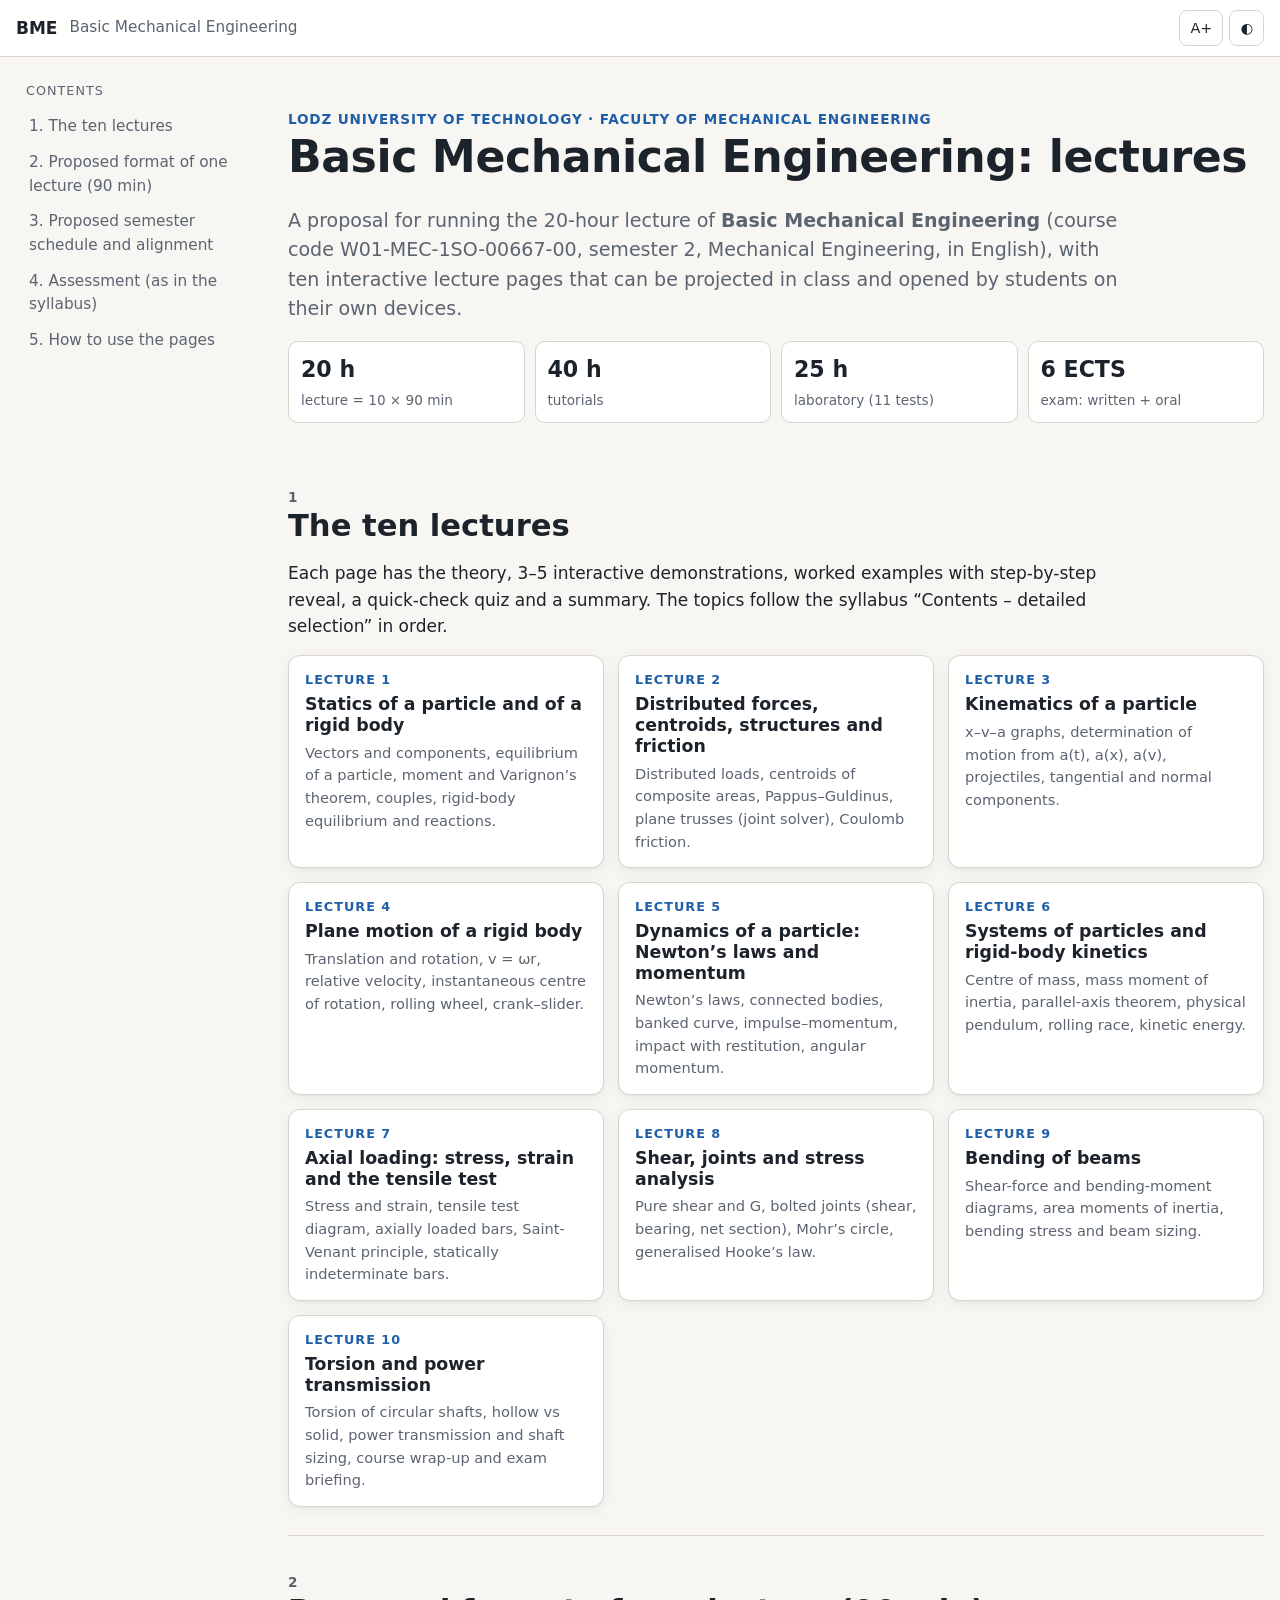
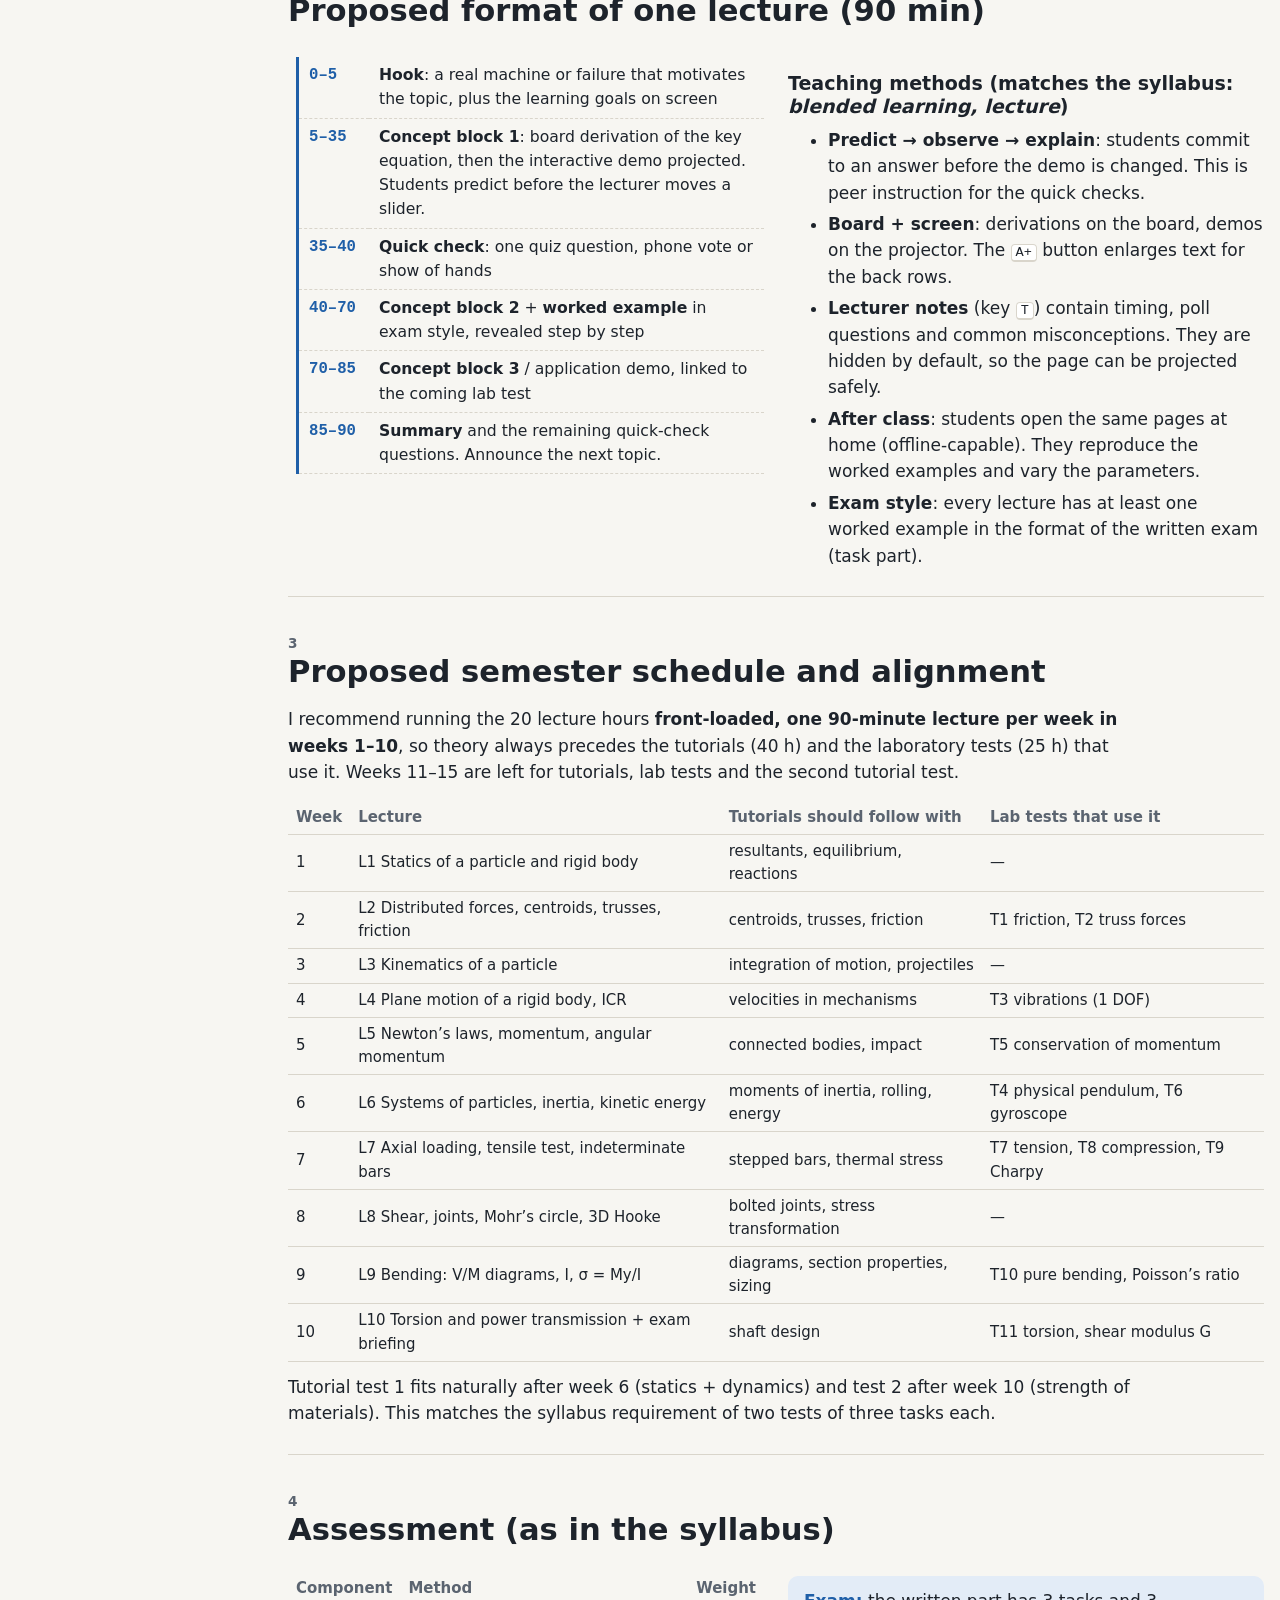
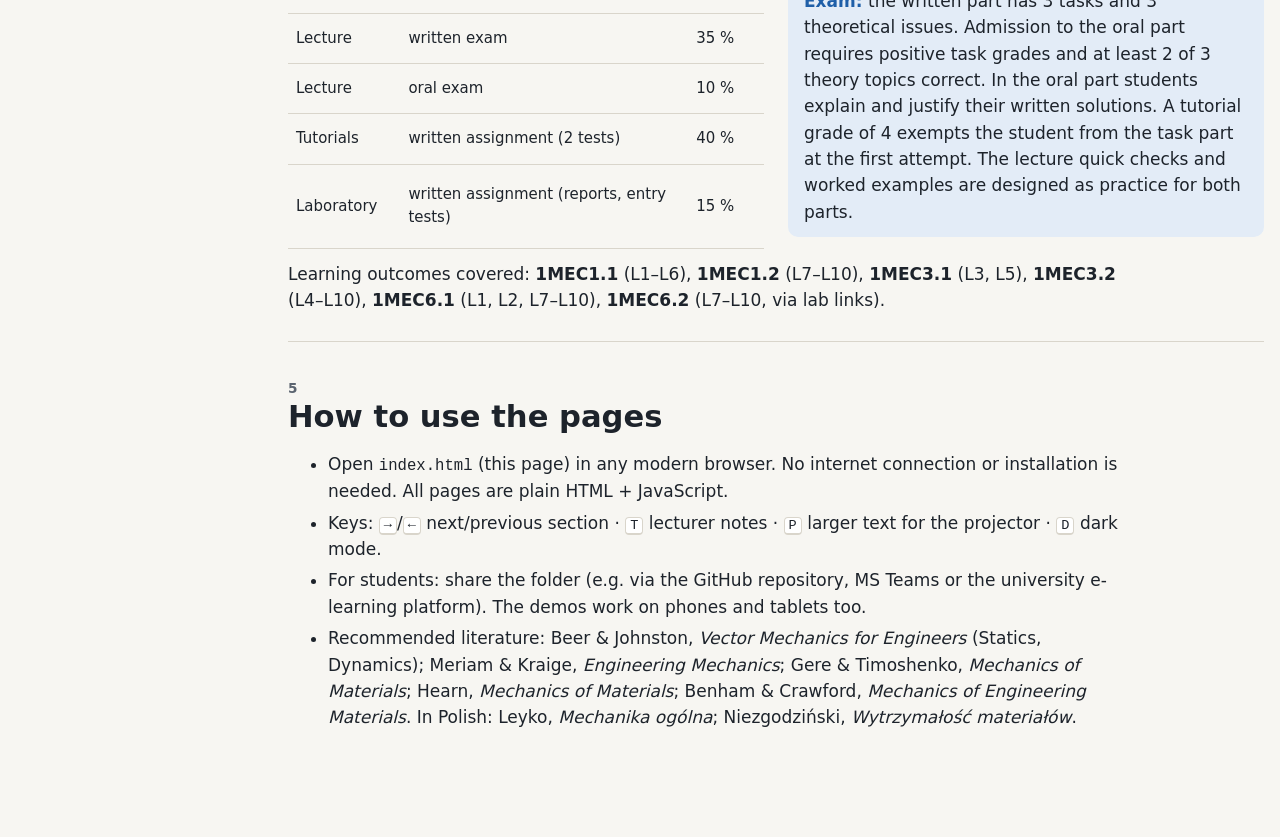
<file: basic_mechanical_engineering/index.html>
<!doctype html>
<html lang="en">
<head>
<meta charset="utf-8">
<meta name="viewport" content="width=device-width, initial-scale=1">
<title>Basic Mechanical Engineering</title>
<link rel="stylesheet" href="assets/lecture.css">
<style>
  .cards { display: grid; grid-template-columns: repeat(auto-fill, minmax(280px, 1fr)); gap: 14px; margin: 16px 0; }
  .card { display: block; text-decoration: none; color: var(--ink); background: var(--surface); border: 1px solid var(--line); border-radius: var(--radius); padding: 14px 16px; box-shadow: var(--shadow); }
  .card:hover { border-color: var(--accent); }
  .card .n { font-size: .75rem; font-weight: 700; letter-spacing: .08em; text-transform: uppercase; color: var(--accent); }
  .card h3 { margin: 4px 0 6px; font-size: 1.02rem; }
  .card p { margin: 0; font-size: .86rem; color: var(--muted); }
  .facts { display: grid; grid-template-columns: repeat(auto-fit, minmax(150px, 1fr)); gap: 10px; margin: 16px 0; }
  .fact { background: var(--surface); border: 1px solid var(--line); border-radius: 10px; padding: 10px 12px; }
  .fact b { display: block; font-size: 1.3rem; }
  .fact span { font-size: .8rem; color: var(--muted); }
  .timeline { display: grid; grid-template-columns: 70px 1fr; gap: 0; border-left: 3px solid var(--accent); margin: 12px 0 12px 8px; }
  .timeline div { padding: 6px 10px; border-bottom: 1px dashed var(--line); font-size: .92rem; }
  .timeline div:nth-child(odd) { font-family: var(--mono); font-weight: 700; color: var(--accent); }
  table.data td, table.data th { text-align: left; }
</style>
</head>
<body>
<div class="layout">
<nav class="toc" aria-label="Sections"></nav>
<main>

<header class="hero">
  <div class="kicker">Lodz University of Technology · Faculty of Mechanical Engineering</div>
  <h1>Basic Mechanical Engineering: lectures</h1>
  <p class="lead">A proposal for running the 20-hour lecture of <b>Basic Mechanical Engineering</b> (course code W01-MEC-1SO-00667-00, semester 2, Mechanical Engineering, in English), with ten interactive lecture pages that can be projected in class and opened by students on their own devices.</p>
  <div class="facts">
    <div class="fact"><b>20 h</b><span>lecture = 10 × 90 min</span></div>
    <div class="fact"><b>40 h</b><span>tutorials</span></div>
    <div class="fact"><b>25 h</b><span>laboratory (11 tests)</span></div>
    <div class="fact"><b>6 ECTS</b><span>exam: written + oral</span></div>
  </div>
</header>

<section class="slide" id="lectures">
  <h2>The ten lectures</h2>
  <p class="prose">Each page has the theory, 3–5 interactive demonstrations, worked examples with step-by-step reveal, a quick-check quiz and a summary. The topics follow the syllabus “Contents – detailed selection” in order.</p>
  <div class="cards" id="cards"></div>
</section>

<section class="slide" id="format">
  <h2>Proposed format of one lecture (90 min)</h2>
  <div class="two">
    <div>
      <div class="timeline">
        <div>0–5</div><div><b>Hook</b>: a real machine or failure that motivates the topic, plus the learning goals on screen</div>
        <div>5–35</div><div><b>Concept block 1</b>: board derivation of the key equation, then the interactive demo projected. Students predict before the lecturer moves a slider.</div>
        <div>35–40</div><div><b>Quick check</b>: one quiz question, phone vote or show of hands</div>
        <div>40–70</div><div><b>Concept block 2</b> + <b>worked example</b> in exam style, revealed step by step</div>
        <div>70–85</div><div><b>Concept block 3</b> / application demo, linked to the coming lab test</div>
        <div>85–90</div><div><b>Summary</b> and the remaining quick-check questions. Announce the next topic.</div>
      </div>
    </div>
    <div>
      <h3>Teaching methods (matches the syllabus: <i>blended learning, lecture</i>)</h3>
      <ul class="prose">
        <li><b>Predict → observe → explain</b>: students commit to an answer before the demo is changed. This is peer instruction for the quick checks.</li>
        <li><b>Board + screen</b>: derivations on the board, demos on the projector. The <kbd>A+</kbd> button enlarges text for the back rows.</li>
        <li><b>Lecturer notes</b> (key <kbd>T</kbd>) contain timing, poll questions and common misconceptions. They are hidden by default, so the page can be projected safely.</li>
        <li><b>After class</b>: students open the same pages at home (offline-capable). They reproduce the worked examples and vary the parameters.</li>
        <li><b>Exam style</b>: every lecture has at least one worked example in the format of the written exam (task part).</li>
      </ul>
    </div>
  </div>
</section>

<section class="slide" id="schedule">
  <h2>Proposed semester schedule and alignment</h2>
  <p class="prose">I recommend running the 20 lecture hours <b>front-loaded, one 90-minute lecture per week in weeks 1–10</b>, so theory always precedes the tutorials (40 h) and the laboratory tests (25 h) that use it. Weeks 11–15 are left for tutorials, lab tests and the second tutorial test.</p>
  <table class="data">
    <tr><th>Week</th><th>Lecture</th><th>Tutorials should follow with</th><th>Lab tests that use it</th></tr>
    <tr><td>1</td><td>L1 Statics of a particle and rigid body</td><td>resultants, equilibrium, reactions</td><td>—</td></tr>
    <tr><td>2</td><td>L2 Distributed forces, centroids, trusses, friction</td><td>centroids, trusses, friction</td><td>T1 friction, T2 truss forces</td></tr>
    <tr><td>3</td><td>L3 Kinematics of a particle</td><td>integration of motion, projectiles</td><td>—</td></tr>
    <tr><td>4</td><td>L4 Plane motion of a rigid body, ICR</td><td>velocities in mechanisms</td><td>T3 vibrations (1 DOF)</td></tr>
    <tr><td>5</td><td>L5 Newton’s laws, momentum, angular momentum</td><td>connected bodies, impact</td><td>T5 conservation of momentum</td></tr>
    <tr><td>6</td><td>L6 Systems of particles, inertia, kinetic energy</td><td>moments of inertia, rolling, energy</td><td>T4 physical pendulum, T6 gyroscope</td></tr>
    <tr><td>7</td><td>L7 Axial loading, tensile test, indeterminate bars</td><td>stepped bars, thermal stress</td><td>T7 tension, T8 compression, T9 Charpy</td></tr>
    <tr><td>8</td><td>L8 Shear, joints, Mohr’s circle, 3D Hooke</td><td>bolted joints, stress transformation</td><td>—</td></tr>
    <tr><td>9</td><td>L9 Bending: V/M diagrams, I, σ = My/I</td><td>diagrams, section properties, sizing</td><td>T10 pure bending, Poisson’s ratio</td></tr>
    <tr><td>10</td><td>L10 Torsion and power transmission + exam briefing</td><td>shaft design</td><td>T11 torsion, shear modulus G</td></tr>
  </table>
  <p class="prose" style="margin-top:12px">Tutorial test 1 fits naturally after week 6 (statics + dynamics) and test 2 after week 10 (strength of materials). This matches the syllabus requirement of two tests of three tasks each.</p>
</section>

<section class="slide" id="assessment">
  <h2>Assessment (as in the syllabus)</h2>
  <div class="two">
    <table class="data">
      <tr><th>Component</th><th>Method</th><th>Weight</th></tr>
      <tr><td>Lecture</td><td>written exam</td><td>35 %</td></tr>
      <tr><td>Lecture</td><td>oral exam</td><td>10 %</td></tr>
      <tr><td>Tutorials</td><td>written assignment (2 tests)</td><td>40 %</td></tr>
      <tr><td>Laboratory</td><td>written assignment (reports, entry tests)</td><td>15 %</td></tr>
    </table>
    <div class="key"><strong>Exam:</strong> the written part has 3 tasks and 3 theoretical issues. Admission to the oral part requires positive task grades and at least 2 of 3 theory topics correct. In the oral part students explain and justify their written solutions. A tutorial grade of 4 exempts the student from the task part at the first attempt. The lecture quick checks and worked examples are designed as practice for both parts.</div>
  </div>
  <p class="prose" style="margin-top:12px">Learning outcomes covered: <b>1MEC1.1</b> (L1–L6), <b>1MEC1.2</b> (L7–L10), <b>1MEC3.1</b> (L3, L5), <b>1MEC3.2</b> (L4–L10), <b>1MEC6.1</b> (L1, L2, L7–L10), <b>1MEC6.2</b> (L7–L10, via lab links).</p>
</section>

<section class="slide" id="howto">
  <h2>How to use the pages</h2>
  <ul class="prose">
    <li>Open <code>index.html</code> (this page) in any modern browser. No internet connection or installation is needed. All pages are plain HTML + JavaScript.</li>
    <li>Keys: <kbd>→</kbd>/<kbd>←</kbd> next/previous section · <kbd>T</kbd> lecturer notes · <kbd>P</kbd> larger text for the projector · <kbd>D</kbd> dark mode.</li>
    <li>For students: share the folder (e.g. via the GitHub repository, MS Teams or the university e-learning platform). The demos work on phones and tablets too.</li>
    <li>Recommended literature: Beer &amp; Johnston, <i>Vector Mechanics for Engineers</i> (Statics, Dynamics); Meriam &amp; Kraige, <i>Engineering Mechanics</i>; Gere &amp; Timoshenko, <i>Mechanics of Materials</i>; Hearn, <i>Mechanics of Materials</i>; Benham &amp; Crawford, <i>Mechanics of Engineering Materials</i>. In Polish: Leyko, <i>Mechanika ogólna</i>; Niezgodziński, <i>Wytrzymałość materiałów</i>.</li>
  </ul>
</section>

</main>
</div>
<script src="assets/lecture.js"></script>
<script>
(function () {
  const blurbs = {
    1: 'Vectors and components, equilibrium of a particle, moment and Varignon’s theorem, couples, rigid-body equilibrium and reactions.',
    2: 'Distributed loads, centroids of composite areas, Pappus–Guldinus, plane trusses (joint solver), Coulomb friction.',
    3: 'x–v–a graphs, determination of motion from a(t), a(x), a(v), projectiles, tangential and normal components.',
    4: 'Translation and rotation, v = ωr, relative velocity, instantaneous centre of rotation, rolling wheel, crank–slider.',
    5: 'Newton’s laws, connected bodies, banked curve, impulse–momentum, impact with restitution, angular momentum.',
    6: 'Centre of mass, mass moment of inertia, parallel-axis theorem, physical pendulum, rolling race, kinetic energy.',
    7: 'Stress and strain, tensile test diagram, axially loaded bars, Saint-Venant principle, statically indeterminate bars.',
    8: 'Pure shear and G, bolted joints (shear, bearing, net section), Mohr’s circle, generalised Hooke’s law.',
    9: 'Shear-force and bending-moment diagrams, area moments of inertia, bending stress and beam sizing.',
    10: 'Torsion of circular shafts, hollow vs solid, power transmission and shaft sizing, course wrap-up and exam briefing.'
  };
  document.getElementById('cards').innerHTML = BME.LECTURES.map((l) =>
    '<a class="card" href="' + l.file + '"><div class="n">Lecture ' + l.n + '</div><h3>' + l.title + '</h3><p>' + blurbs[l.n] + '</p></a>').join('');
})();
</script>
</body>
</html>
</file>
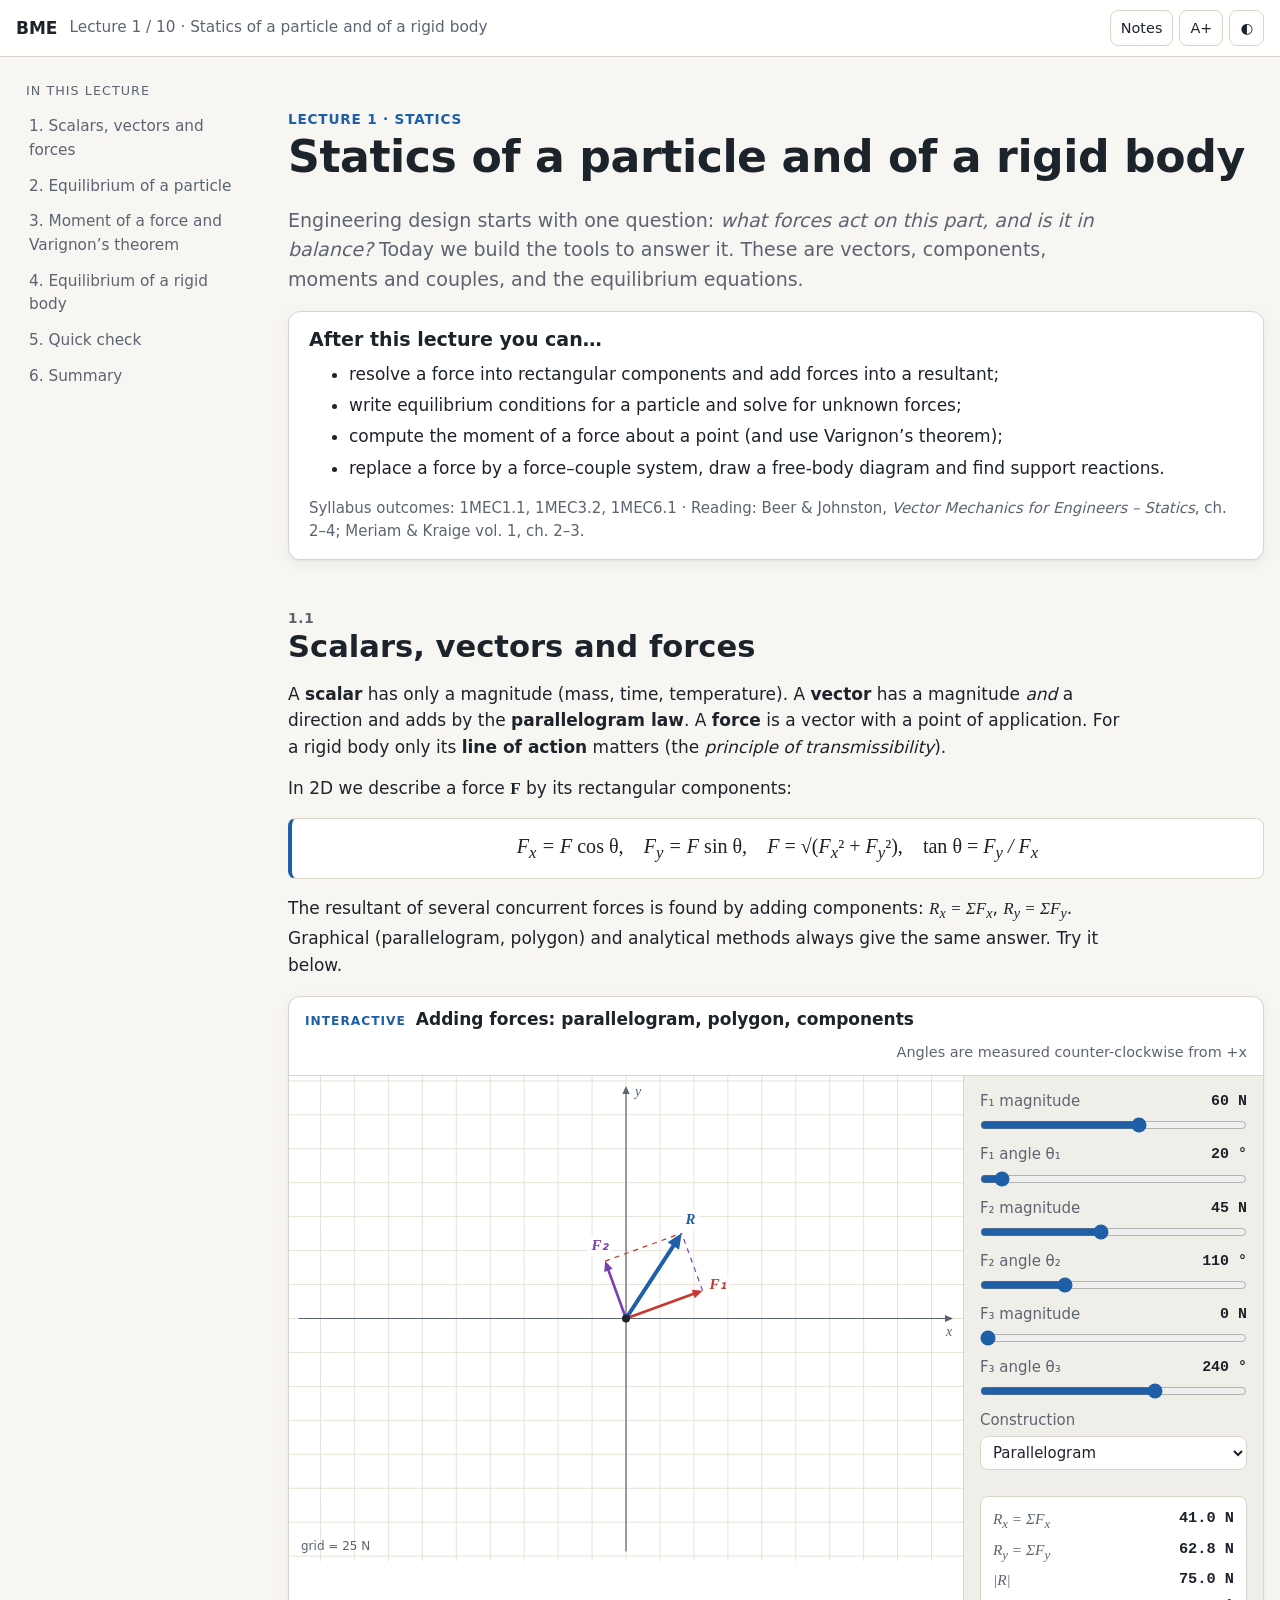
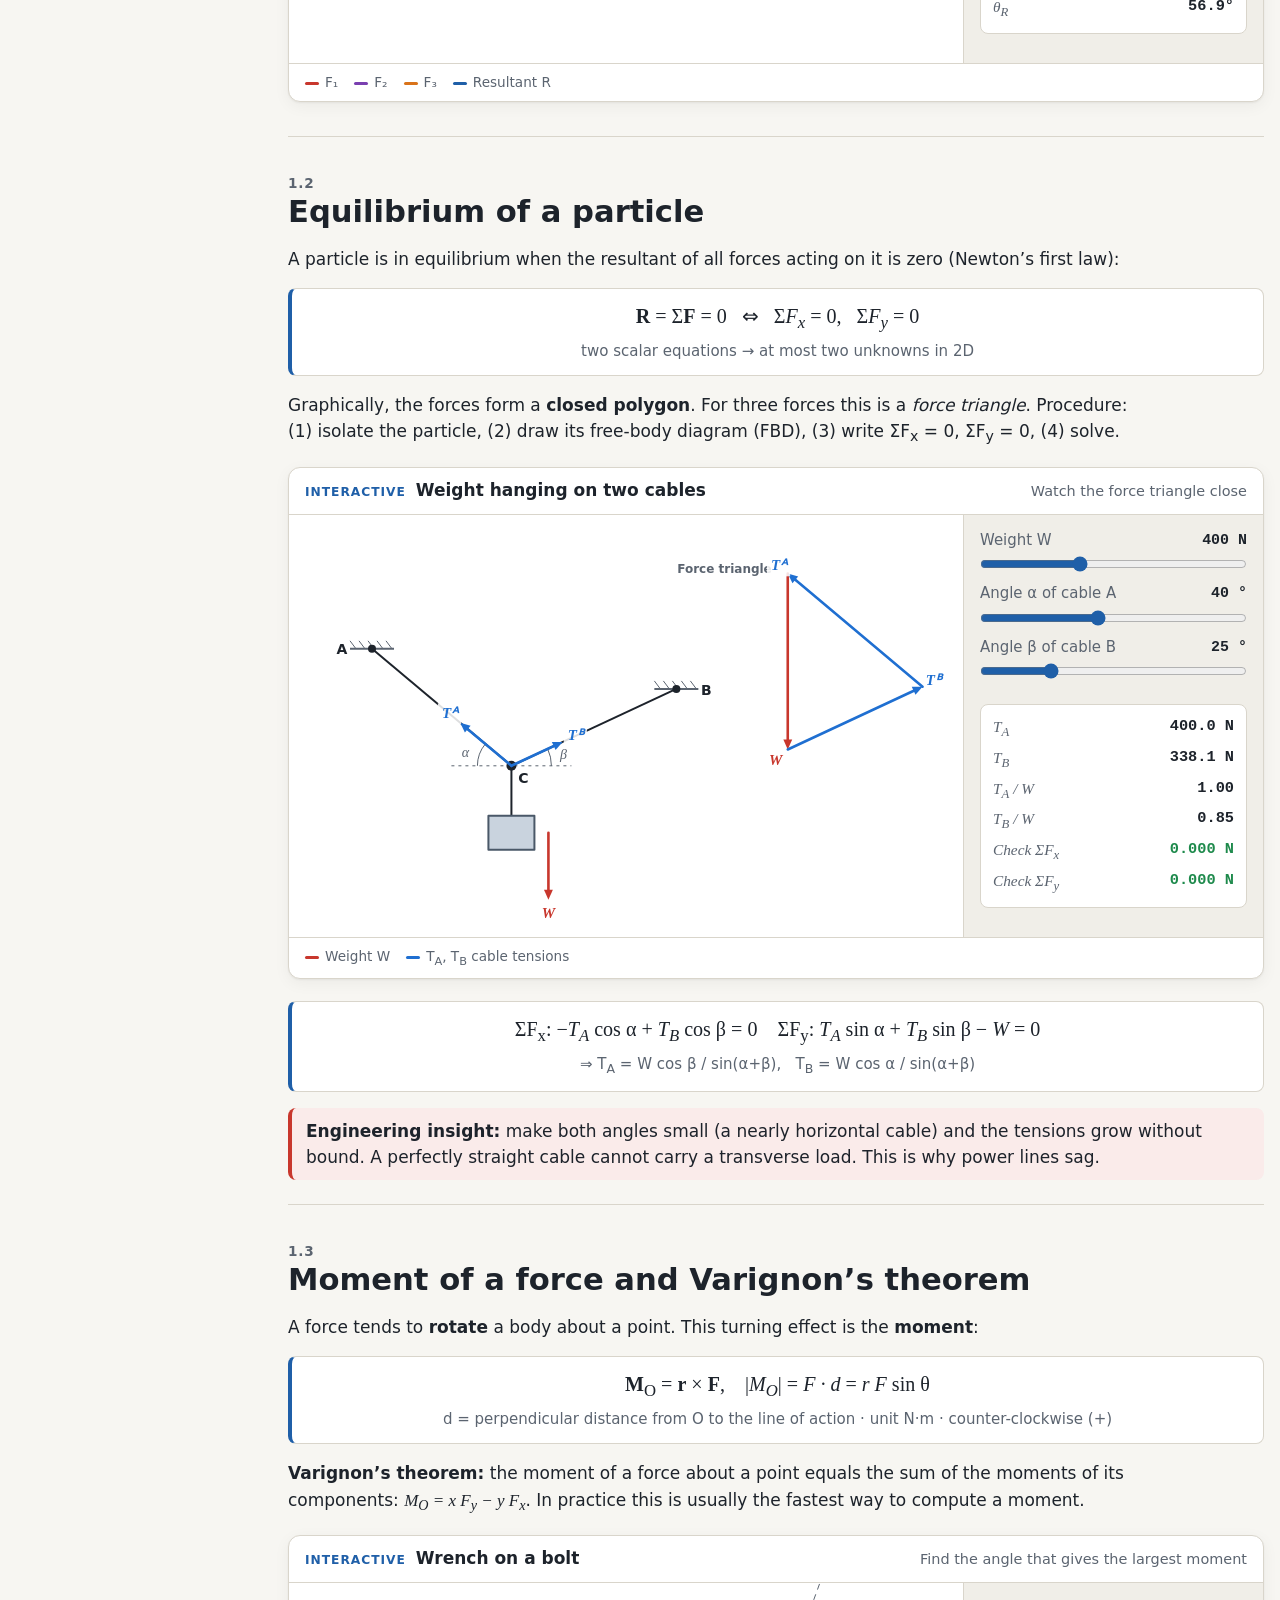
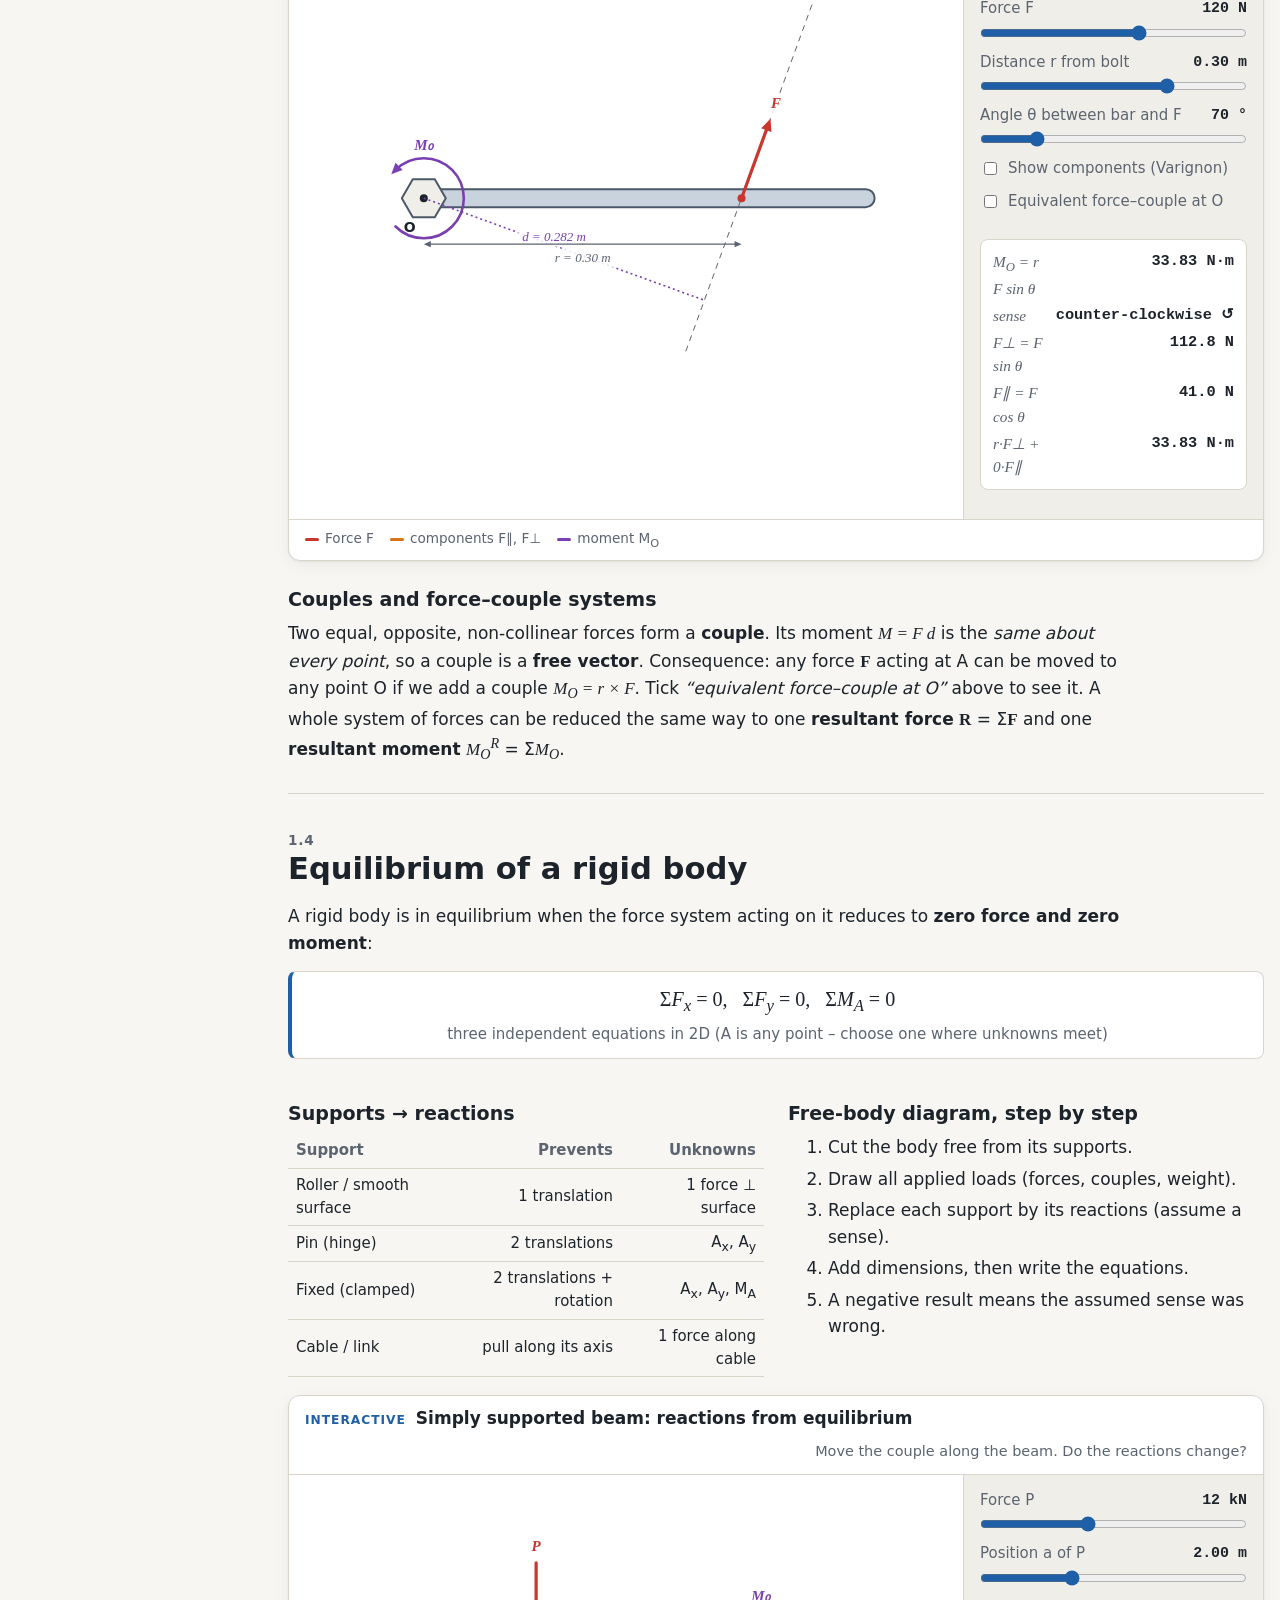
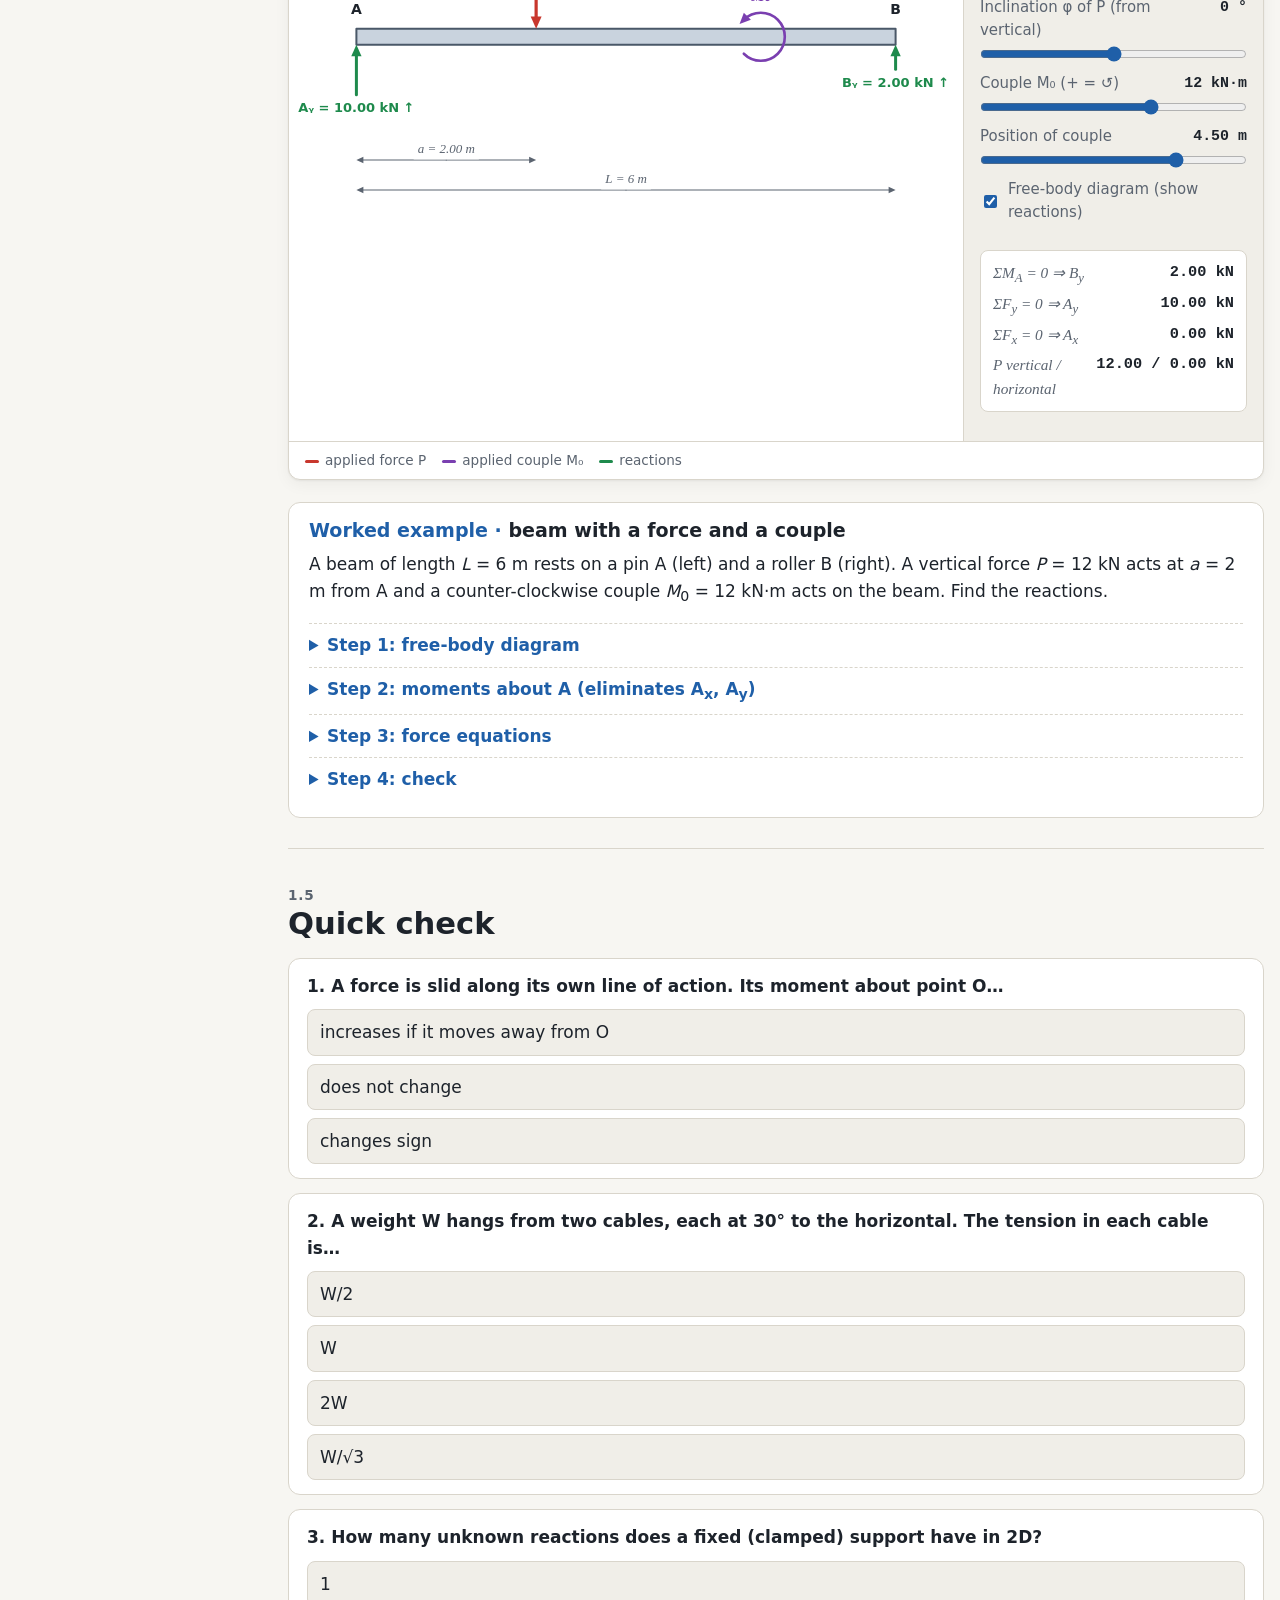
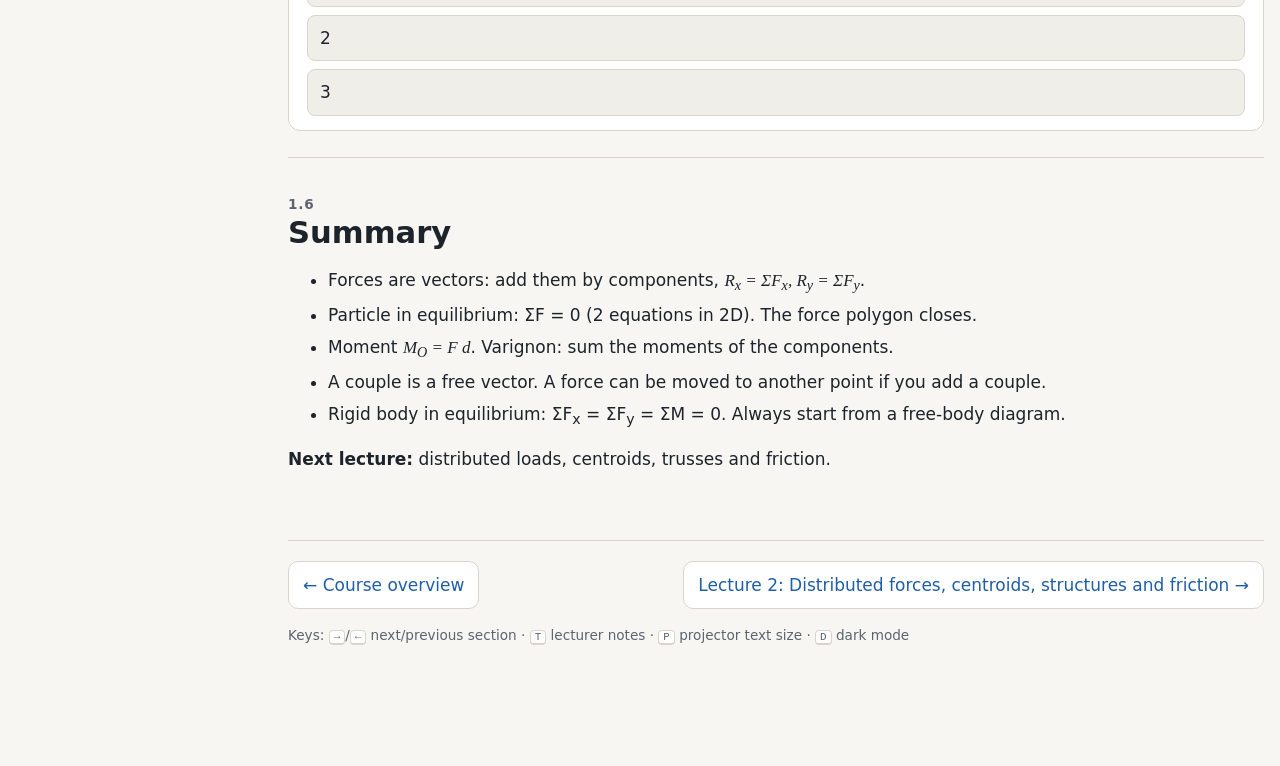
<file: basic_mechanical_engineering/lecture01.html>
<!doctype html>
<html lang="en">
<head>
<meta charset="utf-8">
<meta name="viewport" content="width=device-width, initial-scale=1">
<title>Statics of Rigid Bodies</title>
<link rel="stylesheet" href="assets/lecture.css">
</head>
<body data-lecture="1">
<div class="layout">
<nav class="toc" aria-label="Sections"></nav>
<main>

<header class="hero">
  <div class="kicker">Lecture 1 · Statics</div>
  <h1>Statics of a particle and of a rigid body</h1>
  <p class="lead">Engineering design starts with one question: <em>what forces act on this part, and is it in balance?</em> Today we build the tools to answer it. These are vectors, components, moments and couples, and the equilibrium equations.</p>
  <div class="goals">
    <h3>After this lecture you can…</h3>
    <ul>
      <li>resolve a force into rectangular components and add forces into a resultant;</li>
      <li>write equilibrium conditions for a particle and solve for unknown forces;</li>
      <li>compute the moment of a force about a point (and use Varignon’s theorem);</li>
      <li>replace a force by a force–couple system, draw a free-body diagram and find support reactions.</li>
    </ul>
    <p style="margin:0;color:var(--muted);font-size:.88rem">Syllabus outcomes: 1MEC1.1, 1MEC3.2, 1MEC6.1 · Reading: Beer &amp; Johnston, <i>Vector Mechanics for Engineers – Statics</i>, ch. 2–4; Meriam &amp; Kraige vol. 1, ch. 2–3.</p>
  </div>
  <aside class="notes">90 min plan: 1 → 5 min, 2 → 15 min, 3 → 15 min, 4 → 20 min, 5 → 25 min (incl. worked example), 6 → 10 min. Ask students to keep the page open on phones; all demos work on touch screens.</aside>
</header>

<section class="slide" id="vectors">
  <h2>Scalars, vectors and forces</h2>
  <div class="prose">
    <p>A <b>scalar</b> has only a magnitude (mass, time, temperature). A <b>vector</b> has a magnitude <i>and</i> a direction and adds by the <b>parallelogram law</b>. A <b>force</b> is a vector with a point of application. For a rigid body only its <b>line of action</b> matters (the <em>principle of transmissibility</em>).</p>
    <p>In 2D we describe a force <span class="m vec">F</span> by its rectangular components:</p>
  </div>
  <div class="eq"><span class="m">F<sub>x</sub> = F</span> cos θ, &nbsp;&nbsp; <span class="m">F<sub>y</sub> = F</span> sin θ, &nbsp;&nbsp; <span class="m">F</span> = √(<span class="m">F<sub>x</sub></span>² + <span class="m">F<sub>y</sub></span>²), &nbsp;&nbsp; tan θ = <span class="m">F<sub>y</sub> / F<sub>x</sub></span></div>
  <p class="prose">The resultant of several concurrent forces is found by adding components: <span class="m">R<sub>x</sub> = ΣF<sub>x</sub></span>, <span class="m">R<sub>y</sub> = ΣF<sub>y</sub></span>. Graphical (parallelogram, polygon) and analytical methods always give the same answer. Try it below.</p>

  <div class="demo">
    <div class="demo-head"><span class="tag">Interactive</span><h3>Adding forces: parallelogram, polygon, components</h3><span class="hint">Angles are measured counter-clockwise from +x</span></div>
    <div class="demo-body">
      <canvas id="d1" data-aspect="0.72" aria-label="Force addition diagram"></canvas>
      <div class="ctrl" id="d1c"></div>
    </div>
    <div class="legend"><span style="--c:var(--force)">F₁</span><span style="--c:var(--moment)">F₂</span><span style="--c:var(--accel)">F₃</span><span style="--c:var(--accent)">Resultant R</span></div>
  </div>
  <aside class="notes">Ask: “With F₁ = F₂ = 50 N, which angle between them gives R = 50 N?” (120°). Then switch to polygon mode and show that order of addition doesn’t matter.</aside>
</section>

<section class="slide" id="particle">
  <h2>Equilibrium of a particle</h2>
  <div class="prose">
    <p>A particle is in equilibrium when the resultant of all forces acting on it is zero (Newton’s first law):</p>
  </div>
  <div class="eq"><span class="m vec">R</span> = Σ<span class="m vec">F</span> = 0 &nbsp; ⇔ &nbsp; Σ<span class="m">F<sub>x</sub></span> = 0, &nbsp; Σ<span class="m">F<sub>y</sub></span> = 0<span class="lbl">two scalar equations → at most two unknowns in 2D</span></div>
  <div class="prose">
    <p>Graphically, the forces form a <b>closed polygon</b>. For three forces this is a <em>force triangle</em>. Procedure: (1) isolate the particle, (2) draw its free-body diagram (FBD), (3) write ΣF<sub>x</sub> = 0, ΣF<sub>y</sub> = 0, (4) solve.</p>
  </div>
  <div class="demo">
    <div class="demo-head"><span class="tag">Interactive</span><h3>Weight hanging on two cables</h3><span class="hint">Watch the force triangle close</span></div>
    <div class="demo-body">
      <canvas id="d2" data-aspect="0.62" aria-label="Weight suspended by two cables"></canvas>
      <div class="ctrl" id="d2c"></div>
    </div>
    <div class="legend"><span style="--c:var(--force)">Weight W</span><span style="--c:var(--tension)">T<sub>A</sub>, T<sub>B</sub> cable tensions</span></div>
  </div>
  <div class="eq">ΣF<sub>x</sub>: −<span class="m">T<sub>A</sub></span> cos α + <span class="m">T<sub>B</sub></span> cos β = 0 &nbsp;&nbsp; ΣF<sub>y</sub>: <span class="m">T<sub>A</sub></span> sin α + <span class="m">T<sub>B</sub></span> sin β − <span class="m">W</span> = 0
    <span class="lbl">⇒ T<sub>A</sub> = W cos β / sin(α+β), &nbsp; T<sub>B</sub> = W cos α / sin(α+β)</span></div>
  <div class="warn"><b>Engineering insight:</b> make both angles small (a nearly horizontal cable) and the tensions grow without bound. A perfectly straight cable cannot carry a transverse load. This is why power lines sag.</div>
  <aside class="notes">Live poll: set α = β = 30°. What is T? Answer T = W. Then drop to 10°: T ≈ 2.9 W. Link to Lab Test 2 (forces in truss members, strain gauges).</aside>
</section>

<section class="slide" id="moment">
  <h2>Moment of a force and Varignon’s theorem</h2>
  <div class="prose">
    <p>A force tends to <b>rotate</b> a body about a point. This turning effect is the <b>moment</b>:</p>
  </div>
  <div class="eq"><span class="m vec">M</span><sub>O</sub> = <span class="m vec">r</span> × <span class="m vec">F</span>, &nbsp;&nbsp; |<span class="m">M<sub>O</sub></span>| = <span class="m">F · d</span> = <span class="m">r F</span> sin θ
    <span class="lbl">d = perpendicular distance from O to the line of action · unit N·m · counter-clockwise (+)</span></div>
  <div class="prose">
    <p><b>Varignon’s theorem:</b> the moment of a force about a point equals the sum of the moments of its components: <span class="m">M<sub>O</sub> = x F<sub>y</sub> − y F<sub>x</sub></span>. In practice this is usually the fastest way to compute a moment.</p>
  </div>
  <div class="demo">
    <div class="demo-head"><span class="tag">Interactive</span><h3>Wrench on a bolt</h3><span class="hint">Find the angle that gives the largest moment</span></div>
    <div class="demo-body">
      <canvas id="d3" data-aspect="0.55" aria-label="Moment of a force on a wrench"></canvas>
      <div class="ctrl" id="d3c"></div>
    </div>
    <div class="legend"><span style="--c:var(--force)">Force F</span><span style="--c:var(--accel)">components F∥, F⊥</span><span style="--c:var(--moment)">moment M<sub>O</sub></span></div>
  </div>
  <h3>Couples and force–couple systems</h3>
  <div class="prose">
    <p>Two equal, opposite, non-collinear forces form a <b>couple</b>. Its moment <span class="m">M = F d</span> is the <em>same about every point</em>, so a couple is a <b>free vector</b>. Consequence: any force <span class="m vec">F</span> acting at A can be moved to any point O if we add a couple <span class="m">M<sub>O</sub> = r × F</span>. Tick <i>“equivalent force–couple at O”</i> above to see it. A whole system of forces can be reduced the same way to one <b>resultant force</b> <span class="m vec">R</span> = Σ<span class="m vec">F</span> and one <b>resultant moment</b> <span class="m">M<sub>O</sub><sup>R</sup></span> = Σ<span class="m">M<sub>O</sub></span>.</p>
  </div>
  <aside class="notes">Physical demo idea: bring a real wrench. Ask why pushing at 90° works best, and why a longer wrench (“cheater bar”) helps.</aside>
</section>

<section class="slide" id="rigid">
  <h2>Equilibrium of a rigid body</h2>
  <div class="prose">
    <p>A rigid body is in equilibrium when the force system acting on it reduces to <b>zero force and zero moment</b>:</p>
  </div>
  <div class="eq">Σ<span class="m">F<sub>x</sub></span> = 0, &nbsp; Σ<span class="m">F<sub>y</sub></span> = 0, &nbsp; Σ<span class="m">M<sub>A</sub></span> = 0<span class="lbl">three independent equations in 2D (A is any point – choose one where unknowns meet)</span></div>
  <div class="two">
    <div>
      <h3>Supports → reactions</h3>
      <table class="data">
        <tr><th>Support</th><th>Prevents</th><th>Unknowns</th></tr>
        <tr><td>Roller / smooth surface</td><td>1 translation</td><td>1 force ⊥ surface</td></tr>
        <tr><td>Pin (hinge)</td><td>2 translations</td><td>A<sub>x</sub>, A<sub>y</sub></td></tr>
        <tr><td>Fixed (clamped)</td><td>2 translations + rotation</td><td>A<sub>x</sub>, A<sub>y</sub>, M<sub>A</sub></td></tr>
        <tr><td>Cable / link</td><td>pull along its axis</td><td>1 force along cable</td></tr>
      </table>
    </div>
    <div>
      <h3>Free-body diagram, step by step</h3>
      <ol>
        <li>Cut the body free from its supports.</li>
        <li>Draw all applied loads (forces, couples, weight).</li>
        <li>Replace each support by its reactions (assume a sense).</li>
        <li>Add dimensions, then write the equations.</li>
        <li>A negative result means the assumed sense was wrong.</li>
      </ol>
    </div>
  </div>
  <div class="demo">
    <div class="demo-head"><span class="tag">Interactive</span><h3>Simply supported beam: reactions from equilibrium</h3><span class="hint">Move the couple along the beam. Do the reactions change?</span></div>
    <div class="demo-body">
      <canvas id="d4" data-aspect="0.5" aria-label="Beam with point load and couple"></canvas>
      <div class="ctrl" id="d4c"></div>
    </div>
    <div class="legend"><span style="--c:var(--force)">applied force P</span><span style="--c:var(--moment)">applied couple M₀</span><span style="--c:var(--reaction)">reactions</span></div>
  </div>
  <div class="example">
    <h3>beam with a force and a couple</h3>
    <p>A beam of length <i>L</i> = 6 m rests on a pin A (left) and a roller B (right). A vertical force <i>P</i> = 12 kN acts at <i>a</i> = 2 m from A and a counter-clockwise couple <i>M</i><sub>0</sub> = 12 kN·m acts on the beam. Find the reactions.</p>
    <details class="step"><summary>Step 1: free-body diagram</summary>Unknowns: A<sub>x</sub>, A<sub>y</sub> (pin), B<sub>y</sub> (roller). That is three unknowns and three equations, so the beam is statically determinate.</details>
    <details class="step"><summary>Step 2: moments about A (eliminates A<sub>x</sub>, A<sub>y</sub>)</summary>ΣM<sub>A</sub> = B<sub>y</sub>·6 − 12·2 + 12 = 0 ⇒ <b>B<sub>y</sub> = 2 kN</b> ↑</details>
    <details class="step"><summary>Step 3: force equations</summary>ΣF<sub>y</sub> = A<sub>y</sub> + 2 − 12 = 0 ⇒ <b>A<sub>y</sub> = 10 kN</b> ↑ ; &nbsp; ΣF<sub>x</sub> = A<sub>x</sub> = 0.</details>
    <details class="step"><summary>Step 4: check</summary>ΣM<sub>B</sub> = −A<sub>y</sub>·6 + 12·4 + 12 = −60 + 48 + 12 = 0 ✓. Now set these values in the demo above (φ = 0) and confirm.</details>
  </div>
  <aside class="notes">Key misconception: students “move” the couple and expect the reactions to change. Let them drag the couple slider. This is the free-vector property in action.</aside>
</section>

<section class="slide" id="check">
  <h2>Quick check</h2>
  <div class="quiz">
    <p class="q">1. A force is slid along its own line of action. Its moment about point O…</p>
    <div class="opts">
      <button class="opt">increases if it moves away from O</button>
      <button class="opt" data-ok>does not change</button>
      <button class="opt">changes sign</button>
    </div>
    <p class="why">The perpendicular distance d from O to the line of action is unchanged (principle of transmissibility), so M = F·d is unchanged.</p>
  </div>
  <div class="quiz">
    <p class="q">2. A weight W hangs from two cables, each at 30° to the horizontal. The tension in each cable is…</p>
    <div class="opts">
      <button class="opt">W/2</button>
      <button class="opt" data-ok>W</button>
      <button class="opt">2W</button>
      <button class="opt">W/√3</button>
    </div>
    <p class="why">2T sin 30° = W ⇒ T = W. Check it in the cable demo.</p>
  </div>
  <div class="quiz">
    <p class="q">3. How many unknown reactions does a fixed (clamped) support have in 2D?</p>
    <div class="opts">
      <button class="opt">1</button>
      <button class="opt">2</button>
      <button class="opt" data-ok>3</button>
    </div>
    <p class="why">Two force components and one reaction moment. It prevents both translations and rotation.</p>
  </div>
</section>

<section class="slide" id="summary">
  <h2>Summary</h2>
  <ul class="prose">
    <li>Forces are vectors: add them by components, <span class="m">R<sub>x</sub> = ΣF<sub>x</sub>, R<sub>y</sub> = ΣF<sub>y</sub></span>.</li>
    <li>Particle in equilibrium: ΣF = 0 (2 equations in 2D). The force polygon closes.</li>
    <li>Moment <span class="m">M<sub>O</sub> = F d</span>. Varignon: sum the moments of the components.</li>
    <li>A couple is a free vector. A force can be moved to another point if you add a couple.</li>
    <li>Rigid body in equilibrium: ΣF<sub>x</sub> = ΣF<sub>y</sub> = ΣM = 0. Always start from a free-body diagram.</li>
  </ul>
  <p class="prose"><b>Next lecture:</b> distributed loads, centroids, trusses and friction.</p>
</section>

</main>
</div>

<script src="assets/lecture.js"></script>
<script>
/* ---------- Demo 1: vector addition ---------- */
(function () {
  const v = BME.controls('d1c', [
    { id: 'F1', label: 'F₁ magnitude', min: 0, max: 100, step: 1, value: 60, unit: 'N' },
    { id: 'a1', label: 'F₁ angle θ₁', min: 0, max: 360, step: 1, value: 20, unit: '°' },
    { id: 'F2', label: 'F₂ magnitude', min: 0, max: 100, step: 1, value: 45, unit: 'N' },
    { id: 'a2', label: 'F₂ angle θ₂', min: 0, max: 360, step: 1, value: 110, unit: '°' },
    { id: 'F3', label: 'F₃ magnitude', min: 0, max: 100, step: 1, value: 0, unit: 'N' },
    { id: 'a3', label: 'F₃ angle θ₃', min: 0, max: 360, step: 1, value: 240, unit: '°' },
    { type: 'select', id: 'mode', label: 'Construction', options: [['para', 'Parallelogram'], ['poly', 'Tip-to-tail polygon'], ['comp', 'Rectangular components']] },
    { html: '<dl class="readout" id="d1r"></dl>' }
  ], () => o.redraw());

  const o = BME.canvas('d1', (ctx, w, h) => {
    const cx = w / 2, cy = h / 2, s = Math.min(w, h) * 0.42 / 150;
    const P = (x, y) => [cx + x * s, cy - y * s];
    const muted = BME.c('--muted'), grid = BME.c('--grid');
    // grid every 25 N
    ctx.strokeStyle = grid; ctx.lineWidth = 1;
    for (let g = -300; g <= 300; g += 25) {
      const [gx] = P(g, 0), [, gy] = P(0, g);
      ctx.beginPath(); ctx.moveTo(gx, 0); ctx.lineTo(gx, h); ctx.stroke();
      ctx.beginPath(); ctx.moveTo(0, gy); ctx.lineTo(w, gy); ctx.stroke();
    }
    BME.arrow(ctx, 10, cy, w - 10, cy, muted, { width: 1.2, head: 8 });
    BME.arrow(ctx, cx, h - 10, cx, 10, muted, { width: 1.2, head: 8 });
    BME.text(ctx, 'x', w - 14, cy + 14, { color: muted, italic: true });
    BME.text(ctx, 'y', cx + 12, 16, { color: muted, italic: true });
    BME.text(ctx, 'grid = 25 N', 12, h - 14, { color: muted, size: 12, align: 'left' });

    const F = [
      { m: v.F1, a: v.a1 * BME.deg, c: BME.c('--force'), l: 'F₁' },
      { m: v.F2, a: v.a2 * BME.deg, c: BME.c('--moment'), l: 'F₂' },
      { m: v.F3, a: v.a3 * BME.deg, c: BME.c('--accel'), l: 'F₃' }
    ].filter((f) => f.m > 0);
    F.forEach((f) => { f.x = f.m * Math.cos(f.a); f.y = f.m * Math.sin(f.a); });
    const Rx = F.reduce((t, f) => t + f.x, 0), Ry = F.reduce((t, f) => t + f.y, 0);
    const R = Math.hypot(Rx, Ry), th = Math.atan2(Ry, Rx) / BME.deg;
    const O = P(0, 0), acc = BME.c('--accent');

    if (v.mode === 'para') {
      F.forEach((f) => { const T = P(f.x, f.y); BME.arrow(ctx, O[0], O[1], T[0], T[1], f.c, { label: f.l }); });
      if (F.length === 2) {
        const A = P(F[0].x, F[0].y), B = P(F[1].x, F[1].y), C = P(F[0].x + F[1].x, F[0].y + F[1].y);
        BME.line(ctx, A[0], A[1], C[0], C[1], F[1].c, 1.2, [5, 5]);
        BME.line(ctx, B[0], B[1], C[0], C[1], F[0].c, 1.2, [5, 5]);
      } else if (F.length === 3) {
        BME.text(ctx, 'Parallelogram is for two forces – try the polygon', w / 2, 18, { color: muted, size: 12, bg: true });
      }
    } else if (v.mode === 'poly') {
      let x = 0, y = 0;
      F.forEach((f) => {
        const A = P(x, y); x += f.x; y += f.y; const B = P(x, y);
        BME.arrow(ctx, A[0], A[1], B[0], B[1], f.c, { label: f.l });
      });
    } else {
      F.forEach((f) => {
        const T = P(f.x, f.y), X = P(f.x, 0), Y = P(0, f.y);
        BME.line(ctx, T[0], T[1], X[0], X[1], f.c, 1, [3, 4]);
        BME.line(ctx, T[0], T[1], Y[0], Y[1], f.c, 1, [3, 4]);
        BME.arrow(ctx, O[0], O[1], X[0], X[1], f.c, { width: 1.6, head: 8 });
        BME.arrow(ctx, O[0], O[1], Y[0], Y[1], f.c, { width: 1.6, head: 8 });
        BME.arrow(ctx, O[0], O[1], T[0], T[1], f.c, { label: f.l, width: 2 });
      });
    }
    if (R > 0.5) {
      const T = P(Rx, Ry);
      BME.arrow(ctx, O[0], O[1], T[0], T[1], acc, { width: 4, label: 'R' });
    }
    BME.dot(ctx, O[0], O[1], 4);
    BME.readout('d1r', [
      ['R<sub>x</sub> = ΣF<sub>x</sub>', BME.fmt(Rx, 1) + ' N'],
      ['R<sub>y</sub> = ΣF<sub>y</sub>', BME.fmt(Ry, 1) + ' N'],
      ['|R|', BME.fmt(R, 1) + ' N'],
      ['θ<sub>R</sub>', R > 0.01 ? BME.fmt((th + 360) % 360, 1) + '°' : '—']
    ]);
  });
})();

/* ---------- Demo 2: weight on two cables ---------- */
(function () {
  const v = BME.controls('d2c', [
    { id: 'W', label: 'Weight W', min: 50, max: 1000, step: 10, value: 400, unit: 'N' },
    { id: 'al', label: 'Angle α of cable A', min: 5, max: 85, step: 1, value: 40, unit: '°' },
    { id: 'be', label: 'Angle β of cable B', min: 5, max: 85, step: 1, value: 25, unit: '°' },
    { html: '<dl class="readout" id="d2r"></dl>' }
  ], () => o.redraw());

  const o = BME.canvas('d2', (ctx, w, h) => {
    const al = v.al * BME.deg, be = v.be * BME.deg, W = v.W;
    const s2 = Math.sin(al + be);
    const TA = W * Math.cos(be) / s2, TB = W * Math.cos(al) / s2;
    const Cx = w * 0.33, Cy = h * 0.6, Lc = Math.min(w * 0.27, h * 0.55);
    const A = [Cx - Lc * Math.cos(al), Cy - Lc * Math.sin(al)];
    const B = [Cx + Lc * Math.cos(be), Cy - Lc * Math.sin(be)];
    const ink = BME.c('--ink'), tc = BME.c('--tension'), fc = BME.c('--force'), muted = BME.c('--muted');
    // anchors
    [A, B].forEach((p) => { BME.hatch(ctx, p[0] - 22, p[1], p[0] + 22, p[1], -1); BME.dot(ctx, p[0], p[1], 4, ink); });
    BME.text(ctx, 'A', A[0] - 30, A[1] + 2, { weight: 700 });
    BME.text(ctx, 'B', B[0] + 30, B[1] + 2, { weight: 700 });
    // cables
    BME.line(ctx, A[0], A[1], Cx, Cy, ink, 2);
    BME.line(ctx, B[0], B[1], Cx, Cy, ink, 2);
    // angle arcs
    ctx.save(); ctx.strokeStyle = muted; ctx.lineWidth = 1;
    ctx.beginPath(); ctx.arc(Cx, Cy, 34, Math.PI, Math.PI + al); ctx.stroke();
    ctx.beginPath(); ctx.arc(Cx, Cy, 40, -be, 0); ctx.stroke();
    ctx.setLineDash([3, 4]); ctx.beginPath(); ctx.moveTo(Cx - 60, Cy); ctx.lineTo(Cx + 60, Cy); ctx.stroke();
    ctx.restore();
    BME.text(ctx, 'α', Cx - 46, Cy - 12, { italic: true, color: muted });
    BME.text(ctx, 'β', Cx + 52, Cy - 10, { italic: true, color: muted });
    // hanging mass
    const bw = 46, bh = 34, by = Cy + 50;
    BME.line(ctx, Cx, Cy, Cx, by, ink, 2);
    ctx.fillStyle = BME.c('--body'); ctx.strokeStyle = BME.c('--body-edge'); ctx.lineWidth = 2;
    ctx.fillRect(Cx - bw / 2, by, bw, bh); ctx.strokeRect(Cx - bw / 2, by, bw, bh);
    BME.dot(ctx, Cx, Cy, 5, ink);
    BME.text(ctx, 'C', Cx + 12, Cy + 14, { weight: 700 });
    // FBD forces at C (scaled)
    const k = h * 0.16 / W, cap = h * 0.42;
    const la = Math.min(cap, TA * k), lb = Math.min(cap, TB * k);
    BME.arrow(ctx, Cx, Cy, Cx - la * Math.cos(al), Cy - la * Math.sin(al), tc, { label: 'Tᴬ', off: 14 });
    BME.arrow(ctx, Cx, Cy, Cx + lb * Math.cos(be), Cy - lb * Math.sin(be), tc, { label: 'Tᴮ', off: 14 });
    BME.arrow(ctx, Cx + bw / 2 + 14, by + bh / 2, Cx + bw / 2 + 14, by + bh / 2 + W * k, fc, { label: 'W', off: 14 });

    // force triangle
    const Hc = TB * Math.cos(be);
    const k2 = Math.min(h * 0.55 / W, w * 0.2 / Math.max(Hc, 1e-6));
    const Q0 = [w * 0.74, h * 0.14];
    const Q1 = [Q0[0], Q0[1] + W * k2];
    const Q2 = [Q1[0] + TB * k2 * Math.cos(be), Q1[1] - TB * k2 * Math.sin(be)];
    BME.text(ctx, 'Force triangle', Q0[0] - 16, Q0[1] - 4, { align: 'right', color: muted, size: 12, weight: 600 });
    BME.arrow(ctx, Q0[0], Q0[1], Q1[0], Q1[1], fc, { label: 'W', off: 12, dx: -12 });
    BME.arrow(ctx, Q1[0], Q1[1], Q2[0], Q2[1], tc, { label: 'Tᴮ', off: 12 });
    BME.arrow(ctx, Q2[0], Q2[1], Q0[0], Q0[1], tc, { label: 'Tᴬ', off: 12 });

    BME.readout('d2r', [
      ['T<sub>A</sub>', BME.fmt(TA, 1) + ' N'],
      ['T<sub>B</sub>', BME.fmt(TB, 1) + ' N'],
      ['T<sub>A</sub> / W', BME.fmt(TA / W, 2)],
      ['T<sub>B</sub> / W', BME.fmt(TB / W, 2)],
      ['Check ΣF<sub>x</sub>', BME.fmt(-TA * Math.cos(al) + TB * Math.cos(be), 3) + ' N', 'ok'],
      ['Check ΣF<sub>y</sub>', BME.fmt(TA * Math.sin(al) + TB * Math.sin(be) - W, 3) + ' N', 'ok']
    ]);
  });
})();

/* ---------- Demo 3: moment of a force on a wrench ---------- */
(function () {
  const v = BME.controls('d3c', [
    { id: 'F', label: 'Force F', min: 0, max: 200, step: 5, value: 120, unit: 'N' },
    { id: 'r', label: 'Distance r from bolt', min: 0.05, max: 0.40, step: 0.01, value: 0.30, unit: 'm' },
    { id: 'th', label: 'Angle θ between bar and F', min: 0, max: 360, step: 1, value: 70, unit: '°' },
    { type: 'check', id: 'comp', label: 'Show components (Varignon)', value: false },
    { type: 'check', id: 'eq', label: 'Equivalent force–couple at O', value: false },
    { html: '<dl class="readout" id="d3r"></dl>' }
  ], () => o.redraw());

  const o = BME.canvas('d3', (ctx, w, h) => {
    const Ox = w * 0.2, Oy = h * 0.58, sc = (w * 0.66) / 0.42;
    const th = v.th * BME.deg, r = v.r, F = v.F;
    const kf = h * 0.38 / 200;
    const ink = BME.c('--ink'), fc = BME.c('--force'), mc = BME.c('--moment'), ac = BME.c('--accel'), muted = BME.c('--muted');
    const M = r * F * Math.sin(th);
    // wrench bar
    ctx.save();
    ctx.fillStyle = BME.c('--body'); ctx.strokeStyle = BME.c('--body-edge'); ctx.lineWidth = 2;
    ctx.beginPath();
    if (ctx.roundRect) ctx.roundRect(Ox - 6, Oy - 9, 0.42 * sc + 12, 18, 9); else ctx.rect(Ox - 6, Oy - 9, 0.42 * sc + 12, 18);
    ctx.fill(); ctx.stroke();
    // bolt (hexagon)
    ctx.beginPath();
    for (let i = 0; i < 6; i++) { const a = i * Math.PI / 3; const x = Ox + 22 * Math.cos(a), y = Oy + 22 * Math.sin(a); if (i) ctx.lineTo(x, y); else ctx.moveTo(x, y); }
    ctx.closePath(); ctx.fillStyle = BME.c('--surface-2'); ctx.fill(); ctx.stroke();
    ctx.restore();
    BME.dot(ctx, Ox, Oy, 4, ink);
    BME.text(ctx, 'O', Ox - 14, Oy + 30, { weight: 700 });
    // point of application
    const Px = Ox + r * sc, Py = Oy;
    const ux = Math.cos(th), uy = -Math.sin(th);
    // line of action
    BME.line(ctx, Px - ux * 2000, Py - uy * 2000, Px + ux * 2000, Py + uy * 2000, muted, 1, [6, 5]);
    // perpendicular distance
    const t = (Ox - Px) * ux + (Oy - Py) * uy;
    const Fx = Px + ux * t, Fy = Py + uy * t;
    if (Math.abs(Math.sin(th)) > 0.02) {
      BME.line(ctx, Ox, Oy, Fx, Fy, mc, 1.6, [2, 3]);
      BME.text(ctx, 'd = ' + BME.fmt(r * Math.abs(Math.sin(th)), 3) + ' m', (Ox + Fx) / 2 - 10, (Oy + Fy) / 2 - 12, { color: mc, size: 13, italic: true, bg: true });
    }
    BME.dim(ctx, Ox, Oy + 46, Px, Py + 46, 'r = ' + BME.fmt(r, 2) + ' m', { dy: 14 });
    // force and components
    if (F > 0) {
      const L = F * kf;
      BME.arrow(ctx, Px, Py, Px + ux * L, Py + uy * L, fc, { label: 'F', width: 3.2 });
      if (v.comp) {
        BME.arrow(ctx, Px, Py, Px + Math.cos(th) * L, Py, ac, { label: 'F∥', width: 2, dy: 14 });
        BME.arrow(ctx, Px, Py, Px, Py - Math.sin(th) * L, ac, { label: 'F⊥', width: 2 });
      }
      if (v.eq) {
        ctx.save(); ctx.globalAlpha = 0.55;
        BME.arrow(ctx, Ox, Oy, Ox + ux * L, Oy + uy * L, fc, { label: 'F at O', width: 2.5, dash: [6, 4] });
        ctx.restore();
      }
    }
    BME.dot(ctx, Px, Py, 4, fc);
    if (Math.abs(M) > 0.05) BME.momentArc(ctx, Ox, Oy, 40, M > 0, mc, 'M₀');
    BME.readout('d3r', [
      ['M<sub>O</sub> = r F sin θ', BME.fmt(M, 2) + ' N·m'],
      ['sense', Math.abs(M) < 0.05 ? 'none' : (M > 0 ? 'counter-clockwise ↺' : 'clockwise ↻')],
      ['F⊥ = F sin θ', BME.fmt(F * Math.sin(th), 1) + ' N'],
      ['F∥ = F cos θ', BME.fmt(F * Math.cos(th), 1) + ' N'],
      ['r·F⊥ + 0·F∥', BME.fmt(r * F * Math.sin(th), 2) + ' N·m']
    ]);
  });
})();

/* ---------- Demo 4: simply supported beam ---------- */
(function () {
  const L = 6;
  const v = BME.controls('d4c', [
    { id: 'P', label: 'Force P', min: 0, max: 30, step: 1, value: 12, unit: 'kN' },
    { id: 'a', label: 'Position a of P', min: 0, max: L, step: 0.25, value: 2, unit: 'm' },
    { id: 'phi', label: 'Inclination φ of P (from vertical)', min: -60, max: 60, step: 5, value: 0, unit: '°' },
    { id: 'M0', label: 'Couple M₀ (+ = ↺)', min: -40, max: 40, step: 2, value: 12, unit: 'kN·m' },
    { id: 'c', label: 'Position of couple', min: 0, max: L, step: 0.25, value: 4.5, unit: 'm' },
    { type: 'check', id: 'fbd', label: 'Free-body diagram (show reactions)', value: true },
    { html: '<dl class="readout" id="d4r"></dl>' }
  ], () => o.redraw());

  const o = BME.canvas('d4', (ctx, w, h) => {
    const x0 = w * 0.1, x1 = w * 0.9, y = h * 0.48, sc = (x1 - x0) / L, bh = 16;
    const X = (m) => x0 + m * sc;
    const phi = v.phi * BME.deg;
    const Pv = v.P * Math.cos(phi), Ph = v.P * Math.sin(phi);
    const By = (Pv * v.a - v.M0) / L, Ay = Pv - By, Ax = -Ph;
    const fc = BME.c('--force'), mc = BME.c('--moment'), rc = BME.c('--reaction'), muted = BME.c('--muted');
    // beam
    ctx.fillStyle = BME.c('--body'); ctx.strokeStyle = BME.c('--body-edge'); ctx.lineWidth = 2;
    ctx.fillRect(x0, y - bh / 2, x1 - x0, bh); ctx.strokeRect(x0, y - bh / 2, x1 - x0, bh);
    // supports or reactions
    if (!v.fbd) {
      BME.pin(ctx, x0, y + bh / 2, 13);
      BME.roller(ctx, x1, y + bh / 2, 13);
    } else {
      const kr = 3.2, minL = 18;
      const drawR = (x, val, label) => {
        if (Math.abs(val) < 1e-6) { BME.text(ctx, label + ' = 0', x, y + 44, { color: rc, size: 13, weight: 700, bg: true }); return; }
        const len = minL + Math.abs(val) * kr;
        if (val > 0) BME.arrow(ctx, x, y + bh / 2 + len, x, y + bh / 2, rc, { width: 3 });
        else BME.arrow(ctx, x, y + bh / 2, x, y + bh / 2 + len, rc, { width: 3 });
        BME.text(ctx, label + ' = ' + BME.fmt(Math.abs(val), 2) + ' kN ' + (val > 0 ? '↑' : '↓'), x, y + bh / 2 + len + 14, { color: rc, size: 13, weight: 700, bg: true });
      };
      drawR(x0, Ay, 'Aᵧ');
      drawR(x1, By, 'Bᵧ');
      if (Math.abs(Ax) > 1e-6) {
        const len = minL + Math.abs(Ax) * kr;
        if (Ax > 0) BME.arrow(ctx, x0 - len, y, x0, y, rc, { width: 3 });
        else BME.arrow(ctx, x0, y, x0 - len, y, rc, { width: 3 });
        BME.text(ctx, 'Aₓ = ' + BME.fmt(Math.abs(Ax), 2) + ' kN ' + (Ax > 0 ? '→' : '←'), x0 - 10, y - 30, { color: rc, size: 13, weight: 700, bg: true, align: 'left' });
      }
    }
    BME.text(ctx, 'A', x0, y - 26, { weight: 700 });
    BME.text(ctx, 'B', x1, y - 26, { weight: 700 });
    // force P
    if (v.P > 0) {
      const len = 30 + v.P * 3;
      const tx = X(v.a), ty = y - bh / 2;
      BME.arrow(ctx, tx - Math.sin(phi) * len, ty - Math.cos(phi) * len, tx, ty, fc, { width: 3.2, label: 'P', atStart: true });
    }
    // couple
    if (Math.abs(v.M0) > 0) BME.momentArc(ctx, X(v.c), y, 24, v.M0 > 0, mc, 'M₀', { ly: -4 });
    // dimensions
    const dy = h - 22;
    BME.dim(ctx, x0, dy, x1, dy, 'L = ' + L + ' m', { dy: -10 });
    if (v.a > 0.05) BME.dim(ctx, x0, dy - 30, X(v.a), dy - 30, 'a = ' + BME.fmt(v.a, 2) + ' m', { dy: -10 });
    const warn = By < -1e-6 ? '<span class="no">Bᵧ &lt; 0: a roller cannot pull, so the beam would lift off at B!</span>' : '';
    BME.readout('d4r', [
      ['ΣM<sub>A</sub> = 0 ⇒ B<sub>y</sub>', BME.fmt(By, 2) + ' kN'],
      ['ΣF<sub>y</sub> = 0 ⇒ A<sub>y</sub>', BME.fmt(Ay, 2) + ' kN'],
      ['ΣF<sub>x</sub> = 0 ⇒ A<sub>x</sub>', BME.fmt(Ax, 2) + ' kN'],
      ['P vertical / horizontal', BME.fmt(Pv, 2) + ' / ' + BME.fmt(Ph, 2) + ' kN']
    ]);
    if (warn) document.getElementById('d4r').insertAdjacentHTML('beforeend', '<dt></dt><dd style="text-align:left">' + warn + '</dd>');
  });
})();
</script>
</body>
</html>
</file>
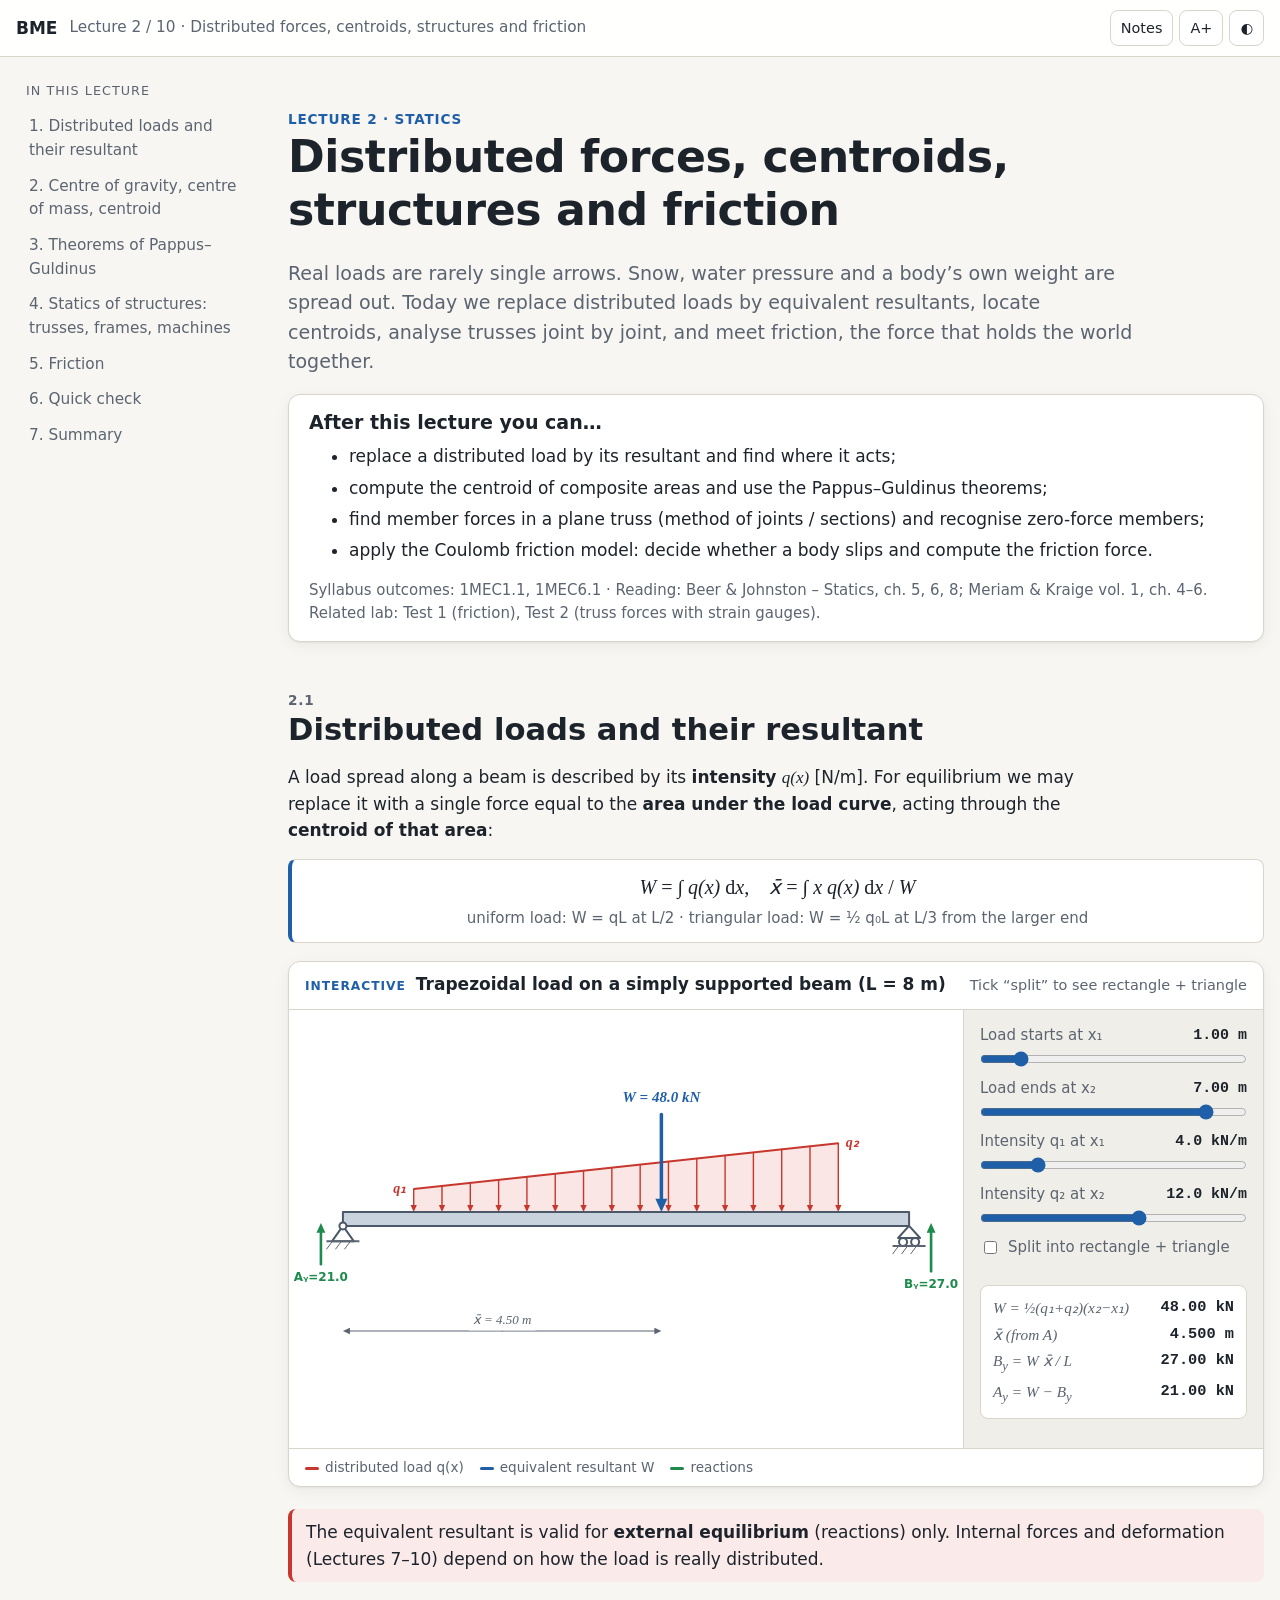
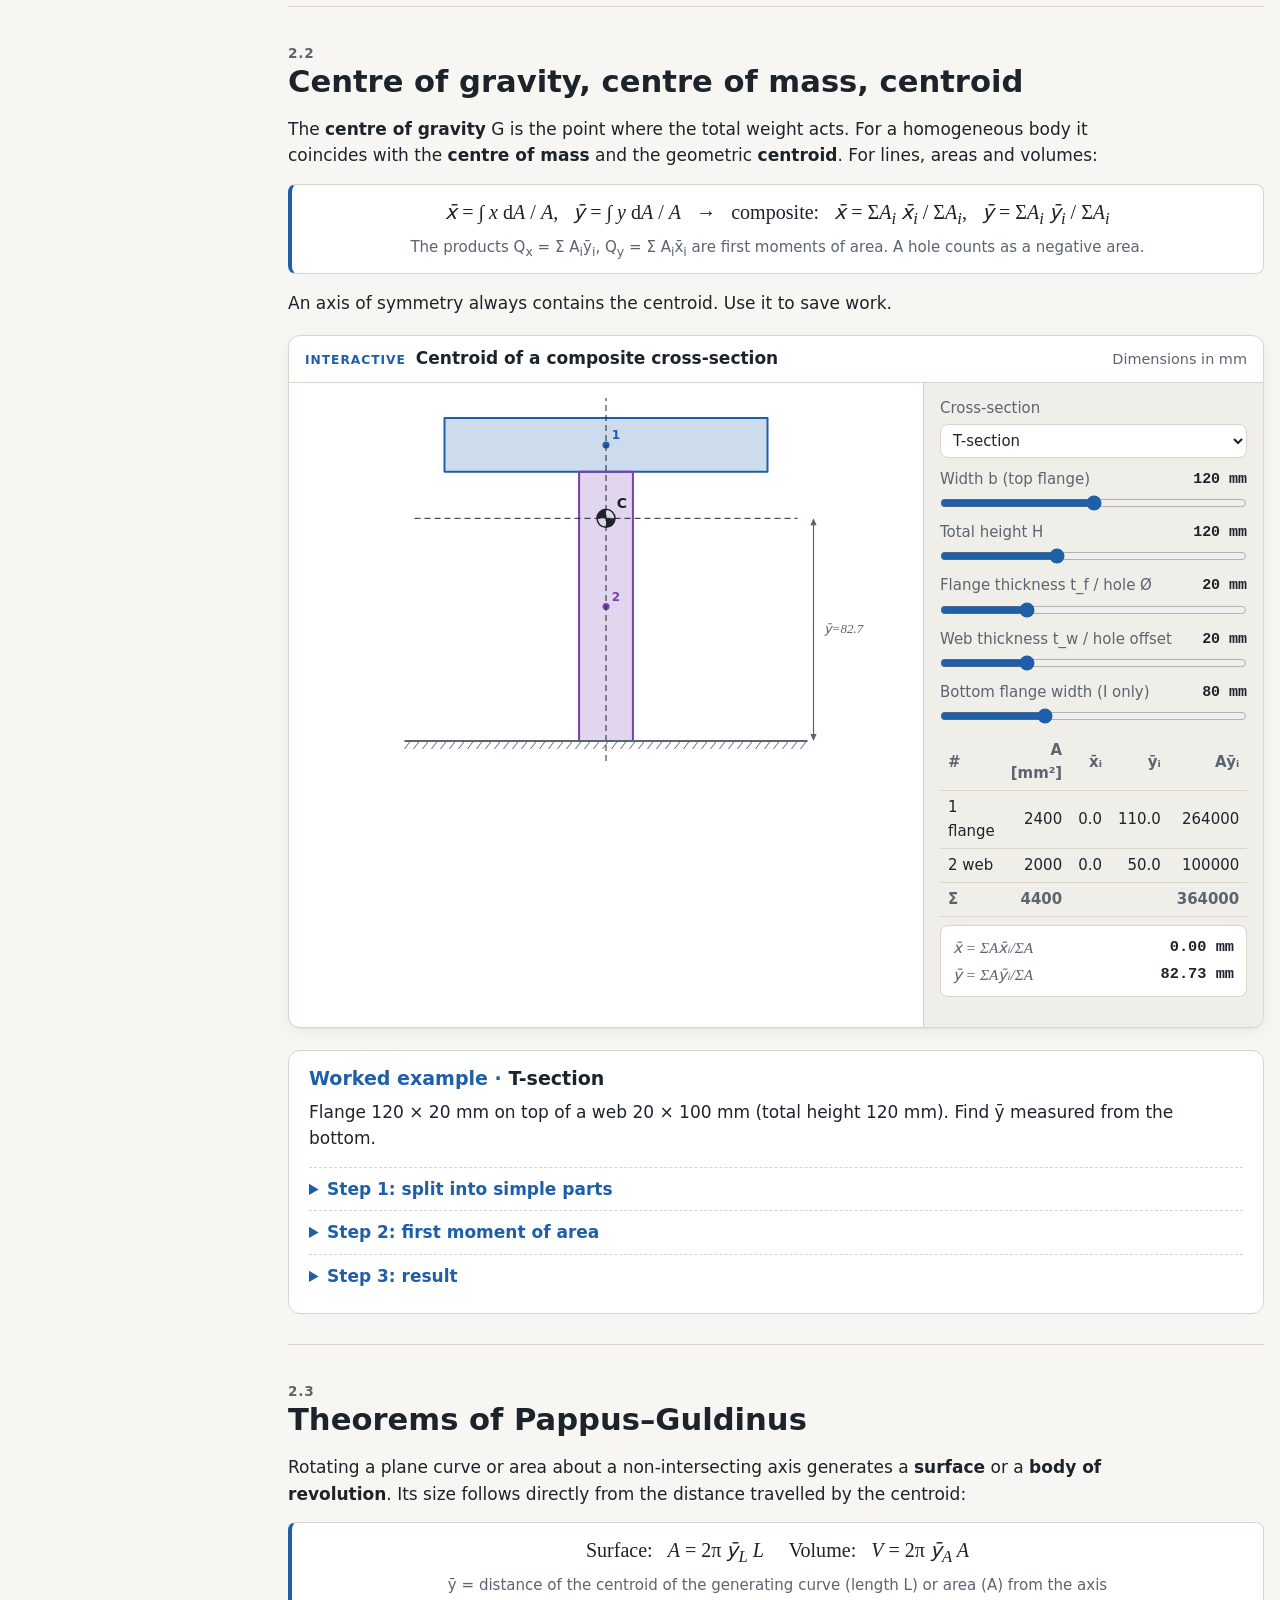
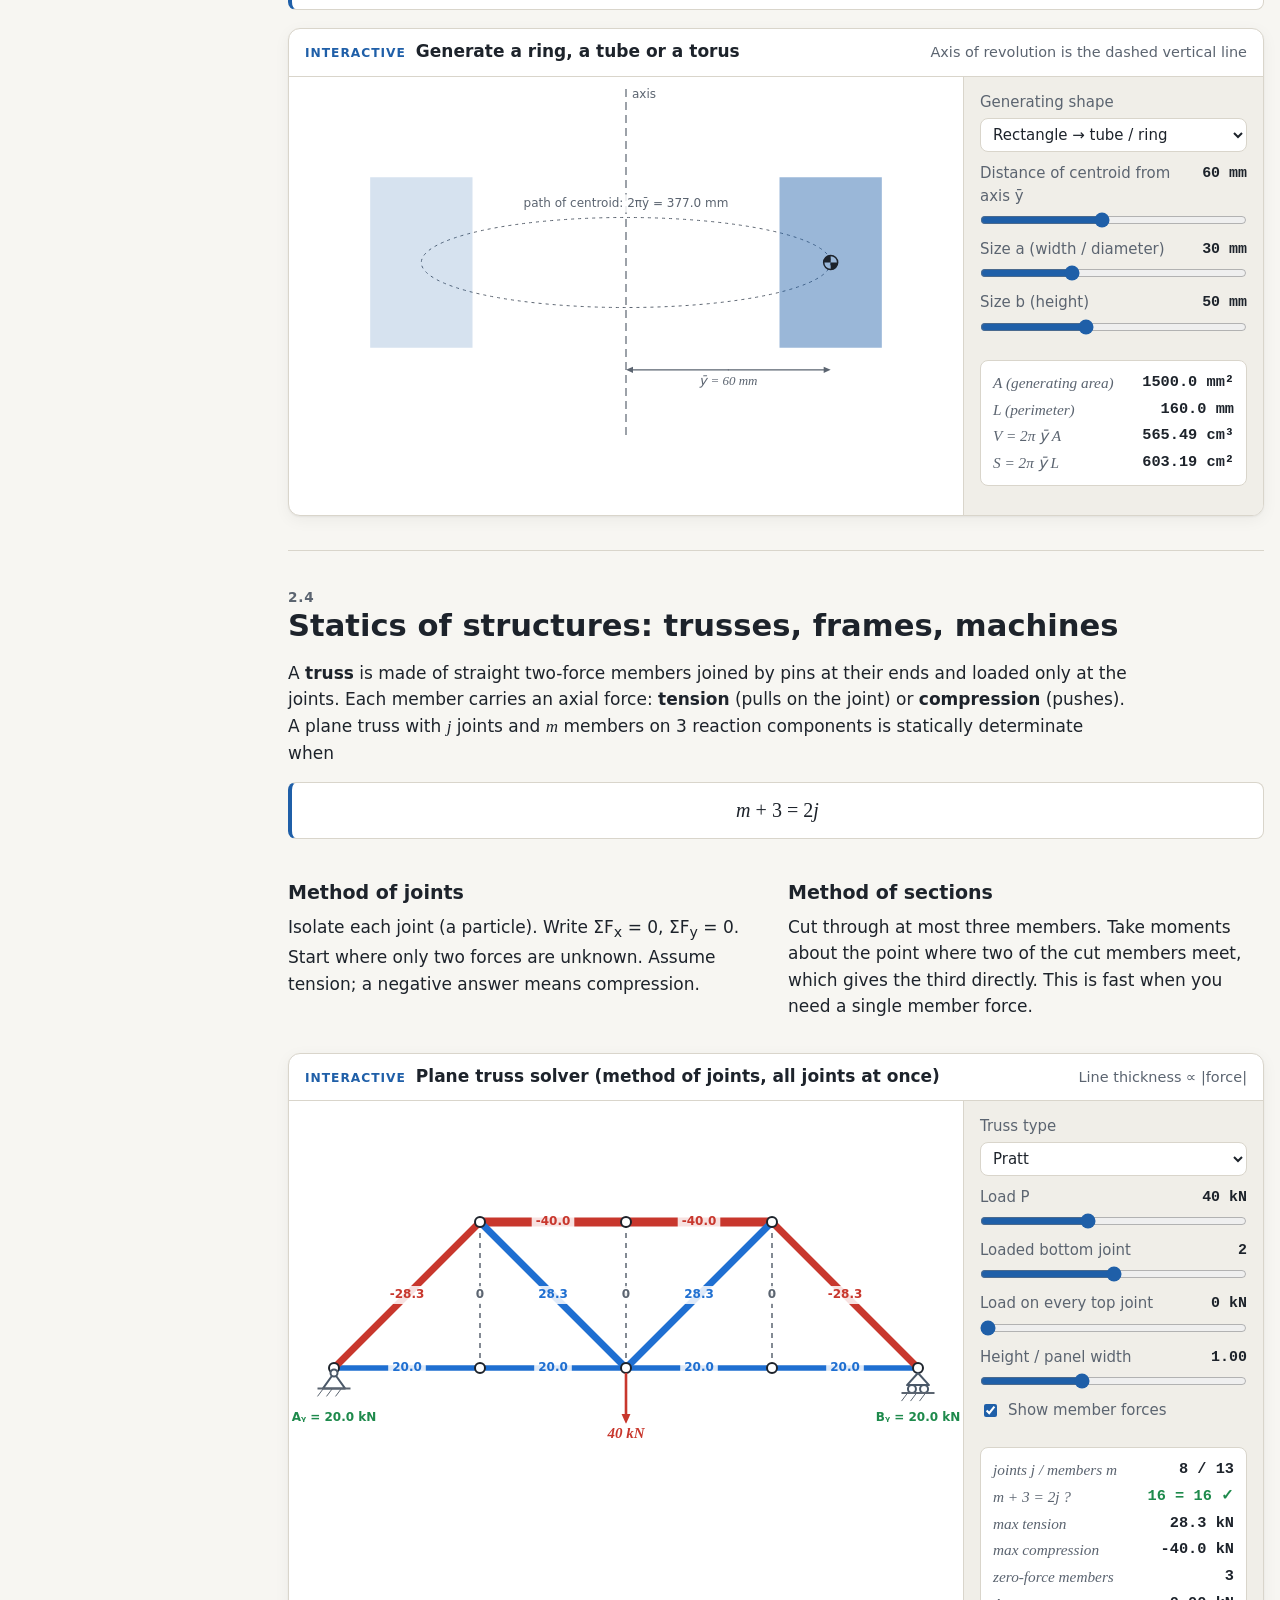
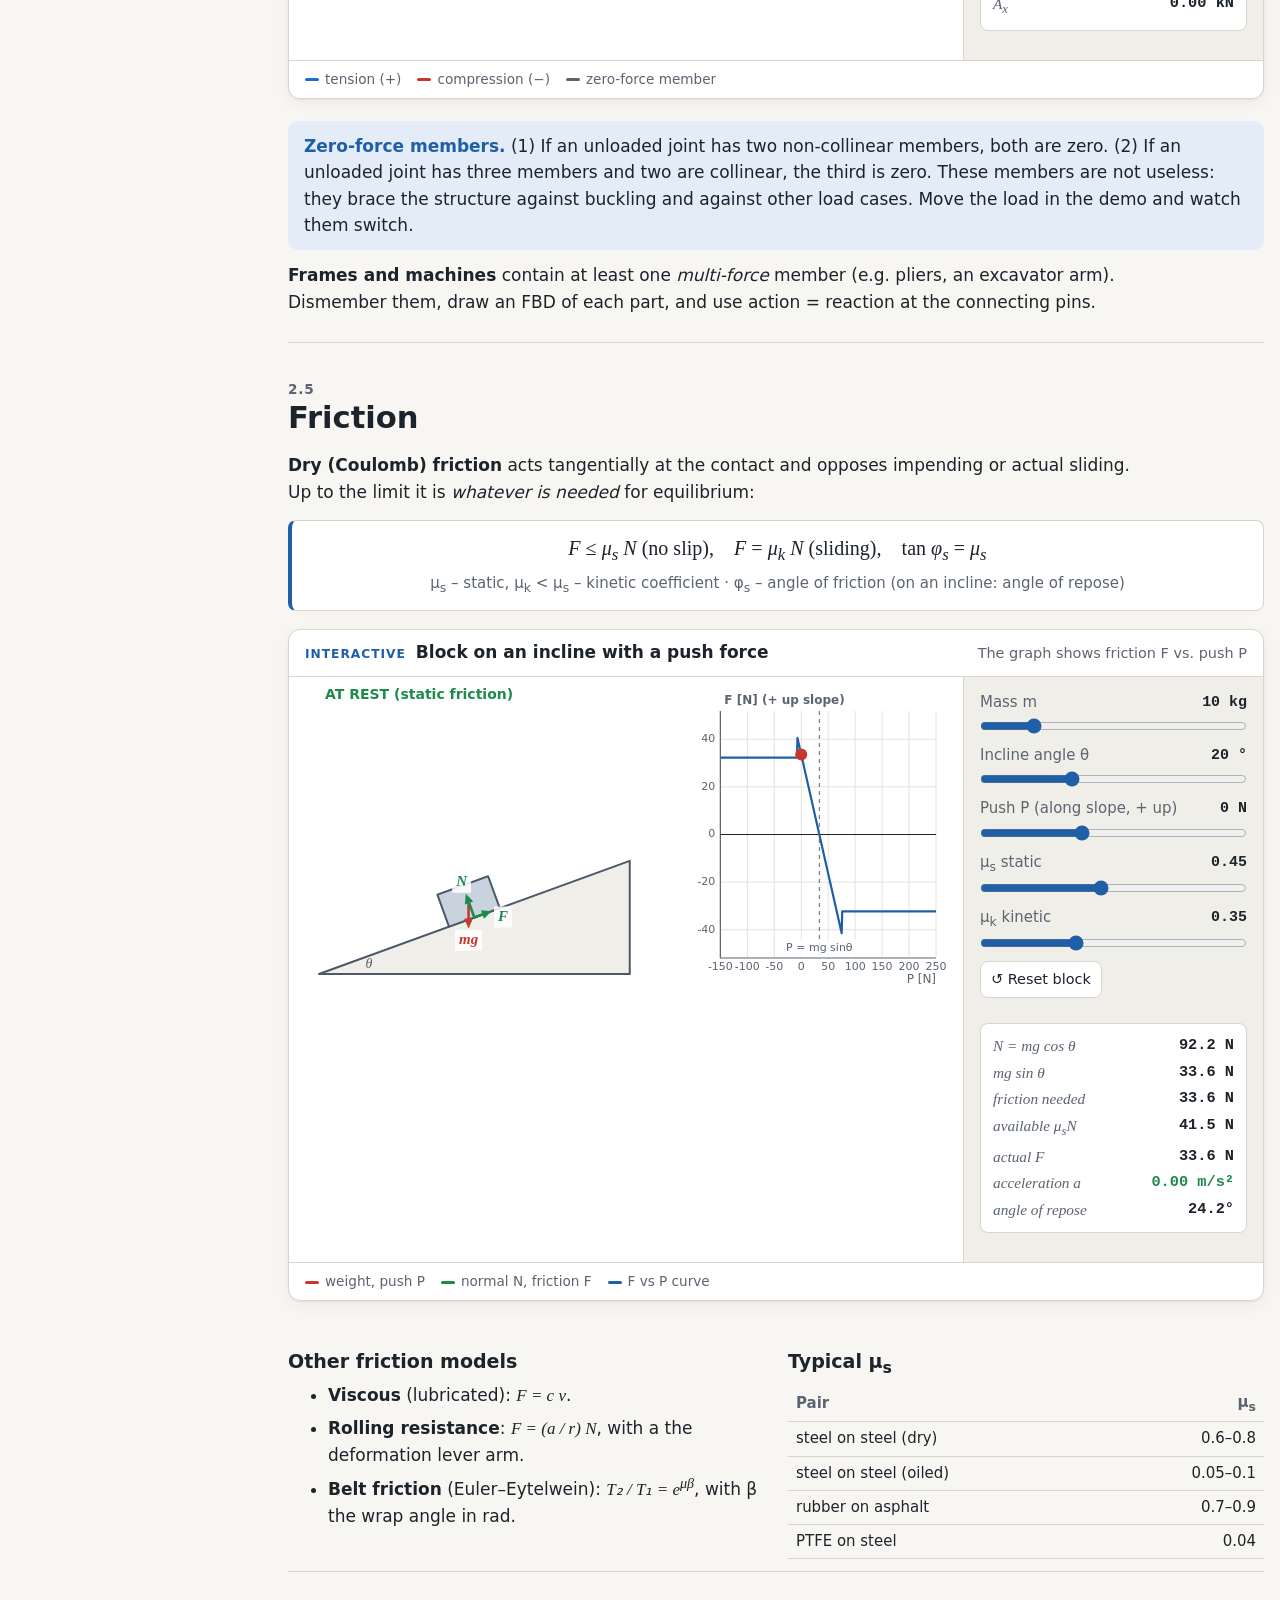
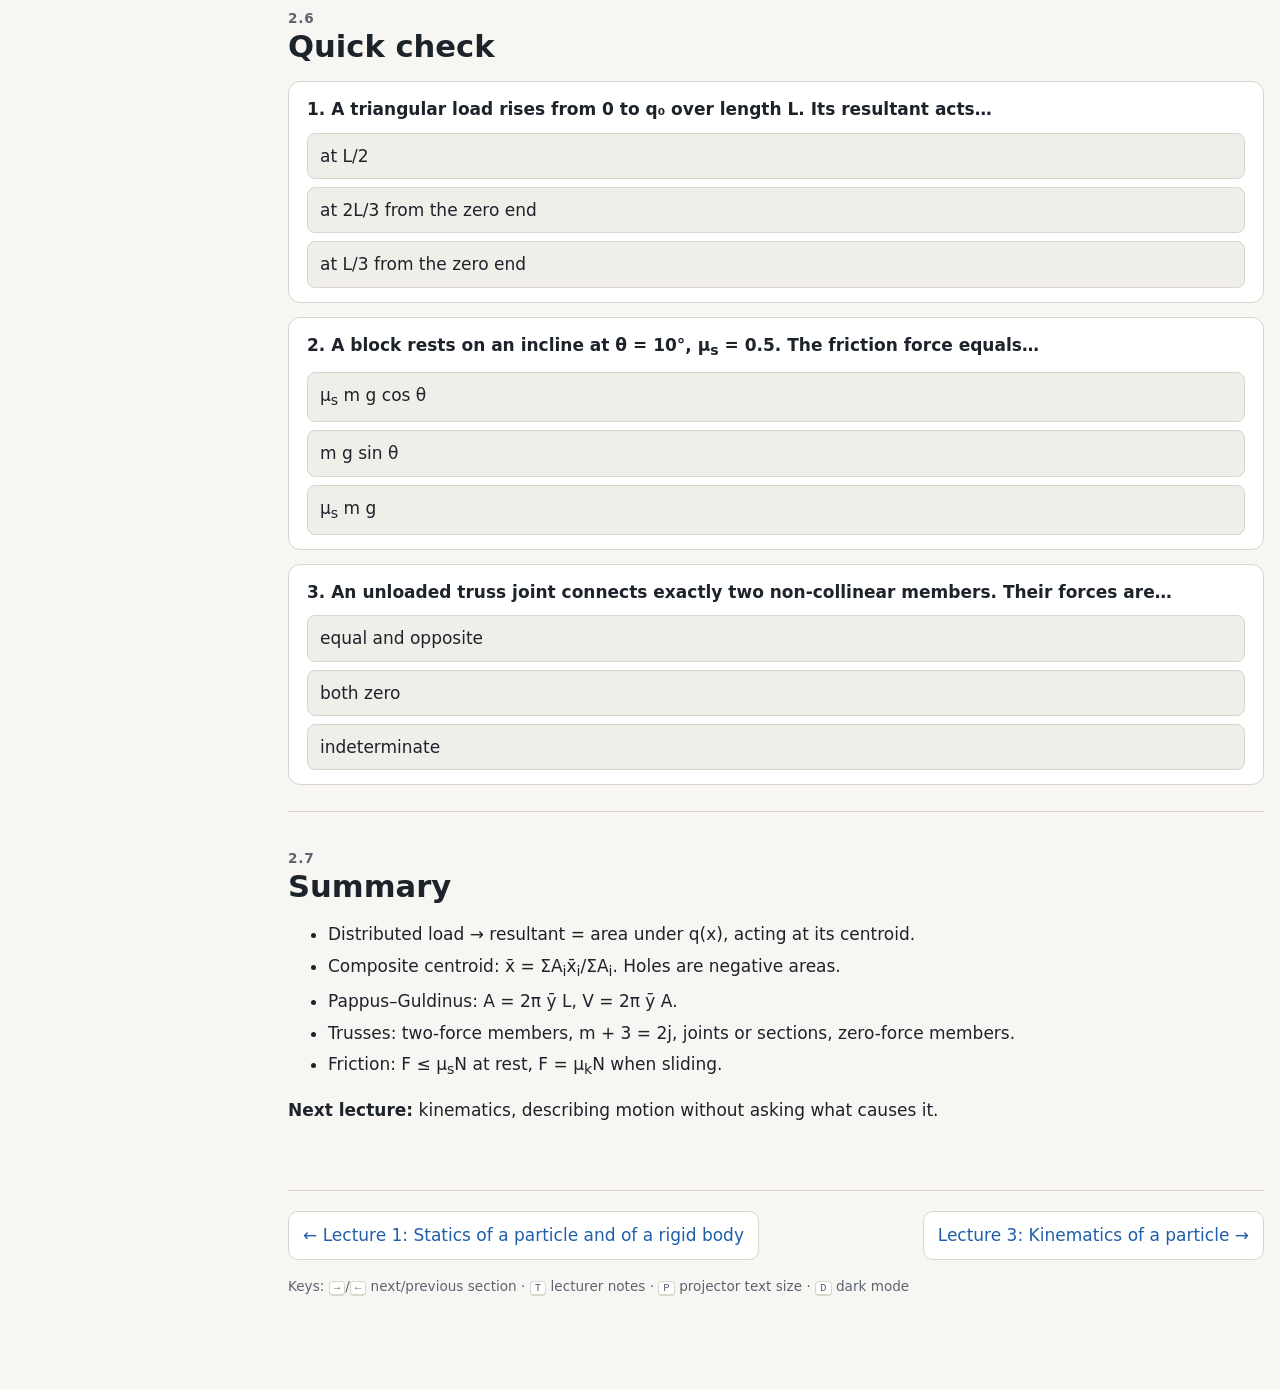
<file: basic_mechanical_engineering/lecture02.html>
<!doctype html>
<html lang="en">
<head>
<meta charset="utf-8">
<meta name="viewport" content="width=device-width, initial-scale=1">
<title>Centroids, Trusses, Friction</title>
<link rel="stylesheet" href="assets/lecture.css">
</head>
<body data-lecture="2">
<div class="layout">
<nav class="toc" aria-label="Sections"></nav>
<main>

<header class="hero">
  <div class="kicker">Lecture 2 · Statics</div>
  <h1>Distributed forces, centroids, structures and friction</h1>
  <p class="lead">Real loads are rarely single arrows. Snow, water pressure and a body’s own weight are spread out. Today we replace distributed loads by equivalent resultants, locate centroids, analyse trusses joint by joint, and meet friction, the force that holds the world together.</p>
  <div class="goals">
    <h3>After this lecture you can…</h3>
    <ul>
      <li>replace a distributed load by its resultant and find where it acts;</li>
      <li>compute the centroid of composite areas and use the Pappus–Guldinus theorems;</li>
      <li>find member forces in a plane truss (method of joints / sections) and recognise zero-force members;</li>
      <li>apply the Coulomb friction model: decide whether a body slips and compute the friction force.</li>
    </ul>
    <p style="margin:0;color:var(--muted);font-size:.88rem">Syllabus outcomes: 1MEC1.1, 1MEC6.1 · Reading: Beer &amp; Johnston – Statics, ch. 5, 6, 8; Meriam &amp; Kraige vol. 1, ch. 4–6. Related lab: Test 1 (friction), Test 2 (truss forces with strain gauges).</p>
  </div>
  <aside class="notes">90 min plan: distributed loads 15 · centroids 20 (incl. example) · Pappus 10 · trusses 25 · friction 15 · quiz 5. The centroid example reappears in Lecture 9 (bending), so stress that it matters.</aside>
</header>

<section class="slide" id="distributed">
  <h2>Distributed loads and their resultant</h2>
  <div class="prose">
    <p>A load spread along a beam is described by its <b>intensity</b> <span class="m">q(x)</span> [N/m]. For equilibrium we may replace it with a single force equal to the <b>area under the load curve</b>, acting through the <b>centroid of that area</b>:</p>
  </div>
  <div class="eq"><span class="m">W</span> = ∫ <span class="m">q(x)</span> d<span class="m">x</span>, &nbsp;&nbsp; <span class="m">x̄</span> = ∫ <span class="m">x q(x)</span> d<span class="m">x</span> / <span class="m">W</span>
    <span class="lbl">uniform load: W = qL at L/2 · triangular load: W = ½ q₀L at L/3 from the larger end</span></div>
  <div class="demo">
    <div class="demo-head"><span class="tag">Interactive</span><h3>Trapezoidal load on a simply supported beam (L = 8 m)</h3><span class="hint">Tick “split” to see rectangle + triangle</span></div>
    <div class="demo-body">
      <canvas id="d1" data-aspect="0.5" aria-label="Distributed load on beam"></canvas>
      <div class="ctrl" id="d1c"></div>
    </div>
    <div class="legend"><span style="--c:var(--force)">distributed load q(x)</span><span style="--c:var(--accent)">equivalent resultant W</span><span style="--c:var(--reaction)">reactions</span></div>
  </div>
  <div class="warn">The equivalent resultant is valid for <b>external equilibrium</b> (reactions) only. Internal forces and deformation (Lectures 7–10) depend on how the load is really distributed.</div>
</section>

<section class="slide" id="centroids">
  <h2>Centre of gravity, centre of mass, centroid</h2>
  <div class="prose">
    <p>The <b>centre of gravity</b> G is the point where the total weight acts. For a homogeneous body it coincides with the <b>centre of mass</b> and the geometric <b>centroid</b>. For lines, areas and volumes:</p>
  </div>
  <div class="eq"><span class="m">x̄</span> = ∫ <span class="m">x</span> d<span class="m">A</span> / <span class="m">A</span>, &nbsp; <span class="m">ȳ</span> = ∫ <span class="m">y</span> d<span class="m">A</span> / <span class="m">A</span> &nbsp;&nbsp;→&nbsp;&nbsp; composite: &nbsp; <span class="m">x̄</span> = Σ<span class="m">A<sub>i</sub> x̄<sub>i</sub></span> / Σ<span class="m">A<sub>i</sub></span>, &nbsp; <span class="m">ȳ</span> = Σ<span class="m">A<sub>i</sub> ȳ<sub>i</sub></span> / Σ<span class="m">A<sub>i</sub></span>
    <span class="lbl">The products Q<sub>x</sub> = Σ A<sub>i</sub>ȳ<sub>i</sub>, Q<sub>y</sub> = Σ A<sub>i</sub>x̄<sub>i</sub> are first moments of area. A hole counts as a negative area.</span></div>
  <p class="prose">An axis of symmetry always contains the centroid. Use it to save work.</p>
  <div class="demo">
    <div class="demo-head"><span class="tag">Interactive</span><h3>Centroid of a composite cross-section</h3><span class="hint">Dimensions in mm</span></div>
    <div class="demo-body wide-ctrl">
      <canvas id="d2" data-aspect="0.62" aria-label="Composite cross-section"></canvas>
      <div class="ctrl" id="d2c"></div>
    </div>
  </div>
  <div class="example">
    <h3>T-section</h3>
    <p>Flange 120 × 20 mm on top of a web 20 × 100 mm (total height 120 mm). Find ȳ measured from the bottom.</p>
    <details class="step"><summary>Step 1: split into simple parts</summary>Flange: A₁ = 120·20 = 2400 mm², ȳ₁ = 100 + 10 = 110 mm. &nbsp; Web: A₂ = 20·100 = 2000 mm², ȳ₂ = 50 mm.</details>
    <details class="step"><summary>Step 2: first moment of area</summary>ΣA<sub>i</sub>ȳ<sub>i</sub> = 2400·110 + 2000·50 = 364 000 mm³; &nbsp; ΣA<sub>i</sub> = 4400 mm².</details>
    <details class="step"><summary>Step 3: result</summary>ȳ = 364 000 / 4400 = <b>82.7 mm</b> from the bottom. x̄ = 0 by symmetry. Set T-section, b = 120, H = 120, t<sub>f</sub> = t<sub>w</sub> = 20 in the demo to verify.</details>
  </div>
</section>

<section class="slide" id="pappus">
  <h2>Theorems of Pappus–Guldinus</h2>
  <div class="prose">
    <p>Rotating a plane curve or area about a non-intersecting axis generates a <b>surface</b> or a <b>body of revolution</b>. Its size follows directly from the distance travelled by the centroid:</p>
  </div>
  <div class="eq">Surface: &nbsp; <span class="m">A</span> = 2π <span class="m">ȳ<sub>L</sub> L</span> &nbsp;&nbsp;&nbsp; Volume: &nbsp; <span class="m">V</span> = 2π <span class="m">ȳ<sub>A</sub> A</span>
    <span class="lbl">ȳ = distance of the centroid of the generating curve (length L) or area (A) from the axis</span></div>
  <div class="demo">
    <div class="demo-head"><span class="tag">Interactive</span><h3>Generate a ring, a tube or a torus</h3><span class="hint">Axis of revolution is the dashed vertical line</span></div>
    <div class="demo-body">
      <canvas id="d3" data-aspect="0.55" aria-label="Pappus Guldinus"></canvas>
      <div class="ctrl" id="d3c"></div>
    </div>
  </div>
  <aside class="notes">Application examples: volume of a pulley rim, mass of an O-ring, paint needed for a tank. Ask students to check V of a cylinder (rectangle touching the axis) against πr²h.</aside>
</section>

<section class="slide" id="trusses">
  <h2>Statics of structures: trusses, frames, machines</h2>
  <div class="prose">
    <p>A <b>truss</b> is made of straight two-force members joined by pins at their ends and loaded only at the joints. Each member carries an axial force: <b>tension</b> (pulls on the joint) or <b>compression</b> (pushes). A plane truss with <span class="m">j</span> joints and <span class="m">m</span> members on 3 reaction components is statically determinate when</p>
  </div>
  <div class="eq"><span class="m">m</span> + 3 = 2<span class="m">j</span></div>
  <div class="two">
    <div>
      <h3>Method of joints</h3>
      <p>Isolate each joint (a particle). Write ΣF<sub>x</sub> = 0, ΣF<sub>y</sub> = 0. Start where only two forces are unknown. Assume tension; a negative answer means compression.</p>
    </div>
    <div>
      <h3>Method of sections</h3>
      <p>Cut through at most three members. Take moments about the point where two of the cut members meet, which gives the third directly. This is fast when you need a single member force.</p>
    </div>
  </div>
  <div class="demo">
    <div class="demo-head"><span class="tag">Interactive</span><h3>Plane truss solver (method of joints, all joints at once)</h3><span class="hint">Line thickness ∝ |force|</span></div>
    <div class="demo-body">
      <canvas id="d4" data-aspect="0.5" aria-label="Truss with member forces"></canvas>
      <div class="ctrl" id="d4c"></div>
    </div>
    <div class="legend"><span style="--c:var(--tension)">tension (+)</span><span style="--c:var(--compression)">compression (−)</span><span style="--c:var(--muted)">zero-force member</span></div>
  </div>
  <div class="key"><strong>Zero-force members.</strong> (1) If an unloaded joint has two non-collinear members, both are zero. (2) If an unloaded joint has three members and two are collinear, the third is zero. These members are not useless: they brace the structure against buckling and against other load cases. Move the load in the demo and watch them switch.</div>
  <p class="prose"><b>Frames and machines</b> contain at least one <em>multi-force</em> member (e.g. pliers, an excavator arm). Dismember them, draw an FBD of each part, and use action = reaction at the connecting pins.</p>
  <aside class="notes">Increase the truss height and show that chord forces drop roughly as 1/h. This is the same idea as the lever arm of internal moments in bending (Lecture 9).</aside>
</section>

<section class="slide" id="friction">
  <h2>Friction</h2>
  <div class="prose">
    <p><b>Dry (Coulomb) friction</b> acts tangentially at the contact and opposes impending or actual sliding. Up to the limit it is <em>whatever is needed</em> for equilibrium:</p>
  </div>
  <div class="eq"><span class="m">F</span> ≤ <span class="m">μ<sub>s</sub> N</span> (no slip), &nbsp;&nbsp; <span class="m">F</span> = <span class="m">μ<sub>k</sub> N</span> (sliding), &nbsp;&nbsp; tan <span class="m">φ<sub>s</sub></span> = <span class="m">μ<sub>s</sub></span>
    <span class="lbl">μ<sub>s</sub> – static, μ<sub>k</sub> &lt; μ<sub>s</sub> – kinetic coefficient · φ<sub>s</sub> – angle of friction (on an incline: angle of repose)</span></div>
  <div class="demo">
    <div class="demo-head"><span class="tag">Interactive</span><h3>Block on an incline with a push force</h3><span class="hint">The graph shows friction F vs. push P</span></div>
    <div class="demo-body">
      <canvas id="d5" data-aspect="0.5" aria-label="Block on incline with friction"></canvas>
      <div class="ctrl" id="d5c"></div>
    </div>
    <div class="legend"><span style="--c:var(--force)">weight, push P</span><span style="--c:var(--reaction)">normal N, friction F</span><span style="--c:var(--accent)">F vs P curve</span></div>
  </div>
  <div class="two">
    <div>
      <h3>Other friction models</h3>
      <ul>
        <li><b>Viscous</b> (lubricated): <span class="m">F = c v</span>.</li>
        <li><b>Rolling resistance</b>: <span class="m">F = (a / r) N</span>, with a the deformation lever arm.</li>
        <li><b>Belt friction</b> (Euler–Eytelwein): <span class="m">T₂ / T₁ = e<sup>μβ</sup></span>, with β the wrap angle in rad.</li>
      </ul>
    </div>
    <div>
      <h3>Typical μ<sub>s</sub></h3>
      <table class="data">
        <tr><th>Pair</th><th>μ<sub>s</sub></th></tr>
        <tr><td>steel on steel (dry)</td><td>0.6–0.8</td></tr>
        <tr><td>steel on steel (oiled)</td><td>0.05–0.1</td></tr>
        <tr><td>rubber on asphalt</td><td>0.7–0.9</td></tr>
        <tr><td>PTFE on steel</td><td>0.04</td></tr>
      </table>
    </div>
  </div>
  <aside class="notes">Lab Test 1 measures μ on an inclined plane. Show the angle-of-repose trick: with P = 0, raise θ until the block slips; then tan θ = μ<sub>s</sub>.</aside>
</section>

<section class="slide" id="check">
  <h2>Quick check</h2>
  <div class="quiz">
    <p class="q">1. A triangular load rises from 0 to q₀ over length L. Its resultant acts…</p>
    <div class="opts">
      <button class="opt">at L/2</button>
      <button class="opt" data-ok>at 2L/3 from the zero end</button>
      <button class="opt">at L/3 from the zero end</button>
    </div>
    <p class="why">The centroid of a triangle is at one-third of its base from the tall side, so it is 2L/3 from the zero end. The resultant is ½q₀L.</p>
  </div>
  <div class="quiz">
    <p class="q">2. A block rests on an incline at θ = 10°, μ<sub>s</sub> = 0.5. The friction force equals…</p>
    <div class="opts">
      <button class="opt">μ<sub>s</sub> m g cos θ</button>
      <button class="opt" data-ok>m g sin θ</button>
      <button class="opt">μ<sub>s</sub> m g</button>
    </div>
    <p class="why">Static friction is only as large as equilibrium requires. μ<sub>s</sub>N is the <em>maximum</em>, and it is reached only when slip is impending.</p>
  </div>
  <div class="quiz">
    <p class="q">3. An unloaded truss joint connects exactly two non-collinear members. Their forces are…</p>
    <div class="opts">
      <button class="opt">equal and opposite</button>
      <button class="opt" data-ok>both zero</button>
      <button class="opt">indeterminate</button>
    </div>
    <p class="why">The two directions are independent. ΣF = 0 forces each component, and therefore each member force, to vanish.</p>
  </div>
</section>

<section class="slide" id="summary">
  <h2>Summary</h2>
  <ul class="prose">
    <li>Distributed load → resultant = area under q(x), acting at its centroid.</li>
    <li>Composite centroid: x̄ = ΣA<sub>i</sub>x̄<sub>i</sub>/ΣA<sub>i</sub>. Holes are negative areas.</li>
    <li>Pappus–Guldinus: A = 2π ȳ L, V = 2π ȳ A.</li>
    <li>Trusses: two-force members, m + 3 = 2j, joints or sections, zero-force members.</li>
    <li>Friction: F ≤ μ<sub>s</sub>N at rest, F = μ<sub>k</sub>N when sliding.</li>
  </ul>
  <p class="prose"><b>Next lecture:</b> kinematics, describing motion without asking what causes it.</p>
</section>

</main>
</div>

<script src="assets/lecture.js"></script>
<script>
/* ---------- Demo 1: trapezoidal distributed load ---------- */
(function () {
  const L = 8;
  const v = BME.controls('d1c', [
    { id: 'x1', label: 'Load starts at x₁', min: 0, max: 7.5, step: 0.25, value: 1, unit: 'm' },
    { id: 'x2', label: 'Load ends at x₂', min: 0.5, max: 8, step: 0.25, value: 7, unit: 'm' },
    { id: 'q1', label: 'Intensity q₁ at x₁', min: 0, max: 20, step: 0.5, value: 4, unit: 'kN/m' },
    { id: 'q2', label: 'Intensity q₂ at x₂', min: 0, max: 20, step: 0.5, value: 12, unit: 'kN/m' },
    { type: 'check', id: 'split', label: 'Split into rectangle + triangle', value: false },
    { html: '<dl class="readout" id="d1r"></dl>' }
  ], (vals, k) => {
    if (k === 'x1' && vals.x2 < vals.x1 + 0.5) vals.set('x2', Math.min(L, vals.x1 + 0.5));
    if (k === 'x2' && vals.x1 > vals.x2 - 0.5) vals.set('x1', Math.max(0, vals.x2 - 0.5));
    o.redraw();
  });

  const o = BME.canvas('d1', (ctx, w, h) => {
    const x0 = w * 0.08, x1p = w * 0.92, sc = (x1p - x0) / L, yb = h * 0.62, bh = 14;
    const X = (m) => x0 + m * sc;
    const qs = (h * 0.34) / 20;
    const { x1, x2, q1, q2 } = v;
    const len = Math.max(x2 - x1, 1e-6);
    const W = (q1 + q2) / 2 * len;
    const xb = (q1 + q2) > 0 ? x1 + len * (q1 + 2 * q2) / (3 * (q1 + q2)) : (x1 + x2) / 2;
    const By = W * xb / L, Ay = W - By;
    const fc = BME.c('--force'), ac = BME.c('--accent'), rc = BME.c('--reaction'), muted = BME.c('--muted');
    // load area
    const top = yb - bh / 2;
    ctx.save();
    ctx.fillStyle = fc; ctx.globalAlpha = 0.12;
    ctx.beginPath(); ctx.moveTo(X(x1), top); ctx.lineTo(X(x1), top - q1 * qs); ctx.lineTo(X(x2), top - q2 * qs); ctx.lineTo(X(x2), top); ctx.closePath(); ctx.fill();
    ctx.restore();
    BME.line(ctx, X(x1), top - q1 * qs, X(x2), top - q2 * qs, fc, 2);
    const n = Math.max(2, Math.round((X(x2) - X(x1)) / 28));
    for (let i = 0; i <= n; i++) {
      const xm = x1 + len * i / n, q = q1 + (q2 - q1) * i / n;
      if (q * qs > 6) BME.arrow(ctx, X(xm), top - q * qs, X(xm), top, fc, { width: 1.4, head: 7 });
    }
    BME.text(ctx, 'q₁', X(x1) - 14, top - q1 * qs, { color: fc, italic: true, weight: 700 });
    BME.text(ctx, 'q₂', X(x2) + 14, top - q2 * qs, { color: fc, italic: true, weight: 700 });
    // beam & supports
    ctx.fillStyle = BME.c('--body'); ctx.strokeStyle = BME.c('--body-edge'); ctx.lineWidth = 2;
    ctx.fillRect(x0, yb - bh / 2, x1p - x0, bh); ctx.strokeRect(x0, yb - bh / 2, x1p - x0, bh);
    BME.pin(ctx, x0, yb + bh / 2, 11); BME.roller(ctx, x1p, yb + bh / 2, 11);
    // resultants
    const Rlen = h * 0.2;
    if (v.split) {
      const qmin = Math.min(q1, q2), dq = Math.abs(q2 - q1);
      const W1 = qmin * len, xr = (x1 + x2) / 2;
      const W2 = dq / 2 * len, xt = q2 >= q1 ? x1 + 2 * len / 3 : x1 + len / 3;
      if (W1 > 0) { BME.arrow(ctx, X(xr), top - Rlen - 30, X(xr), top, ac, { width: 3, dash: [6, 4], label: 'W₁=' + BME.fmt(W1, 1), atStart: true }); }
      if (W2 > 0) { BME.arrow(ctx, X(xt), top - Rlen - 30, X(xt), top, BME.c('--moment'), { width: 3, dash: [6, 4], label: 'W₂=' + BME.fmt(W2, 1), atStart: true }); }
    } else if (W > 0) {
      BME.arrow(ctx, X(xb), top - Rlen - 30, X(xb), top, ac, { width: 3.5, label: 'W = ' + BME.fmt(W, 1) + ' kN', atStart: true });
    }
    // reactions
    const kr = 1.2;
    BME.arrow(ctx, x0 - 22, yb + 20 + Ay * kr, x0 - 22, yb + 4, rc, { width: 2.6 });
    BME.text(ctx, 'Aᵧ=' + BME.fmt(Ay, 1), x0 - 22, yb + 34 + Ay * kr, { color: rc, size: 12, weight: 700, bg: true });
    BME.arrow(ctx, x1p + 22, yb + 20 + By * kr, x1p + 22, yb + 4, rc, { width: 2.6 });
    BME.text(ctx, 'Bᵧ=' + BME.fmt(By, 1), x1p + 22, yb + 34 + By * kr, { color: rc, size: 12, weight: 700, bg: true });
    // dimension to resultant
    BME.dim(ctx, x0, h - 16, X(xb), h - 16, 'x̄ = ' + BME.fmt(xb, 2) + ' m', { dy: -10, color: muted });
    BME.readout('d1r', [
      ['W = ½(q₁+q₂)(x₂−x₁)', BME.fmt(W, 2) + ' kN'],
      ['x̄ (from A)', BME.fmt(xb, 3) + ' m'],
      ['B<sub>y</sub> = W x̄ / L', BME.fmt(By, 2) + ' kN'],
      ['A<sub>y</sub> = W − B<sub>y</sub>', BME.fmt(Ay, 2) + ' kN']
    ]);
  });
})();

/* ---------- Demo 2: composite centroid ---------- */
(function () {
  const v = BME.controls('d2c', [
    { type: 'select', id: 'shape', label: 'Cross-section', options: [['T', 'T-section'], ['I', 'I-section (unequal flanges)'], ['L', 'L-angle'], ['C', 'Channel (C)'], ['H', 'Rectangle with circular hole']], value: 'T' },
    { id: 'b', label: 'Width b (top flange)', min: 40, max: 200, step: 5, value: 120, unit: 'mm' },
    { id: 'H', label: 'Total height H', min: 60, max: 220, step: 5, value: 120, unit: 'mm' },
    { id: 't1', label: 'Flange thickness t_f / hole Ø', min: 5, max: 60, step: 1, value: 20, unit: 'mm' },
    { id: 't2', label: 'Web thickness t_w / hole offset', min: 5, max: 60, step: 1, value: 20, unit: 'mm' },
    { id: 'b2', label: 'Bottom flange width (I only)', min: 20, max: 200, step: 5, value: 80, unit: 'mm' },
    { html: '<div id="d2t"></div>' }
  ], () => o.redraw());

  function parts() {
    const { b, H, t1, t2, b2 } = v;
    const P = [];
    if (v.shape === 'T') {
      P.push({ n: 'flange', x0: -b / 2, y0: H - t1, w: b, h: t1 });
      P.push({ n: 'web', x0: -t2 / 2, y0: 0, w: t2, h: H - t1 });
    } else if (v.shape === 'I') {
      P.push({ n: 'top flange', x0: -b / 2, y0: H - t1, w: b, h: t1 });
      P.push({ n: 'web', x0: -t2 / 2, y0: t1, w: t2, h: H - 2 * t1 });
      P.push({ n: 'bottom flange', x0: -b2 / 2, y0: 0, w: b2, h: t1 });
    } else if (v.shape === 'L') {
      P.push({ n: 'horizontal leg', x0: 0, y0: 0, w: b, h: t1 });
      P.push({ n: 'vertical leg', x0: 0, y0: t1, w: t2, h: H - t1 });
    } else if (v.shape === 'C') {
      P.push({ n: 'web', x0: 0, y0: 0, w: t2, h: H });
      P.push({ n: 'top flange', x0: t2, y0: H - t1, w: b - t2, h: t1 });
      P.push({ n: 'bottom flange', x0: t2, y0: 0, w: b - t2, h: t1 });
    } else {
      const D = Math.min(t1 * 1.5, b * 0.8, H * 0.8);
      const cy = BME.clamp(H / 2 + t2 - 20, D / 2 + 2, H - D / 2 - 2);
      P.push({ n: 'plate', x0: -b / 2, y0: 0, w: b, h: H });
      P.push({ n: 'hole (−)', circle: true, cx: 0, cy, r: D / 2 });
    }
    P.forEach((p) => {
      if (p.circle) { p.A = -Math.PI * p.r * p.r; p.xc = p.cx; p.yc = p.cy; }
      else { p.A = p.w * p.h; p.xc = p.x0 + p.w / 2; p.yc = p.y0 + p.h / 2; }
    });
    return P.filter((p) => p.circle || (p.w > 0 && p.h > 0));
  }

  const o = BME.canvas('d2', (ctx, w, h) => {
    const P = parts();
    const A = P.reduce((s, p) => s + p.A, 0);
    const Qy = P.reduce((s, p) => s + p.A * p.xc, 0), Qx = P.reduce((s, p) => s + p.A * p.yc, 0);
    const xb = Qy / A, yb = Qx / A;
    let minx = Infinity, maxx = -Infinity;
    P.forEach((p) => { if (!p.circle) { minx = Math.min(minx, p.x0); maxx = Math.max(maxx, p.x0 + p.w); } });
    const maxy = v.H;
    const sc = Math.min((w - 120) / (maxx - minx), (h - 70) / maxy);
    const ox = w / 2 - (minx + maxx) / 2 * sc, oy = h - 35;
    const X = (x) => ox + x * sc, Y = (y) => oy - y * sc;
    const cols = [BME.c('--accent'), BME.c('--moment'), BME.c('--accel')];
    P.forEach((p, i) => {
      ctx.save();
      if (p.circle) {
        ctx.fillStyle = BME.c('--surface'); ctx.strokeStyle = BME.c('--force'); ctx.lineWidth = 2; ctx.setLineDash([5, 4]);
        ctx.beginPath(); ctx.arc(X(p.cx), Y(p.cy), p.r * sc, 0, 2 * Math.PI); ctx.fill(); ctx.stroke();
      } else {
        ctx.fillStyle = cols[i % 3]; ctx.globalAlpha = 0.22; ctx.fillRect(X(p.x0), Y(p.y0 + p.h), p.w * sc, p.h * sc);
        ctx.globalAlpha = 1; ctx.strokeStyle = cols[i % 3]; ctx.lineWidth = 2; ctx.strokeRect(X(p.x0), Y(p.y0 + p.h), p.w * sc, p.h * sc);
      }
      ctx.restore();
      BME.dot(ctx, X(p.xc), Y(p.yc), 3.5, p.circle ? BME.c('--force') : cols[i % 3]);
      BME.text(ctx, String(i + 1), X(p.xc) + 10, Y(p.yc) - 9, { size: 12, weight: 700, color: p.circle ? BME.c('--force') : cols[i % 3] });
    });
    const ink = BME.c('--ink'), muted = BME.c('--muted');
    BME.line(ctx, X(minx) - 30, Y(yb), X(maxx) + 30, Y(yb), ink, 1, [6, 4]);
    BME.line(ctx, X(xb), Y(0) + 20, X(xb), Y(maxy) - 20, ink, 1, [6, 4]);
    BME.centroidMark(ctx, X(xb), Y(yb), 9, ink);
    BME.text(ctx, 'C', X(xb) + 16, Y(yb) - 14, { weight: 700 });
    BME.hatch(ctx, X(minx) - 40, Y(0), X(maxx) + 40, Y(0), 1, muted);
    BME.dim(ctx, X(maxx) + 46, Y(0), X(maxx) + 46, Y(yb), 'ȳ=' + BME.fmt(yb, 1), { dx: 30, dy: 0 });
    let t = '<table class="data"><tr><th>#</th><th>A [mm²]</th><th>x̄ᵢ</th><th>ȳᵢ</th><th>Aȳᵢ</th></tr>';
    P.forEach((p, i) => { t += '<tr><td>' + (i + 1) + ' ' + p.n + '</td><td>' + BME.fmt(p.A, 0) + '</td><td>' + BME.fmt(p.xc, 1) + '</td><td>' + BME.fmt(p.yc, 1) + '</td><td>' + BME.fmt(p.A * p.yc, 0) + '</td></tr>'; });
    t += '<tr><th>Σ</th><th>' + BME.fmt(A, 0) + '</th><th></th><th></th><th>' + BME.fmt(Qx, 0) + '</th></tr></table>';
    t += '<dl class="readout" style="margin-top:8px"><dt>x̄ = ΣAx̄ᵢ/ΣA</dt><dd>' + BME.fmt(xb, 2) + ' mm</dd><dt>ȳ = ΣAȳᵢ/ΣA</dt><dd>' + BME.fmt(yb, 2) + ' mm</dd></dl>';
    document.getElementById('d2t').innerHTML = t;
  });
})();

/* ---------- Demo 3: Pappus–Guldinus ---------- */
(function () {
  const v = BME.controls('d3c', [
    { type: 'select', id: 'shape', label: 'Generating shape', options: [['rect', 'Rectangle → tube / ring'], ['circ', 'Circle → torus'], ['tri', 'Right triangle → cone ring']], value: 'rect' },
    { id: 'R', label: 'Distance of centroid from axis ȳ', min: 10, max: 120, step: 1, value: 60, unit: 'mm' },
    { id: 'a', label: 'Size a (width / diameter)', min: 5, max: 80, step: 1, value: 30, unit: 'mm' },
    { id: 'b', label: 'Size b (height)', min: 5, max: 120, step: 1, value: 50, unit: 'mm' },
    { html: '<dl class="readout" id="d3r"></dl>' }
  ], () => o.redraw());

  const o = BME.canvas('d3', (ctx, w, h) => {
    let { R, a, b } = v;
    let A, Lp, shapeW;
    if (v.shape === 'rect') { A = a * b; Lp = 2 * (a + b); shapeW = a; }
    else if (v.shape === 'circ') { A = Math.PI * a * a / 4; Lp = Math.PI * a; shapeW = a; b = a; }
    else { A = a * b / 2; Lp = a + b + Math.hypot(a, b); shapeW = a; }
    // keep the shape on one side of the axis
    let xmin;
    if (v.shape === 'tri') xmin = R - a / 3; else xmin = R - shapeW / 2;
    const valid = xmin >= -1e-9;
    const V = 2 * Math.PI * R * A, S = 2 * Math.PI * R * Lp;
    const ax = w / 2, cy = h / 2;
    const span = Math.max(R + shapeW, 60);
    const sc = Math.min((w / 2 - 30) / span, (h - 60) / Math.max(b, 40) * 0.8);
    const muted = BME.c('--muted'), ac = BME.c('--accent'), fc = BME.c('--force');
    BME.line(ctx, ax, 12, ax, h - 12, muted, 1.2, [8, 5]);
    BME.text(ctx, 'axis', ax + 6, 18, { color: muted, size: 12, align: 'left' });
    const drawShape = (sgn, alpha) => {
      ctx.save(); ctx.globalAlpha = alpha; ctx.fillStyle = valid ? ac : fc; ctx.strokeStyle = valid ? ac : fc; ctx.lineWidth = 2;
      ctx.beginPath();
      if (v.shape === 'rect') ctx.rect(ax + sgn * (R - a / 2) * sc - (sgn < 0 ? a * sc : 0), cy - b / 2 * sc, a * sc, b * sc);
      else if (v.shape === 'circ') ctx.arc(ax + sgn * R * sc, cy, a / 2 * sc, 0, 2 * Math.PI);
      else {
        const x0 = ax + sgn * (R - a / 3) * sc, yb2 = cy + b / 3 * sc;
        ctx.moveTo(x0, yb2); ctx.lineTo(x0 + sgn * a * sc, yb2); ctx.lineTo(x0, yb2 - b * sc); ctx.closePath();
      }
      ctx.fill(); ctx.restore();
    };
    // revolved silhouette: ellipses for the path of the centroid and outer edge
    ctx.save(); ctx.strokeStyle = muted; ctx.lineWidth = 1; ctx.setLineDash([3, 4]);
    ctx.beginPath(); ctx.ellipse(ax, cy, R * sc, R * sc * 0.22, 0, 0, 2 * Math.PI); ctx.stroke();
    ctx.restore();
    drawShape(-1, 0.18);
    drawShape(1, 0.45);
    const cx = ax + R * sc;
    BME.centroidMark(ctx, cx, cy, 7, BME.c('--ink'));
    BME.dim(ctx, ax, cy + Math.max(b, a) / 2 * sc + 22, cx, cy + Math.max(b, a) / 2 * sc + 22, 'ȳ = ' + R + ' mm', { dy: 12 });
    BME.text(ctx, 'path of centroid: 2πȳ = ' + BME.fmt(2 * Math.PI * R, 1) + ' mm', ax, cy - R * sc * 0.22 - 14, { color: muted, size: 12, bg: true });
    if (!valid) BME.text(ctx, 'Shape crosses the axis – theorem not valid!', w / 2, h - 18, { color: fc, weight: 700, bg: true });
    BME.readout('d3r', [
      ['A (generating area)', BME.fmt(A, 1) + ' mm²'],
      ['L (perimeter)', BME.fmt(Lp, 1) + ' mm'],
      ['V = 2π ȳ A', BME.fmt(V / 1000, 2) + ' cm³'],
      ['S = 2π ȳ L', BME.fmt(S / 100, 2) + ' cm²']
    ]);
  });
})();

/* ---------- Demo 4: truss solver ---------- */
(function () {
  const v = BME.controls('d4c', [
    { type: 'select', id: 'type', label: 'Truss type', options: [['pratt', 'Pratt'], ['howe', 'Howe'], ['warren', 'Warren']], value: 'pratt' },
    { id: 'P', label: 'Load P', min: 0, max: 100, step: 5, value: 40, unit: 'kN' },
    { id: 'k', label: 'Loaded bottom joint', min: 1, max: 3, step: 1, value: 2 },
    { id: 'Q', label: 'Load on every top joint', min: 0, max: 50, step: 5, value: 0, unit: 'kN' },
    { id: 'hh', label: 'Height / panel width', min: 0.4, max: 2, step: 0.05, value: 1 },
    { type: 'check', id: 'lab', label: 'Show member forces', value: true },
    { html: '<dl class="readout" id="d4r"></dl>' }
  ], () => o.redraw());

  function build() {
    const n = 4, hh = v.hh, N = [], M = [];
    for (let i = 0; i <= n; i++) N.push({ x: i, y: 0, bot: true, i });
    const b = (i) => i;
    let t;
    if (v.type === 'warren') {
      for (let i = 0; i < n; i++) N.push({ x: i + 0.5, y: hh, top: true });
      t = (i) => n + 1 + i;
      for (let i = 0; i < n; i++) M.push([b(i), b(i + 1)]);
      for (let i = 0; i < n - 1; i++) M.push([t(i), t(i + 1)]);
      for (let i = 0; i < n; i++) { M.push([b(i), t(i)]); M.push([t(i), b(i + 1)]); }
    } else {
      for (let i = 1; i < n; i++) N.push({ x: i, y: hh, top: true });
      t = (i) => n + i; // i = 1..3
      for (let i = 0; i < n; i++) M.push([b(i), b(i + 1)]);
      M.push([t(1), t(2)], [t(2), t(3)]);
      M.push([b(0), t(1)], [b(4), t(3)]);
      for (let i = 1; i < n; i++) M.push([b(i), t(i)]);
      if (v.type === 'pratt') M.push([t(1), b(2)], [t(3), b(2)]);
      else M.push([b(1), t(2)], [b(3), t(2)]);
    }
    // loads (fx, fy) in kN, y up
    const F = N.map(() => [0, 0]);
    F[v.k][1] -= v.P;
    N.forEach((nd, i) => { if (nd.top) F[i][1] -= v.Q; });
    // unknowns: members..., R0x, R0y, R4y
    const m = M.length, nu = m + 3, A = [], rhs = [];
    N.forEach((nd, i) => {
      const rx = new Array(nu).fill(0), ry = new Array(nu).fill(0);
      M.forEach((mb, j) => {
        if (mb[0] !== i && mb[1] !== i) return;
        const o2 = N[mb[0] === i ? mb[1] : mb[0]];
        const dx = o2.x - nd.x, dy = o2.y - nd.y, L = Math.hypot(dx, dy);
        rx[j] = dx / L; ry[j] = dy / L;
      });
      if (i === 0) { rx[m] = 1; ry[m + 1] = 1; }
      if (i === n) { ry[m + 2] = 1; }
      A.push(rx, ry); rhs.push(-F[i][0], -F[i][1]);
    });
    const sol = BME.solve(A, rhs);
    return { N, M, F, sol, m };
  }

  const o = BME.canvas('d4', (ctx, w, h) => {
    const { N, M, F, sol, m } = build();
    if (!sol) { BME.text(ctx, 'Singular system', w / 2, h / 2); return; }
    const sc = Math.min((w - 90) / 4, (h - 120) / v.hh);
    const ox = (w - 4 * sc) / 2, oy = h - 70;
    const X = (x) => ox + x * sc, Y = (y) => oy - y * sc;
    const tc = BME.c('--tension'), cc = BME.c('--compression'), muted = BME.c('--muted'), fc = BME.c('--force'), rc = BME.c('--reaction');
    const maxF = Math.max(1, ...sol.slice(0, m).map(Math.abs));
    M.forEach((mb, j) => {
      const f = sol[j], a = N[mb[0]], b = N[mb[1]];
      const zero = Math.abs(f) < 1e-6;
      const col = zero ? muted : f > 0 ? tc : cc;
      BME.line(ctx, X(a.x), Y(a.y), X(b.x), Y(b.y), col, zero ? 1.5 : 2 + 7 * Math.abs(f) / maxF, zero ? [5, 5] : null);
    });
    M.forEach((mb, j) => {
      if (!v.lab) return;
      const f = sol[j], a = N[mb[0]], b = N[mb[1]];
      const zero = Math.abs(f) < 1e-6;
      BME.text(ctx, zero ? '0' : BME.fmt(f, 1), (X(a.x) + X(b.x)) / 2, (Y(a.y) + Y(b.y)) / 2, { size: 12, weight: 700, color: zero ? muted : f > 0 ? tc : cc, bg: true });
    });
    N.forEach((nd) => BME.dot(ctx, X(nd.x), Y(nd.y), 5, BME.c('--surface'), BME.c('--ink')));
    BME.pin(ctx, X(0), Y(0) + 5, 11);
    BME.roller(ctx, X(4), Y(0) + 5, 11);
    N.forEach((nd, i) => {
      if (F[i][1] < 0) {
        const len = 18 + Math.min(60, -F[i][1] * 0.8);
        if (nd.bot) BME.arrow(ctx, X(nd.x), Y(nd.y) + 6, X(nd.x), Y(nd.y) + 6 + len, fc, { width: 2.6, label: BME.fmt(-F[i][1], 0) + ' kN', off: 10 });
        else BME.arrow(ctx, X(nd.x), Y(nd.y) - len - 6, X(nd.x), Y(nd.y) - 6, fc, { width: 2.6, label: BME.fmt(-F[i][1], 0), atStart: true, off: 10 });
      }
    });
    const R0x = sol[m], R0y = sol[m + 1], R4y = sol[m + 2];
    BME.text(ctx, 'Aᵧ = ' + BME.fmt(R0y, 1) + ' kN', X(0), oy + 50, { color: rc, size: 12, weight: 700 });
    BME.text(ctx, 'Bᵧ = ' + BME.fmt(R4y, 1) + ' kN', X(4), oy + 50, { color: rc, size: 12, weight: 700 });
    const fs = sol.slice(0, m);
    const zeros = fs.filter((f) => Math.abs(f) < 1e-6).length;
    BME.readout('d4r', [
      ['joints j / members m', N.length + ' / ' + m],
      ['m + 3 = 2j ?', (m + 3) + ' = ' + (2 * N.length) + (m + 3 === 2 * N.length ? ' ✓' : ' ✗'), m + 3 === 2 * N.length ? 'ok' : 'no'],
      ['max tension', BME.fmt(Math.max(0, ...fs), 1) + ' kN'],
      ['max compression', BME.fmt(Math.min(0, ...fs), 1) + ' kN'],
      ['zero-force members', String(zeros)],
      ['A<sub>x</sub>', BME.fmt(R0x, 2) + ' kN']
    ]);
  });
})();

/* ---------- Demo 5: friction on an incline ---------- */
(function () {
  const g = 9.81;
  const st = { s: 0, vel: 0 };
  const v = BME.controls('d5c', [
    { id: 'm', label: 'Mass m', min: 1, max: 50, step: 1, value: 10, unit: 'kg' },
    { id: 'th', label: 'Incline angle θ', min: 0, max: 60, step: 1, value: 20, unit: '°' },
    { id: 'P', label: 'Push P (along slope, + up)', min: -150, max: 250, step: 1, value: 0, unit: 'N' },
    { id: 'mus', label: 'μ<sub>s</sub> static', min: 0, max: 1, step: 0.01, value: 0.45 },
    { id: 'muk', label: 'μ<sub>k</sub> kinetic', min: 0, max: 1, step: 0.01, value: 0.35 },
    { type: 'button', id: 'reset', label: '↺ Reset block', onclick: () => { st.s = 0; st.vel = 0; o.redraw(); } },
    { html: '<dl class="readout" id="d5r"></dl>' }
  ], (vals, k) => {
    if (k === 'muk' && vals.muk > vals.mus) vals.set('mus', vals.muk);
    if (k === 'mus' && vals.muk > vals.mus) vals.set('muk', vals.mus);
    st.vel = 0; o.redraw();
  });

  function state() {
    const th = v.th * BME.deg, N = v.m * g * Math.cos(th), D = v.P - v.m * g * Math.sin(th);
    const Fmax = v.mus * N;
    let F, a = 0, slip = false;
    if (Math.abs(st.vel) > 1e-4) { F = -Math.sign(st.vel) * v.muk * N; a = (D + F) / v.m; slip = true; }
    else if (Math.abs(D) <= Fmax) { F = -D; }
    else { F = -Math.sign(D) * v.muk * N; a = (D + F) / v.m; slip = true; }
    return { th, N, D, F, a, slip, Fmax };
  }

  const o = BME.canvas('d5', (ctx, w, h) => {
    const S = state();
    const W = w * 0.55, ox = 30, oy = h - 40;
    const len = W - 40, th = S.th;
    const tx = ox + len * Math.cos(th), ty = oy - len * Math.sin(th);
    const muted = BME.c('--muted'), fc = BME.c('--force'), rc = BME.c('--reaction');
    // incline
    ctx.save(); ctx.fillStyle = BME.c('--surface-2'); ctx.strokeStyle = BME.c('--body-edge'); ctx.lineWidth = 2;
    ctx.beginPath(); ctx.moveTo(ox, oy); ctx.lineTo(tx, ty); ctx.lineTo(tx, oy); ctx.closePath(); ctx.fill(); ctx.stroke(); ctx.restore();
    BME.text(ctx, 'θ', ox + 50, oy - 10, { italic: true, color: muted });
    // block position along slope (pixels from centre)
    const pxPerM = len / 4;
    const s0 = len * 0.5;
    let sp = BME.clamp(s0 + st.s * pxPerM, 30, len - 30);
    const ux = Math.cos(th), uy = -Math.sin(th), nx = -Math.sin(th), ny = -Math.cos(th);
    const bw = 54, bhh = 34;
    const cx = ox + ux * sp + nx * bhh / 2, cy = oy + uy * sp + ny * bhh / 2;
    ctx.save(); ctx.translate(cx, cy); ctx.rotate(-th);
    ctx.fillStyle = BME.c('--body'); ctx.strokeStyle = BME.c('--body-edge'); ctx.lineWidth = 2;
    ctx.fillRect(-bw / 2, -bhh / 2, bw, bhh); ctx.strokeRect(-bw / 2, -bhh / 2, bw, bhh); ctx.restore();
    // forces
    const k = 0.55;
    const mg = v.m * g;
    BME.arrow(ctx, cx, cy, cx, cy + mg * k * 0.5, fc, { label: 'mg', off: 12 });
    const bx = cx - nx * bhh / 2, by = cy - ny * bhh / 2; // contact point
    BME.arrow(ctx, bx, by, bx + nx * S.N * k * 0.5, by + ny * S.N * k * 0.5, rc, { label: 'N', off: 12 });
    if (Math.abs(S.F) > 0.01) BME.arrow(ctx, bx, by, bx + ux * S.F * k, by + uy * S.F * k, rc, { label: 'F', off: 12, dy: 10 });
    if (Math.abs(v.P) > 0.01) {
      const ex = cx - ux * (bw / 2) * Math.sign(v.P), ey = cy - uy * (bw / 2) * Math.sign(v.P);
      BME.arrow(ctx, ex - ux * v.P * k * 0.6, ey - uy * v.P * k * 0.6, ex, ey, fc, { label: 'P', atStart: true, off: 12 });
    }
    BME.text(ctx, S.slip ? (S.a !== 0 || st.vel !== 0 ? 'SLIDING ' + (st.vel !== 0 ? (st.vel > 0 ? '↗ up' : '↙ down') : (S.D > 0 ? '↗ up' : '↙ down')) : 'SLIDING') : 'AT REST (static friction)', ox + 6, 18, { align: 'left', weight: 700, color: S.slip ? BME.c('--bad') : BME.c('--good'), bg: true });

    // F vs P graph
    const R = { x: w * 0.64, y: 34, w: w * 0.32, h: h - 90 };
    const sinT = Math.sin(th), Wt = mg * sinT, Fs = v.mus * S.N, Fk = v.muk * S.N;
    // friction (up-slope positive) as function of P for a block initially at rest
    const pts = [];
    for (let P = -150; P <= 250; P += 1) {
      const D = P - Wt;
      const F = Math.abs(D) <= Fs ? -D : -Math.sign(D) * Fk;
      pts.push([P, F]);
    }
    const lim = Math.max(Fs, 20) * 1.25;
    const pl = BME.plot(ctx, R, { xmin: -150, xmax: 250, ymin: -lim, ymax: lim, xlabel: 'P [N]', ylabel: 'F [N] (+ up slope)', series: [{ pts, color: BME.c('--accent') }],
      vlines: [{ x: Wt, color: muted }] });
    const Dn = v.P - Wt;
    const Fn = Math.abs(Dn) <= Fs ? -Dn : -Math.sign(Dn) * Fk;
    BME.dot(ctx, pl.X(v.P), pl.Y(Fn), 6, BME.c('--force'));
    BME.text(ctx, 'P = mg sinθ', pl.X(Wt), R.y + R.h - 10, { size: 11, color: muted, bg: true });

    BME.readout('d5r', [
      ['N = mg cos θ', BME.fmt(S.N, 1) + ' N'],
      ['mg sin θ', BME.fmt(Wt, 1) + ' N'],
      ['friction needed', BME.fmt(Math.abs(v.P - Wt), 1) + ' N'],
      ['available μ<sub>s</sub>N', BME.fmt(Fs, 1) + ' N'],
      ['actual F', BME.fmt(S.F, 1) + ' N'],
      ['acceleration a', BME.fmt(S.a, 2) + ' m/s²', S.slip ? 'no' : 'ok'],
      ['angle of repose', BME.fmt(Math.atan(v.mus) / BME.deg, 1) + '°']
    ]);
  });

  // animate motion when sliding
  const an = BME.anim(o, (dt) => {
    const S = state();
    if (!S.slip) { st.vel = 0; return; }
    const v0 = st.vel;
    st.vel += S.a * dt;
    if (v0 !== 0 && Math.sign(st.vel) !== Math.sign(v0)) st.vel = 0; // friction stops the block
    st.s += st.vel * dt;
    if (Math.abs(st.s) > 1.8) { st.s = BME.clamp(st.s, -1.8, 1.8); st.vel = 0; }
  });
  an.start();
})();
</script>
</body>
</html>
</file>
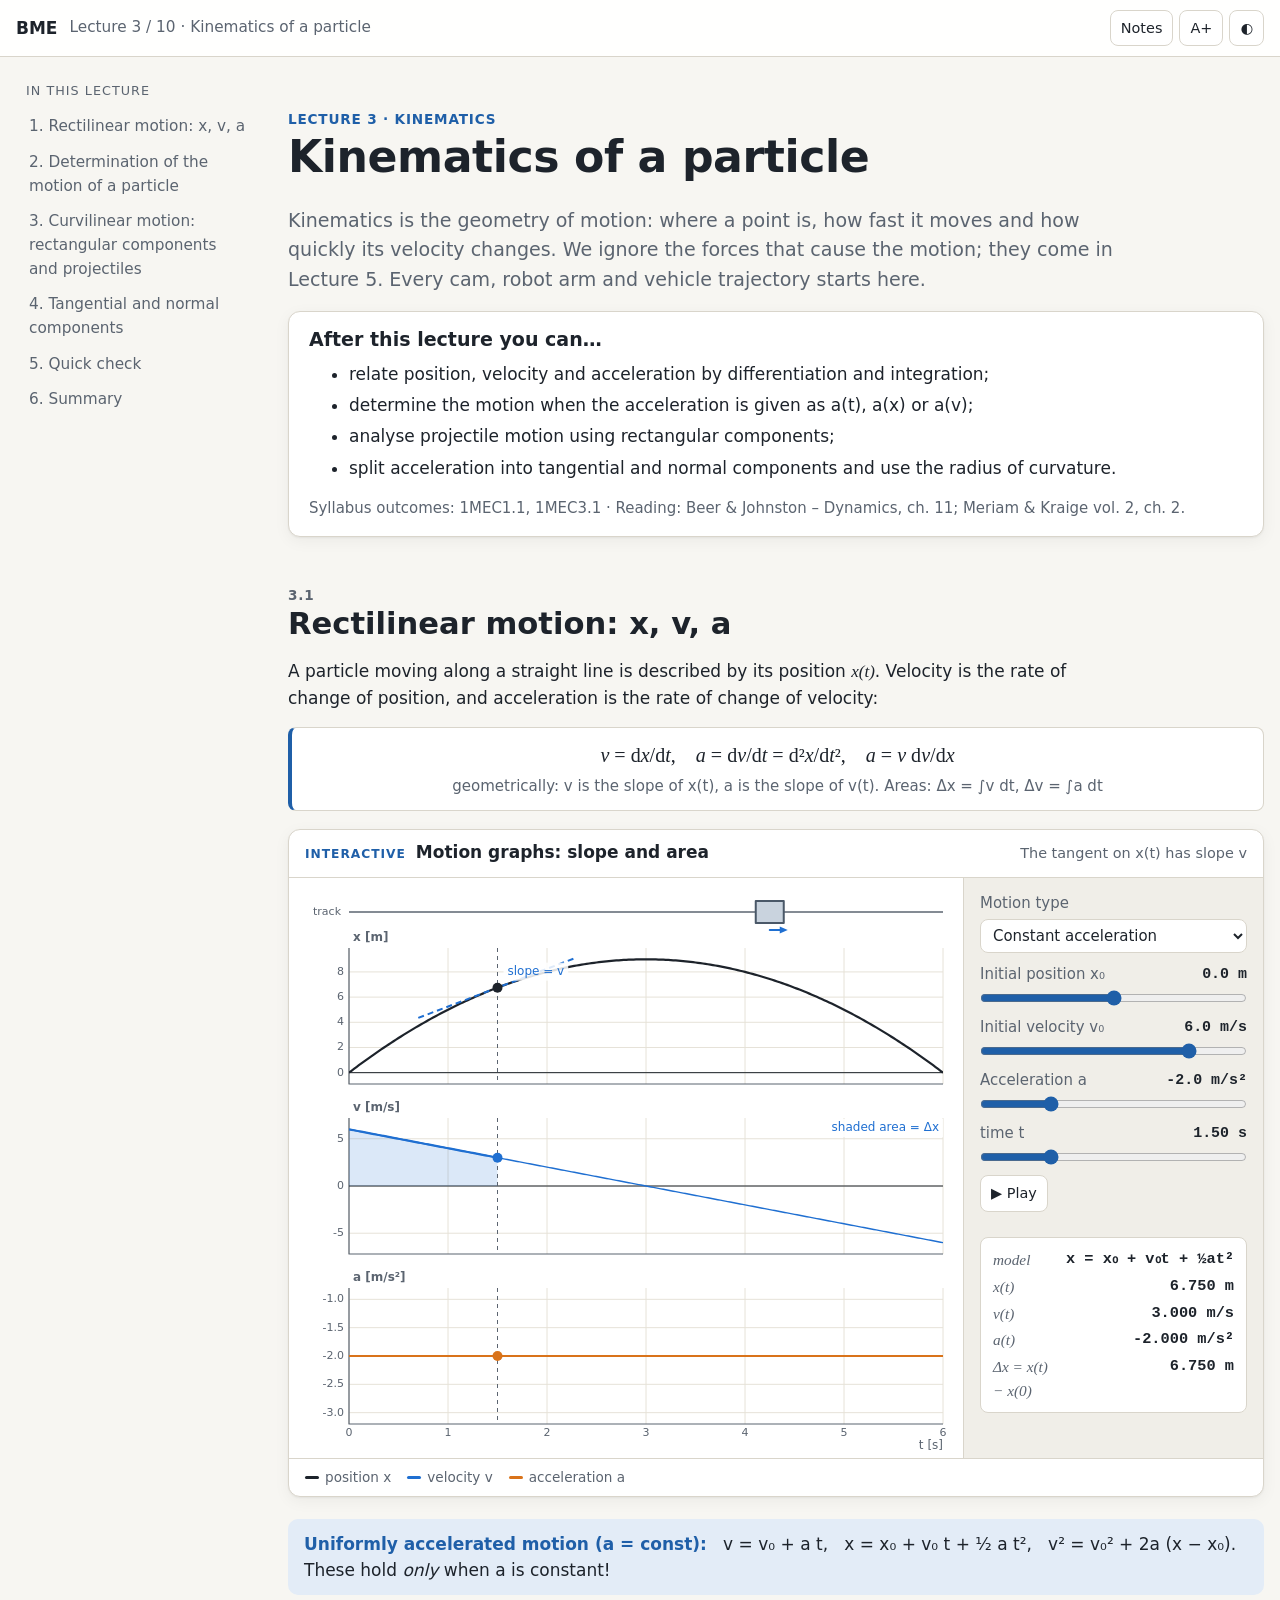
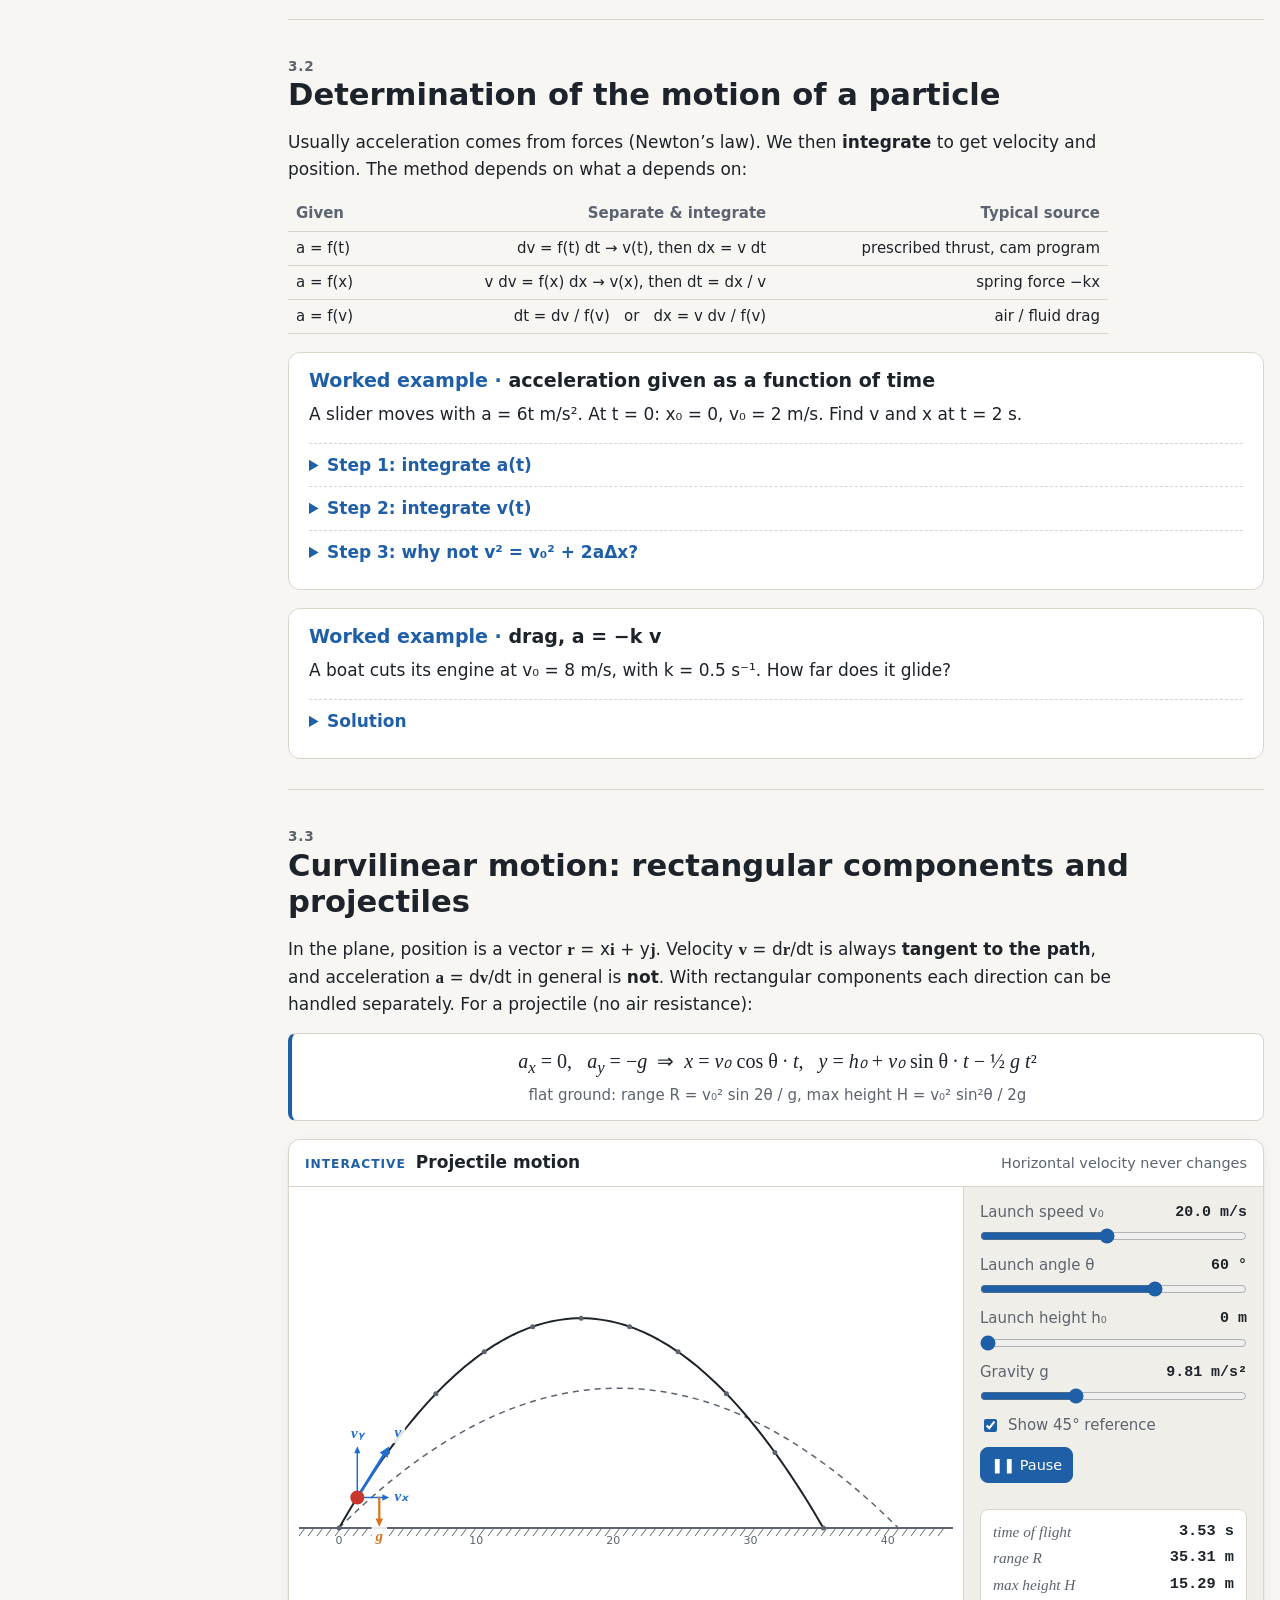
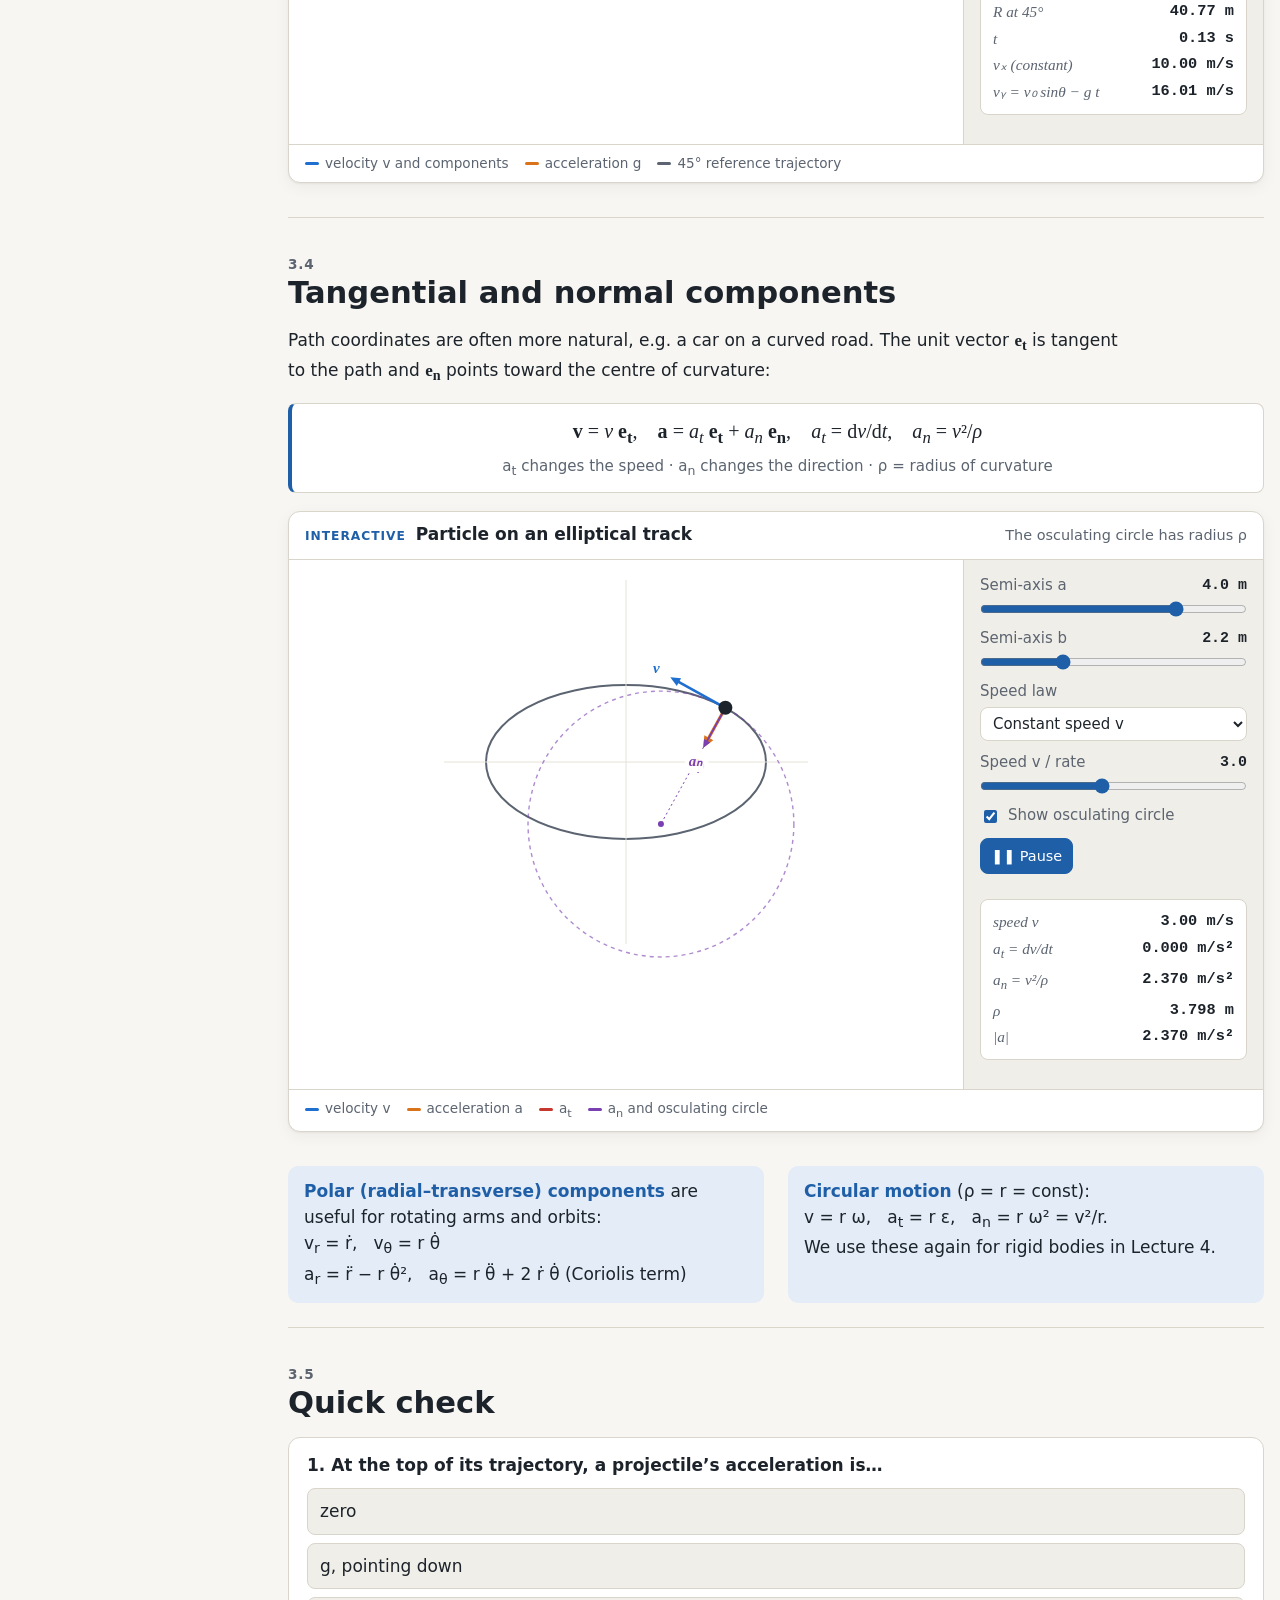
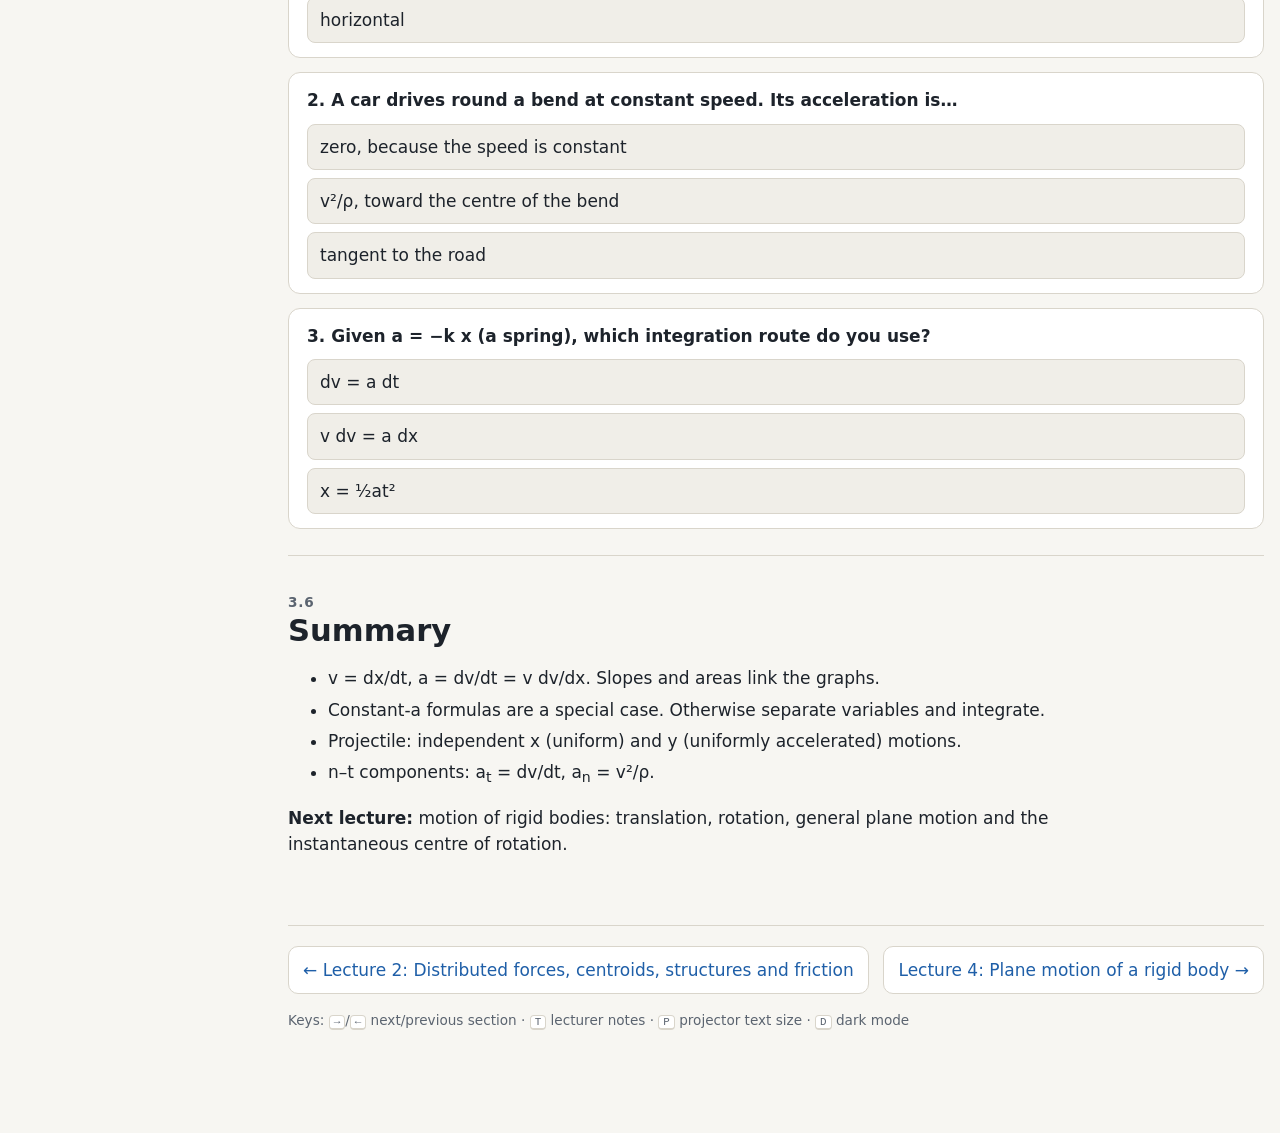
<file: basic_mechanical_engineering/lecture03.html>
<!doctype html>
<html lang="en">
<head>
<meta charset="utf-8">
<meta name="viewport" content="width=device-width, initial-scale=1">
<title>Particle Kinematics</title>
<link rel="stylesheet" href="assets/lecture.css">
</head>
<body data-lecture="3">
<div class="layout">
<nav class="toc" aria-label="Sections"></nav>
<main>

<header class="hero">
  <div class="kicker">Lecture 3 · Kinematics</div>
  <h1>Kinematics of a particle</h1>
  <p class="lead">Kinematics is the geometry of motion: where a point is, how fast it moves and how quickly its velocity changes. We ignore the forces that cause the motion; they come in Lecture 5. Every cam, robot arm and vehicle trajectory starts here.</p>
  <div class="goals">
    <h3>After this lecture you can…</h3>
    <ul>
      <li>relate position, velocity and acceleration by differentiation and integration;</li>
      <li>determine the motion when the acceleration is given as a(t), a(x) or a(v);</li>
      <li>analyse projectile motion using rectangular components;</li>
      <li>split acceleration into tangential and normal components and use the radius of curvature.</li>
    </ul>
    <p style="margin:0;color:var(--muted);font-size:.88rem">Syllabus outcomes: 1MEC1.1, 1MEC3.1 · Reading: Beer &amp; Johnston – Dynamics, ch. 11; Meriam &amp; Kraige vol. 2, ch. 2.</p>
  </div>
  <aside class="notes">90 min plan: rectilinear motion 25 · determination of motion 15 (board derivations) · projectile 20 · n–t components 20 · quiz 10. Prerequisite reminder: derivatives and integrals of polynomials, exp, sin/cos.</aside>
</header>

<section class="slide" id="rectilinear">
  <h2>Rectilinear motion: x, v, a</h2>
  <div class="prose"><p>A particle moving along a straight line is described by its position <span class="m">x(t)</span>. Velocity is the rate of change of position, and acceleration is the rate of change of velocity:</p></div>
  <div class="eq"><span class="m">v</span> = d<span class="m">x</span>/d<span class="m">t</span>, &nbsp;&nbsp; <span class="m">a</span> = d<span class="m">v</span>/d<span class="m">t</span> = d²<span class="m">x</span>/d<span class="m">t</span>², &nbsp;&nbsp; <span class="m">a</span> = <span class="m">v</span> d<span class="m">v</span>/d<span class="m">x</span>
    <span class="lbl">geometrically: v is the slope of x(t), a is the slope of v(t). Areas: Δx = ∫v dt, Δv = ∫a dt</span></div>
  <div class="demo">
    <div class="demo-head"><span class="tag">Interactive</span><h3>Motion graphs: slope and area</h3><span class="hint">The tangent on x(t) has slope v</span></div>
    <div class="demo-body">
      <canvas id="d1" data-aspect="0.9" aria-label="Position velocity acceleration graphs"></canvas>
      <div class="ctrl" id="d1c"></div>
    </div>
    <div class="legend"><span style="--c:var(--ink)">position x</span><span style="--c:var(--velocity)">velocity v</span><span style="--c:var(--accel)">acceleration a</span></div>
  </div>
  <div class="key"><strong>Uniformly accelerated motion (a = const):</strong> &nbsp; v = v₀ + a t, &nbsp; x = x₀ + v₀ t + ½ a t², &nbsp; v² = v₀² + 2a (x − x₀). These hold <em>only</em> when a is constant!</div>
  <aside class="notes">Ask students to predict the shape of v(t) before switching the preset. A classic mistake is using the constant-a formulas for the harmonic or drag case.</aside>
</section>

<section class="slide" id="determination">
  <h2>Determination of the motion of a particle</h2>
  <div class="prose"><p>Usually acceleration comes from forces (Newton’s law). We then <b>integrate</b> to get velocity and position. The method depends on what a depends on:</p></div>
  <table class="data" style="max-width:820px">
    <tr><th>Given</th><th>Separate &amp; integrate</th><th>Typical source</th></tr>
    <tr><td>a = f(t)</td><td>dv = f(t) dt → v(t), then dx = v dt</td><td>prescribed thrust, cam program</td></tr>
    <tr><td>a = f(x)</td><td>v dv = f(x) dx → v(x), then dt = dx / v</td><td>spring force −kx</td></tr>
    <tr><td>a = f(v)</td><td>dt = dv / f(v) &nbsp; or &nbsp; dx = v dv / f(v)</td><td>air / fluid drag</td></tr>
  </table>
  <div class="example">
    <h3>acceleration given as a function of time</h3>
    <p>A slider moves with a = 6t m/s². At t = 0: x₀ = 0, v₀ = 2 m/s. Find v and x at t = 2 s.</p>
    <details class="step"><summary>Step 1: integrate a(t)</summary>v = v₀ + ∫₀ᵗ 6t dt = 2 + 3t² → v(2) = <b>14 m/s</b></details>
    <details class="step"><summary>Step 2: integrate v(t)</summary>x = ∫₀ᵗ (2 + 3t²) dt = 2t + t³ → x(2) = <b>12 m</b></details>
    <details class="step"><summary>Step 3: why not v² = v₀² + 2aΔx?</summary>Because a is not constant here. That formula would give a wrong answer.</details>
  </div>
  <div class="example">
    <h3>drag, a = −k v</h3>
    <p>A boat cuts its engine at v₀ = 8 m/s, with k = 0.5 s⁻¹. How far does it glide?</p>
    <details class="step"><summary>Solution</summary>v dv/dx = −k v ⇒ dv = −k dx ⇒ v = v₀ − kx. The boat stops when v = 0: x<sub>max</sub> = v₀/k = <b>16 m</b>. In time: v = v₀e<sup>−kt</sup>, so it never quite stops, yet the distance is finite. Check it with the “drag” preset above.</details>
  </div>
</section>

<section class="slide" id="projectile">
  <h2>Curvilinear motion: rectangular components and projectiles</h2>
  <div class="prose"><p>In the plane, position is a vector <span class="m vec">r</span> = x<span class="m vec">i</span> + y<span class="m vec">j</span>. Velocity <span class="m vec">v</span> = d<span class="m vec">r</span>/dt is always <b>tangent to the path</b>, and acceleration <span class="m vec">a</span> = d<span class="m vec">v</span>/dt in general is <b>not</b>. With rectangular components each direction can be handled separately. For a projectile (no air resistance):</p></div>
  <div class="eq"><span class="m">a<sub>x</sub></span> = 0, &nbsp; <span class="m">a<sub>y</sub></span> = −<span class="m">g</span> &nbsp;⇒&nbsp; <span class="m">x</span> = <span class="m">v₀</span> cos θ · <span class="m">t</span>, &nbsp; <span class="m">y</span> = <span class="m">h₀</span> + <span class="m">v₀</span> sin θ · <span class="m">t</span> − ½ <span class="m">g t</span>²
    <span class="lbl">flat ground: range R = v₀² sin 2θ / g, max height H = v₀² sin²θ / 2g</span></div>
  <div class="demo">
    <div class="demo-head"><span class="tag">Interactive</span><h3>Projectile motion</h3><span class="hint">Horizontal velocity never changes</span></div>
    <div class="demo-body">
      <canvas id="d2" data-aspect="0.55" aria-label="Projectile trajectory"></canvas>
      <div class="ctrl" id="d2c"></div>
    </div>
    <div class="legend"><span style="--c:var(--velocity)">velocity v and components</span><span style="--c:var(--accel)">acceleration g</span><span style="--c:var(--muted)">45° reference trajectory</span></div>
  </div>
  <aside class="notes">Poll: “Which angle gives the longest range when thrown from a cliff (h₀ &gt; 0)?” It is less than 45°. Verify in the demo.</aside>
</section>

<section class="slide" id="nt">
  <h2>Tangential and normal components</h2>
  <div class="prose"><p>Path coordinates are often more natural, e.g. a car on a curved road. The unit vector <span class="m vec">e<sub>t</sub></span> is tangent to the path and <span class="m vec">e<sub>n</sub></span> points toward the centre of curvature:</p></div>
  <div class="eq"><span class="m vec">v</span> = <span class="m">v</span> <span class="m vec">e<sub>t</sub></span>, &nbsp;&nbsp; <span class="m vec">a</span> = <span class="m">a<sub>t</sub></span> <span class="m vec">e<sub>t</sub></span> + <span class="m">a<sub>n</sub></span> <span class="m vec">e<sub>n</sub></span>, &nbsp;&nbsp; <span class="m">a<sub>t</sub></span> = d<span class="m">v</span>/d<span class="m">t</span>, &nbsp;&nbsp; <span class="m">a<sub>n</sub></span> = <span class="m">v</span>²/<span class="m">ρ</span>
    <span class="lbl">a<sub>t</sub> changes the speed · a<sub>n</sub> changes the direction · ρ = radius of curvature</span></div>
  <div class="demo">
    <div class="demo-head"><span class="tag">Interactive</span><h3>Particle on an elliptical track</h3><span class="hint">The osculating circle has radius ρ</span></div>
    <div class="demo-body">
      <canvas id="d3" data-aspect="0.6" aria-label="Tangential and normal acceleration"></canvas>
      <div class="ctrl" id="d3c"></div>
    </div>
    <div class="legend"><span style="--c:var(--velocity)">velocity v</span><span style="--c:var(--accel)">acceleration a</span><span style="--c:var(--force)">a<sub>t</sub></span><span style="--c:var(--moment)">a<sub>n</sub> and osculating circle</span></div>
  </div>
  <div class="two">
    <div class="key"><strong>Polar (radial–transverse) components</strong> are useful for rotating arms and orbits:<br>
      v<sub>r</sub> = ṙ, &nbsp; v<sub>θ</sub> = r θ̇<br>a<sub>r</sub> = r̈ − r θ̇², &nbsp; a<sub>θ</sub> = r θ̈ + 2 ṙ θ̇ (Coriolis term)</div>
    <div class="key"><strong>Circular motion</strong> (ρ = r = const):<br>v = r ω, &nbsp; a<sub>t</sub> = r ε, &nbsp; a<sub>n</sub> = r ω² = v²/r.<br>We use these again for rigid bodies in Lecture 4.</div>
  </div>
  <aside class="notes">Make the track a circle (a = b) with constant speed: a<sub>t</sub> = 0 and a points to the centre. Then switch to the ellipse to show that a<sub>n</sub> peaks where the curvature is largest, at the ends of the major axis.</aside>
</section>

<section class="slide" id="check">
  <h2>Quick check</h2>
  <div class="quiz">
    <p class="q">1. At the top of its trajectory, a projectile’s acceleration is…</p>
    <div class="opts">
      <button class="opt">zero</button>
      <button class="opt" data-ok>g, pointing down</button>
      <button class="opt">horizontal</button>
    </div>
    <p class="why">The velocity is horizontal at the top (v<sub>y</sub> = 0), but the acceleration is always g downward.</p>
  </div>
  <div class="quiz">
    <p class="q">2. A car drives round a bend at constant speed. Its acceleration is…</p>
    <div class="opts">
      <button class="opt">zero, because the speed is constant</button>
      <button class="opt" data-ok>v²/ρ, toward the centre of the bend</button>
      <button class="opt">tangent to the road</button>
    </div>
    <p class="why">a<sub>t</sub> = dv/dt = 0, but the direction changes, so a<sub>n</sub> = v²/ρ ≠ 0.</p>
  </div>
  <div class="quiz">
    <p class="q">3. Given a = −k x (a spring), which integration route do you use?</p>
    <div class="opts">
      <button class="opt">dv = a dt</button>
      <button class="opt" data-ok>v dv = a dx</button>
      <button class="opt">x = ½at²</button>
    </div>
    <p class="why">When a depends on x, use a = v dv/dx. This gives v² = v₀² − k(x² − x₀²).</p>
  </div>
</section>

<section class="slide" id="summary">
  <h2>Summary</h2>
  <ul class="prose">
    <li>v = dx/dt, a = dv/dt = v dv/dx. Slopes and areas link the graphs.</li>
    <li>Constant-a formulas are a special case. Otherwise separate variables and integrate.</li>
    <li>Projectile: independent x (uniform) and y (uniformly accelerated) motions.</li>
    <li>n–t components: a<sub>t</sub> = dv/dt, a<sub>n</sub> = v²/ρ.</li>
  </ul>
  <p class="prose"><b>Next lecture:</b> motion of rigid bodies: translation, rotation, general plane motion and the instantaneous centre of rotation.</p>
</section>

</main>
</div>

<script src="assets/lecture.js"></script>
<script>
/* ---------- Demo 1: x, v, a graphs ---------- */
(function () {
  const T = 6;
  const st = { t: 1.5 };
  const v = BME.controls('d1c', [
    { type: 'select', id: 'mode', label: 'Motion type', options: [['const', 'Constant acceleration'], ['harm', 'Harmonic (spring)'], ['drag', 'Drag: a = −k v']], value: 'const' },
    { id: 'p1', label: 'Initial position x₀', min: -5, max: 5, step: 0.5, value: 0, unit: 'm' },
    { id: 'p2', label: 'Initial velocity v₀', min: -10, max: 10, step: 0.5, value: 6, unit: 'm/s' },
    { id: 'p3', label: 'Acceleration a', min: -4, max: 4, step: 0.1, value: -2, unit: 'm/s²' },
    { id: 't', label: 'time t', min: 0, max: T, step: 0.01, value: 1.5, unit: 's' },
    { type: 'button', id: 'play', label: '▶ Play' },
    { html: '<dl class="readout" id="d1r"></dl>' }
  ], (vals, k) => {
    if (k === 't' && !st.anim) st.t = vals.t;
    if (k === 'mode') {
      const L = { const: [['Initial position x₀', 'm'], ['Initial velocity v₀', 'm/s'], ['Acceleration a', 'm/s²']],
                  harm: [['Amplitude A', 'm'], ['(not used)', ''], ['Angular frequency ω', 'rad/s']],
                  drag: [['(not used)', ''], ['Initial velocity v₀', 'm/s'], ['Drag constant k', '1/s']] }[vals.mode];
      ['p1', 'p2', 'p3'].forEach((id, i) => vals.relabel(id, L[i][0], L[i][1]));
    }
    o.redraw();
  });

  function fns() {
    const m = v.mode;
    if (m === 'const') {
      const x0 = v.p1, v0 = v.p2, a = v.p3;
      return { x: (t) => x0 + v0 * t + 0.5 * a * t * t, v: (t) => v0 + a * t, a: () => a, desc: 'x = x₀ + v₀t + ½at²' };
    }
    if (m === 'harm') {
      const A = Math.abs(v.p1) || 2, w = Math.abs(v.p3) || 1.5;
      return { x: (t) => A * Math.sin(w * t), v: (t) => A * w * Math.cos(w * t), a: (t) => -A * w * w * Math.sin(w * t), desc: 'x = A sin ωt,  a = −ω²x' };
    }
    const v0 = v.p2 || 6, k = Math.abs(v.p3) || 0.8;
    return { x: (t) => v0 / k * (1 - Math.exp(-k * t)), v: (t) => v0 * Math.exp(-k * t), a: (t) => -k * v0 * Math.exp(-k * t), desc: 'v = v₀e^(−kt),  x → v₀/k' };
  }

  const o = BME.canvas('d1', (ctx, w, h) => {
    const F = fns();
    const N = 240, ts = [], xs = [], vs = [], as = [];
    for (let i = 0; i <= N; i++) { const t = T * i / N; ts.push(t); xs.push(F.x(t)); vs.push(F.v(t)); as.push(F.a(t)); }
    const rng = (arr) => { let a = Math.min(...arr), b = Math.max(...arr); if (b - a < 1e-6) { a -= 1; b += 1; } const p = (b - a) * 0.1; return [a - p, b + p]; };
    const t = st.t;
    const ink = BME.c('--ink'), vc = BME.c('--velocity'), ac = BME.c('--accel'), muted = BME.c('--muted');
    // track
    const xr = rng(xs);
    const tx0 = 60, tx1 = w - 20, ty = 34;
    const TX = (x) => tx0 + (x - xr[0]) / (xr[1] - xr[0]) * (tx1 - tx0);
    BME.line(ctx, tx0, ty, tx1, ty, muted, 1.5);
    BME.text(ctx, 'track', tx0 - 8, ty, { color: muted, size: 11, align: 'right' });
    const px = TX(F.x(t));
    ctx.save(); ctx.fillStyle = BME.c('--body'); ctx.strokeStyle = BME.c('--body-edge'); ctx.lineWidth = 2;
    ctx.fillRect(px - 14, ty - 11, 28, 22); ctx.strokeRect(px - 14, ty - 11, 28, 22); ctx.restore();
    const vn = F.v(t);
    if (Math.abs(vn) > 0.01) BME.arrow(ctx, px, ty + 18, px + BME.clamp(vn * 6, -120, 120), ty + 18, vc, { width: 2, head: 8 });
    // plots
    const top = 70, gap = 34, ph = (h - top - 3 * gap) / 3;
    const R = (i) => ({ x: 60, y: top + i * (ph + gap), w: w - 80, h: ph });
    const mk = (arr) => arr.map((y, i) => [ts[i], y]);
    const xr2 = rng(xs), vr = rng(vs), ar = rng(as);
    const p1 = BME.plot(ctx, R(0), { xmin: 0, xmax: T, ymin: xr2[0], ymax: xr2[1], ylabel: 'x [m]', series: [{ pts: mk(xs), color: ink }], vlines: [{ x: t }], noXTicks: true });
    const p2 = BME.plot(ctx, R(1), { xmin: 0, xmax: T, ymin: vr[0], ymax: vr[1], ylabel: 'v [m/s]', series: [{ pts: mk(vs).filter((p) => p[0] <= t), color: vc, fill: true }, { pts: mk(vs), color: vc, width: 1.4 }], vlines: [{ x: t }], noXTicks: true });
    const p3 = BME.plot(ctx, R(2), { xmin: 0, xmax: T, ymin: ar[0], ymax: ar[1], ylabel: 'a [m/s²]', xlabel: 't [s]', series: [{ pts: mk(as), color: ac }], vlines: [{ x: t }] });
    // tangent on x(t)
    const x0 = F.x(t), s = F.v(t), dt = 0.8;
    ctx.save(); ctx.beginPath(); const r0 = R(0); ctx.rect(r0.x, r0.y, r0.w, r0.h); ctx.clip();
    BME.line(ctx, p1.X(t - dt), p1.Y(x0 - s * dt), p1.X(t + dt), p1.Y(x0 + s * dt), vc, 2, [6, 4]);
    ctx.restore();
    BME.dot(ctx, p1.X(t), p1.Y(x0), 5, ink);
    BME.dot(ctx, p2.X(t), p2.Y(F.v(t)), 5, vc);
    BME.dot(ctx, p3.X(t), p3.Y(F.a(t)), 5, ac);
    BME.text(ctx, 'slope = v', p1.X(t) + 10, p1.Y(x0) - 16, { color: vc, size: 12, align: 'left', bg: true });
    BME.text(ctx, 'shaded area = Δx', R(1).x + R(1).w - 4, R(1).y + 10, { color: vc, size: 12, align: 'right', bg: true });
    BME.readout('d1r', [
      ['model', F.desc],
      ['x(t)', BME.fmt(F.x(t), 3) + ' m'],
      ['v(t)', BME.fmt(F.v(t), 3) + ' m/s'],
      ['a(t)', BME.fmt(F.a(t), 3) + ' m/s²'],
      ['Δx = x(t) − x(0)', BME.fmt(F.x(t) - F.x(0), 3) + ' m']
    ]);
  });
  const an = BME.anim(o, (dt) => { st.t += dt * 0.8; if (st.t > T) st.t = 0; st.anim = true; v.set('t', +st.t.toFixed(2)); st.anim = false; });
  BME.playButton(document.getElementById('d1c-play'), an);
})();

/* ---------- Demo 2: projectile ---------- */
(function () {
  const st = { t: 0 };
  const v = BME.controls('d2c', [
    { id: 'v0', label: 'Launch speed v₀', min: 2, max: 40, step: 0.5, value: 20, unit: 'm/s' },
    { id: 'th', label: 'Launch angle θ', min: 0, max: 90, step: 1, value: 60, unit: '°' },
    { id: 'h0', label: 'Launch height h₀', min: 0, max: 40, step: 1, value: 0, unit: 'm' },
    { id: 'g', label: 'Gravity g', min: 1.6, max: 25, step: 0.01, value: 9.81, unit: 'm/s²' },
    { type: 'check', id: 'ref', label: 'Show 45° reference', value: true },
    { type: 'button', id: 'play', label: '▶ Play' },
    { html: '<dl class="readout" id="d2r"></dl>' }
  ], () => { st.t = 0; o.redraw(); });

  const traj = (v0, th, h0, g) => {
    const vx = v0 * Math.cos(th), vy = v0 * Math.sin(th);
    const tf = (vy + Math.sqrt(vy * vy + 2 * g * h0)) / g;
    return { vx, vy, tf, R: vx * tf, H: h0 + (vy > 0 ? vy * vy / (2 * g) : 0) };
  };

  const o = BME.canvas('d2', (ctx, w, h) => {
    const th = v.th * BME.deg, g = v.g;
    const P = traj(v.v0, th, v.h0, g);
    const P45 = traj(v.v0, 45 * BME.deg, v.h0, g);
    const xmax = Math.max(P.R, v.ref ? P45.R : 0, 5) * 1.08, ymax = Math.max(P.H, v.ref ? P45.H : 0, 3) * 1.15;
    const sc = Math.min((w - 70) / xmax, (h - 60) / ymax);
    const ox = 50, oy = h - 30;
    const X = (x) => ox + x * sc, Y = (y) => oy - y * sc;
    const muted = BME.c('--muted'), vc = BME.c('--velocity'), ac = BME.c('--accel');
    BME.hatch(ctx, 10, oy, w - 10, oy, 1, muted);
    if (v.h0 > 0) { ctx.fillStyle = BME.c('--surface-2'); ctx.fillRect(ox - 30, Y(v.h0), 30, v.h0 * sc); ctx.strokeStyle = muted; ctx.strokeRect(ox - 30, Y(v.h0), 30, v.h0 * sc); }
    const path = (Q, th2, col, dash, wd) => {
      ctx.save(); ctx.strokeStyle = col; ctx.lineWidth = wd; if (dash) ctx.setLineDash(dash);
      ctx.beginPath();
      for (let i = 0; i <= 100; i++) { const t = Q.tf * i / 100; const x = Q.vx * t, y = v.h0 + Q.vy * t - 0.5 * g * t * t; if (i) ctx.lineTo(X(x), Y(y)); else ctx.moveTo(X(x), Y(y)); }
      ctx.stroke(); ctx.restore();
    };
    if (v.ref) path(P45, 45, muted, [6, 5], 1.5);
    path(P, th, BME.c('--ink'), null, 2);
    // ticks on x axis
    const tk = BME.ticks(0, xmax, 6);
    ctx.fillStyle = muted; ctx.font = BME.font(11); ctx.textAlign = 'center';
    tk.t.forEach((x) => ctx.fillText(BME.fmt(x, 0), X(x), oy + 16));
    // particle
    const t = Math.min(st.t, P.tf);
    const x = P.vx * t, y = v.h0 + P.vy * t - 0.5 * g * t * t, vy = P.vy - g * t;
    // ghost dots
    for (let k = 0; k <= 10; k++) { const tt = P.tf * k / 10; BME.dot(ctx, X(P.vx * tt), Y(v.h0 + P.vy * tt - 0.5 * g * tt * tt), 2.5, muted); }
    const kv = 3.2;
    BME.arrow(ctx, X(x), Y(y), X(x) + P.vx * kv, Y(y) - vy * kv, vc, { label: 'v', width: 2.8 });
    BME.arrow(ctx, X(x), Y(y), X(x) + P.vx * kv, Y(y), vc, { width: 1.5, head: 7, label: 'vₓ', off: 12 });
    BME.arrow(ctx, X(x), Y(y), X(x), Y(y) - vy * kv, vc, { width: 1.5, head: 7, label: 'vᵧ', off: 12 });
    BME.arrow(ctx, X(x) + 22, Y(y), X(x) + 22, Y(y) + g * 3, ac, { width: 2.2, label: 'g', off: 10 });
    BME.dot(ctx, X(x), Y(y), 7, BME.c('--force'));
    BME.readout('d2r', [
      ['time of flight', BME.fmt(P.tf, 2) + ' s'],
      ['range R', BME.fmt(P.R, 2) + ' m'],
      ['max height H', BME.fmt(P.H, 2) + ' m'],
      ['R at 45°', BME.fmt(P45.R, 2) + ' m'],
      ['t', BME.fmt(t, 2) + ' s'],
      ['vₓ (constant)', BME.fmt(P.vx, 2) + ' m/s'],
      ['vᵧ = v₀ sinθ − g t', BME.fmt(vy, 2) + ' m/s']
    ]);
  });
  const an = BME.anim(o, (dt) => {
    const P = traj(v.v0, v.th * BME.deg, v.h0, v.g);
    st.t += dt;
    if (st.t > P.tf + 0.8) st.t = 0;
  });
  BME.playButton(document.getElementById('d2c-play'), an);
  an.start();
})();

/* ---------- Demo 3: n-t components on an ellipse ---------- */
(function () {
  const st = { phi: 0.6 };
  const v = BME.controls('d3c', [
    { id: 'a', label: 'Semi-axis a', min: 1, max: 5, step: 0.1, value: 4, unit: 'm' },
    { id: 'b', label: 'Semi-axis b', min: 1, max: 5, step: 0.1, value: 2.2, unit: 'm' },
    { type: 'select', id: 'mode', label: 'Speed law', options: [['v', 'Constant speed v'], ['w', 'Constant parameter rate (speed varies)']], value: 'v' },
    { id: 'sp', label: 'Speed v / rate', min: 0.5, max: 6, step: 0.1, value: 3, unit: '' },
    { type: 'check', id: 'circ', label: 'Show osculating circle', value: true },
    { type: 'button', id: 'play', label: '▶ Play' },
    { html: '<dl class="readout" id="d3r"></dl>' }
  ], () => o.redraw());

  function kin(phi) {
    const { a, b } = v;
    const r = [a * Math.cos(phi), b * Math.sin(phi)];
    const r1 = [-a * Math.sin(phi), b * Math.cos(phi)];
    const r2 = [-a * Math.cos(phi), -b * Math.sin(phi)];
    const n1 = Math.hypot(r1[0], r1[1]);
    let pd, pdd;
    if (v.mode === 'v') { pd = v.sp / n1; pdd = -v.sp * v.sp * (r1[0] * r2[0] + r1[1] * r2[1]) / Math.pow(n1, 4); }
    else { pd = v.sp / Math.max(v.a, v.b) * 1.0; pdd = 0; }
    const vel = [r1[0] * pd, r1[1] * pd];
    const acc = [r2[0] * pd * pd + r1[0] * pdd, r2[1] * pd * pd + r1[1] * pdd];
    const speed = Math.hypot(vel[0], vel[1]);
    const et = [vel[0] / speed, vel[1] / speed];
    const at = acc[0] * et[0] + acc[1] * et[1];
    const an = [acc[0] - at * et[0], acc[1] - at * et[1]];
    const anm = Math.hypot(an[0], an[1]);
    const rho = speed * speed / anm;
    const en = [an[0] / anm, an[1] / anm];
    return { r, vel, acc, speed, et, en, at, anm, rho, pd };
  }

  const o = BME.canvas('d3', (ctx, w, h) => {
    const K = kin(st.phi);
    const sc = Math.min((w - 60) / (2 * 5.2), (h - 40) / (2 * 5.2));
    const cx = w / 2, cy = h / 2;
    const X = (x) => cx + x * sc, Y = (y) => cy - y * sc;
    const muted = BME.c('--muted');
    ctx.save(); ctx.strokeStyle = muted; ctx.lineWidth = 2;
    ctx.beginPath(); ctx.ellipse(cx, cy, v.a * sc, v.b * sc, 0, 0, 2 * Math.PI); ctx.stroke(); ctx.restore();
    BME.line(ctx, X(-5.2), cy, X(5.2), cy, BME.c('--grid'), 1);
    BME.line(ctx, cx, Y(-5.2), cx, Y(5.2), BME.c('--grid'), 1);
    const P = [X(K.r[0]), Y(K.r[1])];
    if (v.circ && K.rho < 60) {
      const C = [K.r[0] + K.en[0] * K.rho, K.r[1] + K.en[1] * K.rho];
      ctx.save(); ctx.strokeStyle = BME.c('--moment'); ctx.globalAlpha = 0.6; ctx.setLineDash([4, 4]); ctx.lineWidth = 1.4;
      ctx.beginPath(); ctx.arc(X(C[0]), Y(C[1]), K.rho * sc, 0, 2 * Math.PI); ctx.stroke(); ctx.restore();
      BME.dot(ctx, X(C[0]), Y(C[1]), 3, BME.c('--moment'));
      BME.line(ctx, P[0], P[1], X(C[0]), Y(C[1]), BME.c('--moment'), 1, [2, 3]);
      BME.text(ctx, 'ρ', (P[0] + X(C[0])) / 2 + 8, (P[1] + Y(C[1])) / 2, { color: BME.c('--moment'), italic: true, weight: 700, bg: true });
    }
    const kv = sc * 0.6, ka = sc * 0.55;
    BME.arrow(ctx, P[0], P[1], P[0] + K.vel[0] * kv, P[1] - K.vel[1] * kv, BME.c('--velocity'), { label: 'v' });
    BME.arrow(ctx, P[0], P[1], P[0] + K.acc[0] * ka, P[1] - K.acc[1] * ka, BME.c('--accel'), { label: 'a', width: 3 });
    if (Math.abs(K.at) > 0.02) BME.arrow(ctx, P[0], P[1], P[0] + K.et[0] * K.at * ka, P[1] - K.et[1] * K.at * ka, BME.c('--force'), { label: 'aₜ', width: 1.8, head: 8 });
    BME.arrow(ctx, P[0], P[1], P[0] + K.en[0] * K.anm * ka, P[1] - K.en[1] * K.anm * ka, BME.c('--moment'), { label: 'aₙ', width: 1.8, head: 8 });
    BME.dot(ctx, P[0], P[1], 7, BME.c('--ink'));
    BME.readout('d3r', [
      ['speed v', BME.fmt(K.speed, 2) + ' m/s'],
      ['a<sub>t</sub> = dv/dt', BME.fmt(K.at, 3) + ' m/s²'],
      ['a<sub>n</sub> = v²/ρ', BME.fmt(K.anm, 3) + ' m/s²'],
      ['ρ', BME.fmt(K.rho, 3) + ' m'],
      ['|a|', BME.fmt(Math.hypot(K.acc[0], K.acc[1]), 3) + ' m/s²']
    ]);
  });
  const an = BME.anim(o, (dt) => { st.phi += kin(st.phi).pd * dt; });
  BME.playButton(document.getElementById('d3c-play'), an);
  an.start();
})();
</script>
</body>
</html>
</file>
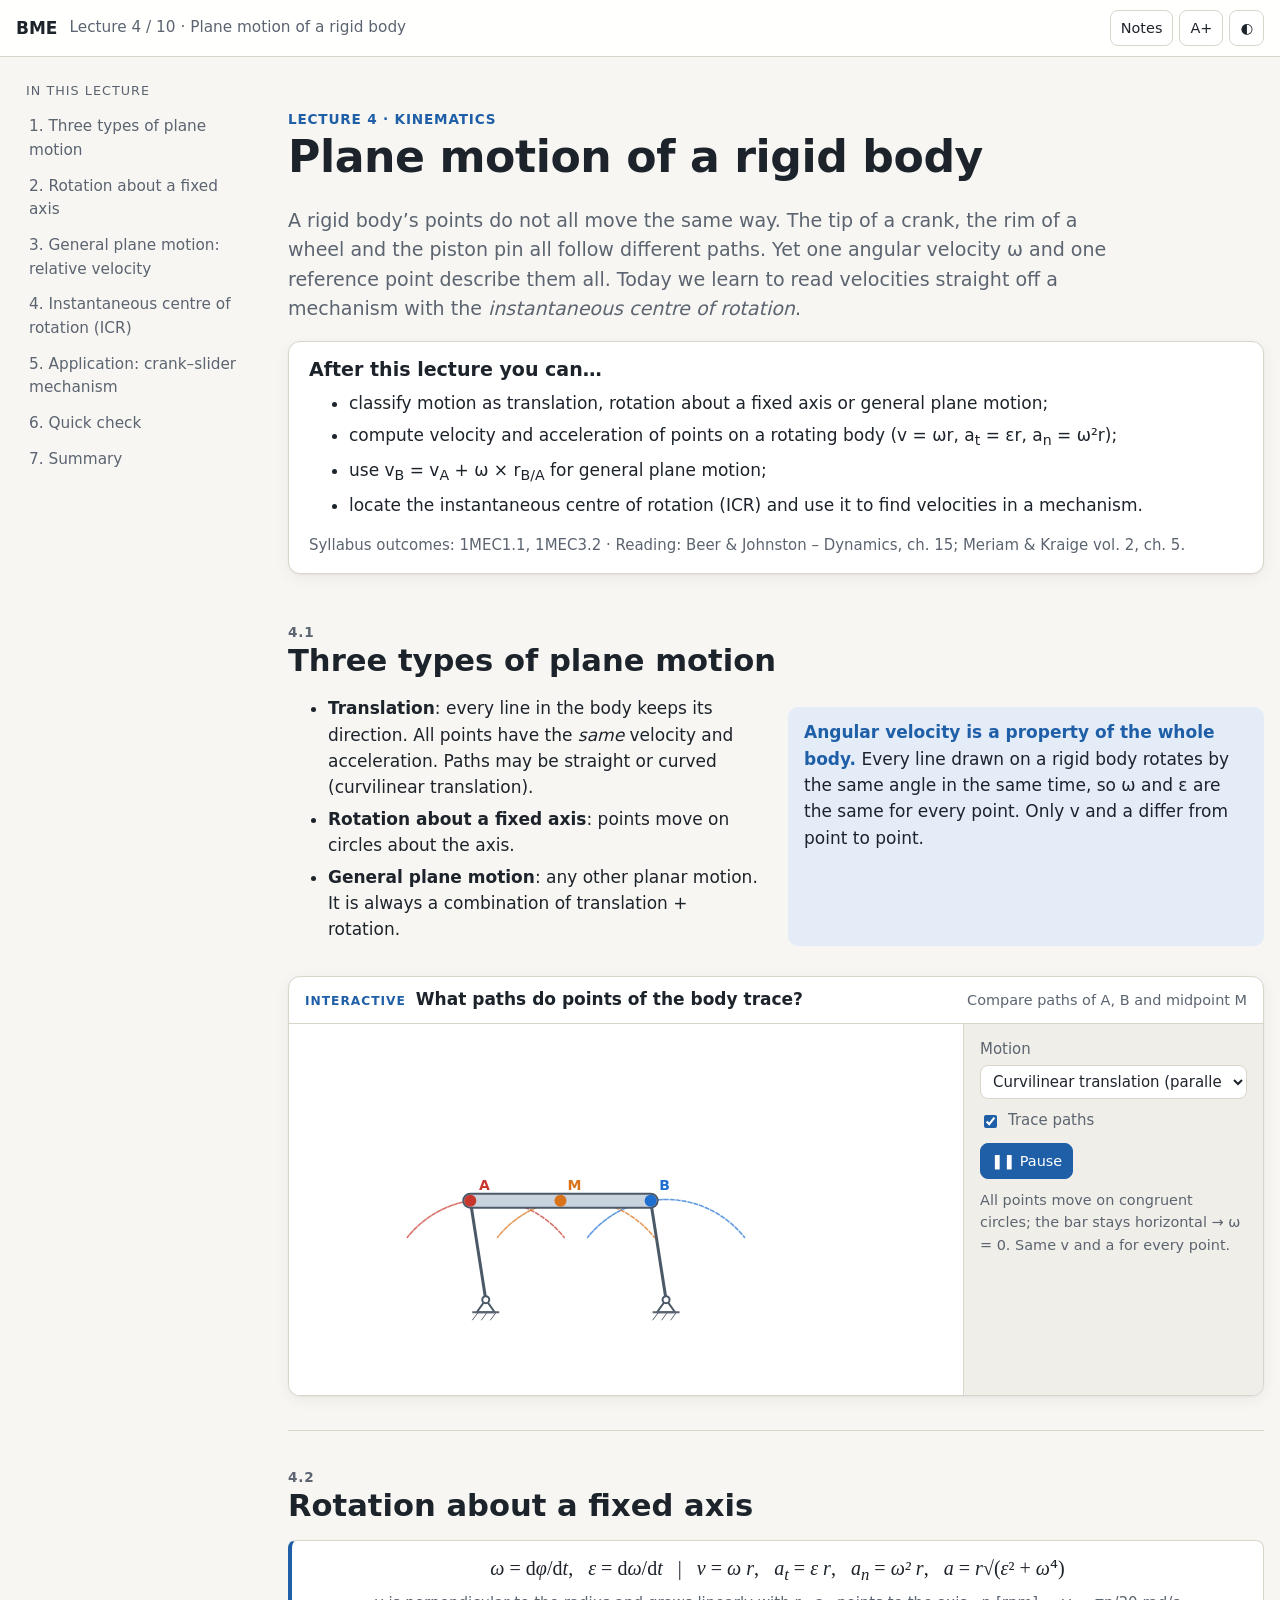
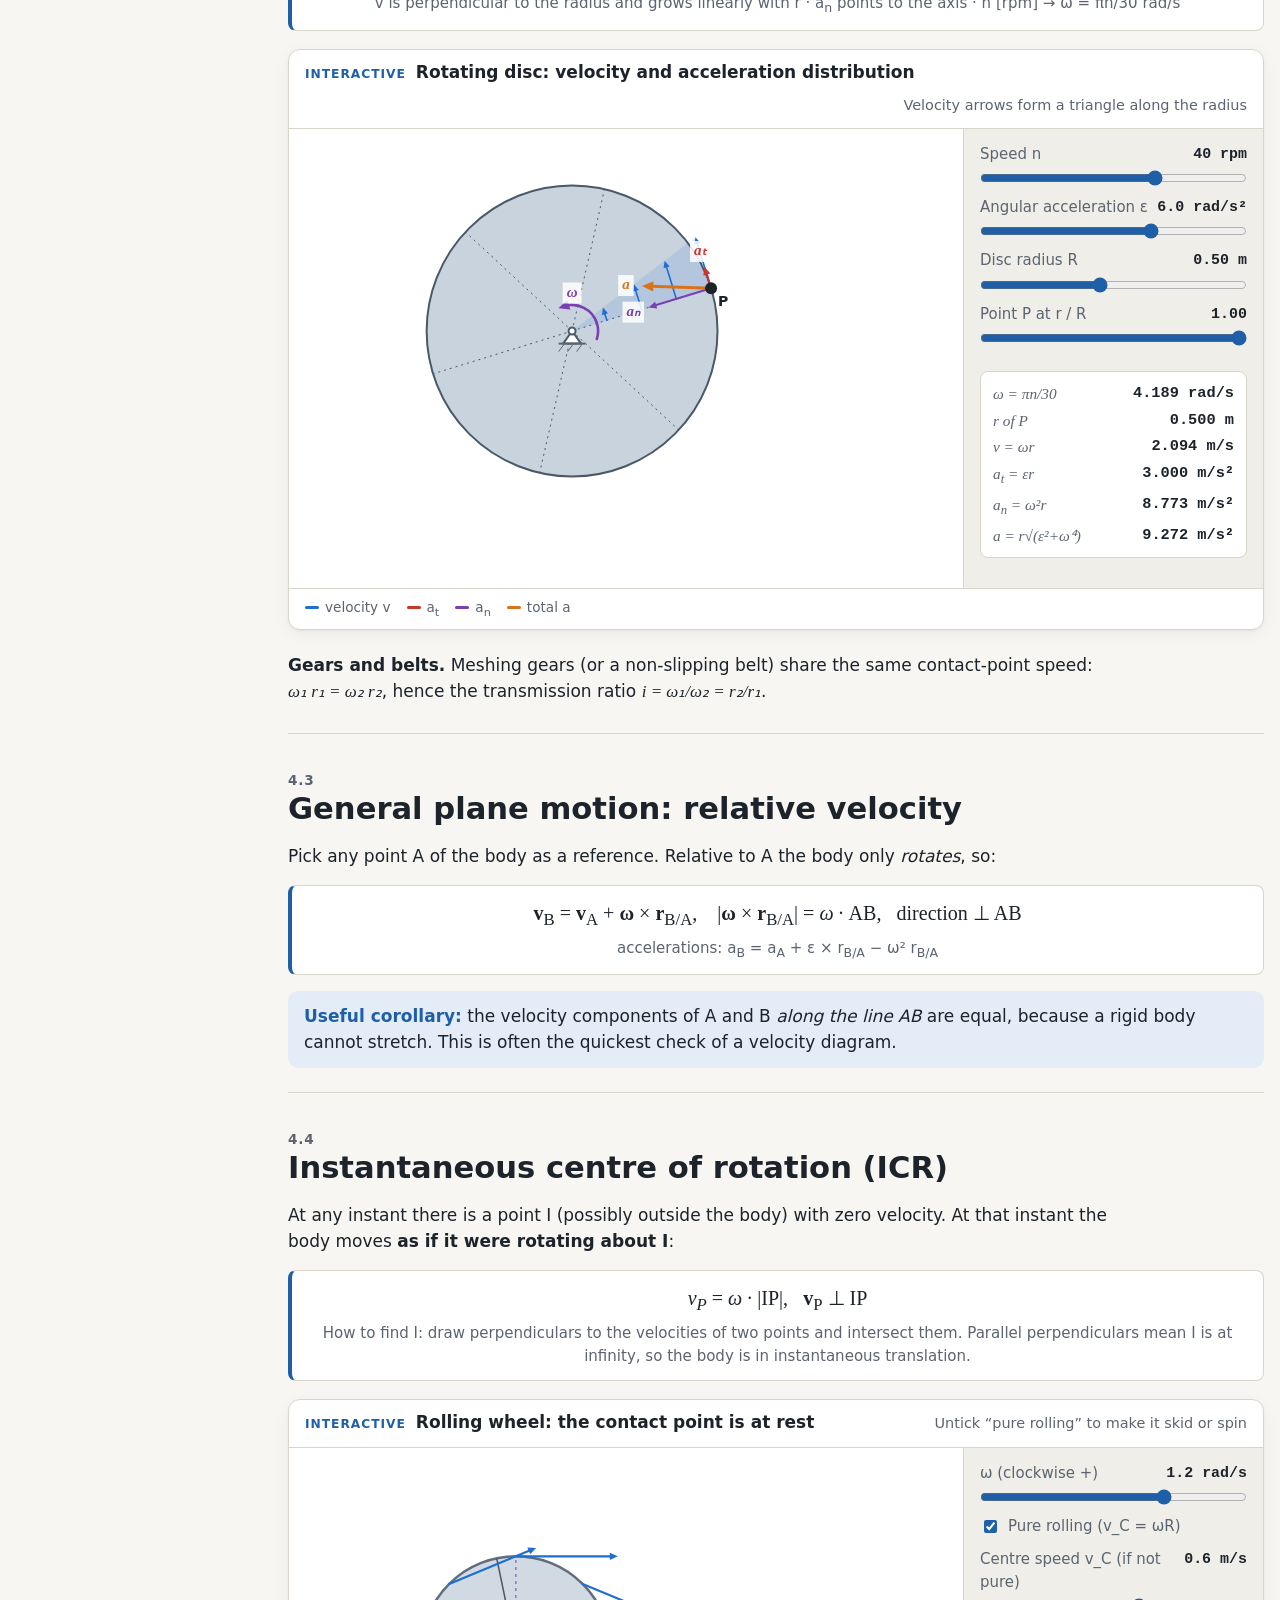
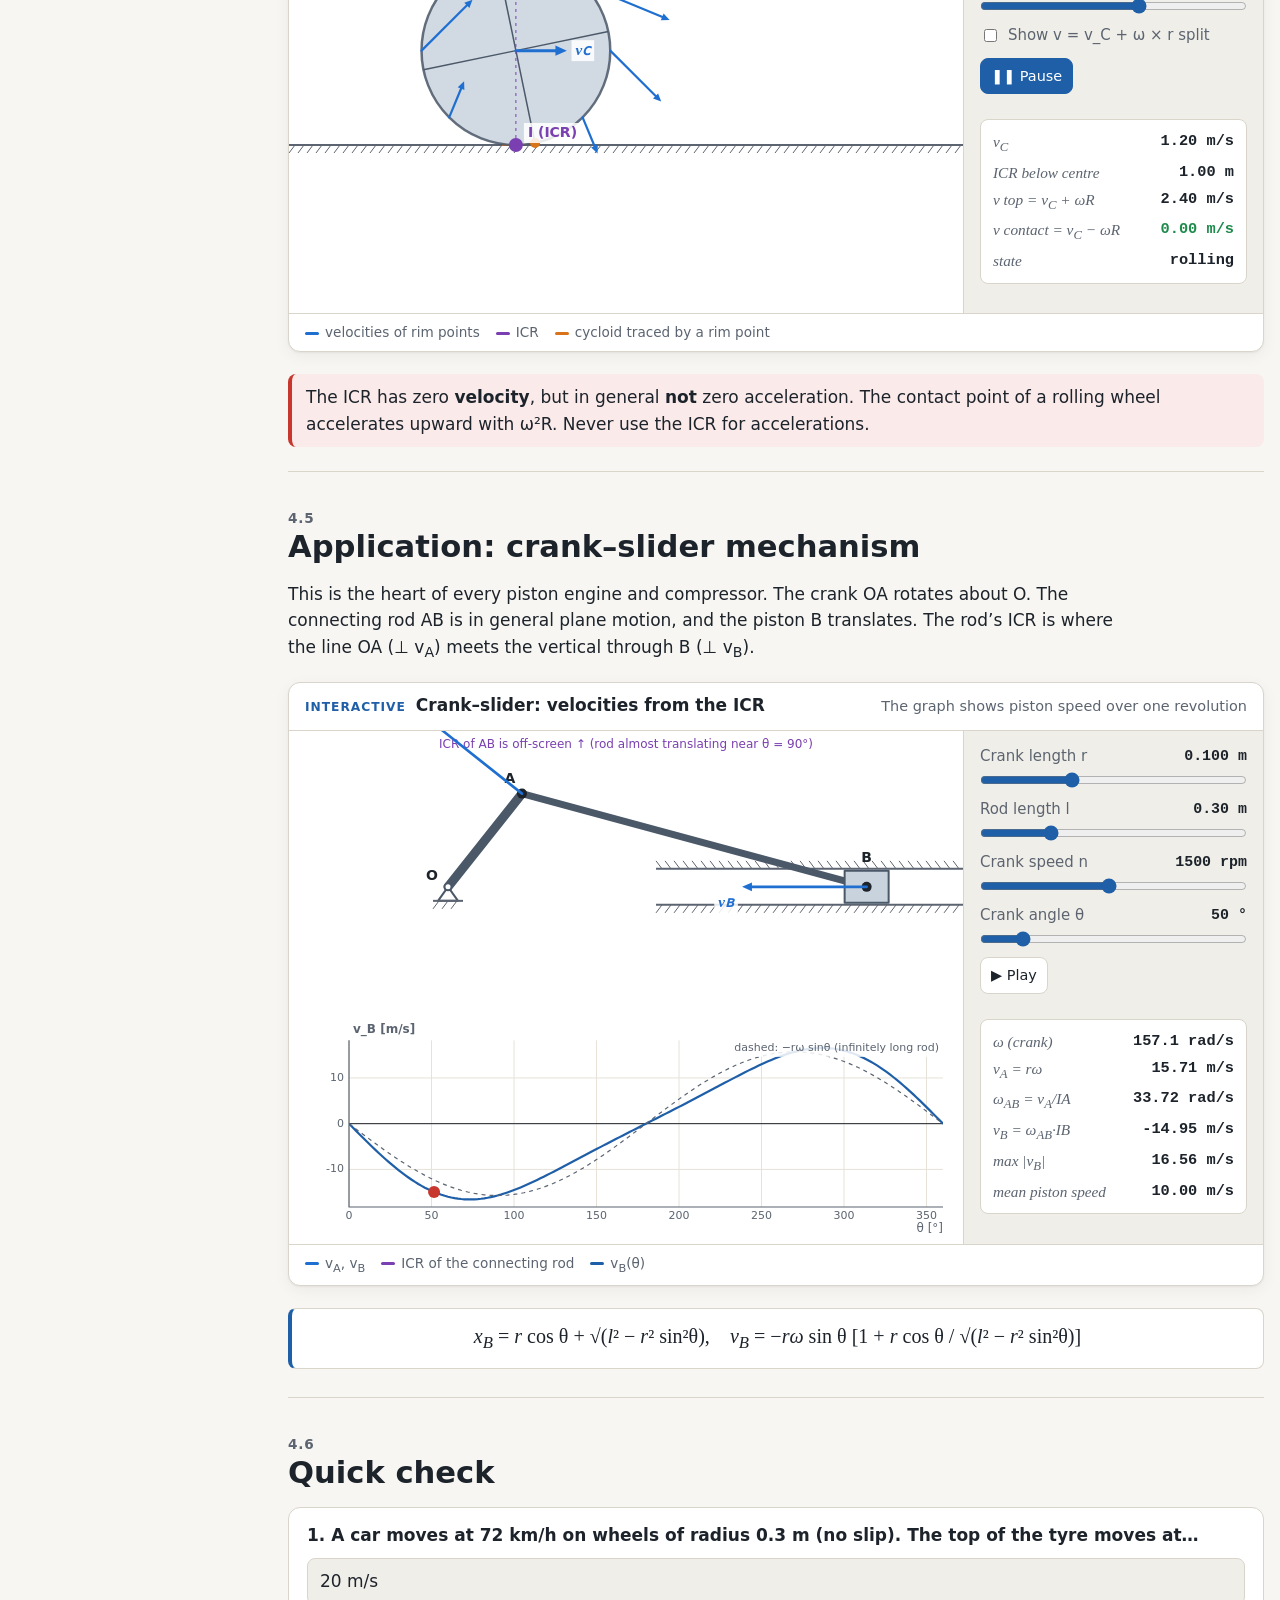
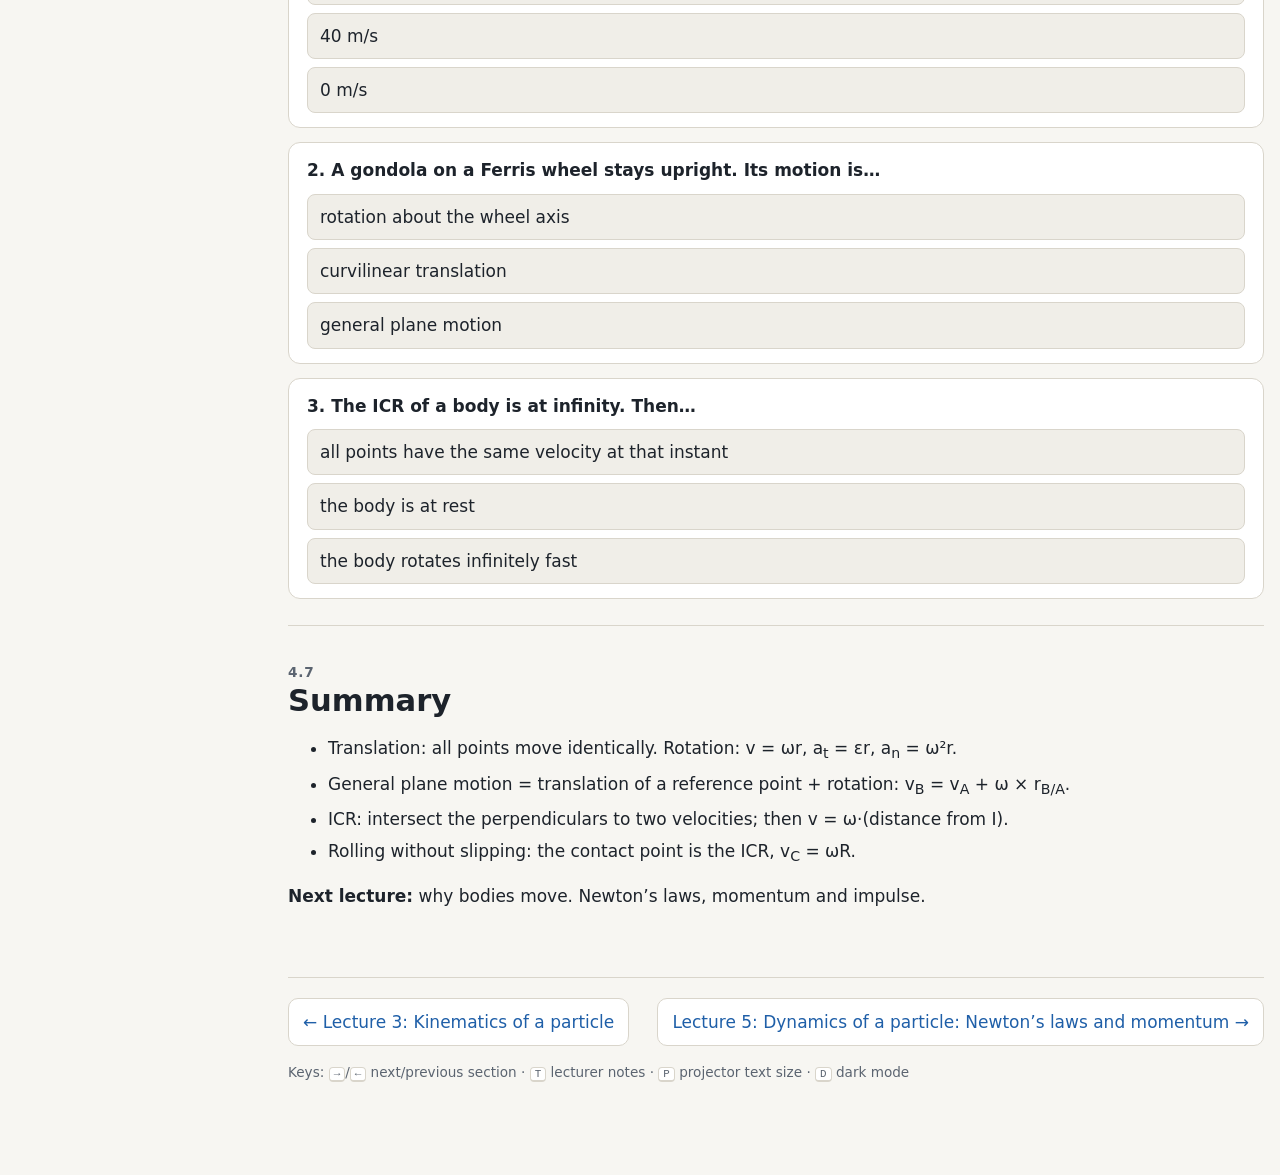
<file: basic_mechanical_engineering/lecture04.html>
<!doctype html>
<html lang="en">
<head>
<meta charset="utf-8">
<meta name="viewport" content="width=device-width, initial-scale=1">
<title>Rigid Body Plane Motion</title>
<link rel="stylesheet" href="assets/lecture.css">
</head>
<body data-lecture="4">
<div class="layout">
<nav class="toc" aria-label="Sections"></nav>
<main>

<header class="hero">
  <div class="kicker">Lecture 4 · Kinematics</div>
  <h1>Plane motion of a rigid body</h1>
  <p class="lead">A rigid body’s points do not all move the same way. The tip of a crank, the rim of a wheel and the piston pin all follow different paths. Yet one angular velocity ω and one reference point describe them all. Today we learn to read velocities straight off a mechanism with the <em>instantaneous centre of rotation</em>.</p>
  <div class="goals">
    <h3>After this lecture you can…</h3>
    <ul>
      <li>classify motion as translation, rotation about a fixed axis or general plane motion;</li>
      <li>compute velocity and acceleration of points on a rotating body (v = ωr, a<sub>t</sub> = εr, a<sub>n</sub> = ω²r);</li>
      <li>use v<sub>B</sub> = v<sub>A</sub> + ω × r<sub>B/A</sub> for general plane motion;</li>
      <li>locate the instantaneous centre of rotation (ICR) and use it to find velocities in a mechanism.</li>
    </ul>
    <p style="margin:0;color:var(--muted);font-size:.88rem">Syllabus outcomes: 1MEC1.1, 1MEC3.2 · Reading: Beer &amp; Johnston – Dynamics, ch. 15; Meriam &amp; Kraige vol. 2, ch. 5.</p>
  </div>
  <aside class="notes">90 min plan: types of motion 10 · rotation 20 · relative velocity 15 · ICR + rolling 20 · crank–slider 20 · quiz 5. Bring a coin or bicycle wheel to show rolling physically.</aside>
</header>

<section class="slide" id="types">
  <h2>Three types of plane motion</h2>
  <div class="two">
    <div class="prose">
      <ul>
        <li><b>Translation</b>: every line in the body keeps its direction. All points have the <em>same</em> velocity and acceleration. Paths may be straight or curved (curvilinear translation).</li>
        <li><b>Rotation about a fixed axis</b>: points move on circles about the axis.</li>
        <li><b>General plane motion</b>: any other planar motion. It is always a combination of translation + rotation.</li>
      </ul>
    </div>
    <div class="key"><strong>Angular velocity is a property of the whole body.</strong> Every line drawn on a rigid body rotates by the same angle in the same time, so ω and ε are the same for every point. Only v and a differ from point to point.</div>
  </div>
  <div class="demo">
    <div class="demo-head"><span class="tag">Interactive</span><h3>What paths do points of the body trace?</h3><span class="hint">Compare paths of A, B and midpoint M</span></div>
    <div class="demo-body">
      <canvas id="d1" data-aspect="0.55" aria-label="Types of rigid body motion"></canvas>
      <div class="ctrl" id="d1c"></div>
    </div>
  </div>
  <aside class="notes">Curvilinear translation surprises students: the Ferris-wheel gondola or the parallel-link plate moves on a circle but does not rotate (ω = 0). The ladder (general motion) midpoint traces a circle, which makes a nice exam question.</aside>
</section>

<section class="slide" id="rotation">
  <h2>Rotation about a fixed axis</h2>
  <div class="eq"><span class="m">ω</span> = d<span class="m">φ</span>/d<span class="m">t</span>, &nbsp; <span class="m">ε</span> = d<span class="m">ω</span>/d<span class="m">t</span> &nbsp;&nbsp;|&nbsp;&nbsp; <span class="m">v</span> = <span class="m">ω r</span>, &nbsp; <span class="m">a<sub>t</sub></span> = <span class="m">ε r</span>, &nbsp; <span class="m">a<sub>n</sub></span> = <span class="m">ω² r</span>, &nbsp; <span class="m">a</span> = <span class="m">r</span>√(<span class="m">ε</span>² + <span class="m">ω</span>⁴)
    <span class="lbl">v is perpendicular to the radius and grows linearly with r · a<sub>n</sub> points to the axis · n [rpm] → ω = πn/30 rad/s</span></div>
  <div class="demo">
    <div class="demo-head"><span class="tag">Interactive</span><h3>Rotating disc: velocity and acceleration distribution</h3><span class="hint">Velocity arrows form a triangle along the radius</span></div>
    <div class="demo-body">
      <canvas id="d2" data-aspect="0.6" aria-label="Rotating disc"></canvas>
      <div class="ctrl" id="d2c"></div>
    </div>
    <div class="legend"><span style="--c:var(--velocity)">velocity v</span><span style="--c:var(--force)">a<sub>t</sub></span><span style="--c:var(--moment)">a<sub>n</sub></span><span style="--c:var(--accel)">total a</span></div>
  </div>
  <p class="prose"><b>Gears and belts.</b> Meshing gears (or a non-slipping belt) share the same contact-point speed: <span class="m">ω₁ r₁ = ω₂ r₂</span>, hence the transmission ratio <span class="m">i = ω₁/ω₂ = r₂/r₁</span>.</p>
</section>

<section class="slide" id="relative">
  <h2>General plane motion: relative velocity</h2>
  <div class="prose"><p>Pick any point A of the body as a reference. Relative to A the body only <em>rotates</em>, so:</p></div>
  <div class="eq"><span class="m vec">v</span><sub>B</sub> = <span class="m vec">v</span><sub>A</sub> + <span class="m vec">ω</span> × <span class="m vec">r</span><sub>B/A</sub>, &nbsp;&nbsp; |<span class="m vec">ω</span> × <span class="m vec">r</span><sub>B/A</sub>| = <span class="m">ω</span> · AB, &nbsp; direction ⊥ AB
    <span class="lbl">accelerations: a<sub>B</sub> = a<sub>A</sub> + ε × r<sub>B/A</sub> − ω² r<sub>B/A</sub></span></div>
  <div class="key"><strong>Useful corollary:</strong> the velocity components of A and B <em>along the line AB</em> are equal, because a rigid body cannot stretch. This is often the quickest check of a velocity diagram.</div>
</section>

<section class="slide" id="icr">
  <h2>Instantaneous centre of rotation (ICR)</h2>
  <div class="prose">
    <p>At any instant there is a point I (possibly outside the body) with zero velocity. At that instant the body moves <b>as if it were rotating about I</b>:</p>
  </div>
  <div class="eq"><span class="m">v<sub>P</sub></span> = <span class="m">ω</span> · |IP|, &nbsp; <span class="m vec">v</span><sub>P</sub> ⊥ IP
    <span class="lbl">How to find I: draw perpendiculars to the velocities of two points and intersect them. Parallel perpendiculars mean I is at infinity, so the body is in instantaneous translation.</span></div>
  <div class="demo">
    <div class="demo-head"><span class="tag">Interactive</span><h3>Rolling wheel: the contact point is at rest</h3><span class="hint">Untick “pure rolling” to make it skid or spin</span></div>
    <div class="demo-body">
      <canvas id="d3" data-aspect="0.5" aria-label="Rolling wheel and ICR"></canvas>
      <div class="ctrl" id="d3c"></div>
    </div>
    <div class="legend"><span style="--c:var(--velocity)">velocities of rim points</span><span style="--c:var(--moment)">ICR</span><span style="--c:var(--accel)">cycloid traced by a rim point</span></div>
  </div>
  <div class="warn">The ICR has zero <b>velocity</b>, but in general <b>not</b> zero acceleration. The contact point of a rolling wheel accelerates upward with ω²R. Never use the ICR for accelerations.</div>
</section>

<section class="slide" id="crank">
  <h2>Application: crank–slider mechanism</h2>
  <div class="prose"><p>This is the heart of every piston engine and compressor. The crank OA rotates about O. The connecting rod AB is in general plane motion, and the piston B translates. The rod’s ICR is where the line OA (⊥ v<sub>A</sub>) meets the vertical through B (⊥ v<sub>B</sub>).</p></div>
  <div class="demo">
    <div class="demo-head"><span class="tag">Interactive</span><h3>Crank–slider: velocities from the ICR</h3><span class="hint">The graph shows piston speed over one revolution</span></div>
    <div class="demo-body">
      <canvas id="d4" data-aspect="0.75" aria-label="Crank slider mechanism"></canvas>
      <div class="ctrl" id="d4c"></div>
    </div>
    <div class="legend"><span style="--c:var(--velocity)">v<sub>A</sub>, v<sub>B</sub></span><span style="--c:var(--moment)">ICR of the connecting rod</span><span style="--c:var(--accent)">v<sub>B</sub>(θ)</span></div>
  </div>
  <div class="eq"><span class="m">x<sub>B</sub></span> = <span class="m">r</span> cos θ + √(<span class="m">l</span>² − <span class="m">r</span>² sin²θ), &nbsp;&nbsp; <span class="m">v<sub>B</sub></span> = −<span class="m">rω</span> sin θ [1 + <span class="m">r</span> cos θ / √(<span class="m">l</span>² − <span class="m">r</span>² sin²θ)]</div>
  <aside class="notes">Point out the dead centres (θ = 0°, 180°): v<sub>B</sub> = 0, and the ICR of the rod coincides with B. At θ ≈ 90° the rod is close to instantaneous translation. Lab link: Test 3 (vibrations) uses the same kinematics for its excitation mechanism.</aside>
</section>

<section class="slide" id="check">
  <h2>Quick check</h2>
  <div class="quiz">
    <p class="q">1. A car moves at 72 km/h on wheels of radius 0.3 m (no slip). The top of the tyre moves at…</p>
    <div class="opts">
      <button class="opt">20 m/s</button>
      <button class="opt" data-ok>40 m/s</button>
      <button class="opt">0 m/s</button>
    </div>
    <p class="why">The ICR is at the contact point. The top is at distance 2R, so v = ω·2R = 2v<sub>C</sub> = 40 m/s.</p>
  </div>
  <div class="quiz">
    <p class="q">2. A gondola on a Ferris wheel stays upright. Its motion is…</p>
    <div class="opts">
      <button class="opt">rotation about the wheel axis</button>
      <button class="opt" data-ok>curvilinear translation</button>
      <button class="opt">general plane motion</button>
    </div>
    <p class="why">Lines on the gondola keep their direction (ω = 0), even though its points move on circles.</p>
  </div>
  <div class="quiz">
    <p class="q">3. The ICR of a body is at infinity. Then…</p>
    <div class="opts">
      <button class="opt" data-ok>all points have the same velocity at that instant</button>
      <button class="opt">the body is at rest</button>
      <button class="opt">the body rotates infinitely fast</button>
    </div>
    <p class="why">ω = 0 at that instant (instantaneous translation). Accelerations can still differ.</p>
  </div>
</section>

<section class="slide" id="summary">
  <h2>Summary</h2>
  <ul class="prose">
    <li>Translation: all points move identically. Rotation: v = ωr, a<sub>t</sub> = εr, a<sub>n</sub> = ω²r.</li>
    <li>General plane motion = translation of a reference point + rotation: v<sub>B</sub> = v<sub>A</sub> + ω × r<sub>B/A</sub>.</li>
    <li>ICR: intersect the perpendiculars to two velocities; then v = ω·(distance from I).</li>
    <li>Rolling without slipping: the contact point is the ICR, v<sub>C</sub> = ωR.</li>
  </ul>
  <p class="prose"><b>Next lecture:</b> why bodies move. Newton’s laws, momentum and impulse.</p>
</section>

</main>
</div>

<script src="assets/lecture.js"></script>
<script>
/* ---------- Demo 1: types of motion ---------- */
(function () {
  const st = { t: 0, trail: [] };
  const v = BME.controls('d1c', [
    { type: 'select', id: 'mode', label: 'Motion', options: [['tr', 'Curvilinear translation (parallel links)'], ['rot', 'Rotation about a fixed pin'], ['gen', 'General plane motion (sliding ladder)']], value: 'tr' },
    { type: 'check', id: 'paths', label: 'Trace paths', value: true },
    { type: 'button', id: 'play', label: '▶ Play' },
    { html: '<p style="font-size:.85rem;color:var(--muted);margin:0" id="d1t"></p>' }
  ], () => { st.trail = []; o.redraw(); });

  function pose(t, w, h) {
    // returns points A, B and polygon for the body
    const cx = w / 2, cy = h / 2, R = Math.min(w, h) * 0.27;
    if (v.mode === 'tr') {
      const ph = 0.9 * Math.sin(t) + Math.PI / 2;
      const O1 = [cx - R * 1.4, cy + R * 0.9], O2 = [cx + R * 0.4, cy + R * 0.9];
      const A = [O1[0] + R * Math.cos(ph), O1[1] - R * Math.sin(ph)];
      const B = [O2[0] + R * Math.cos(ph), O2[1] - R * Math.sin(ph)];
      return { A, B, piv: [O1, O2], links: [[O1, A], [O2, B]], omega: 0 };
    }
    if (v.mode === 'rot') {
      const ph = t * 0.8;
      const O = [cx, cy];
      const L = R * 1.6;
      const A = [O[0] + L * 0.25 * Math.cos(ph), O[1] - L * 0.25 * Math.sin(ph)];
      const B = [O[0] + L * Math.cos(ph), O[1] - L * Math.sin(ph)];
      return { A, B, piv: [O], links: [[O, A]], omega: 1 };
    }
    const L = Math.min(w, h) * 0.62;
    const ph = 0.25 + 1.05 * (0.5 + 0.5 * Math.sin(t * 0.8));
    const wx = cx - L * 0.45, fy = cy + L * 0.42;
    const A = [wx + L * Math.cos(ph), fy];
    const B = [wx, fy - L * Math.sin(ph)];
    return { A, B, piv: [], links: [], wall: [wx, fy], omega: 1 };
  }

  const o = BME.canvas('d1', (ctx, w, h) => {
    const P = pose(st.t, w, h);
    const M = [(P.A[0] + P.B[0]) / 2, (P.A[1] + P.B[1]) / 2];
    const muted = BME.c('--muted');
    if (P.wall) {
      BME.hatch(ctx, P.wall[0], P.wall[1], w - 20, P.wall[1], 1, muted);
      BME.hatch(ctx, P.wall[0], 20, P.wall[0], P.wall[1], 1, muted);
    }
    // paths
    if (v.paths) {
      [['A', BME.c('--force')], ['B', BME.c('--velocity')], ['M', BME.c('--accel')]].forEach(([k, c]) => {
        ctx.save(); ctx.strokeStyle = c; ctx.globalAlpha = 0.7; ctx.lineWidth = 1.6; ctx.setLineDash([3, 3]);
        ctx.beginPath();
        for (let i = 0; i <= 160; i++) {
          const q = pose(i / 160 * 2 * Math.PI / (v.mode === 'tr' ? 1 : 0.8), w, h);
          const pt = k === 'A' ? q.A : k === 'B' ? q.B : [(q.A[0] + q.B[0]) / 2, (q.A[1] + q.B[1]) / 2];
          if (i) ctx.lineTo(pt[0], pt[1]); else ctx.moveTo(pt[0], pt[1]);
        }
        ctx.stroke(); ctx.restore();
      });
    }
    // links
    P.links.forEach(([a, b]) => BME.line(ctx, a[0], a[1], b[0], b[1], BME.c('--body-edge'), 3));
    P.piv.forEach((p) => BME.pin(ctx, p[0], p[1], 9));
    // body (thick bar A-B)
    ctx.save(); ctx.strokeStyle = BME.c('--body-edge'); ctx.lineWidth = 16; ctx.lineCap = 'round';
    ctx.beginPath(); ctx.moveTo(P.A[0], P.A[1]); ctx.lineTo(P.B[0], P.B[1]); ctx.stroke();
    ctx.strokeStyle = BME.c('--body'); ctx.lineWidth = 12; ctx.stroke(); ctx.restore();
    BME.dot(ctx, P.A[0], P.A[1], 6, BME.c('--force'));
    BME.dot(ctx, P.B[0], P.B[1], 6, BME.c('--velocity'));
    BME.dot(ctx, M[0], M[1], 6, BME.c('--accel'));
    BME.text(ctx, 'A', P.A[0] + 14, P.A[1] - 14, { weight: 700, color: BME.c('--force') });
    BME.text(ctx, 'B', P.B[0] + 14, P.B[1] - 14, { weight: 700, color: BME.c('--velocity') });
    BME.text(ctx, 'M', M[0] + 14, M[1] - 14, { weight: 700, color: BME.c('--accel') });
    const txt = {
      tr: 'All points move on congruent circles; the bar stays horizontal → ω = 0. Same v and a for every point.',
      rot: 'All points move on concentric circles about the pin. v = ωr grows with distance.',
      gen: 'A slides on the floor, B on the wall, M moves on a circle (radius L/2, centre at the corner). Translation + rotation.'
    }[v.mode];
    document.getElementById('d1t').textContent = txt;
  });
  const an = BME.anim(o, (dt) => { st.t += dt; });
  BME.playButton(document.getElementById('d1c-play'), an);
  an.start();
})();

/* ---------- Demo 2: rotating disc ---------- */
(function () {
  const st = { phi: 0 };
  const v = BME.controls('d2c', [
    { id: 'n', label: 'Speed n', min: -120, max: 120, step: 1, value: 40, unit: 'rpm' },
    { id: 'eps', label: 'Angular acceleration ε', min: -20, max: 20, step: 0.5, value: 6, unit: 'rad/s²' },
    { id: 'R', label: 'Disc radius R', min: 0.1, max: 1, step: 0.05, value: 0.5, unit: 'm' },
    { id: 'rp', label: 'Point P at r / R', min: 0, max: 1, step: 0.05, value: 1 },
    { html: '<dl class="readout" id="d2r"></dl>' }
  ], () => o.redraw());

  const o = BME.canvas('d2', (ctx, w, h) => {
    const om = v.n * Math.PI / 30, eps = v.eps, R = v.R;
    const cx = w * 0.42, cy = h / 2, Rp = Math.min(w, h) * 0.36;
    const ink = BME.c('--ink'), vc = BME.c('--velocity');
    ctx.save(); ctx.fillStyle = BME.c('--body'); ctx.strokeStyle = BME.c('--body-edge'); ctx.lineWidth = 2;
    ctx.beginPath(); ctx.arc(cx, cy, Rp, 0, 2 * Math.PI); ctx.fill(); ctx.stroke(); ctx.restore();
    // spokes to show rotation
    for (let k = 0; k < 6; k++) { const a = st.phi + k * Math.PI / 3; BME.line(ctx, cx, cy, cx + Rp * Math.cos(a), cy - Rp * Math.sin(a), BME.c('--body-edge'), 1, [2, 4]); }
    BME.pin(ctx, cx, cy, 9);
    const dir = st.phi; // radius line for points
    const ux = Math.cos(dir), uy = -Math.sin(dir); // screen
    const tx = -Math.sin(dir), ty = -Math.cos(dir); // tangent for ccw rotation (screen)
    const kv = 1.1 / (120 * Math.PI / 30);
    // velocity distribution along radius
    ctx.save(); ctx.fillStyle = vc; ctx.globalAlpha = 0.12; ctx.beginPath();
    ctx.moveTo(cx, cy); ctx.lineTo(cx + ux * Rp, cy + uy * Rp); ctx.lineTo(cx + ux * Rp + tx * om * Rp * kv, cy + uy * Rp + ty * om * Rp * kv); ctx.closePath(); ctx.fill(); ctx.restore();
    for (let k = 1; k <= 4; k++) {
      const r = Rp * k / 4, px = cx + ux * r, py = cy + uy * r;
      if (Math.abs(om) > 1e-6) BME.arrow(ctx, px, py, px + tx * om * r * kv, py + ty * om * r * kv, vc, { width: 1.6, head: 7 });
    }
    // selected point P
    const r = Rp * v.rp, px = cx + ux * r, py = cy + uy * r;
    const rr = R * v.rp;
    const at = eps * rr, an = om * om * rr;
    const ka = Rp * 0.45 / Math.max(5, Math.abs(at), an, 1e-6) ;
    if (rr > 0) {
      BME.arrow(ctx, px, py, px + tx * at * ka, py + ty * at * ka, BME.c('--force'), { label: 'aₜ', width: 2 });
      BME.arrow(ctx, px, py, px - ux * an * ka, py - uy * an * ka, BME.c('--moment'), { label: 'aₙ', width: 2 });
      BME.arrow(ctx, px, py, px + (tx * at - ux * an) * ka, py + (ty * at - uy * an) * ka, BME.c('--accel'), { label: 'a', width: 3 });
    }
    BME.dot(ctx, px, py, 6, ink);
    BME.text(ctx, 'P', px + 12, py + 14, { weight: 700 });
    if (Math.abs(om) > 1e-6) BME.momentArc(ctx, cx, cy, 26, om > 0, BME.c('--moment'), 'ω', { a0: -0.6 * Math.PI, a1: 0.1 * Math.PI });
    BME.readout('d2r', [
      ['ω = πn/30', BME.fmt(om, 3) + ' rad/s'],
      ['r of P', BME.fmt(rr, 3) + ' m'],
      ['v = ωr', BME.fmt(Math.abs(om) * rr, 3) + ' m/s'],
      ['a<sub>t</sub> = εr', BME.fmt(at, 3) + ' m/s²'],
      ['a<sub>n</sub> = ω²r', BME.fmt(an, 3) + ' m/s²'],
      ['a = r√(ε²+ω⁴)', BME.fmt(Math.hypot(at, an), 3) + ' m/s²']
    ]);
  });
  const anm = BME.anim(o, (dt) => { st.phi += (v.n * Math.PI / 30) * dt * 0.25; });
  anm.start();
})();

/* ---------- Demo 3: rolling wheel ---------- */
(function () {
  const st = { x: 2.2, ang: 0, trail: [] };
  const v = BME.controls('d3c', [
    { id: 'om', label: 'ω (clockwise +)', min: -3, max: 3, step: 0.1, value: 1.2, unit: 'rad/s' },
    { type: 'check', id: 'pure', label: 'Pure rolling (v_C = ωR)', value: true },
    { id: 'vc', label: 'Centre speed v_C (if not pure)', min: -3, max: 3, step: 0.1, value: 0.6, unit: 'm/s' },
    { type: 'check', id: 'dec', label: 'Show v = v_C + ω × r split', value: false },
    { type: 'button', id: 'play', label: '▶ Play' },
    { html: '<dl class="readout" id="d3r"></dl>' }
  ], () => { st.trail = []; o.redraw(); });
  const Rm = 1; // radius in metres
  const vC = () => (v.pure ? v.om * Rm : v.vc);

  const o = BME.canvas('d3', (ctx, w, h) => {
    const sc = Math.min(h * 0.28, w * 0.14);
    const gy = h - 40, cy = gy - Rm * sc;
    const span = w / sc;
    let xc = ((st.x % span) + span) % span;
    const cx = xc * sc;
    const om = v.om, vc = vC();
    const muted = BME.c('--muted'), vcol = BME.c('--velocity');
    BME.hatch(ctx, 0, gy, w, gy, 1, muted);
    // trail
    ctx.save(); ctx.strokeStyle = BME.c('--accel'); ctx.lineWidth = 1.8; ctx.beginPath();
    st.trail.forEach((p, i) => { const X = p[0] * sc, Y = p[1]; if (i && Math.abs(p[0] - st.trail[i - 1][0]) < 1) ctx.lineTo(X, Y); else ctx.moveTo(X, Y); });
    ctx.stroke(); ctx.restore();
    // wheel
    ctx.save(); ctx.fillStyle = BME.c('--body'); ctx.strokeStyle = BME.c('--body-edge'); ctx.lineWidth = 2.5; ctx.globalAlpha = 0.85;
    ctx.beginPath(); ctx.arc(cx, cy, Rm * sc, 0, 2 * Math.PI); ctx.fill(); ctx.stroke(); ctx.restore();
    for (let k = 0; k < 4; k++) { const a = -st.ang + k * Math.PI / 2; BME.line(ctx, cx, cy, cx + Rm * sc * Math.cos(a), cy + Rm * sc * Math.sin(a), BME.c('--body-edge'), 1.5); }
    // rim point (tracked)
    const ta = -st.ang + Math.PI / 2;
    BME.dot(ctx, cx + Rm * sc * Math.cos(ta), cy + Rm * sc * Math.sin(ta), 5, BME.c('--accel'));
    const kv = sc * 0.45;
    // velocities of rim points: v = (vc + om*ry, -om*rx) in math coords (y up), ω clockwise positive
    for (let k = 0; k < 8; k++) {
      const a = k * Math.PI / 4;
      const rx = Math.cos(a) * Rm, ry = Math.sin(a) * Rm;
      const vx = vc + om * ry, vy = -om * rx;
      const px = cx + rx * sc, py = cy - ry * sc;
      if (v.dec) {
        BME.arrow(ctx, px, py, px + vc * kv, py, muted, { width: 1.2, head: 6, dash: [3, 3] });
        BME.arrow(ctx, px + vc * kv, py, px + vc * kv + om * ry * kv, py + om * rx * kv, BME.c('--moment'), { width: 1.2, head: 6, dash: [3, 3] });
      }
      if (Math.hypot(vx, vy) > 0.02) BME.arrow(ctx, px, py, px + vx * kv, py - vy * kv, vcol, { width: 2.2, head: 8 });
      else BME.dot(ctx, px, py, 4, vcol);
    }
    BME.arrow(ctx, cx, cy, cx + vc * kv, cy, vcol, { width: 3, label: 'v_C'.replace('_C', 'ᴄ') });
    // ICR
    if (Math.abs(om) > 1e-3) {
      const iy = -vc / om; // relative to centre, math coords
      const IX = cx, IY = cy - iy * sc;
      if (Math.abs(iy) < 6) {
        BME.dot(ctx, IX, IY, 7, BME.c('--moment'));
        BME.text(ctx, 'I (ICR)', IX + 12, IY - 12, { color: BME.c('--moment'), weight: 700, align: 'left', bg: true });
        BME.line(ctx, IX, IY, cx, cy - Rm * sc, BME.c('--moment'), 1, [3, 4]);
      }
    }
    const slipV = vc - om * Rm;
    BME.readout('d3r', [
      ['v<sub>C</sub>', BME.fmt(vc, 2) + ' m/s'],
      ['ICR below centre', Math.abs(om) > 1e-3 ? BME.fmt(vc / om, 2) + ' m' : '∞'],
      ['v top = v<sub>C</sub> + ωR', BME.fmt(vc + om * Rm, 2) + ' m/s'],
      ['v contact = v<sub>C</sub> − ωR', BME.fmt(slipV, 2) + ' m/s', Math.abs(slipV) < 1e-6 ? 'ok' : 'no'],
      ['state', Math.abs(slipV) < 1e-6 ? 'rolling' : slipV > 0 ? 'skidding' : 'spinning']
    ]);
  });
  const an = BME.anim(o, (dt) => {
    st.x += vC() * dt * 0.8; st.ang += v.om * dt * 0.8;
    const sc = Math.min(o.h * 0.28, o.w * 0.14), span = o.w / sc;
    const xc = ((st.x % span) + span) % span;
    const ta = -st.ang + Math.PI / 2, cy = o.h - 40 - Rm * sc;
    st.trail.push([xc + Rm * Math.cos(ta), cy + Rm * sc * Math.sin(ta)]);
    if (st.trail.length > 600) st.trail.shift();
  });
  BME.playButton(document.getElementById('d3c-play'), an);
  an.start();
})();

/* ---------- Demo 4: crank-slider ---------- */
(function () {
  const st = { th: 0.9 };
  const v = BME.controls('d4c', [
    { id: 'r', label: 'Crank length r', min: 0.05, max: 0.2, step: 0.005, value: 0.1, unit: 'm' },
    { id: 'l', label: 'Rod length l', min: 0.2, max: 0.6, step: 0.01, value: 0.3, unit: 'm' },
    { id: 'n', label: 'Crank speed n', min: 100, max: 3000, step: 50, value: 1500, unit: 'rpm' },
    { id: 'th', label: 'Crank angle θ', min: 0, max: 360, step: 1, value: 50, unit: '°' },
    { type: 'button', id: 'play', label: '▶ Play' },
    { html: '<dl class="readout" id="d4r"></dl>' }
  ], (vals, k) => { if (k === 'th' && !st.anim) st.th = vals.th * BME.deg; o.redraw(); });

  const kin = (th) => {
    const r = v.r, l = v.l, om = v.n * Math.PI / 30;
    const s = Math.sqrt(l * l - r * r * Math.sin(th) ** 2);
    const xB = r * Math.cos(th) + s;
    const vB = -r * om * Math.sin(th) * (1 + r * Math.cos(th) / s);
    return { xB, vB, om, A: [r * Math.cos(th), r * Math.sin(th)] };
  };

  const o = BME.canvas('d4', (ctx, w, h) => {
    const th = st.th, K = kin(th), r = v.r, l = v.l;
    const top = h * 0.56;
    const sc = Math.min((w - 80) / (r + l + r * 0.4 + 0.05), top * 0.42 / r);
    const ox = 40 + r * sc, oy = top * 0.55;
    const X = (x) => ox + x * sc, Y = (y) => oy - y * sc;
    const muted = BME.c('--muted'), vc = BME.c('--velocity'), mc = BME.c('--moment');
    // guide
    BME.hatch(ctx, X(l - r) - 30, Y(0) + 18, X(l + r) + 40, Y(0) + 18, 1, muted);
    BME.hatch(ctx, X(l - r) - 30, Y(0) - 18, X(l + r) + 40, Y(0) - 18, -1, muted);
    // ICR of the rod
    const A = K.A, B = [K.xB, 0];
    let I = null;
    if (Math.abs(Math.cos(th)) > 1e-3) I = [K.xB, K.xB * Math.tan(th)];
    if (I && (Y(I[1]) < 0 || Y(I[1]) > top)) BME.text(ctx, 'ICR of AB is off-screen ' + (Y(I[1]) < 0 ? '↑' : '↓') + ' (rod almost translating near θ = 90°)', w / 2, 14, { color: mc, size: 12, bg: true });
    if (I && Math.abs(I[1]) * sc < h) {
      BME.line(ctx, X(0), Y(0), X(I[0]), Y(I[1]), mc, 1, [5, 4]);
      BME.line(ctx, X(B[0]), Y(B[1]), X(I[0]), Y(I[1]), mc, 1, [5, 4]);
      BME.dot(ctx, X(I[0]), Y(I[1]), 6, mc);
      BME.text(ctx, 'I (ICR of AB)', X(I[0]) + 10, Y(I[1]), { color: mc, weight: 700, align: 'left', bg: true, size: 12 });
    }
    // crank & rod
    ctx.save(); ctx.lineCap = 'round';
    ctx.strokeStyle = BME.c('--body-edge'); ctx.lineWidth = 9;
    ctx.beginPath(); ctx.moveTo(X(0), Y(0)); ctx.lineTo(X(A[0]), Y(A[1])); ctx.stroke();
    ctx.lineWidth = 7; ctx.beginPath(); ctx.moveTo(X(A[0]), Y(A[1])); ctx.lineTo(X(B[0]), Y(B[1])); ctx.stroke();
    ctx.restore();
    // piston
    ctx.save(); ctx.fillStyle = BME.c('--body'); ctx.strokeStyle = BME.c('--body-edge'); ctx.lineWidth = 2;
    ctx.fillRect(X(B[0]) - 22, Y(0) - 16, 44, 32); ctx.strokeRect(X(B[0]) - 22, Y(0) - 16, 44, 32); ctx.restore();
    BME.pin(ctx, X(0), Y(0), 10);
    BME.dot(ctx, X(A[0]), Y(A[1]), 5, BME.c('--ink'));
    BME.dot(ctx, X(B[0]), Y(B[1]), 5, BME.c('--ink'));
    BME.text(ctx, 'O', X(0) - 16, Y(0) - 10, { weight: 700 });
    BME.text(ctx, 'A', X(A[0]) - 12, Y(A[1]) - 14, { weight: 700 });
    BME.text(ctx, 'B', X(B[0]), Y(0) - 28, { weight: 700 });
    // velocities
    const vA = r * K.om, kv = sc * r * 1.1 / Math.max(vA, 1e-9);
    BME.arrow(ctx, X(A[0]), Y(A[1]), X(A[0]) - Math.sin(th) * vA * kv, Y(A[1]) - Math.cos(th) * vA * kv, vc, { label: 'vᴀ', width: 2.6 });
    if (Math.abs(K.vB) > 1e-3) BME.arrow(ctx, X(B[0]), Y(0), X(B[0]) + K.vB * kv, Y(0), vc, { label: 'vʙ', width: 2.6, dy: 16 });
    // graph of vB over a revolution
    const R = { x: 60, y: top + 26, w: w - 80, h: h - top - 56 };
    const pts = [];
    let vmax = 0;
    for (let d = 0; d <= 360; d += 2) { const q = kin(d * BME.deg); pts.push([d, q.vB]); vmax = Math.max(vmax, Math.abs(q.vB)); }
    const pl = BME.plot(ctx, R, { xmin: 0, xmax: 360, ymin: -vmax * 1.1, ymax: vmax * 1.1, xlabel: 'θ [°]', ylabel: 'v_B [m/s]', series: [{ pts, color: BME.c('--accent') }, { pts: pts.map((p) => [p[0], -r * K.om * Math.sin(p[0] * BME.deg)]), color: muted, width: 1.2, dash: [4, 4] }] });
    const thd = ((th / BME.deg) % 360 + 360) % 360;
    BME.dot(ctx, pl.X(thd), pl.Y(K.vB), 6, BME.c('--force'));
    BME.text(ctx, 'dashed: −rω sinθ (infinitely long rod)', R.x + R.w - 4, R.y + 8, { size: 11, color: muted, align: 'right', bg: true });
    const omAB = I ? vA / Math.hypot(I[0] - A[0], I[1] - A[1]) : 0;
    BME.readout('d4r', [
      ['ω (crank)', BME.fmt(K.om, 1) + ' rad/s'],
      ['v<sub>A</sub> = rω', BME.fmt(vA, 2) + ' m/s'],
      ['ω<sub>AB</sub> = v<sub>A</sub>/IA', BME.fmt(omAB, 2) + ' rad/s'],
      ['v<sub>B</sub> = ω<sub>AB</sub>·IB', BME.fmt(K.vB, 2) + ' m/s'],
      ['max |v<sub>B</sub>|', BME.fmt(vmax, 2) + ' m/s'],
      ['mean piston speed', BME.fmt(4 * r * v.n / 60, 2) + ' m/s']
    ]);
  });
  const an = BME.anim(o, (dt) => { st.th = (st.th + dt * 1.2) % (2 * Math.PI); st.anim = true; v.set('th', Math.round(st.th / BME.deg)); st.anim = false; });
  BME.playButton(document.getElementById('d4c-play'), an);
})();
</script>
</body>
</html>
</file>
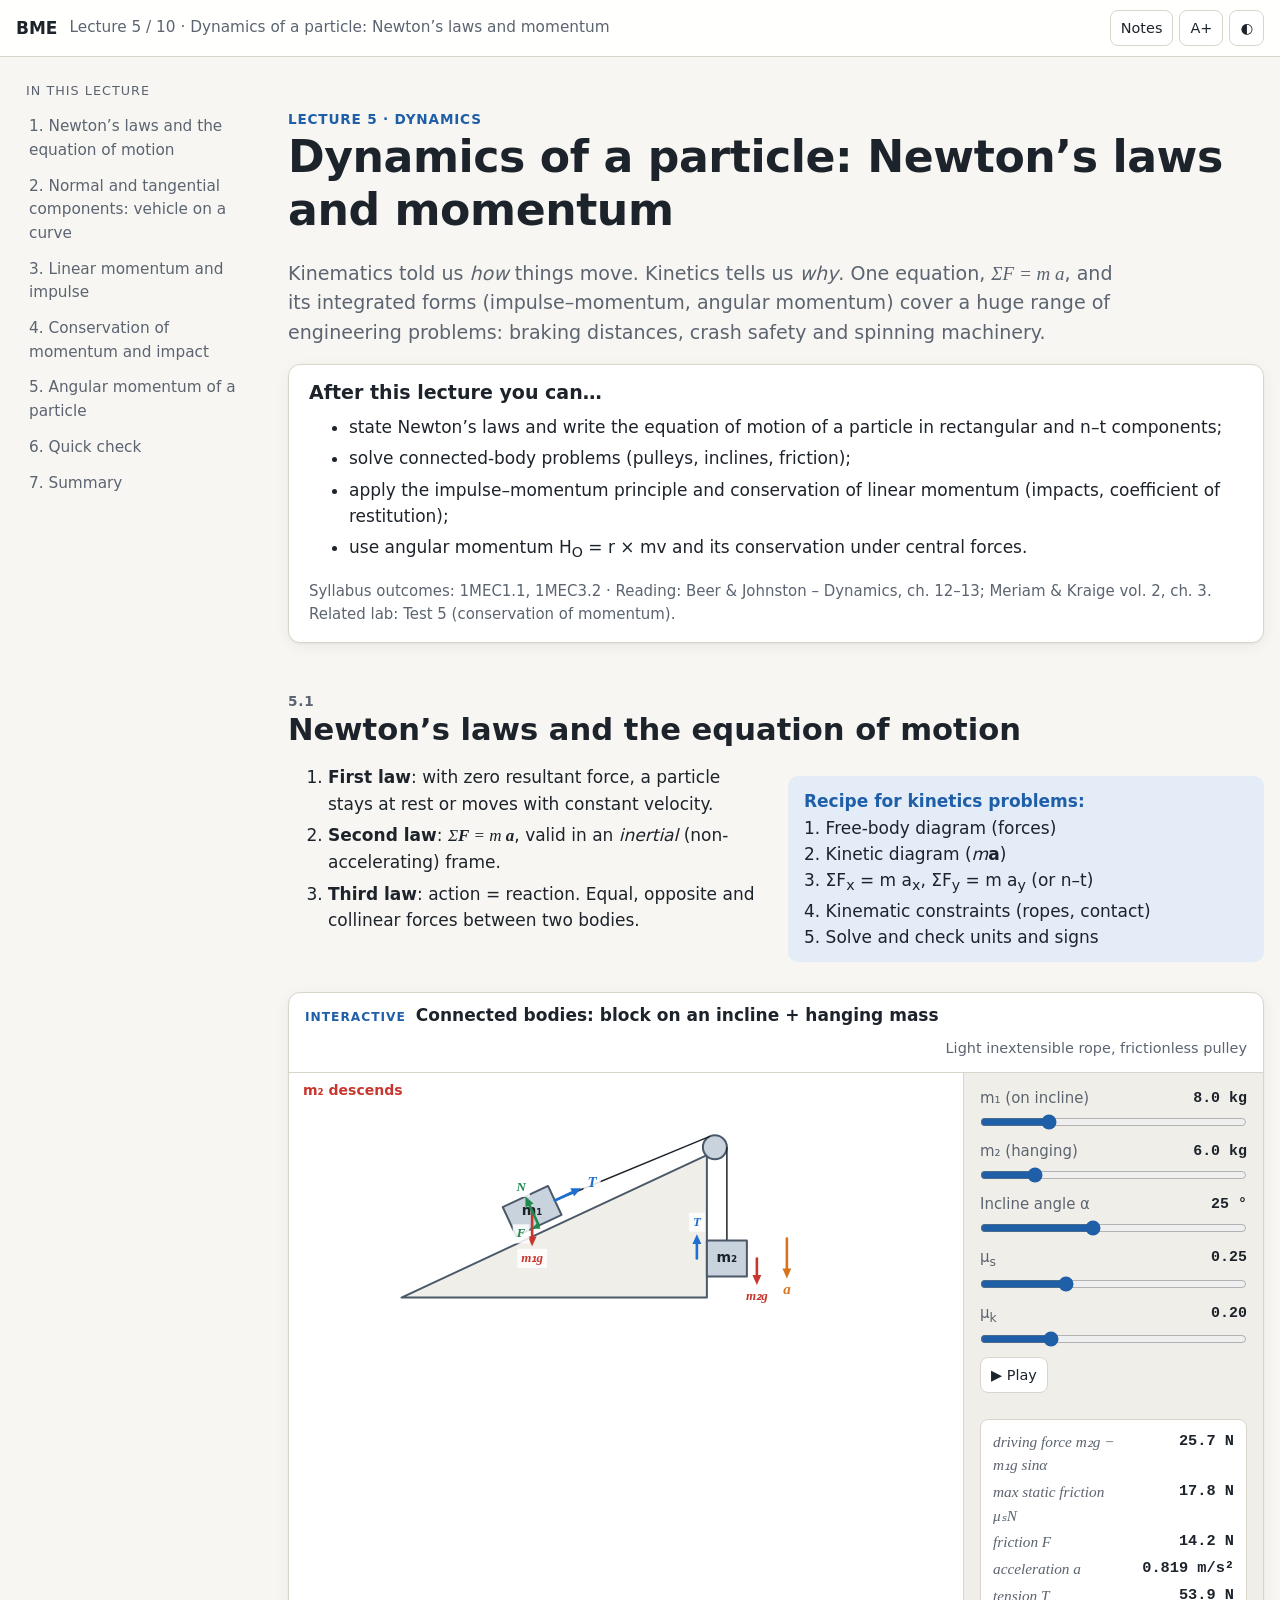
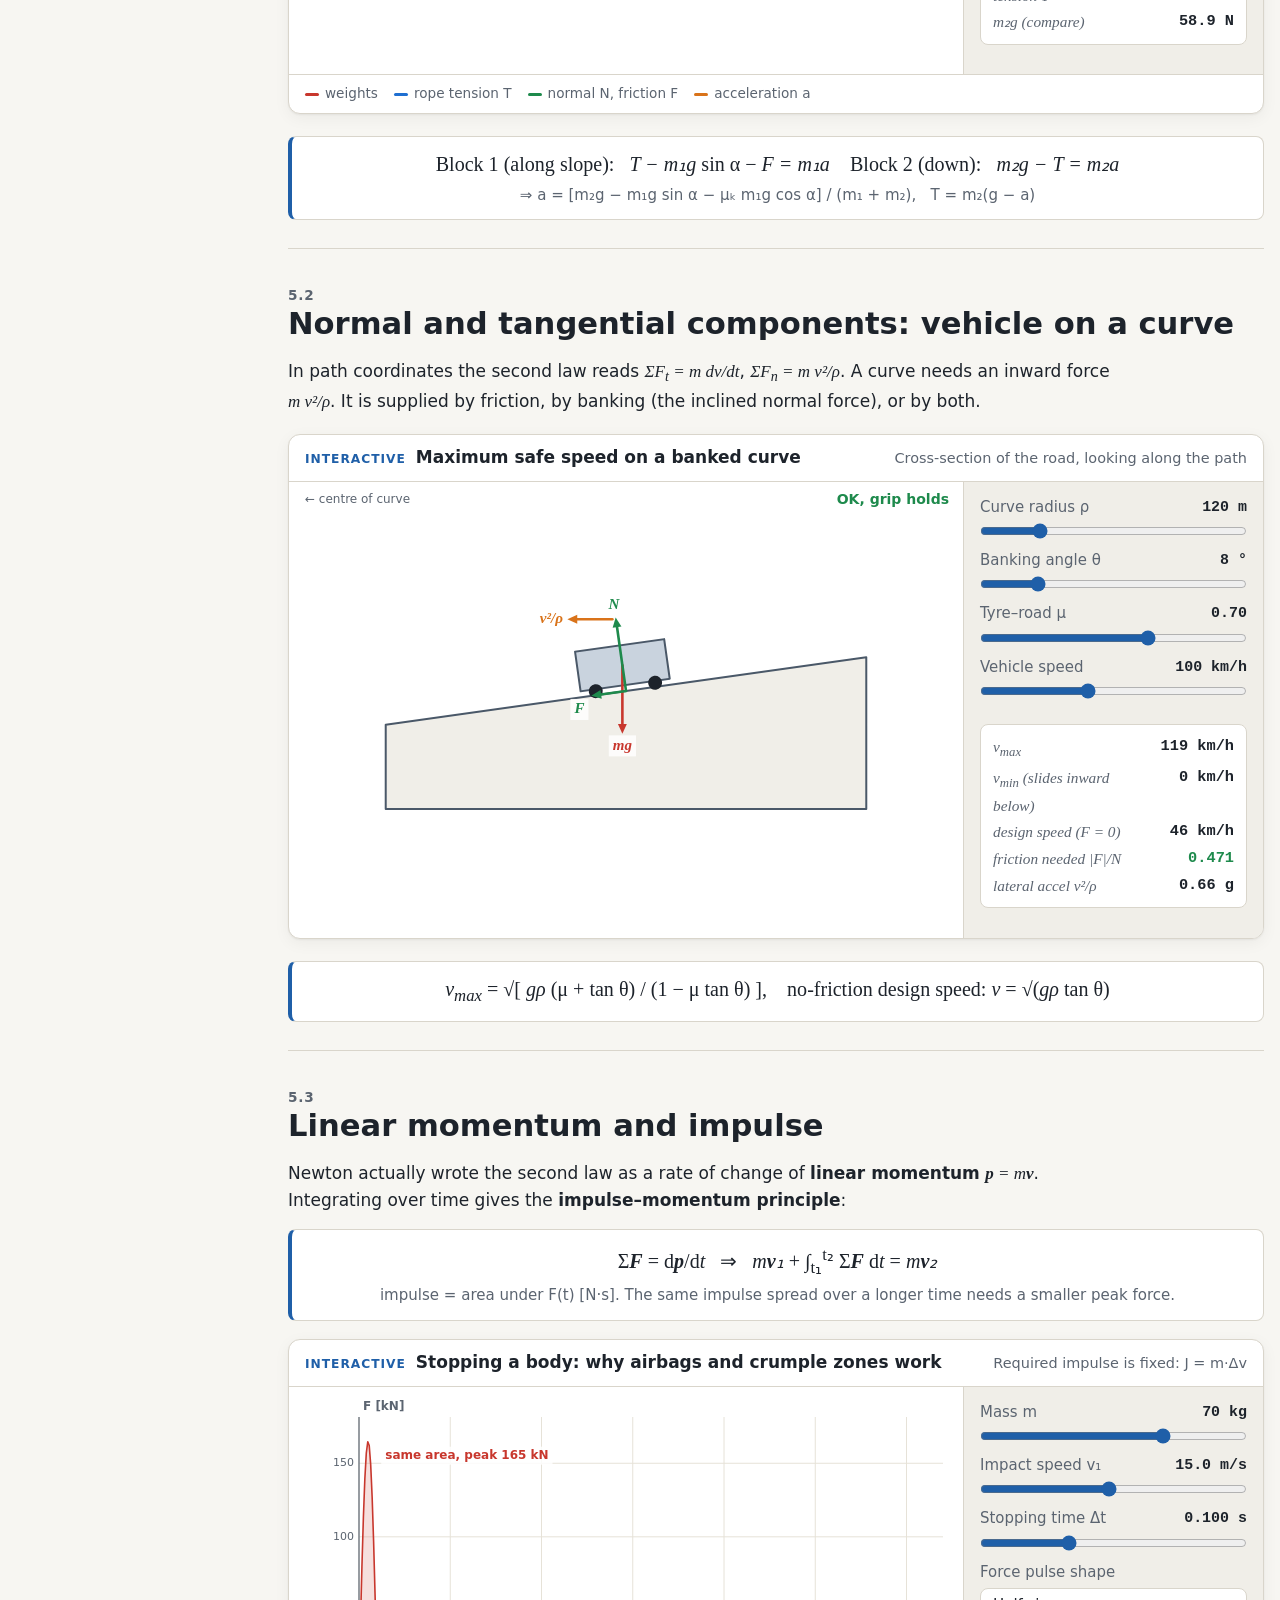
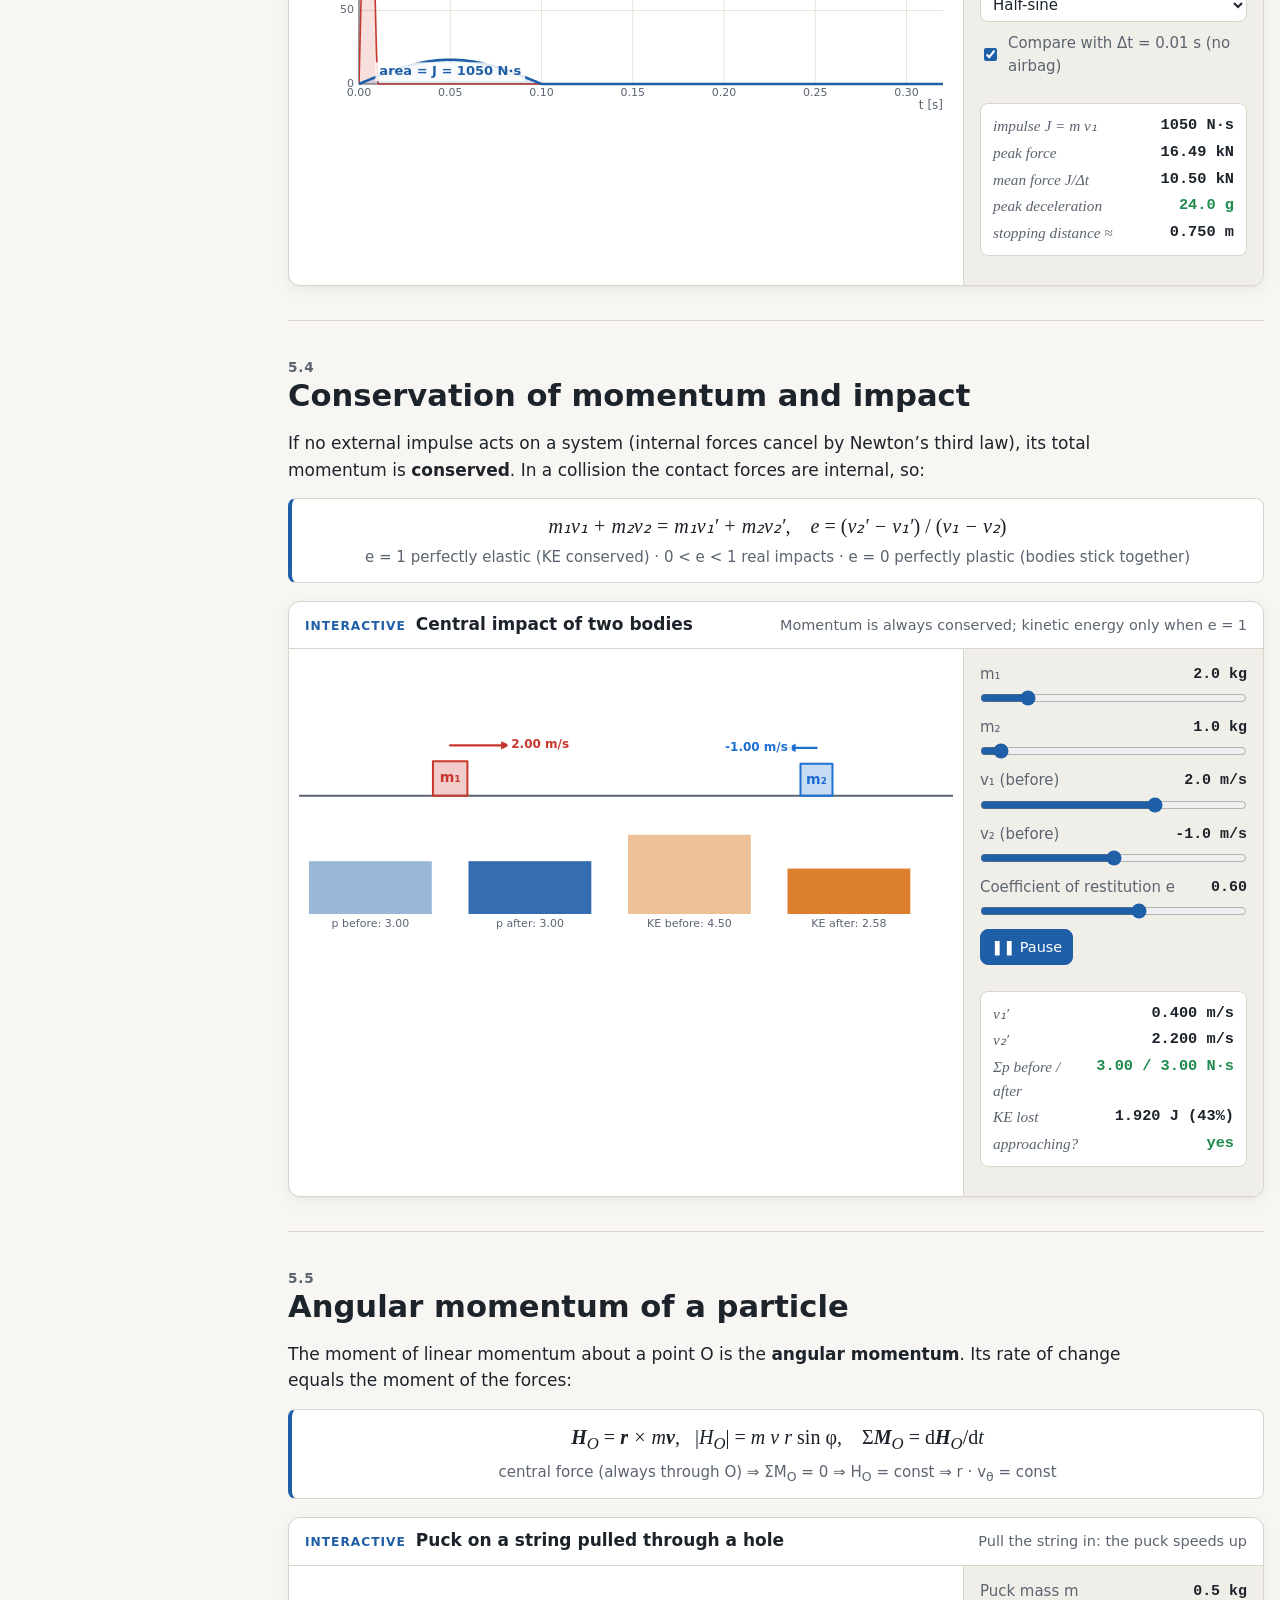
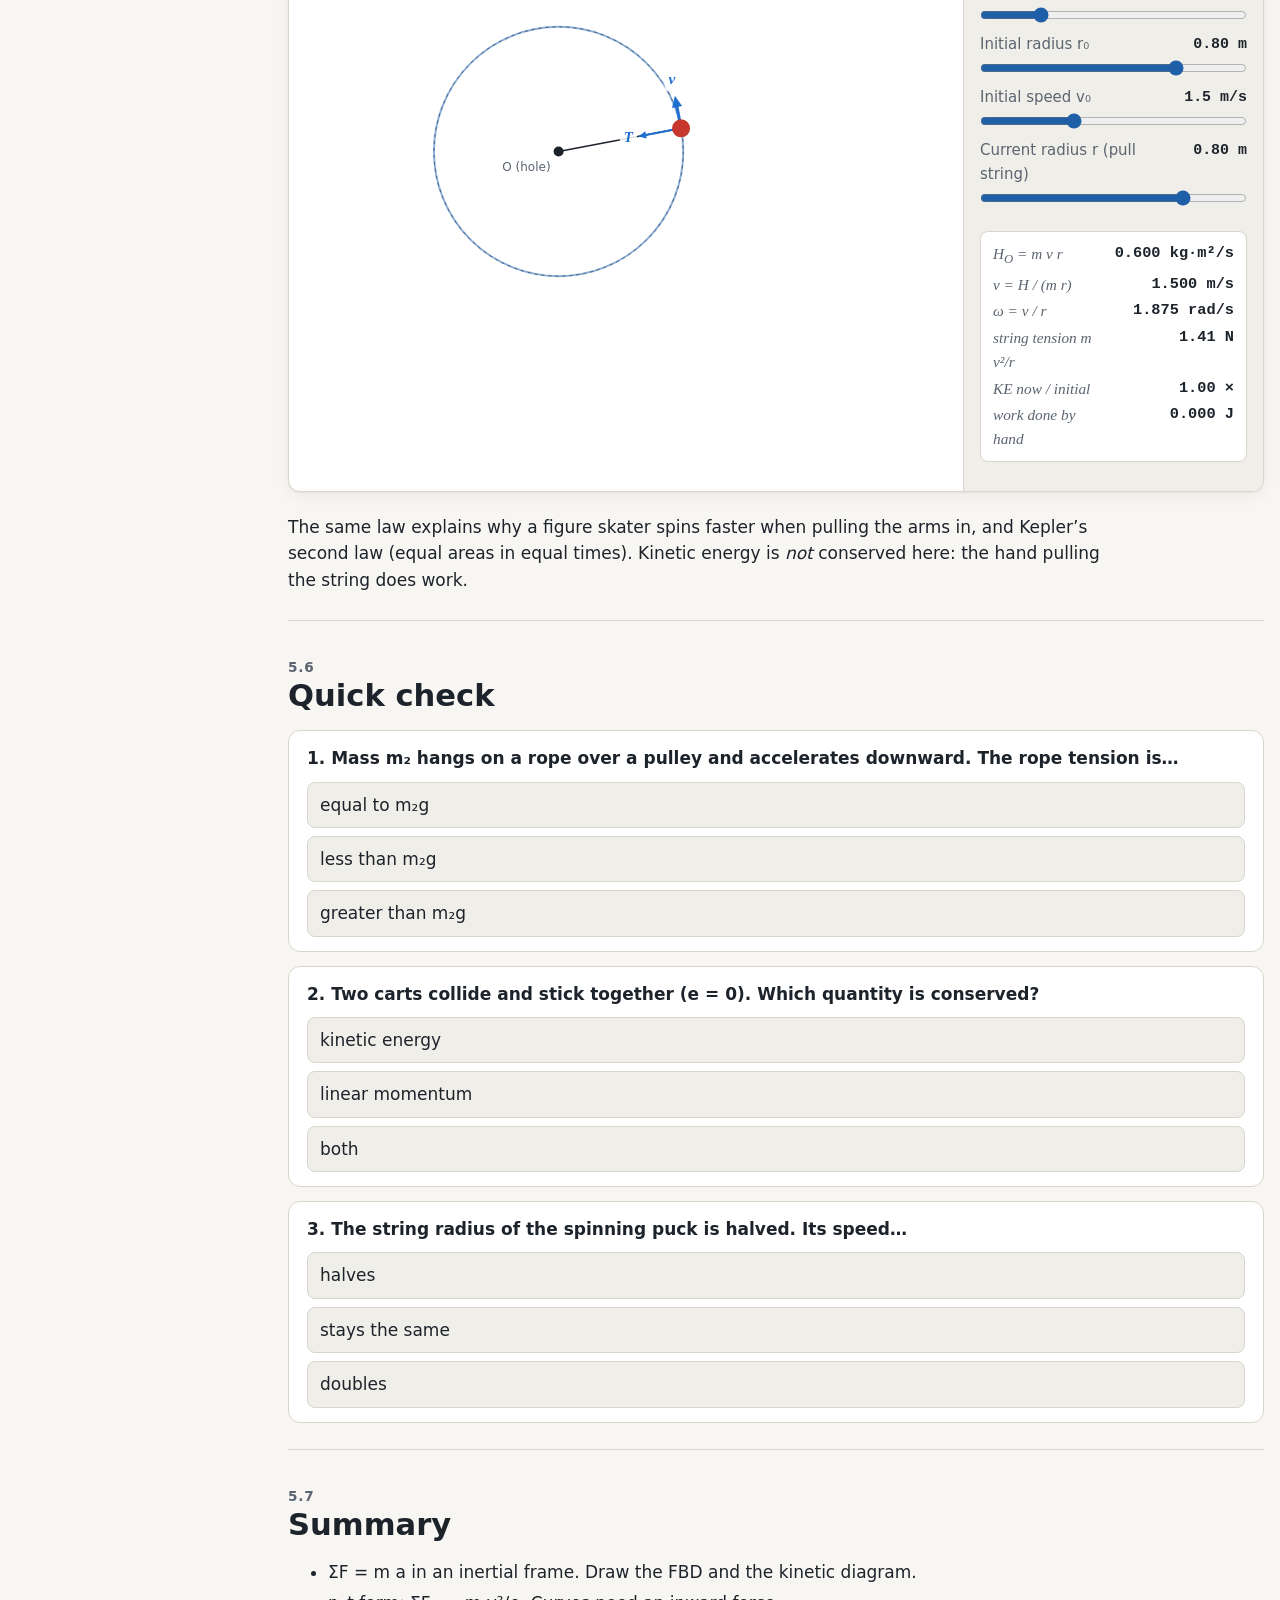
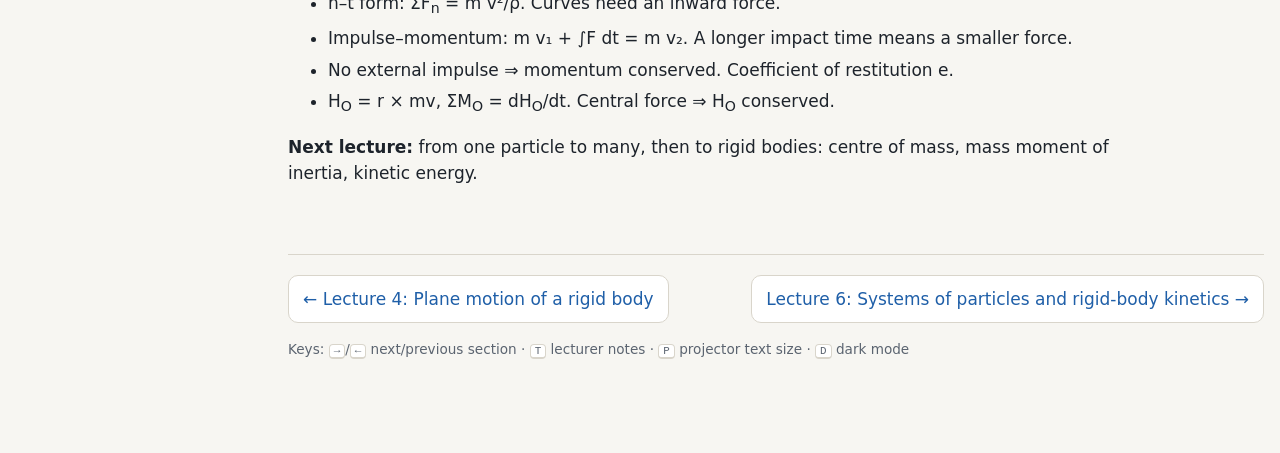
<file: basic_mechanical_engineering/lecture05.html>
<!doctype html>
<html lang="en">
<head>
<meta charset="utf-8">
<meta name="viewport" content="width=device-width, initial-scale=1">
<title>Particle Dynamics</title>
<link rel="stylesheet" href="assets/lecture.css">
</head>
<body data-lecture="5">
<div class="layout">
<nav class="toc" aria-label="Sections"></nav>
<main>

<header class="hero">
  <div class="kicker">Lecture 5 · Dynamics</div>
  <h1>Dynamics of a particle: Newton’s laws and momentum</h1>
  <p class="lead">Kinematics told us <em>how</em> things move. Kinetics tells us <em>why</em>. One equation, <span class="m">ΣF = m a</span>, and its integrated forms (impulse–momentum, angular momentum) cover a huge range of engineering problems: braking distances, crash safety and spinning machinery.</p>
  <div class="goals">
    <h3>After this lecture you can…</h3>
    <ul>
      <li>state Newton’s laws and write the equation of motion of a particle in rectangular and n–t components;</li>
      <li>solve connected-body problems (pulleys, inclines, friction);</li>
      <li>apply the impulse–momentum principle and conservation of linear momentum (impacts, coefficient of restitution);</li>
      <li>use angular momentum H<sub>O</sub> = r × mv and its conservation under central forces.</li>
    </ul>
    <p style="margin:0;color:var(--muted);font-size:.88rem">Syllabus outcomes: 1MEC1.1, 1MEC3.2 · Reading: Beer &amp; Johnston – Dynamics, ch. 12–13; Meriam &amp; Kraige vol. 2, ch. 3. Related lab: Test 5 (conservation of momentum).</p>
  </div>
  <aside class="notes">90 min plan: Newton’s laws + pulley 25 · curve 10 · impulse 15 · collisions 20 · angular momentum 15 · quiz 5.</aside>
</header>

<section class="slide" id="newton">
  <h2>Newton’s laws and the equation of motion</h2>
  <div class="two">
    <ol class="prose">
      <li><b>First law</b>: with zero resultant force, a particle stays at rest or moves with constant velocity.</li>
      <li><b>Second law</b>: <span class="m">Σ<b>F</b> = m <b>a</b></span>, valid in an <em>inertial</em> (non-accelerating) frame.</li>
      <li><b>Third law</b>: action = reaction. Equal, opposite and collinear forces between two bodies.</li>
    </ol>
    <div class="key"><strong>Recipe for kinetics problems:</strong><br>1. Free-body diagram (forces)<br>2. Kinetic diagram (<i>m</i><b>a</b>)<br>3. ΣF<sub>x</sub> = m a<sub>x</sub>, ΣF<sub>y</sub> = m a<sub>y</sub> (or n–t)<br>4. Kinematic constraints (ropes, contact)<br>5. Solve and check units and signs</div>
  </div>
  <div class="demo">
    <div class="demo-head"><span class="tag">Interactive</span><h3>Connected bodies: block on an incline + hanging mass</h3><span class="hint">Light inextensible rope, frictionless pulley</span></div>
    <div class="demo-body">
      <canvas id="d1" data-aspect="0.55" aria-label="Two blocks connected over a pulley"></canvas>
      <div class="ctrl" id="d1c"></div>
    </div>
    <div class="legend"><span style="--c:var(--force)">weights</span><span style="--c:var(--tension)">rope tension T</span><span style="--c:var(--reaction)">normal N, friction F</span><span style="--c:var(--accel)">acceleration a</span></div>
  </div>
  <div class="eq">Block 1 (along slope): &nbsp; <span class="m">T − m₁g</span> sin α − <span class="m">F = m₁a</span> &nbsp;&nbsp; Block 2 (down): &nbsp; <span class="m">m₂g − T = m₂a</span>
    <span class="lbl">⇒ a = [m₂g − m₁g sin α − μₖ m₁g cos α] / (m₁ + m₂), &nbsp; T = m₂(g − a)</span></div>
  <aside class="notes">Common error: setting T = m₂g. Ask: “Is T bigger or smaller than m₂g when m₂ goes down?” Then show it in the demo.</aside>
</section>

<section class="slide" id="curve">
  <h2>Normal and tangential components: vehicle on a curve</h2>
  <div class="prose"><p>In path coordinates the second law reads <span class="m">ΣF<sub>t</sub> = m dv/dt</span>, <span class="m">ΣF<sub>n</sub> = m v²/ρ</span>. A curve needs an inward force <span class="m">m v²/ρ</span>. It is supplied by friction, by banking (the inclined normal force), or by both.</p></div>
  <div class="demo">
    <div class="demo-head"><span class="tag">Interactive</span><h3>Maximum safe speed on a banked curve</h3><span class="hint">Cross-section of the road, looking along the path</span></div>
    <div class="demo-body">
      <canvas id="d2" data-aspect="0.5" aria-label="Car on banked curve"></canvas>
      <div class="ctrl" id="d2c"></div>
    </div>
  </div>
  <div class="eq"><span class="m">v<sub>max</sub></span> = √[ <span class="m">gρ</span> (μ + tan θ) / (1 − μ tan θ) ], &nbsp;&nbsp; no-friction design speed: <span class="m">v</span> = √(<span class="m">gρ</span> tan θ)</div>
</section>

<section class="slide" id="impulse">
  <h2>Linear momentum and impulse</h2>
  <div class="prose"><p>Newton actually wrote the second law as a rate of change of <b>linear momentum</b> <span class="m"><b>p</b> = m<b>v</b></span>. Integrating over time gives the <b>impulse–momentum principle</b>:</p></div>
  <div class="eq">Σ<span class="m"><b>F</b></span> = d<span class="m"><b>p</b></span>/d<span class="m">t</span> &nbsp; ⇒ &nbsp; <span class="m">m<b>v</b>₁</span> + ∫<sub>t₁</sub><sup>t₂</sup> Σ<span class="m"><b>F</b></span> d<span class="m">t</span> = <span class="m">m<b>v</b>₂</span>
    <span class="lbl">impulse = area under F(t) [N·s]. The same impulse spread over a longer time needs a smaller peak force.</span></div>
  <div class="demo">
    <div class="demo-head"><span class="tag">Interactive</span><h3>Stopping a body: why airbags and crumple zones work</h3><span class="hint">Required impulse is fixed: J = m·Δv</span></div>
    <div class="demo-body">
      <canvas id="d3" data-aspect="0.5" aria-label="Impulse force time graph"></canvas>
      <div class="ctrl" id="d3c"></div>
    </div>
  </div>
</section>

<section class="slide" id="collisions">
  <h2>Conservation of momentum and impact</h2>
  <div class="prose"><p>If no external impulse acts on a system (internal forces cancel by Newton’s third law), its total momentum is <b>conserved</b>. In a collision the contact forces are internal, so:</p></div>
  <div class="eq"><span class="m">m₁v₁ + m₂v₂ = m₁v₁′ + m₂v₂′</span>, &nbsp;&nbsp; <span class="m">e</span> = (<span class="m">v₂′ − v₁′</span>) / (<span class="m">v₁ − v₂</span>)
    <span class="lbl">e = 1 perfectly elastic (KE conserved) · 0 &lt; e &lt; 1 real impacts · e = 0 perfectly plastic (bodies stick together)</span></div>
  <div class="demo">
    <div class="demo-head"><span class="tag">Interactive</span><h3>Central impact of two bodies</h3><span class="hint">Momentum is always conserved; kinetic energy only when e = 1</span></div>
    <div class="demo-body">
      <canvas id="d4" data-aspect="0.42" aria-label="Collision of two carts"></canvas>
      <div class="ctrl" id="d4c"></div>
    </div>
  </div>
  <aside class="notes">This is exactly Lab Test 5 (air track). Ask: m₁ = m₂, e = 1, v₂ = 0. What happens? The carts exchange velocities (Newton’s cradle).</aside>
</section>

<section class="slide" id="angular">
  <h2>Angular momentum of a particle</h2>
  <div class="prose"><p>The moment of linear momentum about a point O is the <b>angular momentum</b>. Its rate of change equals the moment of the forces:</p></div>
  <div class="eq"><span class="m"><b>H</b><sub>O</sub></span> = <span class="m"><b>r</b> × m<b>v</b></span>, &nbsp; |<span class="m">H<sub>O</sub></span>| = <span class="m">m v r</span> sin φ, &nbsp;&nbsp; Σ<span class="m"><b>M</b><sub>O</sub></span> = d<span class="m"><b>H</b><sub>O</sub></span>/d<span class="m">t</span>
    <span class="lbl">central force (always through O) ⇒ ΣM<sub>O</sub> = 0 ⇒ H<sub>O</sub> = const ⇒ r · v<sub>θ</sub> = const</span></div>
  <div class="demo">
    <div class="demo-head"><span class="tag">Interactive</span><h3>Puck on a string pulled through a hole</h3><span class="hint">Pull the string in: the puck speeds up</span></div>
    <div class="demo-body">
      <canvas id="d5" data-aspect="0.55" aria-label="Angular momentum conservation"></canvas>
      <div class="ctrl" id="d5c"></div>
    </div>
  </div>
  <p class="prose">The same law explains why a figure skater spins faster when pulling the arms in, and Kepler’s second law (equal areas in equal times). Kinetic energy is <em>not</em> conserved here: the hand pulling the string does work.</p>
</section>

<section class="slide" id="check">
  <h2>Quick check</h2>
  <div class="quiz">
    <p class="q">1. Mass m₂ hangs on a rope over a pulley and accelerates downward. The rope tension is…</p>
    <div class="opts">
      <button class="opt">equal to m₂g</button>
      <button class="opt" data-ok>less than m₂g</button>
      <button class="opt">greater than m₂g</button>
    </div>
    <p class="why">m₂g − T = m₂a with a &gt; 0 ⇒ T &lt; m₂g.</p>
  </div>
  <div class="quiz">
    <p class="q">2. Two carts collide and stick together (e = 0). Which quantity is conserved?</p>
    <div class="opts">
      <button class="opt">kinetic energy</button>
      <button class="opt" data-ok>linear momentum</button>
      <button class="opt">both</button>
    </div>
    <p class="why">Momentum is conserved for any internal impact. Kinetic energy is lost to deformation and heat.</p>
  </div>
  <div class="quiz">
    <p class="q">3. The string radius of the spinning puck is halved. Its speed…</p>
    <div class="opts">
      <button class="opt">halves</button>
      <button class="opt">stays the same</button>
      <button class="opt" data-ok>doubles</button>
    </div>
    <p class="why">H = m v r = const ⇒ v ∝ 1/r. The string tension m v²/r grows 8×.</p>
  </div>
</section>

<section class="slide" id="summary">
  <h2>Summary</h2>
  <ul class="prose">
    <li>ΣF = m a in an inertial frame. Draw the FBD and the kinetic diagram.</li>
    <li>n–t form: ΣF<sub>n</sub> = m v²/ρ. Curves need an inward force.</li>
    <li>Impulse–momentum: m v₁ + ∫F dt = m v₂. A longer impact time means a smaller force.</li>
    <li>No external impulse ⇒ momentum conserved. Coefficient of restitution e.</li>
    <li>H<sub>O</sub> = r × mv, ΣM<sub>O</sub> = dH<sub>O</sub>/dt. Central force ⇒ H<sub>O</sub> conserved.</li>
  </ul>
  <p class="prose"><b>Next lecture:</b> from one particle to many, then to rigid bodies: centre of mass, mass moment of inertia, kinetic energy.</p>
</section>

</main>
</div>

<script src="assets/lecture.js"></script>
<script>
/* ---------- Demo 1: connected bodies ---------- */
(function () {
  const g = 9.81, st = { s: 0, v: 0 };
  const v = BME.controls('d1c', [
    { id: 'm1', label: 'm₁ (on incline)', min: 1, max: 30, step: 0.5, value: 8, unit: 'kg' },
    { id: 'm2', label: 'm₂ (hanging)', min: 0.5, max: 30, step: 0.5, value: 6, unit: 'kg' },
    { id: 'al', label: 'Incline angle α', min: 0, max: 60, step: 1, value: 25, unit: '°' },
    { id: 'mus', label: 'μ<sub>s</sub>', min: 0, max: 0.8, step: 0.01, value: 0.25 },
    { id: 'muk', label: 'μ<sub>k</sub>', min: 0, max: 0.8, step: 0.01, value: 0.2 },
    { type: 'button', id: 'play', label: '▶ Play' },
    { html: '<dl class="readout" id="d1r"></dl>' }
  ], (vals, k) => {
    if (k === 'muk' && vals.muk > vals.mus) vals.set('mus', vals.muk);
    if (k === 'mus' && vals.muk > vals.mus) vals.set('muk', vals.mus);
    st.s = 0; st.v = 0; o.redraw();
  });
  function solve() {
    const al = v.al * BME.deg, m1 = v.m1, m2 = v.m2;
    const N = m1 * g * Math.cos(al), drive = m2 * g - m1 * g * Math.sin(al);
    let a = 0, F = 0, moving = false;
    if (Math.abs(drive) <= v.mus * N) { F = drive; }
    else { F = Math.sign(drive) * v.muk * N; a = (drive - F) / (m1 + m2); moving = true; }
    const T = m2 * (g - a);
    return { al, N, drive, a, F, T, moving };
  }
  const o = BME.canvas('d1', (ctx, w, h) => {
    const S = solve();
    const al = S.al;
    const Px = w * 0.62, Py = h * 0.2; // pulley
    const len = w * 0.5;
    const bx0 = Px - len * Math.cos(al), by0 = Py + len * Math.sin(al);
    const muted = BME.c('--muted');
    // incline
    ctx.save(); ctx.fillStyle = BME.c('--surface-2'); ctx.strokeStyle = BME.c('--body-edge'); ctx.lineWidth = 2;
    ctx.beginPath(); ctx.moveTo(bx0, by0 + 8); ctx.lineTo(Px, Py + 8); ctx.lineTo(Px, by0 + 8); ctx.closePath(); ctx.fill(); ctx.stroke(); ctx.restore();
    // pulley
    ctx.save(); ctx.strokeStyle = BME.c('--body-edge'); ctx.lineWidth = 2; ctx.fillStyle = BME.c('--body');
    ctx.beginPath(); ctx.arc(Px + 8, Py, 12, 0, 2 * Math.PI); ctx.fill(); ctx.stroke(); ctx.restore();
    // block 1 position along slope (towards pulley = +)
    const pxm = len / 3.5;
    const s1 = BME.clamp(len * 0.45 + st.s * pxm, 40, len - 40);
    const ux = Math.cos(al), uy = -Math.sin(al), nx = -Math.sin(al), ny = -Math.cos(al);
    const bw = 50, bh = 32;
    const c1 = [bx0 + ux * s1 + nx * (bh / 2 + 8 - 8), by0 + uy * s1 + ny * (bh / 2)];
    ctx.save(); ctx.translate(c1[0], c1[1]); ctx.rotate(-al);
    ctx.fillStyle = BME.c('--body'); ctx.strokeStyle = BME.c('--body-edge'); ctx.lineWidth = 2;
    ctx.fillRect(-bw / 2, -bh / 2, bw, bh); ctx.strokeRect(-bw / 2, -bh / 2, bw, bh); ctx.restore();
    BME.text(ctx, 'm₁', c1[0], c1[1], { weight: 700 });
    // block 2 hanging
    const y2 = BME.clamp(h * 0.5 + st.s * pxm, Py + 40, h - 30);
    const x2 = Px + 20;
    BME.line(ctx, c1[0] + ux * bw / 2, c1[1] + uy * bw / 2, Px + 8 - 12 * Math.sin(al), Py - 12 * Math.cos(al), BME.c('--ink'), 1.5);
    BME.line(ctx, x2, Py, x2, y2 - 18, BME.c('--ink'), 1.5);
    ctx.save(); ctx.fillStyle = BME.c('--body'); ctx.strokeStyle = BME.c('--body-edge'); ctx.lineWidth = 2;
    ctx.fillRect(x2 - 20, y2 - 18, 40, 36); ctx.strokeRect(x2 - 20, y2 - 18, 40, 36); ctx.restore();
    BME.text(ctx, 'm₂', x2, y2, { weight: 700 });
    // forces (scaled)
    const k = 0.9;
    const fc = BME.c('--force'), tc = BME.c('--tension'), rc = BME.c('--reaction'), ac = BME.c('--accel');
    BME.arrow(ctx, c1[0], c1[1], c1[0], c1[1] + v.m1 * g * k * 0.5, fc, { label: 'm₁g', off: 12, size: 13 });
    BME.arrow(ctx, c1[0] + ux * bw / 2, c1[1] + uy * bw / 2, c1[0] + ux * (bw / 2 + S.T * k * 0.6), c1[1] + uy * (bw / 2 + S.T * k * 0.6), tc, { label: 'T', off: 12 });
    const cp = [c1[0] - nx * bh / 2, c1[1] - ny * bh / 2];
    BME.arrow(ctx, cp[0], cp[1], cp[0] + nx * S.N * k * 0.5, cp[1] + ny * S.N * k * 0.5, rc, { label: 'N', off: 10, size: 13 });
    if (Math.abs(S.F) > 0.01) BME.arrow(ctx, cp[0], cp[1], cp[0] - ux * S.F * k * 0.6, cp[1] - uy * S.F * k * 0.6, rc, { label: 'F', off: 12, size: 13 });
    BME.arrow(ctx, x2 + 30, y2, x2 + 30, y2 + v.m2 * g * k * 0.5, fc, { label: 'm₂g', off: 12, size: 13 });
    BME.arrow(ctx, x2 - 30, y2, x2 - 30, y2 - S.T * k * 0.5, tc, { label: 'T', off: 12, size: 13 });
    if (S.moving) BME.arrow(ctx, x2 + 60, y2 - 20, x2 + 60, y2 - 20 + Math.sign(S.a) * 40, ac, { label: 'a', off: 12 });
    BME.text(ctx, S.moving ? (S.a > 0 ? 'm₂ descends' : 'm₁ slides down the slope') : 'System stays at rest (static friction)', 14, 18, { align: 'left', weight: 700, bg: true, color: S.moving ? BME.c('--bad') : BME.c('--good') });
    BME.readout('d1r', [
      ['driving force m₂g − m₁g sinα', BME.fmt(S.drive, 1) + ' N'],
      ['max static friction μₛN', BME.fmt(v.mus * S.N, 1) + ' N'],
      ['friction F', BME.fmt(S.F, 1) + ' N'],
      ['acceleration a', BME.fmt(S.a, 3) + ' m/s²'],
      ['tension T', BME.fmt(S.T, 1) + ' N'],
      ['m₂g (compare)', BME.fmt(v.m2 * g, 1) + ' N']
    ]);
  });
  const an = BME.anim(o, (dt) => {
    const S = solve();
    if (!S.moving) return;
    st.v += S.a * dt; st.s += st.v * dt;
    if (Math.abs(st.s) > 1.4) { st.s = 0; st.v = 0; }
  });
  BME.playButton(document.getElementById('d1c-play'), an);
})();

/* ---------- Demo 2: banked curve ---------- */
(function () {
  const g = 9.81;
  const v = BME.controls('d2c', [
    { id: 'rho', label: 'Curve radius ρ', min: 20, max: 500, step: 5, value: 120, unit: 'm' },
    { id: 'th', label: 'Banking angle θ', min: 0, max: 40, step: 1, value: 8, unit: '°' },
    { id: 'mu', label: 'Tyre–road μ', min: 0, max: 1.1, step: 0.05, value: 0.7 },
    { id: 'v', label: 'Vehicle speed', min: 0, max: 250, step: 1, value: 100, unit: 'km/h' },
    { html: '<dl class="readout" id="d2r"></dl>' }
  ], () => o.redraw());
  const o = BME.canvas('d2', (ctx, w, h) => {
    const th = v.th * BME.deg, mu = v.mu, rho = v.rho, sp = v.v / 3.6;
    const vmax = (1 - mu * Math.tan(th)) > 0 ? Math.sqrt(g * rho * (mu + Math.tan(th)) / (1 - mu * Math.tan(th))) : Infinity;
    const vmin2 = g * rho * (Math.tan(th) - mu) / (1 + mu * Math.tan(th));
    const vmin = vmin2 > 0 ? Math.sqrt(vmin2) : 0;
    const vd = Math.sqrt(g * rho * Math.tan(th));
    // required friction (per unit mass along slope, toward centre positive)
    const an = sp * sp / rho;
    // axes: along slope (toward centre, up the slope? centre is to the left / lower side) Solve N, F with F along slope down (toward centre)
    // Equations: N sinθ + F cosθ = m an ; N cosθ − F sinθ = m g
    const N = g * Math.cos(th) + an * Math.sin(th), F = an * Math.cos(th) - g * Math.sin(th);
    const ok = Math.abs(F) <= mu * N + 1e-9;
    const cx = w * 0.5, cy = h * 0.62;
    const L = w * 0.36;
    const ux = -Math.cos(th), uy = Math.sin(th); // down the slope toward the centre (left)
    // road
    ctx.save(); ctx.fillStyle = BME.c('--surface-2'); ctx.strokeStyle = BME.c('--body-edge'); ctx.lineWidth = 2;
    ctx.beginPath(); ctx.moveTo(cx - L * Math.cos(th), cy + L * Math.sin(th)); ctx.lineTo(cx + L * Math.cos(th), cy - L * Math.sin(th)); ctx.lineTo(cx + L * Math.cos(th), h - 10); ctx.lineTo(cx - L * Math.cos(th), h - 10); ctx.closePath(); ctx.fill(); ctx.stroke(); ctx.restore();
    // car body (rectangle on slope)
    const nx = -Math.sin(th), ny = -Math.cos(th);
    const bw = 90, bh = 40;
    const cc = [cx + nx * (bh / 2 + 6), cy + ny * (bh / 2 + 6)];
    ctx.save(); ctx.translate(cc[0], cc[1]); ctx.rotate(-th);
    ctx.fillStyle = ok ? BME.c('--body') : BME.c('--force'); ctx.globalAlpha = ok ? 1 : 0.5; ctx.strokeStyle = BME.c('--body-edge'); ctx.lineWidth = 2;
    ctx.fillRect(-bw / 2, -bh / 2, bw, bh); ctx.strokeRect(-bw / 2, -bh / 2, bw, bh);
    ctx.globalAlpha = 1; ctx.fillStyle = BME.c('--ink');
    ctx.beginPath(); ctx.arc(-bw / 3, bh / 2 + 2, 7, 0, 2 * Math.PI); ctx.arc(bw / 3, bh / 2 + 2, 7, 0, 2 * Math.PI); ctx.fill();
    ctx.restore();
    BME.text(ctx, '← centre of curve', 16, 18, { align: 'left', color: BME.c('--muted'), size: 12 });
    const k = 7;
    BME.arrow(ctx, cc[0], cc[1], cc[0], cc[1] + g * k, BME.c('--force'), { label: 'mg', off: 12 });
    const cp = [cx, cy];
    BME.arrow(ctx, cp[0], cp[1], cp[0] + nx * N * k, cp[1] + ny * N * k, BME.c('--reaction'), { label: 'N', off: 12 });
    if (Math.abs(F) > 0.01) BME.arrow(ctx, cp[0], cp[1], cp[0] + ux * F * k, cp[1] + uy * F * k, BME.c('--reaction'), { label: 'F', off: 12, dy: 12 });
    BME.arrow(ctx, cc[0] - 10, cc[1] - 46, cc[0] - 10 - an * k, cc[1] - 46, BME.c('--accel'), { label: 'v²/ρ', off: 16 });
    BME.text(ctx, ok ? 'OK, grip holds' : 'SKID! friction needed > μN', w - 14, 18, { align: 'right', weight: 700, color: ok ? BME.c('--good') : BME.c('--bad'), bg: true });
    BME.readout('d2r', [
      ['v<sub>max</sub>', isFinite(vmax) ? BME.fmt(vmax * 3.6, 0) + ' km/h' : '∞'],
      ['v<sub>min</sub> (slides inward below)', BME.fmt(vmin * 3.6, 0) + ' km/h'],
      ['design speed (F = 0)', BME.fmt(vd * 3.6, 0) + ' km/h'],
      ['friction needed |F|/N', BME.fmt(Math.abs(F) / N, 3), ok ? 'ok' : 'no'],
      ['lateral accel v²/ρ', BME.fmt(an / g, 2) + ' g']
    ]);
  });
})();

/* ---------- Demo 3: impulse ---------- */
(function () {
  const v = BME.controls('d3c', [
    { id: 'm', label: 'Mass m', min: 1, max: 100, step: 1, value: 70, unit: 'kg' },
    { id: 'v0', label: 'Impact speed v₁', min: 1, max: 30, step: 0.5, value: 15, unit: 'm/s' },
    { id: 'dt', label: 'Stopping time Δt', min: 0.005, max: 0.3, step: 0.005, value: 0.1, unit: 's' },
    { type: 'select', id: 'shape', label: 'Force pulse shape', options: [['rect', 'Rectangular (constant force)'], ['tri', 'Triangular'], ['sin', 'Half-sine']], value: 'sin' },
    { type: 'check', id: 'cmp', label: 'Compare with Δt = 0.01 s (no airbag)', value: true },
    { html: '<dl class="readout" id="d3r"></dl>' }
  ], () => o.redraw());
  const peakFor = (J, T, shape) => (shape === 'rect' ? J / T : shape === 'tri' ? 2 * J / T : Math.PI * J / (2 * T));
  const pulse = (t, T, Fp, shape) => {
    if (t < 0 || t > T) return 0;
    if (shape === 'rect') return Fp;
    if (shape === 'tri') return Fp * (1 - Math.abs(2 * t / T - 1));
    return Fp * Math.sin(Math.PI * t / T);
  };
  const o = BME.canvas('d3', (ctx, w, h) => {
    const J = v.m * v.v0, T = v.dt, Fp = peakFor(J, T, v.shape);
    const T2 = 0.01, Fp2 = peakFor(J, T2, v.shape);
    const tmax = 0.32;
    const ymax = Math.max(Fp, v.cmp && T2 < tmax ? Fp2 : 0) * 1.1 / 1000;
    const R = { x: 70, y: 30, w: w - 90, h: h - 70 };
    const mk = (TT, FF) => { const p = []; for (let i = 0; i <= 400; i++) { const t = tmax * i / 400; p.push([t, pulse(t, TT, FF, v.shape) / 1000]); } return p; };
    const series = [{ pts: mk(T, Fp), color: BME.c('--accent'), fill: true, width: 2.6 }];
    if (v.cmp) series.unshift({ pts: mk(T2, Fp2), color: BME.c('--force'), fill: true, width: 1.6 });
    const pl = BME.plot(ctx, R, { xmin: 0, xmax: tmax, ymin: 0, ymax: Math.max(ymax, 1), xlabel: 't [s]', ylabel: 'F [kN]', series });
    BME.text(ctx, 'area = J = ' + BME.fmt(J, 0) + ' N·s', pl.X(T / 2), pl.Y(Fp / 2000), { color: BME.c('--accent'), weight: 700, bg: true, size: 13 });
    if (v.cmp) BME.text(ctx, 'same area, peak ' + BME.fmt(Fp2 / 1000, 0) + ' kN', pl.X(T2) + 8, pl.Y(Math.min(Fp2 / 1000, ymax * 0.9)) + 12, { color: BME.c('--force'), weight: 700, bg: true, size: 12, align: 'left' });
    const g = 9.81;
    BME.readout('d3r', [
      ['impulse J = m v₁', BME.fmt(J, 0) + ' N·s'],
      ['peak force', BME.fmt(Fp / 1000, 2) + ' kN'],
      ['mean force J/Δt', BME.fmt(J / T / 1000, 2) + ' kN'],
      ['peak deceleration', BME.fmt(Fp / v.m / g, 1) + ' g', Fp / v.m / g > 60 ? 'no' : 'ok'],
      ['stopping distance ≈', BME.fmt(v.v0 * T / 2, 3) + ' m']
    ]);
  });
})();

/* ---------- Demo 4: collisions ---------- */
(function () {
  const st = { t: 0, x1: 0, x2: 0, u1: 0, u2: 0, hit: false };
  const v = BME.controls('d4c', [
    { id: 'm1', label: 'm₁', min: 0.5, max: 10, step: 0.5, value: 2, unit: 'kg' },
    { id: 'm2', label: 'm₂', min: 0.5, max: 10, step: 0.5, value: 1, unit: 'kg' },
    { id: 'v1', label: 'v₁ (before)', min: -2, max: 4, step: 0.1, value: 2, unit: 'm/s' },
    { id: 'v2', label: 'v₂ (before)', min: -4, max: 2, step: 0.1, value: -1, unit: 'm/s' },
    { id: 'e', label: 'Coefficient of restitution e', min: 0, max: 1, step: 0.05, value: 0.6 },
    { type: 'button', id: 'play', label: '▶ Play' },
    { html: '<dl class="readout" id="d4r"></dl>' }
  ], () => { reset(); o.redraw(); });
  const after = () => {
    const { m1, m2, v1, v2, e } = v, M = m1 + m2, P = m1 * v1 + m2 * v2;
    return [(P - m2 * e * (v1 - v2)) / M, (P + m1 * e * (v1 - v2)) / M];
  };
  function reset() { st.x1 = -1.4; st.x2 = 1.4; st.u1 = v.v1; st.u2 = v.v2; st.hit = false; st.t = 0; }
  reset();
  const o = BME.canvas('d4', (ctx, w, h) => {
    const sc = w / 4.6, cx = w / 2, ty = h * 0.42;
    const X = (x) => cx + x * sc;
    const s1 = 26 + 6 * Math.sqrt(v.m1), s2 = 26 + 6 * Math.sqrt(v.m2);
    BME.line(ctx, 10, ty + 28, w - 10, ty + 28, BME.c('--muted'), 2);
    const box = (x, s, col, lab, u) => {
      ctx.save(); ctx.fillStyle = col; ctx.globalAlpha = 0.25; ctx.fillRect(X(x) - s / 2, ty + 28 - s, s, s);
      ctx.globalAlpha = 1; ctx.strokeStyle = col; ctx.lineWidth = 2; ctx.strokeRect(X(x) - s / 2, ty + 28 - s, s, s); ctx.restore();
      BME.text(ctx, lab, X(x), ty + 28 - s / 2, { weight: 700, color: col });
      if (Math.abs(u) > 0.01) BME.arrow(ctx, X(x), ty - s - 6 + 28 - 10, X(x) + u * 30, ty - s + 28 - 16, col, { width: 2.4, label: BME.fmt(u, 2) + ' m/s', off: 30, italic: false, size: 12 });
    };
    box(st.x1, s1, BME.c('--force'), 'm₁', st.u1);
    box(st.x2, s2, BME.c('--velocity'), 'm₂', st.u2);
    const [a1, a2] = after();
    const KE0 = 0.5 * v.m1 * v.v1 ** 2 + 0.5 * v.m2 * v.v2 ** 2, KE1 = 0.5 * v.m1 * a1 ** 2 + 0.5 * v.m2 * a2 ** 2;
    // bar chart momentum / KE
    const bx = 20, by = h - 18, bwid = (w - 60) / 4;
    const P0 = v.m1 * v.v1 + v.m2 * v.v2, P1 = v.m1 * a1 + v.m2 * a2;
    const vals = [['p before', P0, BME.c('--accent')], ['p after', P1, BME.c('--accent')], ['KE before', KE0, BME.c('--accel')], ['KE after', KE1, BME.c('--accel')]];
    const mx = Math.max(1, ...vals.map((q) => Math.abs(q[1])));
    vals.forEach((q, i) => {
      const x = bx + i * (bwid + 6), len = Math.abs(q[1]) / mx * (h * 0.28);
      ctx.fillStyle = q[2]; ctx.globalAlpha = i % 2 ? 0.9 : 0.45; ctx.fillRect(x, by - len, bwid * 0.8, len); ctx.globalAlpha = 1;
      BME.text(ctx, q[0] + ': ' + BME.fmt(q[1], 2), x + bwid * 0.4, by + 10, { size: 11, color: BME.c('--muted') });
    });
    BME.readout('d4r', [
      ['v₁′', BME.fmt(a1, 3) + ' m/s'],
      ['v₂′', BME.fmt(a2, 3) + ' m/s'],
      ['Σp before / after', BME.fmt(P0, 2) + ' / ' + BME.fmt(P1, 2) + ' N·s', 'ok'],
      ['KE lost', BME.fmt(KE0 - KE1, 3) + ' J (' + BME.fmt(KE0 > 0 ? 100 * (KE0 - KE1) / KE0 : 0, 0) + '%)'],
      ['approaching?', v.v1 > v.v2 ? 'yes' : 'no, they never meet', v.v1 > v.v2 ? 'ok' : 'no']
    ]);
  });
  const an = BME.anim(o, (dt) => {
    const s1 = (26 + 6 * Math.sqrt(v.m1)) / (o.w / 4.6), s2 = (26 + 6 * Math.sqrt(v.m2)) / (o.w / 4.6);
    st.x1 += st.u1 * dt * 0.6; st.x2 += st.u2 * dt * 0.6; st.t += dt;
    if (!st.hit && st.x2 - st.x1 <= (s1 + s2) / 2 && st.u1 > st.u2) { const [a1, a2] = after(); st.u1 = a1; st.u2 = a2; st.hit = true; }
    if (st.t > 6 || Math.abs(st.x1) > 2.6 && Math.abs(st.x2) > 2.6) reset();
  });
  BME.playButton(document.getElementById('d4c-play'), an);
  an.start();
})();

/* ---------- Demo 5: angular momentum ---------- */
(function () {
  const st = { ang: 0 };
  const v = BME.controls('d5c', [
    { id: 'm', label: 'Puck mass m', min: 0.1, max: 2, step: 0.1, value: 0.5, unit: 'kg' },
    { id: 'r0', label: 'Initial radius r₀', min: 0.2, max: 1, step: 0.05, value: 0.8, unit: 'm' },
    { id: 'v0', label: 'Initial speed v₀', min: 0.2, max: 4, step: 0.1, value: 1.5, unit: 'm/s' },
    { id: 'r', label: 'Current radius r (pull string)', min: 0.1, max: 1, step: 0.01, value: 0.8, unit: 'm' },
    { html: '<dl class="readout" id="d5r"></dl>' }
  ], (vals, k) => { if (k === 'r0') vals.set('r', vals.r0); o.redraw(); });
  const o = BME.canvas('d5', (ctx, w, h) => {
    const r = Math.min(v.r, v.r0), H = v.m * v.v0 * v.r0, sp = H / (v.m * r);
    const cx = w * 0.4, cy = h / 2, sc = Math.min(w, h) * 0.42 / 1;
    const muted = BME.c('--muted');
    ctx.save(); ctx.strokeStyle = muted; ctx.setLineDash([3, 4]);
    ctx.beginPath(); ctx.arc(cx, cy, v.r0 * sc, 0, 2 * Math.PI); ctx.stroke(); ctx.restore();
    ctx.save(); ctx.strokeStyle = BME.c('--accent'); ctx.globalAlpha = 0.5; ctx.lineWidth = 2;
    ctx.beginPath(); ctx.arc(cx, cy, r * sc, 0, 2 * Math.PI); ctx.stroke(); ctx.restore();
    const px = cx + r * sc * Math.cos(st.ang), py = cy - r * sc * Math.sin(st.ang);
    BME.line(ctx, cx, cy, px, py, BME.c('--ink'), 1.5);
    BME.dot(ctx, cx, cy, 5, BME.c('--ink'));
    BME.text(ctx, 'O (hole)', cx - 8, cy + 16, { size: 12, color: muted, align: 'right' });
    const tx = -Math.sin(st.ang), ty = -Math.cos(st.ang);
    const kv = 22;
    BME.arrow(ctx, px, py, px + tx * sp * kv, py + ty * sp * kv, BME.c('--velocity'), { label: 'v', width: 3 });
    const T = v.m * sp * sp / r;
    BME.arrow(ctx, px, py, px + (cx - px) * 0.35, py + (cy - py) * 0.35, BME.c('--tension'), { label: 'T', width: 2, off: 10 });
    BME.dot(ctx, px, py, 9, BME.c('--force'));
    const KE0 = 0.5 * v.m * v.v0 ** 2, KE = 0.5 * v.m * sp * sp;
    BME.readout('d5r', [
      ['H<sub>O</sub> = m v r', BME.fmt(H, 3) + ' kg·m²/s'],
      ['v = H / (m r)', BME.fmt(sp, 3) + ' m/s'],
      ['ω = v / r', BME.fmt(sp / r, 3) + ' rad/s'],
      ['string tension m v²/r', BME.fmt(T, 2) + ' N'],
      ['KE now / initial', BME.fmt(KE / KE0, 2) + ' ×'],
      ['work done by hand', BME.fmt(KE - KE0, 3) + ' J']
    ]);
  });
  const an = BME.anim(o, (dt) => {
    const r = Math.min(v.r, v.r0), sp = v.v0 * v.r0 / r;
    st.ang += (sp / r) * dt * 0.5;
  });
  an.start();
})();
</script>
</body>
</html>
</file>
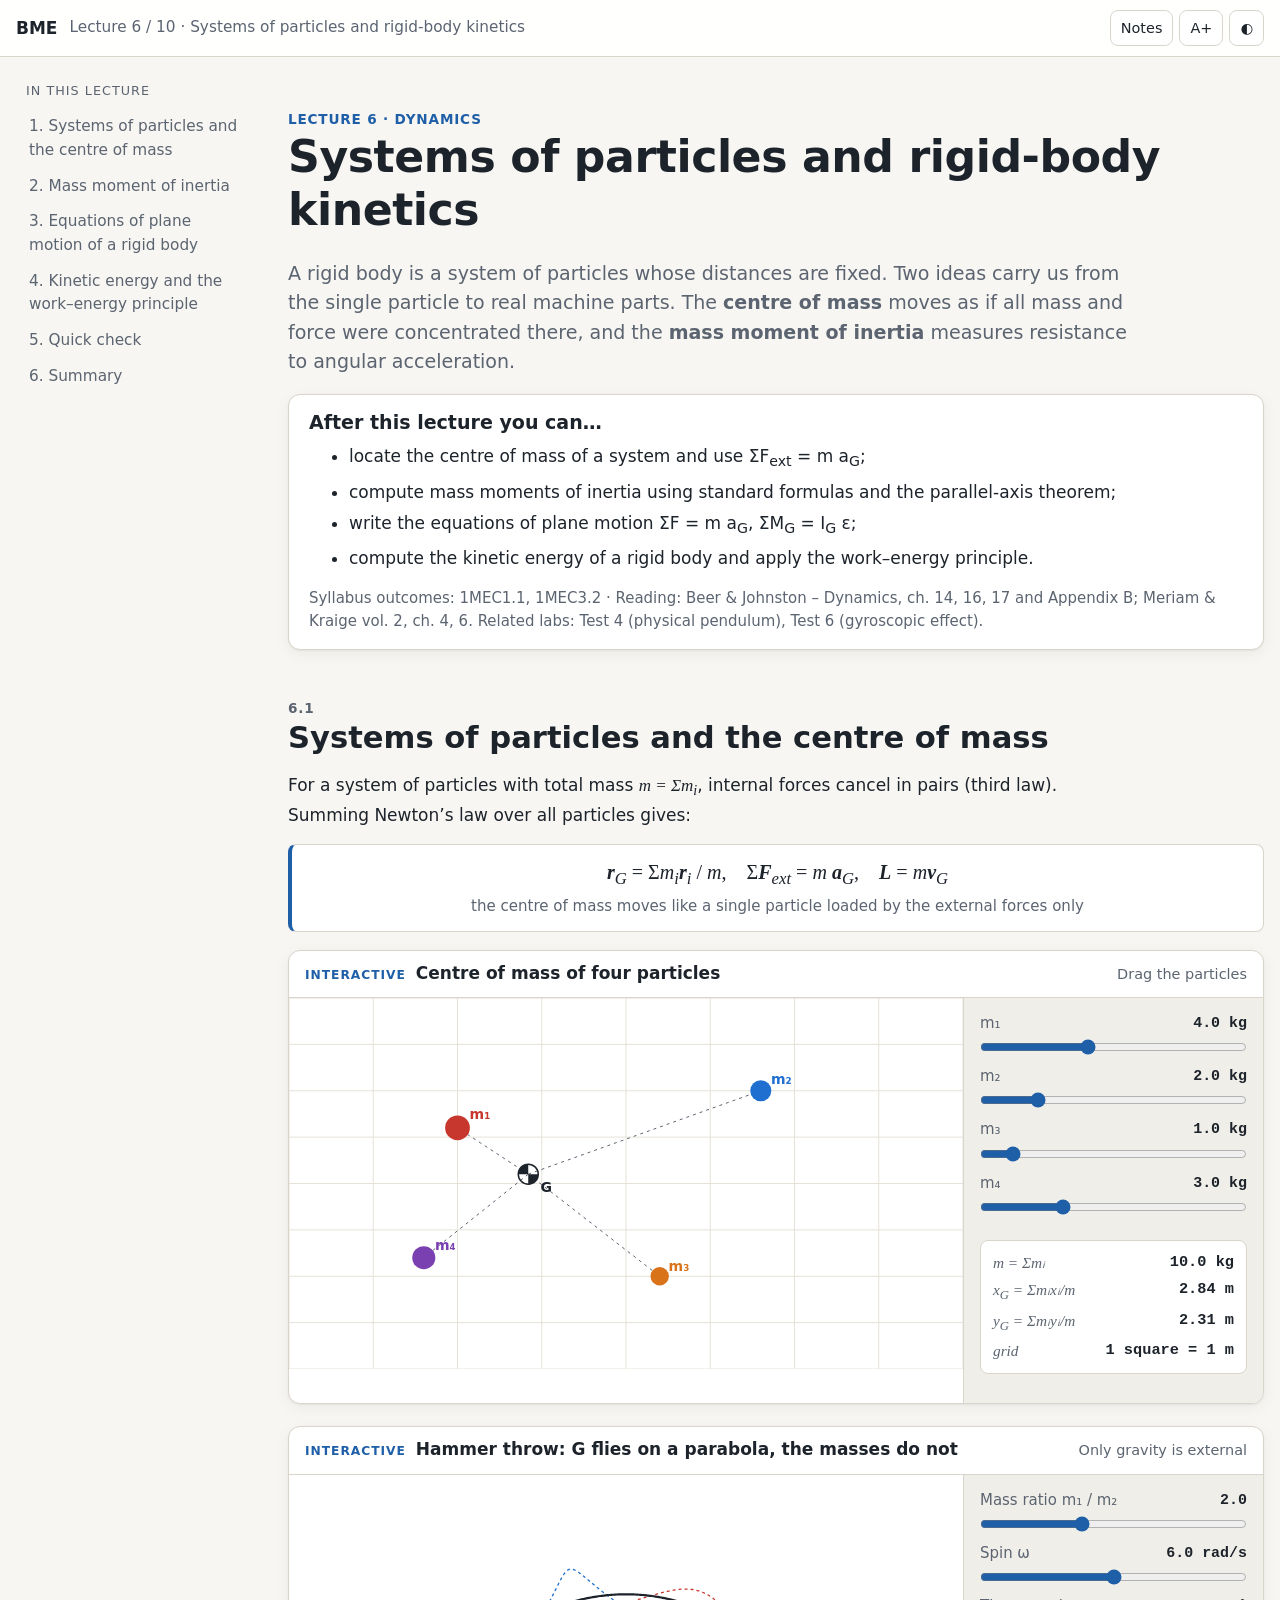
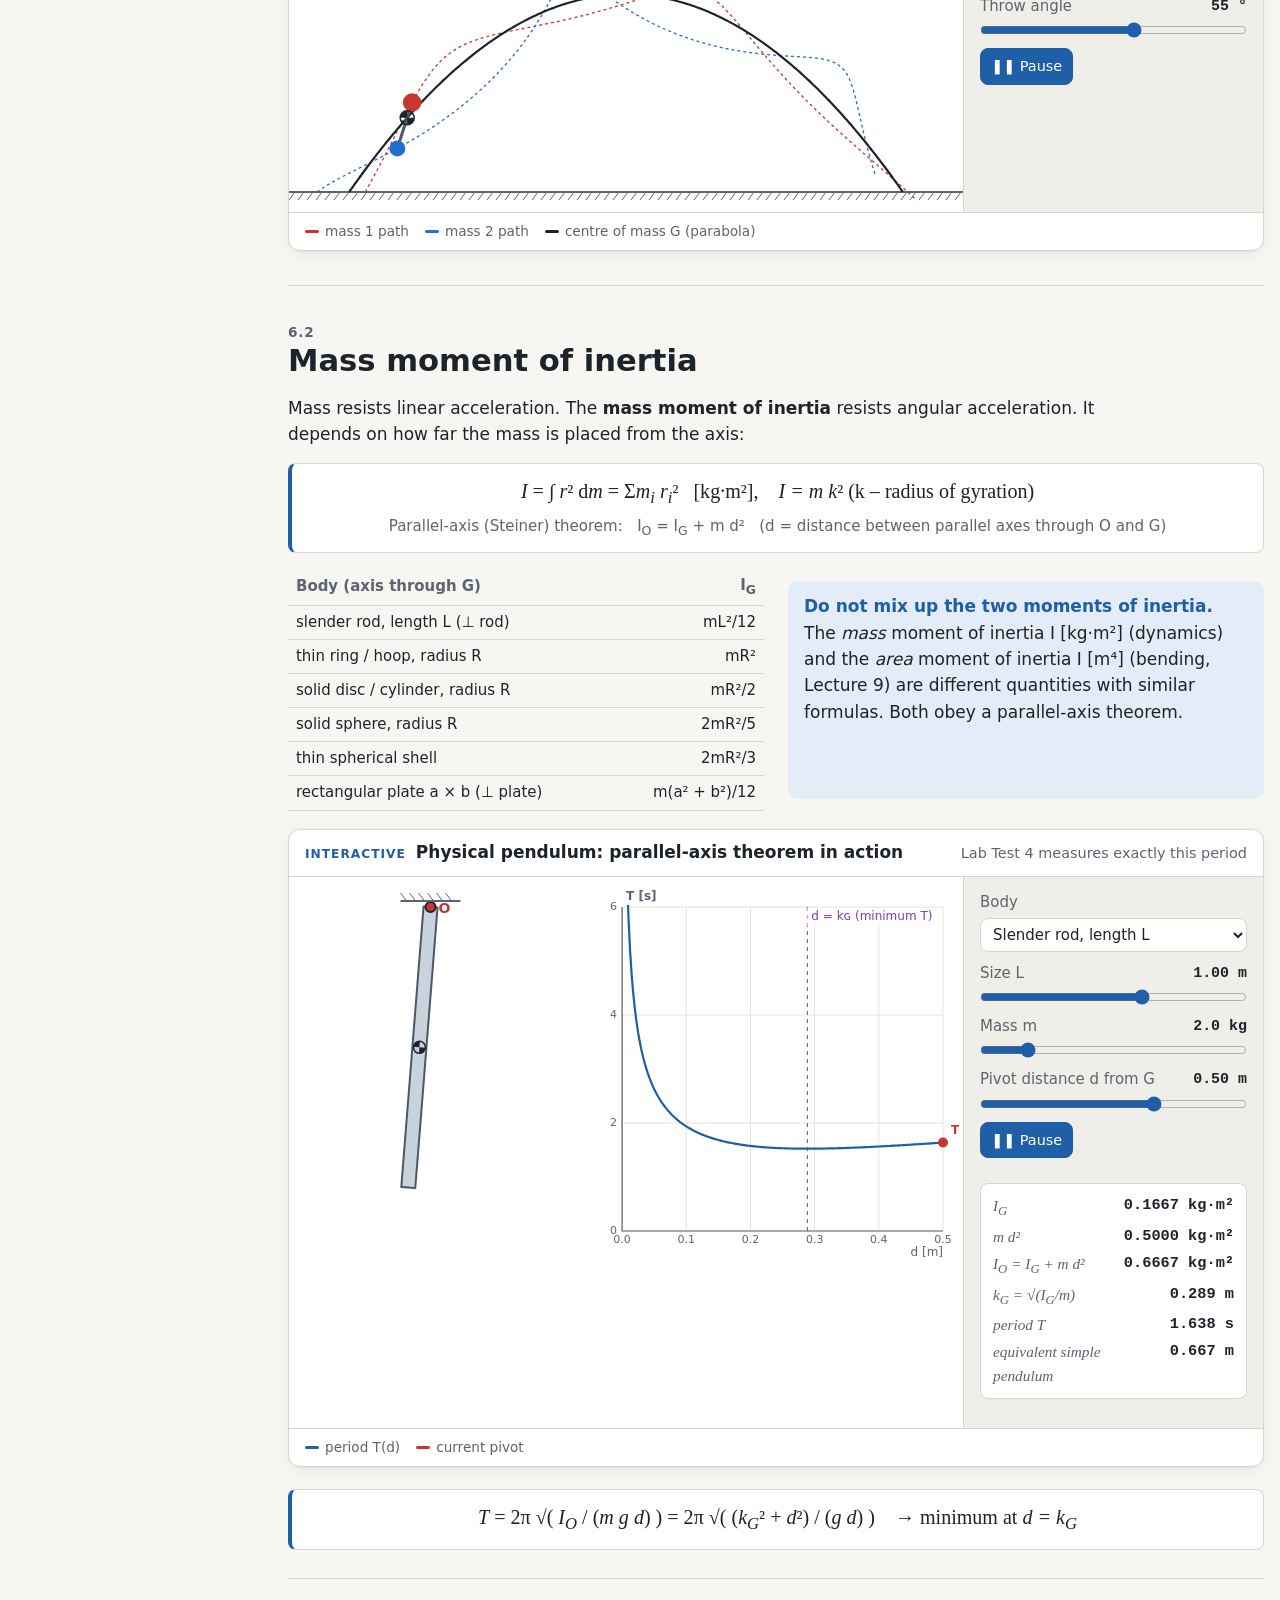
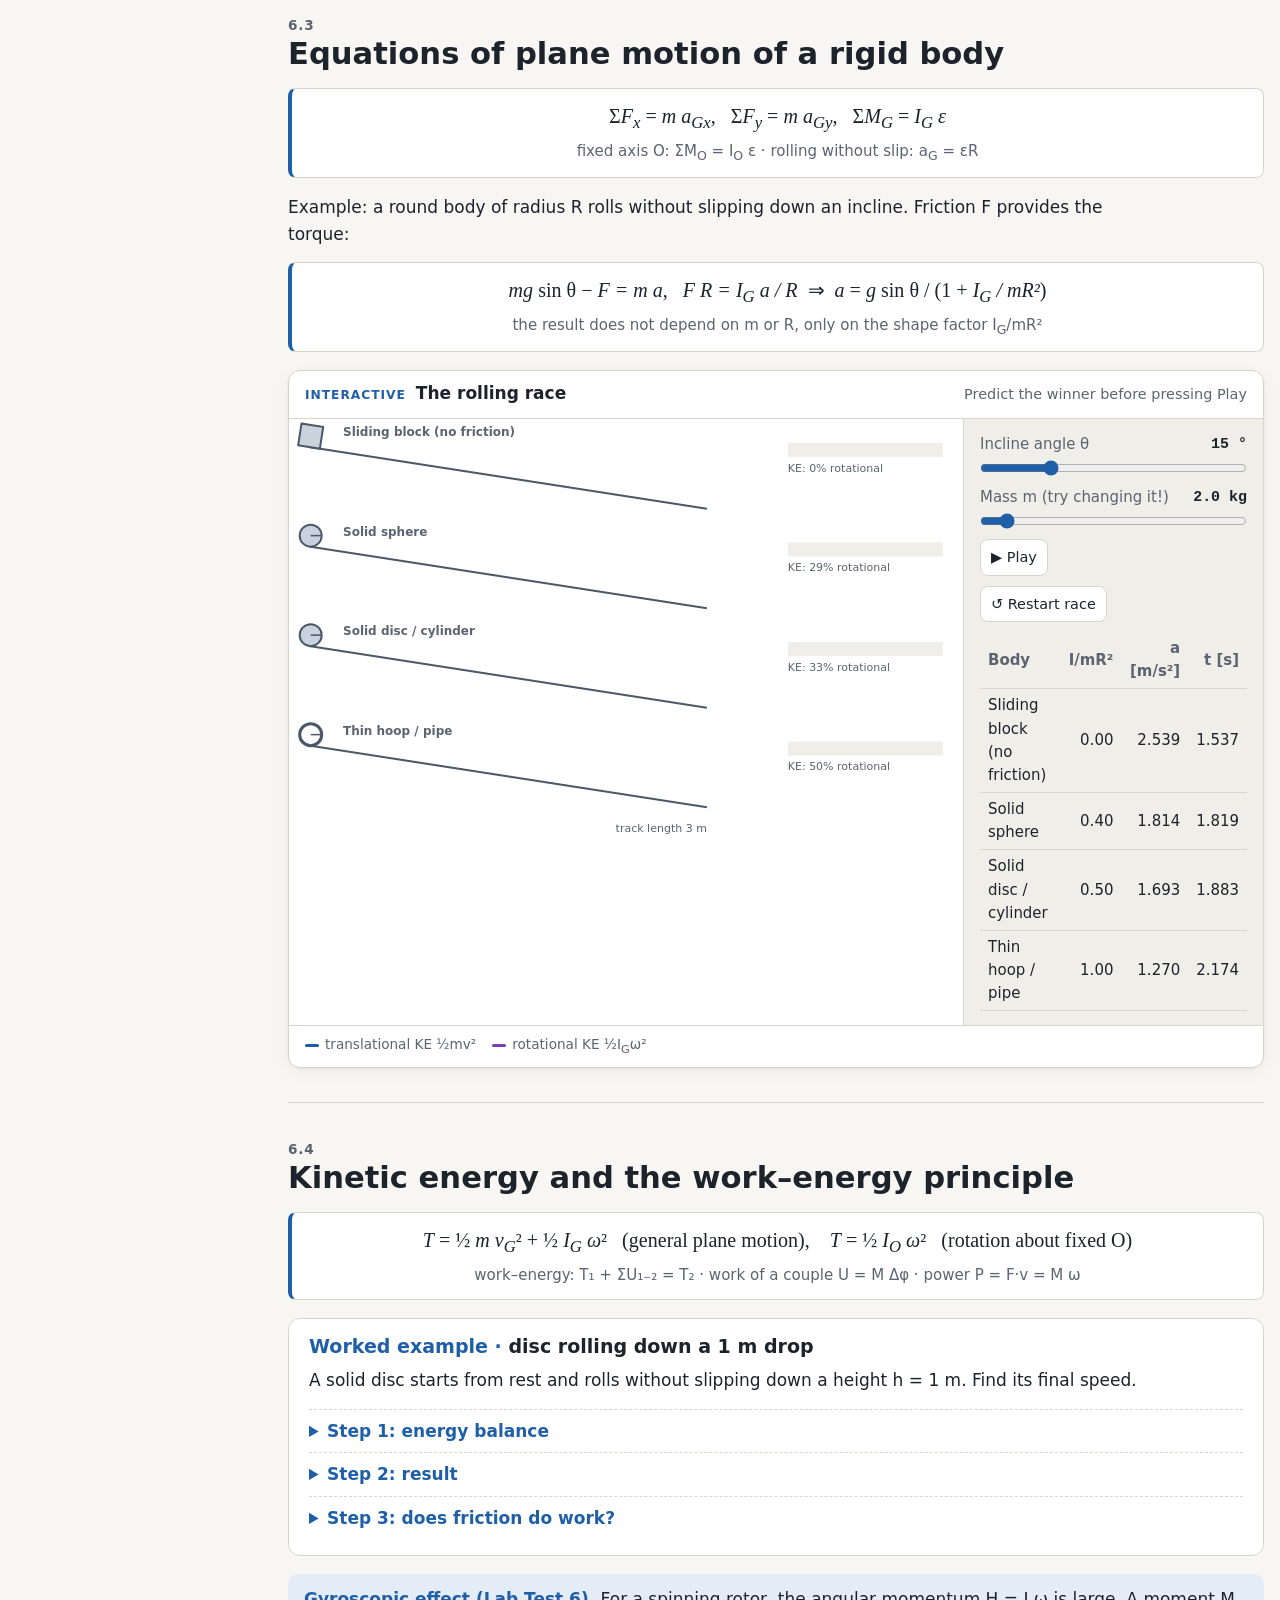
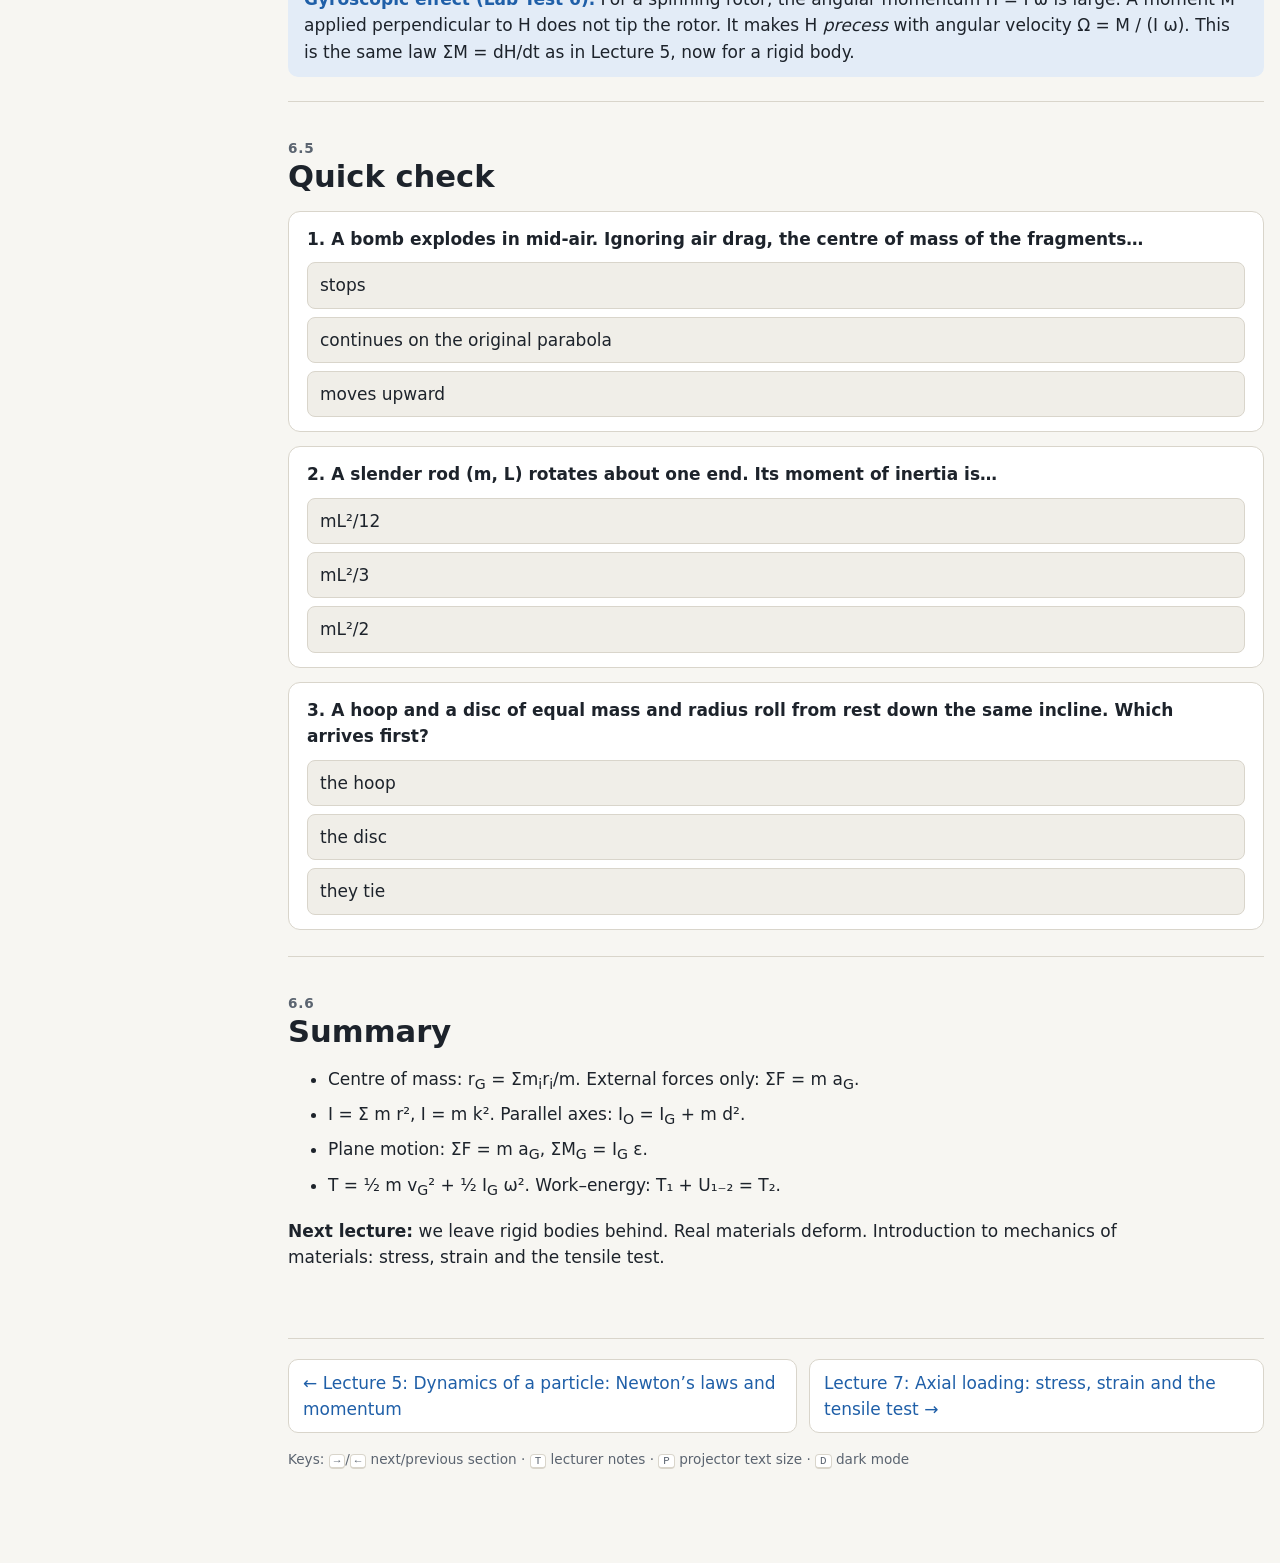
<file: basic_mechanical_engineering/lecture06.html>
<!doctype html>
<html lang="en">
<head>
<meta charset="utf-8">
<meta name="viewport" content="width=device-width, initial-scale=1">
<title>Rigid Body Kinetics</title>
<link rel="stylesheet" href="assets/lecture.css">
</head>
<body data-lecture="6">
<div class="layout">
<nav class="toc" aria-label="Sections"></nav>
<main>

<header class="hero">
  <div class="kicker">Lecture 6 · Dynamics</div>
  <h1>Systems of particles and rigid-body kinetics</h1>
  <p class="lead">A rigid body is a system of particles whose distances are fixed. Two ideas carry us from the single particle to real machine parts. The <b>centre of mass</b> moves as if all mass and force were concentrated there, and the <b>mass moment of inertia</b> measures resistance to angular acceleration.</p>
  <div class="goals">
    <h3>After this lecture you can…</h3>
    <ul>
      <li>locate the centre of mass of a system and use ΣF<sub>ext</sub> = m a<sub>G</sub>;</li>
      <li>compute mass moments of inertia using standard formulas and the parallel-axis theorem;</li>
      <li>write the equations of plane motion ΣF = m a<sub>G</sub>, ΣM<sub>G</sub> = I<sub>G</sub> ε;</li>
      <li>compute the kinetic energy of a rigid body and apply the work–energy principle.</li>
    </ul>
    <p style="margin:0;color:var(--muted);font-size:.88rem">Syllabus outcomes: 1MEC1.1, 1MEC3.2 · Reading: Beer &amp; Johnston – Dynamics, ch. 14, 16, 17 and Appendix B; Meriam &amp; Kraige vol. 2, ch. 4, 6. Related labs: Test 4 (physical pendulum), Test 6 (gyroscopic effect).</p>
  </div>
  <aside class="notes">90 min plan: system of particles 20 · moment of inertia + parallel axis 25 · equations of motion + race 25 · kinetic energy 15 · quiz 5. Physical demo: roll a full and an empty can down a board.</aside>
</header>

<section class="slide" id="system">
  <h2>Systems of particles and the centre of mass</h2>
  <div class="prose"><p>For a system of particles with total mass <span class="m">m = Σm<sub>i</sub></span>, internal forces cancel in pairs (third law). Summing Newton’s law over all particles gives:</p></div>
  <div class="eq"><span class="m"><b>r</b><sub>G</sub></span> = Σ<span class="m">m<sub>i</sub><b>r</b><sub>i</sub></span> / <span class="m">m</span>, &nbsp;&nbsp; Σ<span class="m"><b>F</b><sub>ext</sub></span> = <span class="m">m <b>a</b><sub>G</sub></span>, &nbsp;&nbsp; <span class="m"><b>L</b></span> = <span class="m">m<b>v</b><sub>G</sub></span>
    <span class="lbl">the centre of mass moves like a single particle loaded by the external forces only</span></div>
  <div class="demo">
    <div class="demo-head"><span class="tag">Interactive</span><h3>Centre of mass of four particles</h3><span class="hint">Drag the particles</span></div>
    <div class="demo-body">
      <canvas id="d1" data-aspect="0.55" aria-label="Centre of mass of particles"></canvas>
      <div class="ctrl" id="d1c"></div>
    </div>
  </div>
  <div class="demo">
    <div class="demo-head"><span class="tag">Interactive</span><h3>Hammer throw: G flies on a parabola, the masses do not</h3><span class="hint">Only gravity is external</span></div>
    <div class="demo-body">
      <canvas id="d2" data-aspect="0.5" aria-label="Thrown dumbbell"></canvas>
      <div class="ctrl" id="d2c"></div>
    </div>
    <div class="legend"><span style="--c:var(--force)">mass 1 path</span><span style="--c:var(--velocity)">mass 2 path</span><span style="--c:var(--ink)">centre of mass G (parabola)</span></div>
  </div>
</section>

<section class="slide" id="inertia">
  <h2>Mass moment of inertia</h2>
  <div class="prose"><p>Mass resists linear acceleration. The <b>mass moment of inertia</b> resists angular acceleration. It depends on how far the mass is placed from the axis:</p></div>
  <div class="eq"><span class="m">I</span> = ∫ <span class="m">r</span>² d<span class="m">m</span> = Σ<span class="m">m<sub>i</sub> r<sub>i</sub></span>² &nbsp; [kg·m²], &nbsp;&nbsp; <span class="m">I = m k</span>² (k – radius of gyration)
    <span class="lbl">Parallel-axis (Steiner) theorem: &nbsp; I<sub>O</sub> = I<sub>G</sub> + m d² &nbsp; (d = distance between parallel axes through O and G)</span></div>
  <div class="two">
    <table class="data">
      <tr><th>Body (axis through G)</th><th>I<sub>G</sub></th></tr>
      <tr><td>slender rod, length L (⊥ rod)</td><td>mL²/12</td></tr>
      <tr><td>thin ring / hoop, radius R</td><td>mR²</td></tr>
      <tr><td>solid disc / cylinder, radius R</td><td>mR²/2</td></tr>
      <tr><td>solid sphere, radius R</td><td>2mR²/5</td></tr>
      <tr><td>thin spherical shell</td><td>2mR²/3</td></tr>
      <tr><td>rectangular plate a × b (⊥ plate)</td><td>m(a² + b²)/12</td></tr>
    </table>
    <div class="key"><strong>Do not mix up the two moments of inertia.</strong> The <em>mass</em> moment of inertia I [kg·m²] (dynamics) and the <em>area</em> moment of inertia I [m⁴] (bending, Lecture 9) are different quantities with similar formulas. Both obey a parallel-axis theorem.</div>
  </div>
  <div class="demo">
    <div class="demo-head"><span class="tag">Interactive</span><h3>Physical pendulum: parallel-axis theorem in action</h3><span class="hint">Lab Test 4 measures exactly this period</span></div>
    <div class="demo-body">
      <canvas id="d3" data-aspect="0.6" aria-label="Physical pendulum"></canvas>
      <div class="ctrl" id="d3c"></div>
    </div>
    <div class="legend"><span style="--c:var(--accent)">period T(d)</span><span style="--c:var(--force)">current pivot</span></div>
  </div>
  <div class="eq"><span class="m">T</span> = 2π √( <span class="m">I<sub>O</sub></span> / (<span class="m">m g d</span>) ) = 2π √( (<span class="m">k<sub>G</sub></span>² + <span class="m">d</span>²) / (<span class="m">g d</span>) ) &nbsp;&nbsp; → minimum at <span class="m">d = k<sub>G</sub></span></div>
</section>

<section class="slide" id="eom">
  <h2>Equations of plane motion of a rigid body</h2>
  <div class="eq">Σ<span class="m">F<sub>x</sub></span> = <span class="m">m a<sub>Gx</sub></span>, &nbsp; Σ<span class="m">F<sub>y</sub></span> = <span class="m">m a<sub>Gy</sub></span>, &nbsp; Σ<span class="m">M<sub>G</sub></span> = <span class="m">I<sub>G</sub> ε</span>
    <span class="lbl">fixed axis O: ΣM<sub>O</sub> = I<sub>O</sub> ε · rolling without slip: a<sub>G</sub> = εR</span></div>
  <div class="prose"><p>Example: a round body of radius R rolls without slipping down an incline. Friction F provides the torque:</p></div>
  <div class="eq"><span class="m">mg</span> sin θ − <span class="m">F = m a</span>, &nbsp; <span class="m">F R = I<sub>G</sub> a / R</span> &nbsp;⇒&nbsp; <span class="m">a</span> = <span class="m">g</span> sin θ / (1 + <span class="m">I<sub>G</sub> / mR²</span>)
    <span class="lbl">the result does not depend on m or R, only on the shape factor I<sub>G</sub>/mR²</span></div>
  <div class="demo">
    <div class="demo-head"><span class="tag">Interactive</span><h3>The rolling race</h3><span class="hint">Predict the winner before pressing Play</span></div>
    <div class="demo-body">
      <canvas id="d4" data-aspect="0.62" aria-label="Rolling race down an incline"></canvas>
      <div class="ctrl" id="d4c"></div>
    </div>
    <div class="legend"><span style="--c:var(--accent)">translational KE ½mv²</span><span style="--c:var(--moment)">rotational KE ½I<sub>G</sub>ω²</span></div>
  </div>
  <aside class="notes">Poll before Play: hoop, disc, sphere or sliding block? The frictionless block wins (no energy goes into rotation), followed by the sphere, the disc and then the hoop. Mass and radius do not matter.</aside>
</section>

<section class="slide" id="energy">
  <h2>Kinetic energy and the work–energy principle</h2>
  <div class="eq"><span class="m">T</span> = ½ <span class="m">m v<sub>G</sub></span>² + ½ <span class="m">I<sub>G</sub> ω</span>² &nbsp; (general plane motion), &nbsp;&nbsp; <span class="m">T</span> = ½ <span class="m">I<sub>O</sub> ω</span>² &nbsp; (rotation about fixed O)
    <span class="lbl">work–energy: T₁ + ΣU₁₋₂ = T₂ · work of a couple U = M Δφ · power P = F·v = M ω</span></div>
  <div class="example">
    <h3>disc rolling down a 1 m drop</h3>
    <p>A solid disc starts from rest and rolls without slipping down a height h = 1 m. Find its final speed.</p>
    <details class="step"><summary>Step 1: energy balance</summary>mgh = ½mv² + ½(½mR²)(v/R)² = ¾ mv²</details>
    <details class="step"><summary>Step 2: result</summary>v = √(4gh/3) = √(4·9.81·1/3) = <b>3.62 m/s</b> (a sliding block would reach √(2gh) = 4.43 m/s)</details>
    <details class="step"><summary>Step 3: does friction do work?</summary>No. The contact point is the ICR (v = 0), so static friction does no work, even though it is needed for rolling.</details>
  </div>
  <div class="key"><strong>Gyroscopic effect (Lab Test 6).</strong> For a spinning rotor, the angular momentum H = I ω is large. A moment M applied perpendicular to H does not tip the rotor. It makes H <em>precess</em> with angular velocity Ω = M / (I ω). This is the same law ΣM = dH/dt as in Lecture 5, now for a rigid body.</div>
</section>

<section class="slide" id="check">
  <h2>Quick check</h2>
  <div class="quiz">
    <p class="q">1. A bomb explodes in mid-air. Ignoring air drag, the centre of mass of the fragments…</p>
    <div class="opts">
      <button class="opt">stops</button>
      <button class="opt" data-ok>continues on the original parabola</button>
      <button class="opt">moves upward</button>
    </div>
    <p class="why">Explosion forces are internal. Only gravity is external, so a<sub>G</sub> = g as before.</p>
  </div>
  <div class="quiz">
    <p class="q">2. A slender rod (m, L) rotates about one end. Its moment of inertia is…</p>
    <div class="opts">
      <button class="opt">mL²/12</button>
      <button class="opt" data-ok>mL²/3</button>
      <button class="opt">mL²/2</button>
    </div>
    <p class="why">I<sub>O</sub> = I<sub>G</sub> + m(L/2)² = mL²/12 + mL²/4 = mL²/3.</p>
  </div>
  <div class="quiz">
    <p class="q">3. A hoop and a disc of equal mass and radius roll from rest down the same incline. Which arrives first?</p>
    <div class="opts">
      <button class="opt">the hoop</button>
      <button class="opt" data-ok>the disc</button>
      <button class="opt">they tie</button>
    </div>
    <p class="why">The disc has the smaller I/mR² (½ vs 1), so less energy goes into rotation and a is larger.</p>
  </div>
</section>

<section class="slide" id="summary">
  <h2>Summary</h2>
  <ul class="prose">
    <li>Centre of mass: r<sub>G</sub> = Σm<sub>i</sub>r<sub>i</sub>/m. External forces only: ΣF = m a<sub>G</sub>.</li>
    <li>I = Σ m r², I = m k². Parallel axes: I<sub>O</sub> = I<sub>G</sub> + m d².</li>
    <li>Plane motion: ΣF = m a<sub>G</sub>, ΣM<sub>G</sub> = I<sub>G</sub> ε.</li>
    <li>T = ½ m v<sub>G</sub>² + ½ I<sub>G</sub> ω². Work–energy: T₁ + U₁₋₂ = T₂.</li>
  </ul>
  <p class="prose"><b>Next lecture:</b> we leave rigid bodies behind. Real materials deform. Introduction to mechanics of materials: stress, strain and the tensile test.</p>
</section>

</main>
</div>

<script src="assets/lecture.js"></script>
<script>
/* ---------- Demo 1: centre of mass of particles (drag) ---------- */
(function () {
  const pts = [[0.25, 0.35], [0.7, 0.25], [0.55, 0.75], [0.2, 0.7]];
  const cols = ['--force', '--velocity', '--accel', '--moment'];
  const v = BME.controls('d1c', [
    { id: 'm1', label: 'm₁', min: 0, max: 10, step: 0.5, value: 4, unit: 'kg' },
    { id: 'm2', label: 'm₂', min: 0, max: 10, step: 0.5, value: 2, unit: 'kg' },
    { id: 'm3', label: 'm₃', min: 0, max: 10, step: 0.5, value: 1, unit: 'kg' },
    { id: 'm4', label: 'm₄', min: 0, max: 10, step: 0.5, value: 3, unit: 'kg' },
    { html: '<dl class="readout" id="d1r"></dl>' }
  ], () => o.redraw());
  const o = BME.canvas('d1', (ctx, w, h) => {
    const ms = [v.m1, v.m2, v.m3, v.m4], M = ms.reduce((a, b) => a + b, 0);
    let gx = 0, gy = 0;
    pts.forEach((p, i) => { gx += ms[i] * p[0]; gy += ms[i] * p[1]; });
    gx /= M || 1; gy /= M || 1;
    // grid in metres: 1 unit = 4 m
    ctx.strokeStyle = BME.c('--grid'); ctx.lineWidth = 1;
    for (let i = 0; i <= 8; i++) { const x = w * i / 8, y = h * i / 8; ctx.beginPath(); ctx.moveTo(x, 0); ctx.lineTo(x, h); ctx.stroke(); ctx.beginPath(); ctx.moveTo(0, y); ctx.lineTo(w, y); ctx.stroke(); }
    pts.forEach((p, i) => {
      BME.line(ctx, gx * w, gy * h, p[0] * w, p[1] * h, BME.c('--muted'), 1, [3, 4]);
    });
    pts.forEach((p, i) => {
      const r = 6 + 3.2 * Math.sqrt(ms[i]);
      BME.dot(ctx, p[0] * w, p[1] * h, r, BME.c(cols[i]));
      BME.text(ctx, 'm' + '₁₂₃₄'[i], p[0] * w + r + 10, p[1] * h - r, { weight: 700, color: BME.c(cols[i]) });
    });
    if (M > 0) { BME.centroidMark(ctx, gx * w, gy * h, 10, BME.c('--ink')); BME.text(ctx, 'G', gx * w + 18, gy * h + 14, { weight: 700 }); }
    const toM = (p) => [p[0] * 8, (1 - p[1]) * 8 * h / w];
    const G = toM([gx, gy]);
    BME.readout('d1r', [
      ['m = Σmᵢ', BME.fmt(M, 1) + ' kg'],
      ['x<sub>G</sub> = Σmᵢxᵢ/m', BME.fmt(G[0], 2) + ' m'],
      ['y<sub>G</sub> = Σmᵢyᵢ/m', BME.fmt(G[1], 2) + ' m'],
      ['grid', '1 square = 1 m']
    ]);
  });
  BME.drag(o, {
    hit: (x, y) => { for (let i = 0; i < 4; i++) if (Math.hypot(x - pts[i][0] * o.w, y - pts[i][1] * o.h) < 18) return i; return null; },
    move: (i, x, y) => { pts[i][0] = BME.clamp(x / o.w, 0.02, 0.98); pts[i][1] = BME.clamp(y / o.h, 0.03, 0.97); }
  });
})();

/* ---------- Demo 2: thrown dumbbell ---------- */
(function () {
  const st = { t: 0 };
  const v = BME.controls('d2c', [
    { id: 'ratio', label: 'Mass ratio m₁ / m₂', min: 0.2, max: 5, step: 0.1, value: 2 },
    { id: 'om', label: 'Spin ω', min: 0, max: 12, step: 0.5, value: 6, unit: 'rad/s' },
    { id: 'th', label: 'Throw angle', min: 20, max: 80, step: 1, value: 55, unit: '°' },
    { type: 'button', id: 'play', label: '▶ Play' }
  ], () => { st.t = 0; o.redraw(); });
  const g = 9.81, v0 = 12, L = 1.2;
  const state = (t) => {
    const th = v.th * BME.deg;
    const gx = v0 * Math.cos(th) * t, gy = v0 * Math.sin(th) * t - 0.5 * g * t * t;
    const m1 = v.ratio, m2 = 1, M = m1 + m2;
    const r1 = L * m2 / M, r2 = L * m1 / M; // distances from G
    const a = v.om * t;
    return { gx, gy, p1: [gx + r1 * Math.cos(a), gy + r1 * Math.sin(a)], p2: [gx - r2 * Math.cos(a), gy - r2 * Math.sin(a)], m1 };
  };
  const tf = () => 2 * v0 * Math.sin(v.th * BME.deg) / g;
  const o = BME.canvas('d2', (ctx, w, h) => {
    const T = tf();
    const xmax = v0 * v0 * Math.sin(2 * v.th * BME.deg) / g + 2, ymax = (v0 * Math.sin(v.th * BME.deg)) ** 2 / (2 * g) + 1.5;
    const sc = Math.min((w - 40) / xmax, (h - 40) / ymax);
    const X = (x) => 20 + (x + 1) * sc, Y = (y) => h - 20 - y * sc;
    BME.hatch(ctx, 0, Y(0), w, Y(0), 1, BME.c('--muted'));
    const path = (sel, col, wd, dash) => {
      ctx.save(); ctx.strokeStyle = col; ctx.lineWidth = wd; if (dash) ctx.setLineDash(dash); ctx.beginPath();
      for (let i = 0; i <= 300; i++) { const s = state(T * i / 300); const p = sel(s); if (i) ctx.lineTo(X(p[0]), Y(p[1])); else ctx.moveTo(X(p[0]), Y(p[1])); }
      ctx.stroke(); ctx.restore();
    };
    path((s) => s.p1, BME.c('--force'), 1.3, [3, 3]);
    path((s) => s.p2, BME.c('--velocity'), 1.3, [3, 3]);
    path((s) => [s.gx, s.gy], BME.c('--ink'), 2.2);
    const S = state(Math.min(st.t, T));
    BME.line(ctx, X(S.p1[0]), Y(S.p1[1]), X(S.p2[0]), Y(S.p2[1]), BME.c('--body-edge'), 3);
    BME.dot(ctx, X(S.p1[0]), Y(S.p1[1]), 5 + 3 * Math.sqrt(S.m1), BME.c('--force'));
    BME.dot(ctx, X(S.p2[0]), Y(S.p2[1]), 8, BME.c('--velocity'));
    BME.centroidMark(ctx, X(S.gx), Y(S.gy), 7, BME.c('--ink'));
  });
  const an = BME.anim(o, (dt) => { st.t += dt * 0.6; if (st.t > tf() + 0.6) st.t = 0; });
  BME.playButton(document.getElementById('d2c-play'), an);
  an.start();
})();

/* ---------- Demo 3: physical pendulum ---------- */
(function () {
  const g = 9.81, st = { t: 0 };
  const v = BME.controls('d3c', [
    { type: 'select', id: 'body', label: 'Body', options: [['rod', 'Slender rod, length L'], ['disc', 'Disc, diameter L']], value: 'rod' },
    { id: 'L', label: 'Size L', min: 0.2, max: 1.5, step: 0.05, value: 1, unit: 'm' },
    { id: 'm', label: 'Mass m', min: 0.5, max: 10, step: 0.5, value: 2, unit: 'kg' },
    { id: 'd', label: 'Pivot distance d from G', min: 0.01, max: 0.75, step: 0.01, value: 0.5, unit: 'm' },
    { type: 'button', id: 'play', label: '▶ Play' },
    { html: '<dl class="readout" id="d3r"></dl>' }
  ], (vals, k) => { const dm = vals.body === 'rod' ? vals.L / 2 : vals.L / 2; if (vals.d > dm) vals.set('d', dm); o.redraw(); });
  const props = () => {
    const L = v.L, m = v.m, d = Math.min(v.d, L / 2);
    const IG = v.body === 'rod' ? m * L * L / 12 : m * (L / 2) ** 2 / 2;
    const kG = Math.sqrt(IG / m), IO = IG + m * d * d;
    const T = 2 * Math.PI * Math.sqrt(IO / (m * g * d));
    return { L, m, d, IG, kG, IO, T };
  };
  const o = BME.canvas('d3', (ctx, w, h) => {
    const P = props();
    // pendulum on the left
    const W = w * 0.42, sc = (h - 60) / (P.L + 0.1) * 0.9;
    const ox = W / 2, oy = 30;
    const ang = 0.35 * Math.cos(2 * Math.PI * st.t / P.T);
    ctx.save(); ctx.translate(ox, oy); ctx.rotate(ang);
    ctx.fillStyle = BME.c('--body'); ctx.strokeStyle = BME.c('--body-edge'); ctx.lineWidth = 2;
    // G is at distance d below pivot
    if (v.body === 'rod') { ctx.fillRect(-7, (P.d - P.L / 2) * sc, 14, P.L * sc); ctx.strokeRect(-7, (P.d - P.L / 2) * sc, 14, P.L * sc); }
    else { ctx.beginPath(); ctx.arc(0, P.d * sc, P.L / 2 * sc, 0, 2 * Math.PI); ctx.fill(); ctx.stroke(); }
    BME.centroidMark(ctx, 0, P.d * sc, 6, BME.c('--ink'));
    ctx.restore();
    BME.dot(ctx, ox, oy, 5, BME.c('--force'), BME.c('--ink'));
    BME.hatch(ctx, ox - 30, oy - 6, ox + 30, oy - 6, -1, BME.c('--muted'));
    BME.text(ctx, 'O', ox + 14, oy + 2, { weight: 700, color: BME.c('--force') });
    // graph T(d)
    const R = { x: W + 50, y: 30, w: w - W - 70, h: h - 80 };
    const pts = [];
    let Tmax = 0;
    for (let i = 1; i <= 200; i++) {
      const d = (P.L / 2) * i / 200;
      const T = 2 * Math.PI * Math.sqrt((P.IG + P.m * d * d) / (P.m * g * d));
      pts.push([d, T]); Tmax = Math.max(Tmax, Math.min(T, 6));
    }
    const pl = BME.plot(ctx, R, { xmin: 0, xmax: P.L / 2, ymin: 0, ymax: Math.min(Tmax * 1.05, 6), xlabel: 'd [m]', ylabel: 'T [s]', series: [{ pts, color: BME.c('--accent') }],
      vlines: [{ x: P.kG, color: BME.c('--moment') }], marks: [{ x: P.d, y: P.T, color: BME.c('--force'), label: 'T = ' + BME.fmt(P.T, 3) + ' s' }] });
    BME.text(ctx, 'd = kɢ (minimum T)', pl.X(P.kG) + 4, R.y + 10, { color: BME.c('--moment'), size: 12, align: 'left', bg: true });
    BME.readout('d3r', [
      ['I<sub>G</sub>', BME.fmt(P.IG, 4) + ' kg·m²'],
      ['m d²', BME.fmt(P.m * P.d * P.d, 4) + ' kg·m²'],
      ['I<sub>O</sub> = I<sub>G</sub> + m d²', BME.fmt(P.IO, 4) + ' kg·m²'],
      ['k<sub>G</sub> = √(I<sub>G</sub>/m)', BME.fmt(P.kG, 3) + ' m'],
      ['period T', BME.fmt(P.T, 3) + ' s'],
      ['equivalent simple pendulum', BME.fmt(P.IO / (P.m * P.d), 3) + ' m']
    ]);
  });
  const an = BME.anim(o, (dt) => { st.t += dt; });
  BME.playButton(document.getElementById('d3c-play'), an);
  an.start();
})();

/* ---------- Demo 4: rolling race ---------- */
(function () {
  const g = 9.81, Ltrack = 3;
  const st = { t: 0 };
  const racers = [
    { n: 'Sliding block (no friction)', k: 0, shape: 'block' },
    { n: 'Solid sphere', k: 2 / 5, shape: 'sphere' },
    { n: 'Solid disc / cylinder', k: 1 / 2, shape: 'disc' },
    { n: 'Thin hoop / pipe', k: 1, shape: 'hoop' }
  ];
  const v = BME.controls('d4c', [
    { id: 'th', label: 'Incline angle θ', min: 5, max: 45, step: 1, value: 15, unit: '°' },
    { id: 'm', label: 'Mass m (try changing it!)', min: 0.5, max: 20, step: 0.5, value: 2, unit: 'kg' },
    { type: 'button', id: 'play', label: '▶ Play' },
    { type: 'button', id: 'reset', label: '↺ Restart race', onclick: () => { st.t = 0; o.redraw(); } },
    { html: '<div id="d4r"></div>' }
  ], () => { st.t = 0; o.redraw(); });
  const o = BME.canvas('d4', (ctx, w, h) => {
    const th = v.th * BME.deg;
    const lane = (h - 20) / 4;
    const muted = BME.c('--muted');
    let html = '<table class="data"><tr><th>Body</th><th>I/mR²</th><th>a [m/s²]</th><th>t [s]</th></tr>';
    racers.forEach((r, i) => {
      const a = g * Math.sin(th) / (1 + r.k);
      const tEnd = Math.sqrt(2 * Ltrack / a);
      const s = Math.min(0.5 * a * st.t * st.t, Ltrack);
      const vel = a * Math.min(st.t, tEnd);
      const y0 = 10 + i * lane, x0 = 20, x1 = w * 0.62;
      const drop = Math.min(lane * 0.62, (x1 - x0) * Math.tan(th));
      const ang = Math.atan2(drop, x1 - x0);
      const tl = Math.hypot(x1 - x0, drop);
      BME.line(ctx, x0, y0 + 18, x1, y0 + 18 + drop, BME.c('--body-edge'), 2);
      const px = x0 + (s / Ltrack) * tl * Math.cos(ang), py = y0 + 18 + (s / Ltrack) * tl * Math.sin(ang);
      const R = Math.min(11, lane * 0.18);
      const cx = px - Math.sin(ang) * R * -1 * 0 + Math.sin(ang) * R, cy = py - Math.cos(ang) * R;
      const rot = s / (R / (tl / Ltrack));
      ctx.save(); ctx.translate(cx, cy);
      ctx.fillStyle = BME.c('--body'); ctx.strokeStyle = BME.c('--body-edge'); ctx.lineWidth = 2;
      if (r.shape === 'block') { ctx.rotate(ang); ctx.fillRect(-R, -R, 2 * R, 2 * R); ctx.strokeRect(-R, -R, 2 * R, 2 * R); }
      else {
        ctx.rotate(rot);
        ctx.beginPath(); ctx.arc(0, 0, R, 0, 2 * Math.PI);
        if (r.shape !== 'hoop') ctx.fill();
        ctx.lineWidth = r.shape === 'hoop' ? 3 : 2; ctx.stroke();
        BME.line(ctx, 0, 0, R, 0, BME.c('--body-edge'), 1.5);
      }
      ctx.restore();
      BME.text(ctx, r.n, x0 + 34, y0 + 4, { align: 'left', size: 12, color: muted, weight: 600 });
      if (st.t >= tEnd) BME.text(ctx, '✓ ' + BME.fmt(tEnd, 2) + ' s', x1 + 6, y0 + 18 + drop, { align: 'left', size: 12, weight: 700, color: BME.c('--good') });
      // KE bars
      const Ttr = 0.5 * v.m * vel * vel, Trot = 0.5 * r.k * v.m * vel * vel;
      const Emax = v.m * g * Ltrack * Math.sin(th);
      const bx = w * 0.74, bw = w * 0.23;
      const ty = y0 + 14;
      ctx.fillStyle = BME.c('--surface-2'); ctx.fillRect(bx, ty, bw, 14);
      ctx.fillStyle = BME.c('--accent'); ctx.fillRect(bx, ty, bw * Ttr / Emax, 14);
      ctx.fillStyle = BME.c('--moment'); ctx.fillRect(bx + bw * Ttr / Emax, ty, bw * Trot / Emax, 14);
      BME.text(ctx, 'KE: ' + BME.fmt(100 * r.k / (1 + r.k), 0) + '% rotational', bx, ty + 26, { align: 'left', size: 11, color: muted });
      html += '<tr><td>' + r.n + '</td><td>' + BME.fmt(r.k, 2) + '</td><td>' + BME.fmt(a, 3) + '</td><td>' + BME.fmt(tEnd, 3) + '</td></tr>';
    });
    BME.text(ctx, 'track length ' + Ltrack + ' m', w * 0.62, h - 8, { align: 'right', size: 11, color: muted });
    document.getElementById('d4r').innerHTML = html + '</table>';
  });
  const an = BME.anim(o, (dt) => { st.t += dt; if (st.t > 12) st.t = 0; });
  BME.playButton(document.getElementById('d4c-play'), an);
})();
</script>
</body>
</html>
</file>
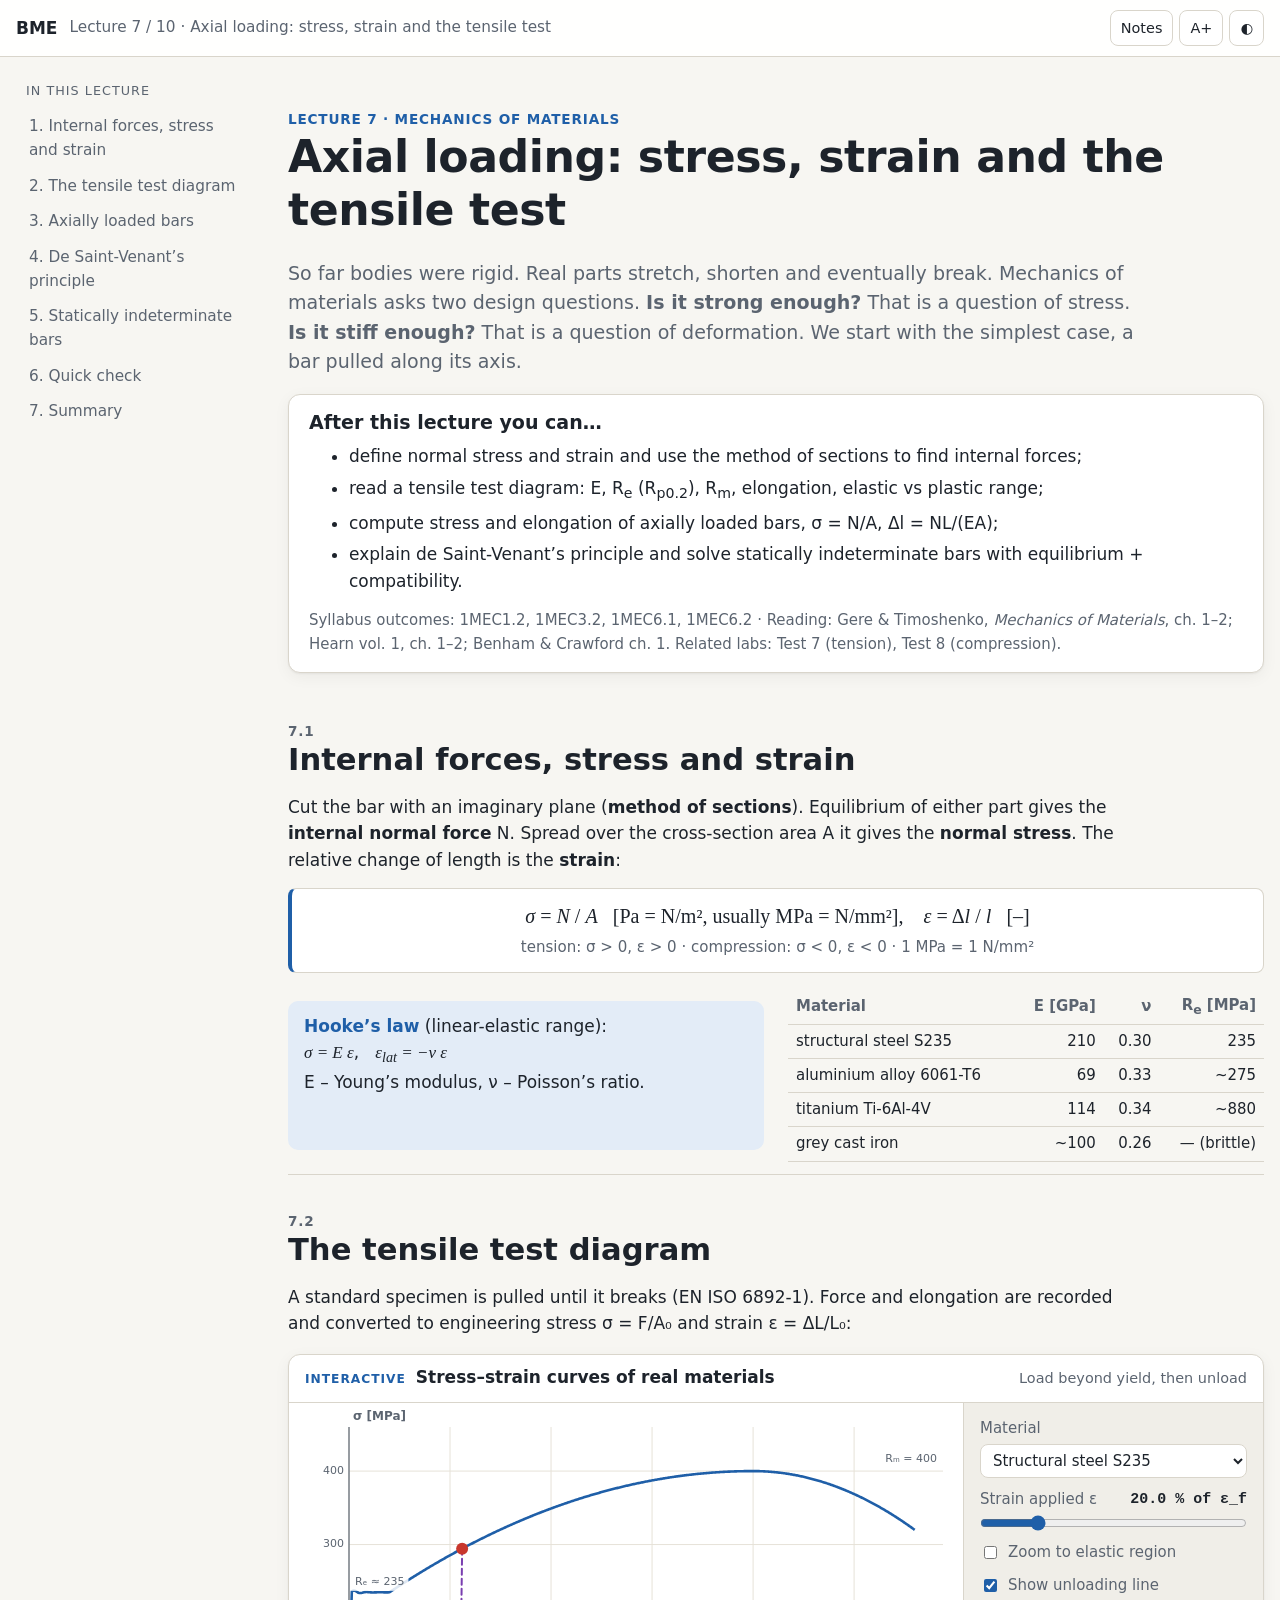
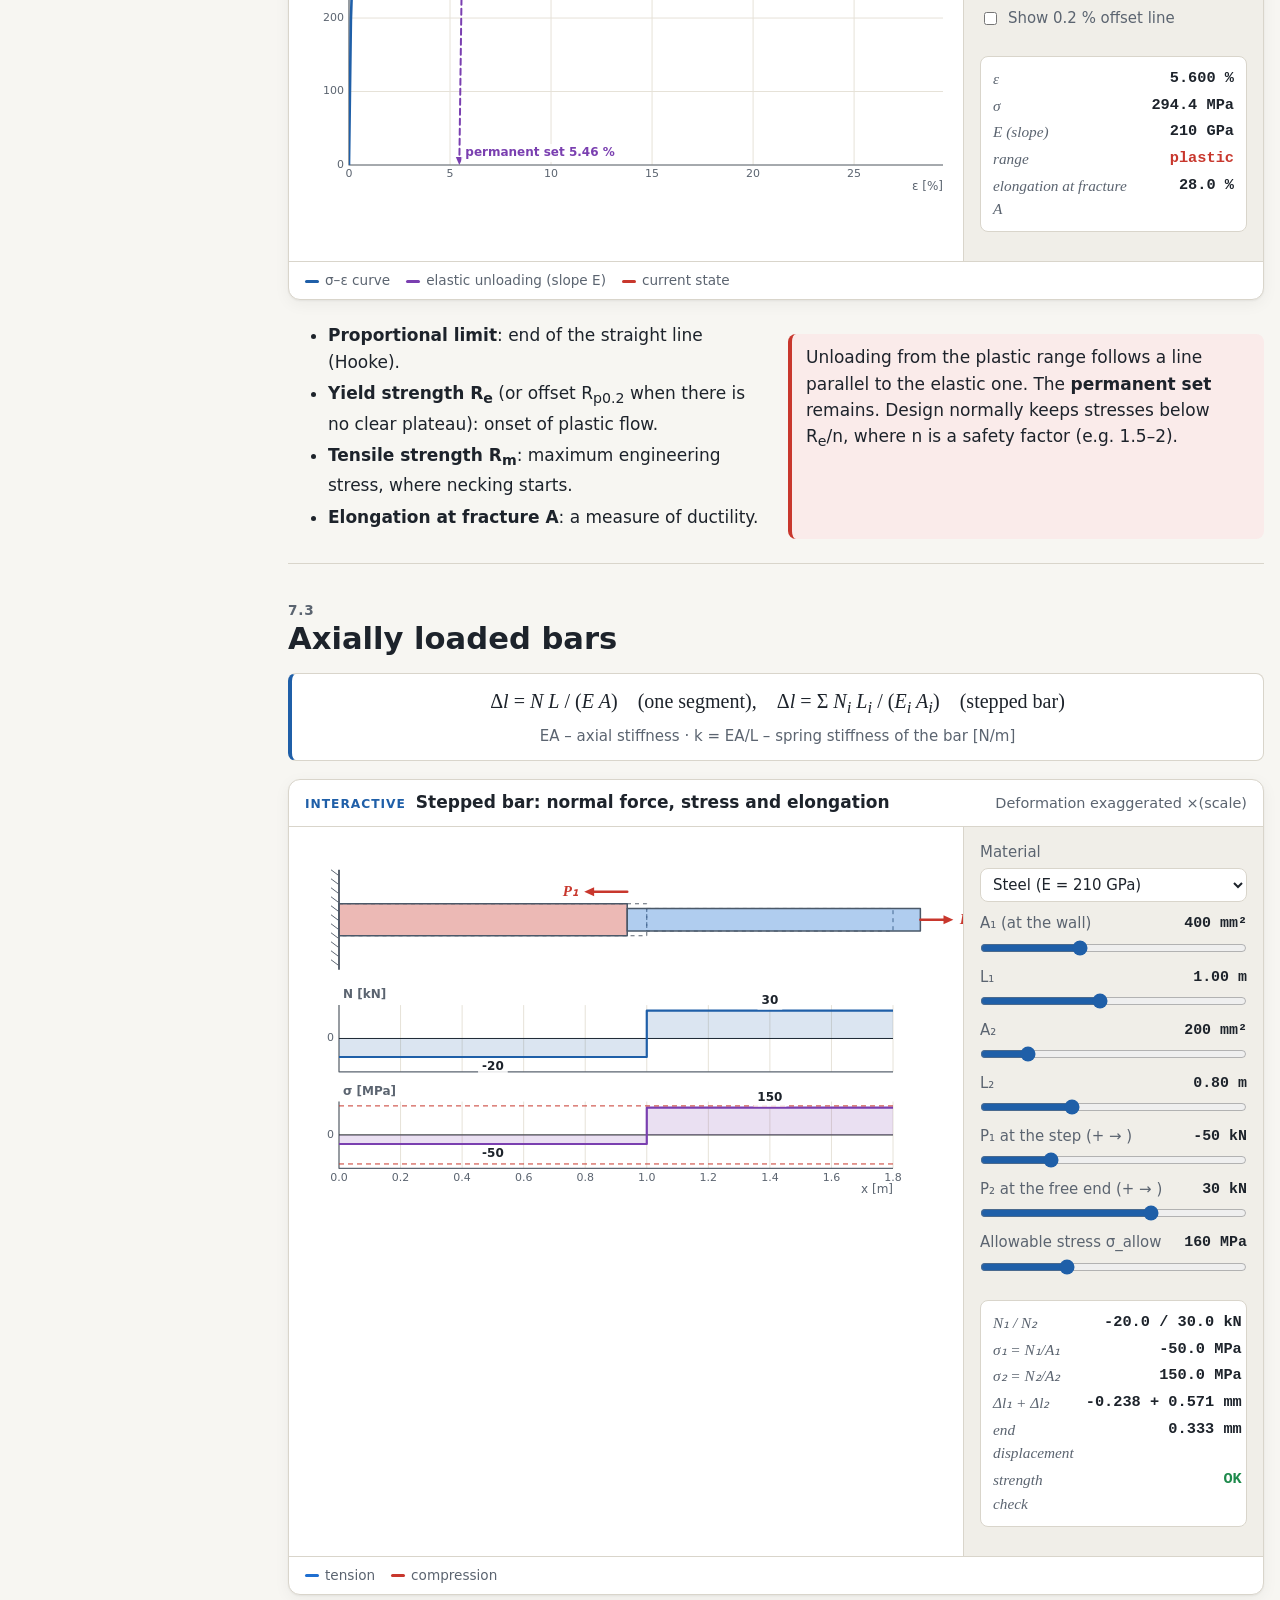
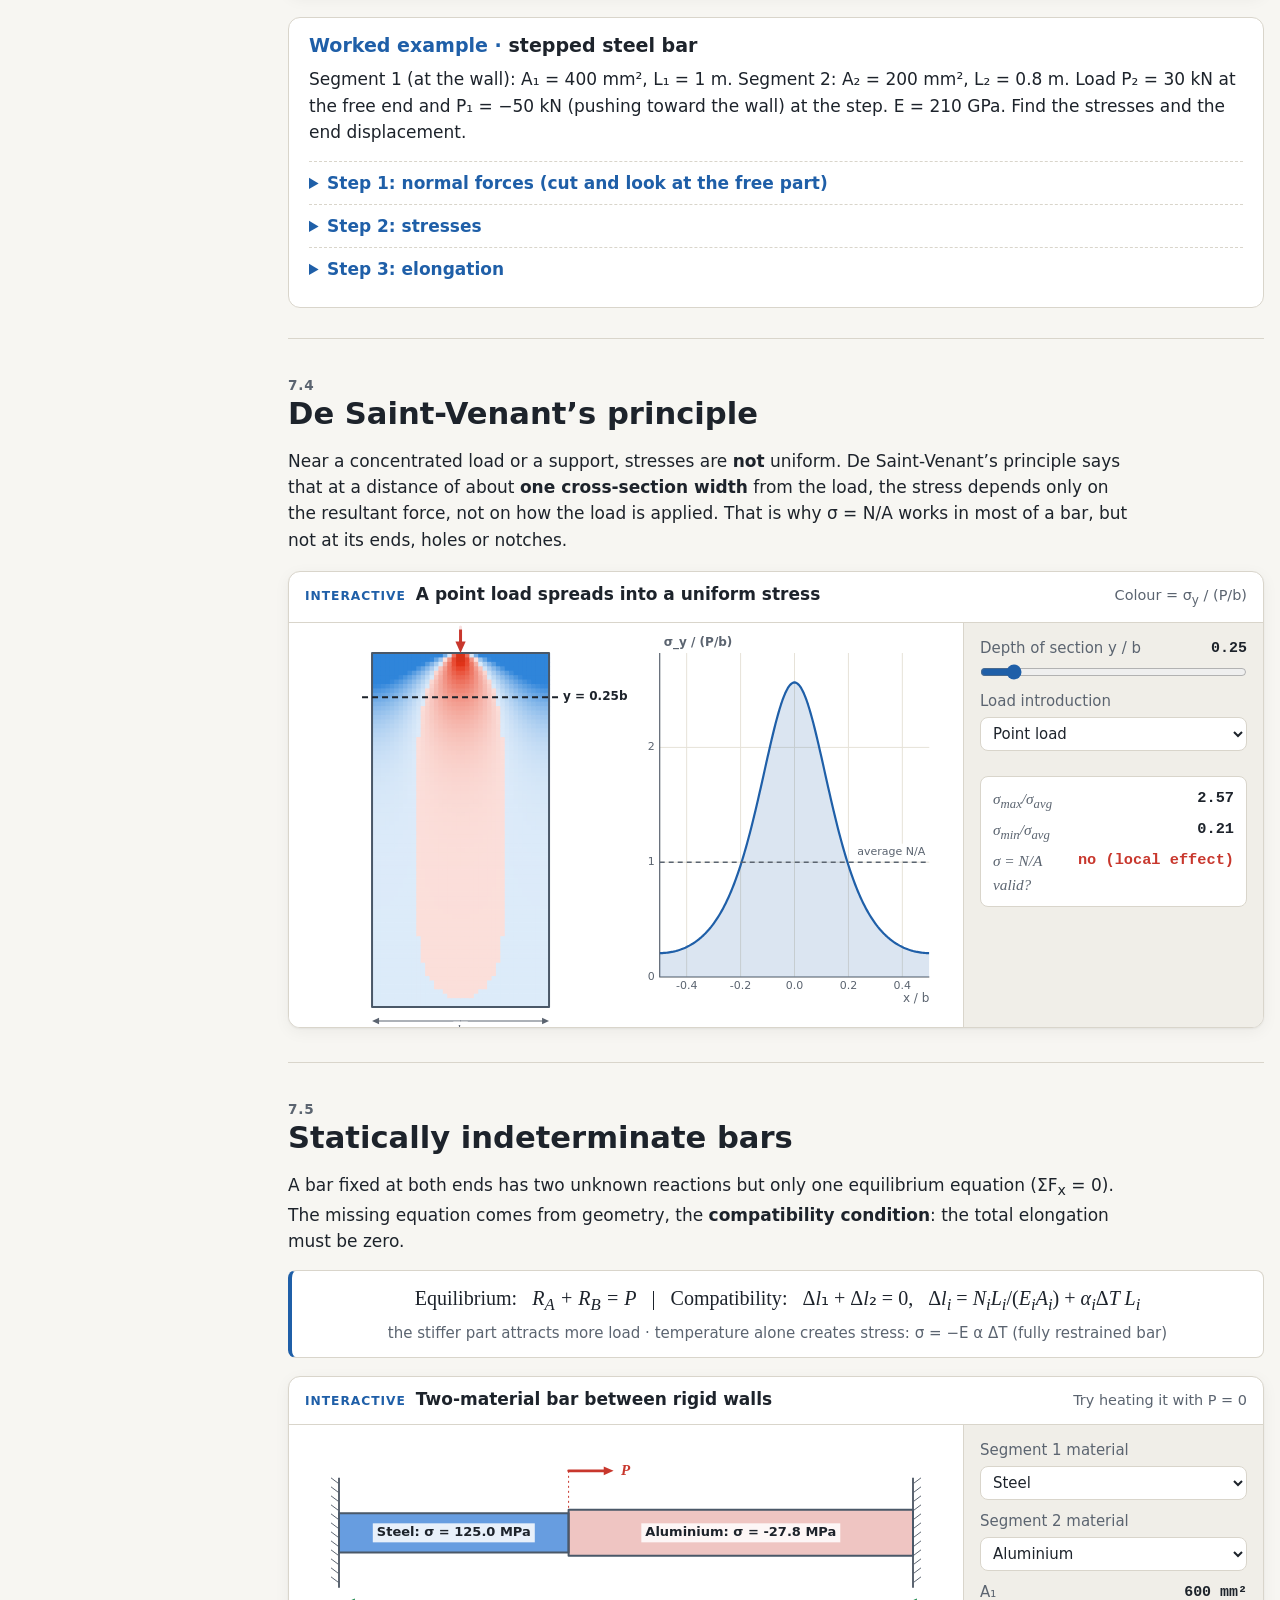
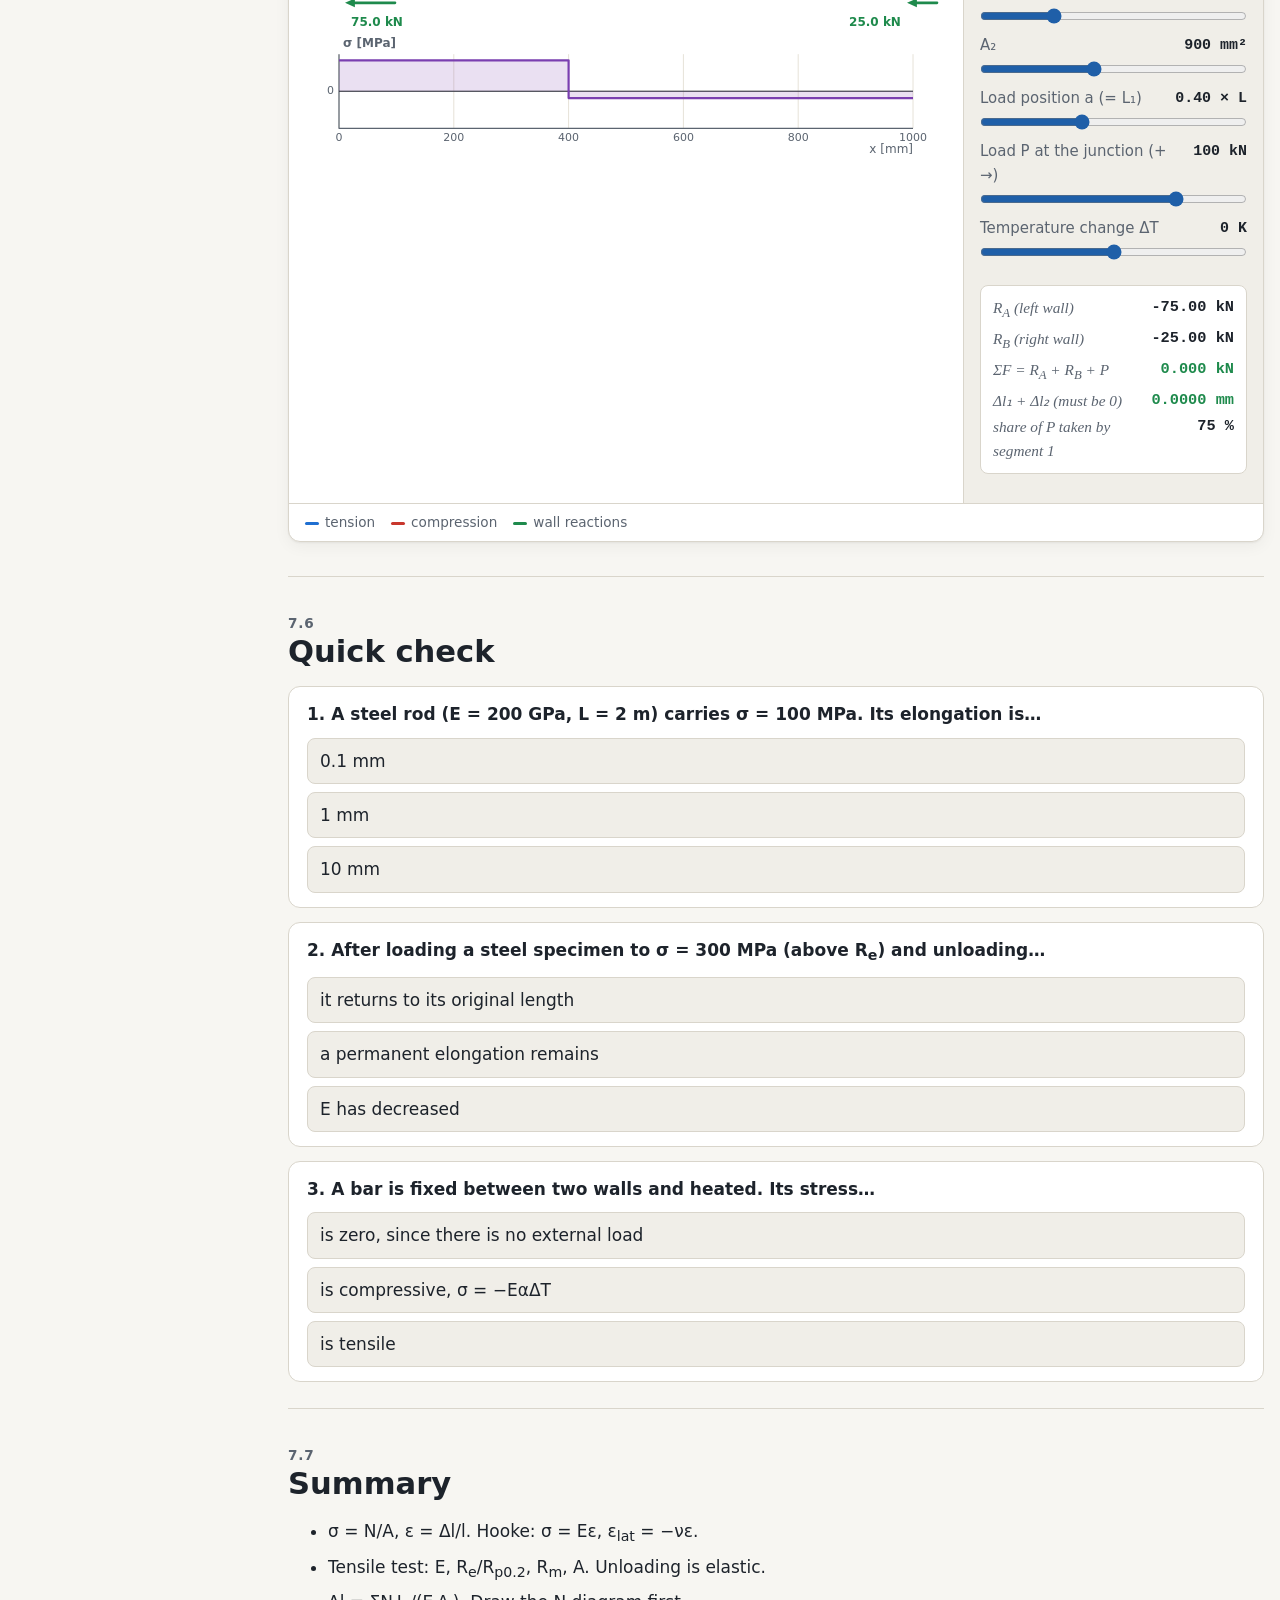
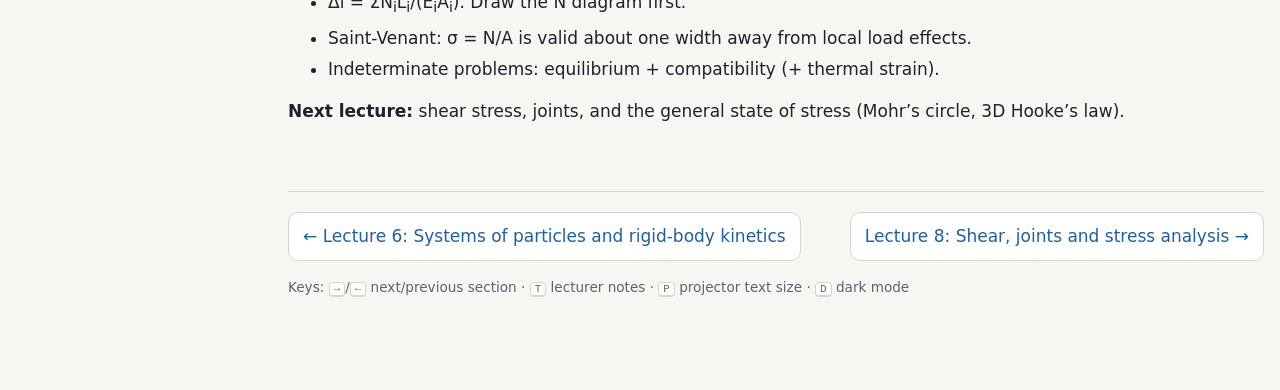
<file: basic_mechanical_engineering/lecture07.html>
<!doctype html>
<html lang="en">
<head>
<meta charset="utf-8">
<meta name="viewport" content="width=device-width, initial-scale=1">
<title>Axial Stress and Strain</title>
<link rel="stylesheet" href="assets/lecture.css">
</head>
<body data-lecture="7">
<div class="layout">
<nav class="toc" aria-label="Sections"></nav>
<main>

<header class="hero">
  <div class="kicker">Lecture 7 · Mechanics of materials</div>
  <h1>Axial loading: stress, strain and the tensile test</h1>
  <p class="lead">So far bodies were rigid. Real parts stretch, shorten and eventually break. Mechanics of materials asks two design questions. <b>Is it strong enough?</b> That is a question of stress. <b>Is it stiff enough?</b> That is a question of deformation. We start with the simplest case, a bar pulled along its axis.</p>
  <div class="goals">
    <h3>After this lecture you can…</h3>
    <ul>
      <li>define normal stress and strain and use the method of sections to find internal forces;</li>
      <li>read a tensile test diagram: E, R<sub>e</sub> (R<sub>p0.2</sub>), R<sub>m</sub>, elongation, elastic vs plastic range;</li>
      <li>compute stress and elongation of axially loaded bars, σ = N/A, Δl = NL/(EA);</li>
      <li>explain de Saint-Venant’s principle and solve statically indeterminate bars with equilibrium + compatibility.</li>
    </ul>
    <p style="margin:0;color:var(--muted);font-size:.88rem">Syllabus outcomes: 1MEC1.2, 1MEC3.2, 1MEC6.1, 1MEC6.2 · Reading: Gere &amp; Timoshenko, <i>Mechanics of Materials</i>, ch. 1–2; Hearn vol. 1, ch. 1–2; Benham &amp; Crawford ch. 1. Related labs: Test 7 (tension), Test 8 (compression).</p>
  </div>
  <aside class="notes">90 min plan: stress/strain 15 · tensile test 25 · axial bars 20 · Saint-Venant 10 · statically indeterminate 15 · quiz 5. Bring a broken tensile specimen (cup-and-cone fracture) and a cast-iron one if available.</aside>
</header>

<section class="slide" id="stress">
  <h2>Internal forces, stress and strain</h2>
  <div class="prose"><p>Cut the bar with an imaginary plane (<b>method of sections</b>). Equilibrium of either part gives the <b>internal normal force</b> N. Spread over the cross-section area A it gives the <b>normal stress</b>. The relative change of length is the <b>strain</b>:</p></div>
  <div class="eq"><span class="m">σ</span> = <span class="m">N</span> / <span class="m">A</span> &nbsp; [Pa = N/m², usually MPa = N/mm²], &nbsp;&nbsp; <span class="m">ε</span> = Δ<span class="m">l</span> / <span class="m">l</span> &nbsp; [–]
    <span class="lbl">tension: σ &gt; 0, ε &gt; 0 · compression: σ &lt; 0, ε &lt; 0 · 1 MPa = 1 N/mm²</span></div>
  <div class="two">
    <div class="key"><strong>Hooke’s law</strong> (linear-elastic range):<br><span class="m">σ = E ε</span>, &nbsp; <span class="m">ε<sub>lat</sub> = −ν ε</span><br>E – Young’s modulus, ν – Poisson’s ratio.</div>
    <table class="data">
      <tr><th>Material</th><th>E [GPa]</th><th>ν</th><th>R<sub>e</sub> [MPa]</th></tr>
      <tr><td>structural steel S235</td><td>210</td><td>0.30</td><td>235</td></tr>
      <tr><td>aluminium alloy 6061-T6</td><td>69</td><td>0.33</td><td>~275</td></tr>
      <tr><td>titanium Ti-6Al-4V</td><td>114</td><td>0.34</td><td>~880</td></tr>
      <tr><td>grey cast iron</td><td>~100</td><td>0.26</td><td>— (brittle)</td></tr>
    </table>
  </div>
</section>

<section class="slide" id="tensile">
  <h2>The tensile test diagram</h2>
  <div class="prose"><p>A standard specimen is pulled until it breaks (EN ISO 6892-1). Force and elongation are recorded and converted to engineering stress σ = F/A₀ and strain ε = ΔL/L₀:</p></div>
  <div class="demo">
    <div class="demo-head"><span class="tag">Interactive</span><h3>Stress–strain curves of real materials</h3><span class="hint">Load beyond yield, then unload</span></div>
    <div class="demo-body">
      <canvas id="d1" data-aspect="0.6" aria-label="Stress strain diagram"></canvas>
      <div class="ctrl" id="d1c"></div>
    </div>
    <div class="legend"><span style="--c:var(--accent)">σ–ε curve</span><span style="--c:var(--moment)">elastic unloading (slope E)</span><span style="--c:var(--force)">current state</span></div>
  </div>
  <div class="two">
    <ul class="prose">
      <li><b>Proportional limit</b>: end of the straight line (Hooke).</li>
      <li><b>Yield strength R<sub>e</sub></b> (or offset R<sub>p0.2</sub> when there is no clear plateau): onset of plastic flow.</li>
      <li><b>Tensile strength R<sub>m</sub></b>: maximum engineering stress, where necking starts.</li>
      <li><b>Elongation at fracture A</b>: a measure of ductility.</li>
    </ul>
    <div class="warn">Unloading from the plastic range follows a line parallel to the elastic one. The <b>permanent set</b> remains. Design normally keeps stresses below R<sub>e</sub>/n, where n is a safety factor (e.g. 1.5–2).</div>
  </div>
  <aside class="notes">Lab Test 7 produces exactly this curve. Ask students to read E from the slope (two points) and to find R<sub>p0.2</sub> using the offset line (tick the option).</aside>
</section>

<section class="slide" id="bars">
  <h2>Axially loaded bars</h2>
  <div class="eq">Δ<span class="m">l</span> = <span class="m">N L</span> / (<span class="m">E A</span>) &nbsp;&nbsp; (one segment), &nbsp;&nbsp; Δ<span class="m">l</span> = Σ <span class="m">N<sub>i</sub> L<sub>i</sub></span> / (<span class="m">E<sub>i</sub> A<sub>i</sub></span>) &nbsp;&nbsp; (stepped bar)
    <span class="lbl">EA – axial stiffness · k = EA/L – spring stiffness of the bar [N/m]</span></div>
  <div class="demo">
    <div class="demo-head"><span class="tag">Interactive</span><h3>Stepped bar: normal force, stress and elongation</h3><span class="hint">Deformation exaggerated ×(scale)</span></div>
    <div class="demo-body">
      <canvas id="d2" data-aspect="0.55" aria-label="Stepped bar under axial loads"></canvas>
      <div class="ctrl" id="d2c"></div>
    </div>
    <div class="legend"><span style="--c:var(--tension)">tension</span><span style="--c:var(--compression)">compression</span></div>
  </div>
  <div class="example">
    <h3>stepped steel bar</h3>
    <p>Segment 1 (at the wall): A₁ = 400 mm², L₁ = 1 m. Segment 2: A₂ = 200 mm², L₂ = 0.8 m. Load P₂ = 30 kN at the free end and P₁ = −50 kN (pushing toward the wall) at the step. E = 210 GPa. Find the stresses and the end displacement.</p>
    <details class="step"><summary>Step 1: normal forces (cut and look at the free part)</summary>N₂ = P₂ = 30 kN; &nbsp; N₁ = P₂ + P₁ = 30 − 50 = −20 kN (compression).</details>
    <details class="step"><summary>Step 2: stresses</summary>σ₂ = 30 000/200 = <b>150 MPa</b>; &nbsp; σ₁ = −20 000/400 = <b>−50 MPa</b>.</details>
    <details class="step"><summary>Step 3: elongation</summary>Δl = (−20 000·1000)/(210 000·400) + (30 000·800)/(210 000·200) = −0.238 + 0.571 = <b>0.333 mm</b>. Check with the demo.</details>
  </div>
</section>

<section class="slide" id="saintvenant">
  <h2>De Saint-Venant’s principle</h2>
  <div class="prose"><p>Near a concentrated load or a support, stresses are <b>not</b> uniform. De Saint-Venant’s principle says that at a distance of about <b>one cross-section width</b> from the load, the stress depends only on the resultant force, not on how the load is applied. That is why σ = N/A works in most of a bar, but not at its ends, holes or notches.</p></div>
  <div class="demo">
    <div class="demo-head"><span class="tag">Interactive</span><h3>A point load spreads into a uniform stress</h3><span class="hint">Colour = σ<sub>y</sub> / (P/b)</span></div>
    <div class="demo-body">
      <canvas id="d3" data-aspect="0.6" aria-label="Saint-Venant principle stress map"></canvas>
      <div class="ctrl" id="d3c"></div>
    </div>
  </div>
</section>

<section class="slide" id="indeterminate">
  <h2>Statically indeterminate bars</h2>
  <div class="prose"><p>A bar fixed at both ends has two unknown reactions but only one equilibrium equation (ΣF<sub>x</sub> = 0). The missing equation comes from geometry, the <b>compatibility condition</b>: the total elongation must be zero.</p></div>
  <div class="eq">Equilibrium: &nbsp; <span class="m">R<sub>A</sub> + R<sub>B</sub> = P</span> &nbsp;&nbsp;|&nbsp;&nbsp; Compatibility: &nbsp; Δ<span class="m">l</span>₁ + Δ<span class="m">l</span>₂ = 0, &nbsp; Δ<span class="m">l<sub>i</sub></span> = <span class="m">N<sub>i</sub>L<sub>i</sub></span>/(<span class="m">E<sub>i</sub>A<sub>i</sub></span>) + <span class="m">α<sub>i</sub></span>Δ<span class="m">T L<sub>i</sub></span>
    <span class="lbl">the stiffer part attracts more load · temperature alone creates stress: σ = −E α ΔT (fully restrained bar)</span></div>
  <div class="demo">
    <div class="demo-head"><span class="tag">Interactive</span><h3>Two-material bar between rigid walls</h3><span class="hint">Try heating it with P = 0</span></div>
    <div class="demo-body">
      <canvas id="d4" data-aspect="0.5" aria-label="Statically indeterminate bar"></canvas>
      <div class="ctrl" id="d4c"></div>
    </div>
    <div class="legend"><span style="--c:var(--tension)">tension</span><span style="--c:var(--compression)">compression</span><span style="--c:var(--reaction)">wall reactions</span></div>
  </div>
  <aside class="notes">Real-world link: rails need expansion gaps; steel–concrete composite sections; bolted joints (Lecture 8). Heating a steel bar by 50 K gives σ = 210 000 · 12e-6 · 50 ≈ 126 MPa, more than half of R<sub>e</sub>!</aside>
</section>

<section class="slide" id="check">
  <h2>Quick check</h2>
  <div class="quiz">
    <p class="q">1. A steel rod (E = 200 GPa, L = 2 m) carries σ = 100 MPa. Its elongation is…</p>
    <div class="opts">
      <button class="opt">0.1 mm</button>
      <button class="opt" data-ok>1 mm</button>
      <button class="opt">10 mm</button>
    </div>
    <p class="why">ε = σ/E = 100/200 000 = 0.0005; Δl = εL = 0.0005·2000 mm = 1 mm.</p>
  </div>
  <div class="quiz">
    <p class="q">2. After loading a steel specimen to σ = 300 MPa (above R<sub>e</sub>) and unloading…</p>
    <div class="opts">
      <button class="opt">it returns to its original length</button>
      <button class="opt" data-ok>a permanent elongation remains</button>
      <button class="opt">E has decreased</button>
    </div>
    <p class="why">Unloading is elastic (slope E). The plastic part of the strain stays.</p>
  </div>
  <div class="quiz">
    <p class="q">3. A bar is fixed between two walls and heated. Its stress…</p>
    <div class="opts">
      <button class="opt">is zero, since there is no external load</button>
      <button class="opt" data-ok>is compressive, σ = −EαΔT</button>
      <button class="opt">is tensile</button>
    </div>
    <p class="why">The walls prevent the free thermal expansion αΔT L, so they push back.</p>
  </div>
</section>

<section class="slide" id="summary">
  <h2>Summary</h2>
  <ul class="prose">
    <li>σ = N/A, ε = Δl/l. Hooke: σ = Eε, ε<sub>lat</sub> = −νε.</li>
    <li>Tensile test: E, R<sub>e</sub>/R<sub>p0.2</sub>, R<sub>m</sub>, A. Unloading is elastic.</li>
    <li>Δl = ΣN<sub>i</sub>L<sub>i</sub>/(E<sub>i</sub>A<sub>i</sub>). Draw the N diagram first.</li>
    <li>Saint-Venant: σ = N/A is valid about one width away from local load effects.</li>
    <li>Indeterminate problems: equilibrium + compatibility (+ thermal strain).</li>
  </ul>
  <p class="prose"><b>Next lecture:</b> shear stress, joints, and the general state of stress (Mohr’s circle, 3D Hooke’s law).</p>
</section>

</main>
</div>

<script src="assets/lecture.js"></script>
<script>
/* ---------- Demo 1: tensile test ---------- */
(function () {
  const MAT = {
    s235: { n: 'Structural steel S235', E: 210000, sp: 235, epl: 0.02, Rm: 400, eu: 0.2, ef: 0.28, sf: 320, plateau: true },
    al: { n: 'Aluminium 6061-T6', E: 69000, sp: 200, Rm: 310, eu: 0.08, ef: 0.13, sf: 270 },
    ti: { n: 'Titanium Ti-6Al-4V', E: 114000, sp: 800, Rm: 950, eu: 0.08, ef: 0.14, sf: 880 },
    ci: { n: 'Grey cast iron (brittle)', E: 100000, Rm: 220, ef: 0.006, brittle: true }
  };
  const st = { e: 0.05 };
  const v = BME.controls('d1c', [
    { type: 'select', id: 'mat', label: 'Material', options: Object.keys(MAT).map((k) => [k, MAT[k].n]), value: 's235' },
    { id: 'e', label: 'Strain applied ε', min: 0, max: 100, step: 0.1, value: 20, unit: '% of ε_f', dec: 1 },
    { type: 'check', id: 'zoom', label: 'Zoom to elastic region', value: false },
    { type: 'check', id: 'unload', label: 'Show unloading line', value: true },
    { type: 'check', id: 'off', label: 'Show 0.2 % offset line', value: false },
    { html: '<dl class="readout" id="d1r"></dl>' }
  ], () => o.redraw());
  function sigma(M, e) {
    if (M.brittle) return M.Rm * (1 - Math.exp(-M.E * e / M.Rm)) / (1 - Math.exp(-M.E * M.ef / M.Rm));
    const ep = M.sp / M.E;
    if (e <= ep) return M.E * e;
    if (M.plateau) {
      if (e <= M.epl) return M.sp + 4 * Math.sin(Math.PI * (e - ep) / (M.epl - ep) * 6) * Math.exp(-(e - ep) * 300);
      if (e <= M.eu) { const t = (e - M.epl) / (M.eu - M.epl); return M.sp + (M.Rm - M.sp) * (1 - (1 - t) * (1 - t)); }
    } else if (e <= M.eu) {
      const k = M.E / (M.Rm - M.sp);
      const base = M.sp + (M.Rm - M.sp) * (1 - Math.exp(-(e - ep) * k));
      const atEu = M.sp + (M.Rm - M.sp) * (1 - Math.exp(-(M.eu - ep) * k));
      return base * M.Rm / atEu;
    }
    const t = (e - M.eu) / (M.ef - M.eu);
    return M.Rm - (M.Rm - M.sf) * t * t;
  }
  const o = BME.canvas('d1', (ctx, w, h) => {
    const M = MAT[v.mat];
    const e = M.ef * v.e / 100;
    const s = sigma(M, e);
    const emax = v.zoom ? (M.brittle ? M.ef : Math.min(M.ef, 4 * (M.sp || M.Rm) / M.E)) : M.ef * 1.05;
    const smax = (M.Rm) * 1.15;
    const pts = [];
    for (let i = 0; i <= 600; i++) { const ee = Math.min(M.ef, emax) * i / 600; pts.push([ee * 100, sigma(M, ee)]); }
    const R = { x: 60, y: 24, w: w - 80, h: h - 66 };
    const series = [{ pts, color: BME.c('--accent'), width: 2.6 }];
    if (v.off && !M.brittle) series.push({ pts: [[0.2, 0], [0.2 + (smax / M.E) * 100, smax]], color: BME.c('--muted'), width: 1.2, dash: [5, 4] });
    const pl = BME.plot(ctx, R, { xmin: 0, xmax: emax * 100, ymin: 0, ymax: smax, xlabel: 'ε [%]', ylabel: 'σ [MPa]', series });
    // unloading
    const plasticSet = Math.max(0, e - s / M.E);
    const yielded = !M.brittle && e > (M.sp / M.E) * 1.001;
    if (v.unload && yielded) {
      ctx.save(); ctx.beginPath(); ctx.rect(R.x, R.y, R.w, R.h); ctx.clip();
      BME.arrow(ctx, pl.X(e * 100), pl.Y(s), pl.X(plasticSet * 100), pl.Y(0), BME.c('--moment'), { width: 2, dash: [6, 4] });
      ctx.restore();
      BME.text(ctx, 'permanent set ' + BME.fmt(plasticSet * 100, 2) + ' %', pl.X(plasticSet * 100) + 6, pl.Y(0) - 12, { align: 'left', size: 12, color: BME.c('--moment'), bg: true, weight: 600 });
    }
    if (e <= emax) BME.dot(ctx, pl.X(e * 100), pl.Y(s), 6, BME.c('--force'));
    if (!M.brittle) {
      BME.text(ctx, 'R_e'.replace('_e', 'ₑ') + ' ≈ ' + M.sp, R.x + 6, pl.Y(M.sp) - 10, { align: 'left', size: 11, color: BME.c('--muted'), bg: true });
    }
    BME.text(ctx, 'Rₘ = ' + M.Rm, R.x + R.w - 6, pl.Y(M.Rm) - 12, { align: 'right', size: 11, color: BME.c('--muted'), bg: true });
    if (v.e >= 100) BME.text(ctx, '✕ fracture', pl.X(Math.min(e, emax) * 100) - 8, pl.Y(s) + 18, { color: BME.c('--bad'), weight: 700, align: 'right' });
    BME.readout('d1r', [
      ['ε', BME.fmt(e * 100, 3) + ' %'],
      ['σ', BME.fmt(s, 1) + ' MPa'],
      ['E (slope)', BME.fmt(M.E / 1000, 0) + ' GPa'],
      ['range', M.brittle ? 'brittle (no yield)' : yielded ? (e > M.eu ? 'necking' : 'plastic') : 'elastic', yielded ? 'no' : 'ok'],
      ['elongation at fracture A', BME.fmt(M.ef * 100, 1) + ' %']
    ]);
  });
})();

/* ---------- Demo 2: stepped bar ---------- */
(function () {
  const MATS = { st: ['Steel', 210000], al: ['Aluminium', 70000], ti: ['Titanium', 114000] };
  const v = BME.controls('d2c', [
    { type: 'select', id: 'mat', label: 'Material', options: Object.keys(MATS).map((k) => [k, MATS[k][0] + ' (E = ' + MATS[k][1] / 1000 + ' GPa)']), value: 'st' },
    { id: 'A1', label: 'A₁ (at the wall)', min: 50, max: 1000, step: 10, value: 400, unit: 'mm²' },
    { id: 'L1', label: 'L₁', min: 0.2, max: 2, step: 0.05, value: 1, unit: 'm' },
    { id: 'A2', label: 'A₂', min: 50, max: 1000, step: 10, value: 200, unit: 'mm²' },
    { id: 'L2', label: 'L₂', min: 0.2, max: 2, step: 0.05, value: 0.8, unit: 'm' },
    { id: 'P1', label: 'P₁ at the step (+ → )', min: -100, max: 100, step: 5, value: -50, unit: 'kN' },
    { id: 'P2', label: 'P₂ at the free end (+ → )', min: -100, max: 100, step: 5, value: 30, unit: 'kN' },
    { id: 'sa', label: 'Allowable stress σ_allow', min: 50, max: 400, step: 10, value: 160, unit: 'MPa' },
    { html: '<dl class="readout" id="d2r"></dl>' }
  ], () => o.redraw());
  const o = BME.canvas('d2', (ctx, w, h) => {
    const E = MATS[v.mat][1];
    const N2 = v.P2 * 1000, N1 = (v.P2 + v.P1) * 1000;
    const s1 = N1 / v.A1, s2 = N2 / v.A2;
    const d1 = N1 * v.L1 * 1000 / (E * v.A1), d2 = N2 * v.L2 * 1000 / (E * v.A2);
    const x0 = 50, x1 = w - 70, Ltot = v.L1 + v.L2, sc = (x1 - x0) / Ltot;
    const yc = h * 0.25, hs = (A) => Math.sqrt(A) * 1.6;
    const exag = 0.12 * (x1 - x0) / Math.max(1e-6, Math.abs(d1) + Math.abs(d2), 0.5) ;
    const tc = BME.c('--tension'), cc = BME.c('--compression'), muted = BME.c('--muted');
    BME.wall(ctx, x0, yc - 50, yc + 50, -1);
    // undeformed outline
    ctx.save(); ctx.strokeStyle = muted; ctx.setLineDash([4, 4]); ctx.lineWidth = 1;
    ctx.strokeRect(x0, yc - hs(v.A1) / 2, v.L1 * sc, hs(v.A1));
    ctx.strokeRect(x0 + v.L1 * sc, yc - hs(v.A2) / 2, v.L2 * sc, hs(v.A2));
    ctx.restore();
    // deformed (exaggerated)
    const xs = x0 + v.L1 * sc + d1 * exag, xe = xs + v.L2 * sc + d2 * exag;
    ctx.save(); ctx.globalAlpha = 0.85;
    ctx.fillStyle = s1 >= 0 ? tc : cc; ctx.globalAlpha = 0.35; ctx.fillRect(x0, yc - hs(v.A1) / 2, xs - x0, hs(v.A1));
    ctx.fillStyle = s2 >= 0 ? tc : cc; ctx.fillRect(xs, yc - hs(v.A2) / 2, xe - xs, hs(v.A2));
    ctx.globalAlpha = 1; ctx.strokeStyle = BME.c('--body-edge'); ctx.lineWidth = 1.5;
    ctx.strokeRect(x0, yc - hs(v.A1) / 2, xs - x0, hs(v.A1)); ctx.strokeRect(xs, yc - hs(v.A2) / 2, xe - xs, hs(v.A2));
    ctx.restore();
    const fc = BME.c('--force');
    if (v.P1) { const L = 18 + Math.abs(v.P1) * 0.5, s = Math.sign(v.P1); BME.arrow(ctx, xs, yc - hs(v.A1) / 2 - 12, xs + s * L, yc - hs(v.A1) / 2 - 12, fc, { label: 'P₁', off: 14 }); }
    if (v.P2) { const L = 18 + Math.abs(v.P2) * 0.5, s = Math.sign(v.P2); BME.arrow(ctx, xe, yc, xe + s * L, yc, fc, { label: 'P₂', off: 14 }); }
    // diagrams N and sigma
    const R1 = { x: x0, y: h * 0.48, w: x1 - x0, h: h * 0.18 }, R2 = { x: x0, y: h * 0.74, w: x1 - x0, h: h * 0.18 };
    const nmax = Math.max(Math.abs(N1), Math.abs(N2), 1) / 1000 * 1.2;
    const smax = Math.max(Math.abs(s1), Math.abs(s2), v.sa) * 1.15;
    const step = (a, b) => [[0, a], [v.L1, a], [v.L1, b], [Ltot, b]];
    const pN = BME.plot(ctx, R1, { xmin: 0, xmax: Ltot, ymin: -nmax, ymax: nmax, ylabel: 'N [kN]', series: [{ pts: step(N1 / 1000, N2 / 1000), color: BME.c('--accent'), fill: true }], noXTicks: true, ny: 2 });
    const pS = BME.plot(ctx, R2, { xmin: 0, xmax: Ltot, ymin: -smax, ymax: smax, ylabel: 'σ [MPa]', xlabel: 'x [m]', series: [{ pts: step(s1, s2), color: BME.c('--moment'), fill: true }, { pts: [[0, v.sa], [Ltot, v.sa]], color: BME.c('--bad'), width: 1, dash: [5, 4] }, { pts: [[0, -v.sa], [Ltot, -v.sa]], color: BME.c('--bad'), width: 1, dash: [5, 4] }], ny: 2 });
    BME.text(ctx, BME.fmt(N1 / 1000, 0), pN.X(v.L1 / 2), pN.Y(N1 / 1000) + (N1 >= 0 ? -10 : 10), { size: 12, weight: 700, bg: true });
    BME.text(ctx, BME.fmt(N2 / 1000, 0), pN.X(v.L1 + v.L2 / 2), pN.Y(N2 / 1000) + (N2 >= 0 ? -10 : 10), { size: 12, weight: 700, bg: true });
    BME.text(ctx, BME.fmt(s1, 0), pS.X(v.L1 / 2), pS.Y(s1) + (s1 >= 0 ? -10 : 10), { size: 12, weight: 700, bg: true });
    BME.text(ctx, BME.fmt(s2, 0), pS.X(v.L1 + v.L2 / 2), pS.Y(s2) + (s2 >= 0 ? -10 : 10), { size: 12, weight: 700, bg: true });
    const ok = Math.max(Math.abs(s1), Math.abs(s2)) <= v.sa;
    BME.readout('d2r', [
      ['N₁ / N₂', BME.fmt(N1 / 1000, 1) + ' / ' + BME.fmt(N2 / 1000, 1) + ' kN'],
      ['σ₁ = N₁/A₁', BME.fmt(s1, 1) + ' MPa'],
      ['σ₂ = N₂/A₂', BME.fmt(s2, 1) + ' MPa'],
      ['Δl₁ + Δl₂', BME.fmt(d1, 3) + ' + ' + BME.fmt(d2, 3) + ' mm'],
      ['end displacement', BME.fmt(d1 + d2, 3) + ' mm'],
      ['strength check', ok ? 'OK' : 'σ > σ_allow!', ok ? 'ok' : 'no']
    ]);
  });
})();

/* ---------- Demo 3: Saint-Venant ---------- */
(function () {
  const v = BME.controls('d3c', [
    { id: 'y', label: 'Depth of section y / b', min: 0.05, max: 2, step: 0.05, value: 0.25 },
    { type: 'select', id: 'load', label: 'Load introduction', options: [['point', 'Point load'], ['two', 'Two point loads at ±b/4'], ['uni', 'Uniform pressure']], value: 'point' },
    { html: '<dl class="readout" id="d3r"></dl>' }
  ], () => o.redraw());
  // σy for strip of width b=1 under load P=1 (per unit thickness), periodic images model symmetry walls
  function sy(x, y) {
    const flam = (dx) => (2 / Math.PI) * y ** 3 / ((dx * dx + y * y) ** 2);
    const loads = v.load === 'point' ? [[0, 1]] : v.load === 'two' ? [[-0.25, 0.5], [0.25, 0.5]] : Array.from({ length: 20 }, (_, i) => [-0.5 + (i + 0.5) / 20, 1 / 20]);
    let s = 0;
    loads.forEach(([x0, p]) => { for (let k = -30; k <= 30; k++) s += p * flam(x - x0 - k); });
    return s;
  }
  const o = BME.canvas('d3', (ctx, w, h) => {
    const W = w * 0.42, plateH = h - 50, sc = Math.min(W, plateH / 2);
    const ox = 30 + (W - sc) / 2, oy = 30;
    const nx = 40, ny = 80;
    for (let i = 0; i < nx; i++) for (let j = 0; j < ny; j++) {
      const x = -0.5 + (i + 0.5) / nx, y = 0.02 + 2 * (j + 0.5) / ny;
      const s = sy(x, y);
      const t = BME.clamp(Math.log2(Math.max(s, 1e-3)) / 3, -1, 1); // 1 = 8x average
      const col = t >= 0 ? `hsl(${8},80%,${92 - t * 45}%)` : `hsl(210,70%,${92 + t * 40}%)`;
      ctx.fillStyle = col; ctx.fillRect(ox + (i / nx) * sc, oy + (j / ny) * 2 * sc, sc / nx + 1, 2 * sc / ny + 1);
    }
    ctx.strokeStyle = BME.c('--body-edge'); ctx.lineWidth = 2; ctx.strokeRect(ox, oy, sc, 2 * sc);
    const yline = oy + v.y * sc;
    BME.line(ctx, ox - 10, yline, ox + sc + 10, yline, BME.c('--ink'), 2, [6, 4]);
    BME.text(ctx, 'y = ' + v.y + 'b', ox + sc + 14, yline, { align: 'left', size: 12, weight: 700, bg: true });
    const fc = BME.c('--force');
    if (v.load === 'point') BME.arrow(ctx, ox + sc / 2, oy - 26, ox + sc / 2, oy, fc, { width: 3, label: 'P', atStart: true, off: 8 });
    else if (v.load === 'two') [0.25, 0.75].forEach((f) => BME.arrow(ctx, ox + sc * f, oy - 22, ox + sc * f, oy, fc, { width: 2.4 }));
    else for (let k = 0; k <= 8; k++) BME.arrow(ctx, ox + sc * k / 8, oy - 16, ox + sc * k / 8, oy, fc, { width: 1.5, head: 6 });
    BME.dim(ctx, ox, oy + 2 * sc + 14, ox + sc, oy + 2 * sc + 14, 'b', { dy: 10 });
    // profile at depth y
    const R = { x: w * 0.55, y: 30, w: w * 0.4, h: h - 80 };
    const pts = [];
    let mx = 0;
    for (let i = 0; i <= 200; i++) { const x = -0.5 + i / 200; const s = sy(x, v.y); pts.push([x, s]); mx = Math.max(mx, s); }
    const pl = BME.plot(ctx, R, { xmin: -0.5, xmax: 0.5, ymin: 0, ymax: Math.max(mx * 1.1, 1.5), xlabel: 'x / b', ylabel: 'σ_y / (P/b)', series: [{ pts, color: BME.c('--accent'), fill: true }, { pts: [[-0.5, 1], [0.5, 1]], color: BME.c('--muted'), dash: [5, 4], width: 1.5 }] });
    BME.text(ctx, 'average N/A', pl.X(0.5) - 4, pl.Y(1) - 10, { align: 'right', size: 11, color: BME.c('--muted'), bg: true });
    BME.readout('d3r', [
      ['σ<sub>max</sub>/σ<sub>avg</sub>', BME.fmt(mx, 2)],
      ['σ<sub>min</sub>/σ<sub>avg</sub>', BME.fmt(Math.min(...pts.map((p) => p[1])), 2)],
      ['σ = N/A valid?', mx < 1.05 ? 'yes (uniform)' : 'no (local effect)', mx < 1.05 ? 'ok' : 'no']
    ]);
  });
})();

/* ---------- Demo 4: statically indeterminate bar ---------- */
(function () {
  const MATS = { st: ['Steel', 210000, 12e-6], al: ['Aluminium', 70000, 23e-6], cu: ['Copper', 120000, 17e-6] };
  const opts = Object.keys(MATS).map((k) => [k, MATS[k][0]]);
  const v = BME.controls('d4c', [
    { type: 'select', id: 'm1', label: 'Segment 1 material', options: opts, value: 'st' },
    { type: 'select', id: 'm2', label: 'Segment 2 material', options: opts, value: 'al' },
    { id: 'A1', label: 'A₁', min: 100, max: 2000, step: 50, value: 600, unit: 'mm²' },
    { id: 'A2', label: 'A₂', min: 100, max: 2000, step: 50, value: 900, unit: 'mm²' },
    { id: 'a', label: 'Load position a (= L₁)', min: 0.1, max: 0.9, step: 0.05, value: 0.4, unit: '× L' },
    { id: 'P', label: 'Load P at the junction (+ →)', min: -200, max: 200, step: 5, value: 100, unit: 'kN' },
    { id: 'dT', label: 'Temperature change ΔT', min: -60, max: 60, step: 5, value: 0, unit: 'K' },
    { html: '<dl class="readout" id="d4r"></dl>' }
  ], () => o.redraw());
  const L = 1000; // mm
  const o = BME.canvas('d4', (ctx, w, h) => {
    const [n1, E1, a1] = MATS[v.m1], [n2, E2, a2] = MATS[v.m2];
    const L1 = v.a * L, L2 = L - L1, P = v.P * 1000;
    const f1 = L1 / (E1 * v.A1), f2 = L2 / (E2 * v.A2);
    const N1 = (P * f2 - v.dT * (a1 * L1 + a2 * L2)) / (f1 + f2);
    const N2 = N1 - P;
    const s1 = N1 / v.A1, s2 = N2 / v.A2;
    const RA = -N1, RB = N2; // reactions on the bar (+ = to the right)
    const x0 = 50, x1 = w - 50, yc = h * 0.32;
    const X = (mm) => x0 + mm / L * (x1 - x0);
    const tc = BME.c('--tension'), cc = BME.c('--compression'), rc = BME.c('--reaction');
    BME.wall(ctx, x0, yc - 55, yc + 55, -1);
    BME.wall(ctx, x1, yc - 55, yc + 55, 1);
    const hh = (A) => 10 + Math.sqrt(A) * 1.2;
    const seg = (xa, xb, A, s, name) => {
      ctx.save(); ctx.fillStyle = Math.abs(s) < 1e-6 ? BME.c('--body') : s > 0 ? tc : cc; ctx.globalAlpha = 0.18 + Math.min(0.6, Math.abs(s) / 250);
      ctx.fillRect(xa, yc - hh(A) / 2, xb - xa, hh(A)); ctx.globalAlpha = 1; ctx.strokeStyle = BME.c('--body-edge'); ctx.lineWidth = 2; ctx.strokeRect(xa, yc - hh(A) / 2, xb - xa, hh(A)); ctx.restore();
      BME.text(ctx, name + ': σ = ' + BME.fmt(s, 1) + ' MPa', (xa + xb) / 2, yc, { size: 13, weight: 700, bg: true });
    };
    seg(x0, X(L1), v.A1, s1, n1);
    seg(X(L1), x1, v.A2, s2, n2);
    if (v.P) BME.arrow(ctx, X(L1), yc - 62, X(L1) + Math.sign(v.P) * (20 + Math.abs(v.P) * 0.25), yc - 62, BME.c('--force'), { label: 'P', off: 12 });
    BME.line(ctx, X(L1), yc - 62, X(L1), yc - hh(Math.max(v.A1, v.A2)) / 2, BME.c('--force'), 1, [2, 3]);
    const rArrow = (x, R, side) => {
      if (Math.abs(R) < 1) return;
      const len = 20 + Math.min(80, Math.abs(R) / 1000 * 0.4);
      const dir = Math.sign(R);
      const xa = x + side * 6;
      BME.arrow(ctx, dir > 0 ? xa - len : xa + len, yc + 70, xa, yc + 70, rc, { width: 2.6 });
      BME.text(ctx, BME.fmt(Math.abs(R) / 1000, 1) + ' kN', x + side * 8 + (side > 0 ? 30 : -30), yc + 90, { color: rc, size: 12, weight: 700 });
    };
    rArrow(x0, RA, 1);
    rArrow(x1, RB, -1);
    const R = { x: x0, y: h * 0.68, w: x1 - x0, h: h * 0.22 };
    const smax = Math.max(Math.abs(s1), Math.abs(s2), 20) * 1.2;
    BME.plot(ctx, R, { xmin: 0, xmax: L, ymin: -smax, ymax: smax, ylabel: 'σ [MPa]', xlabel: 'x [mm]', series: [{ pts: [[0, s1], [L1, s1], [L1, s2], [L, s2]], color: BME.c('--moment'), fill: true }], ny: 2 });
    BME.readout('d4r', [
      ['R<sub>A</sub> (left wall)', BME.fmt(RA / 1000, 2) + ' kN'],
      ['R<sub>B</sub> (right wall)', BME.fmt(RB / 1000, 2) + ' kN'],
      ['ΣF = R<sub>A</sub> + R<sub>B</sub> + P', BME.fmt((RA + RB + P) / 1000, 3) + ' kN', 'ok'],
      ['Δl₁ + Δl₂ (must be 0)', BME.fmt(N1 * f1 + a1 * v.dT * L1 + N2 * f2 + a2 * v.dT * L2, 4) + ' mm', 'ok'],
      ['share of P taken by segment 1', v.P ? BME.fmt(100 * f2 / (f1 + f2), 0) + ' %' : '—']
    ]);
  });
})();
</script>
</body>
</html>
</file>
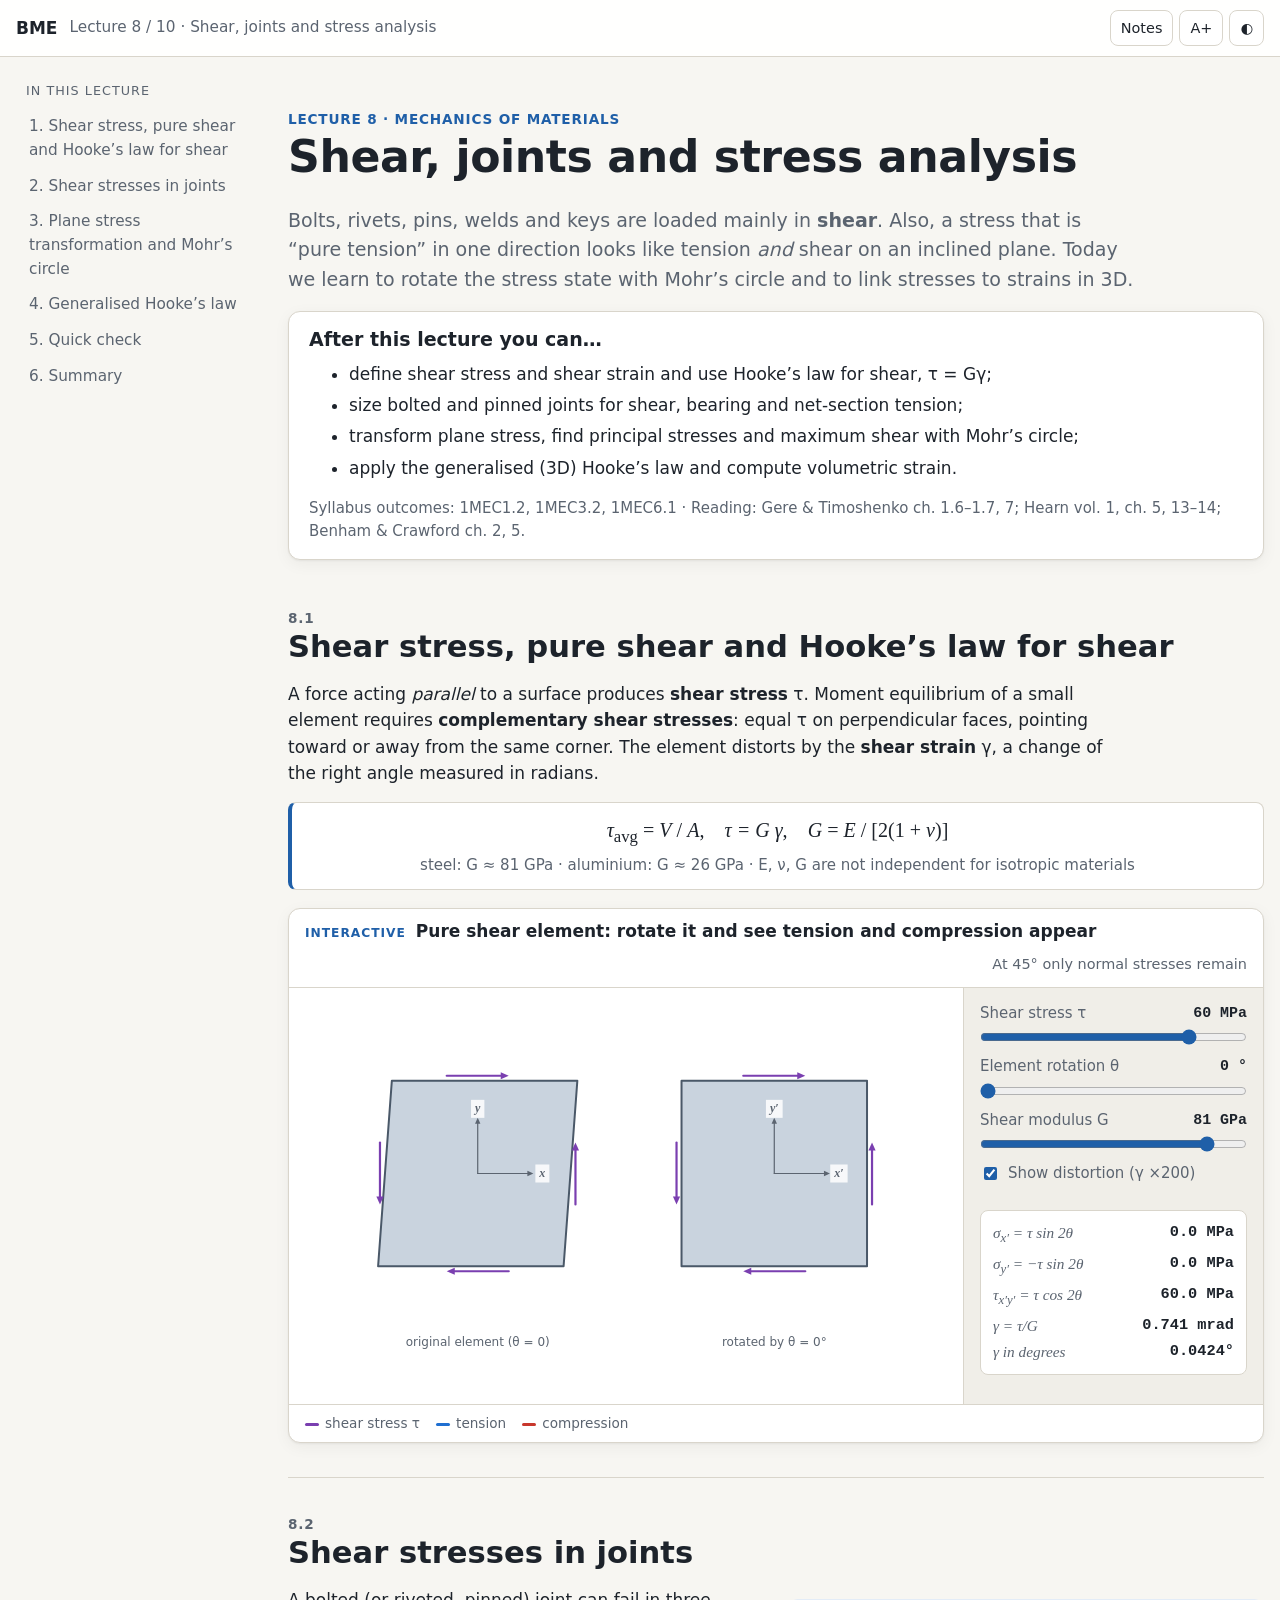
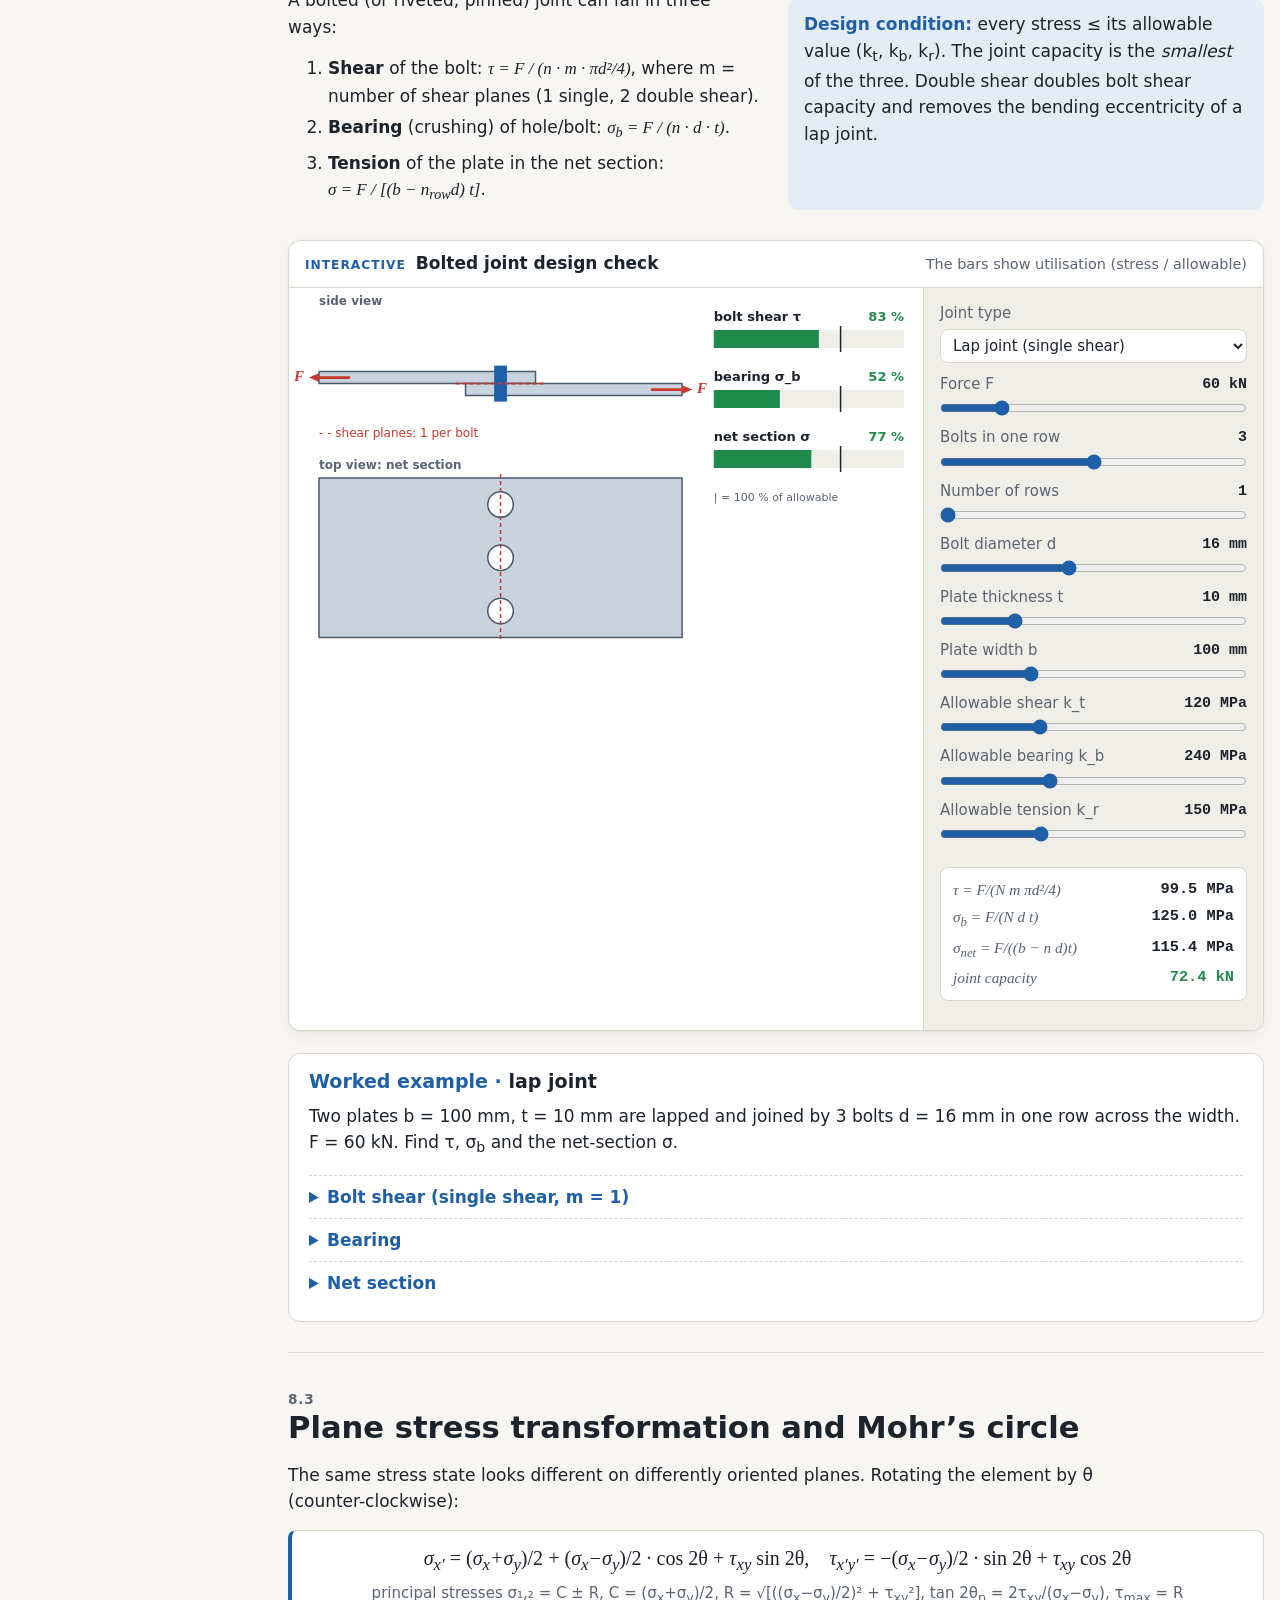
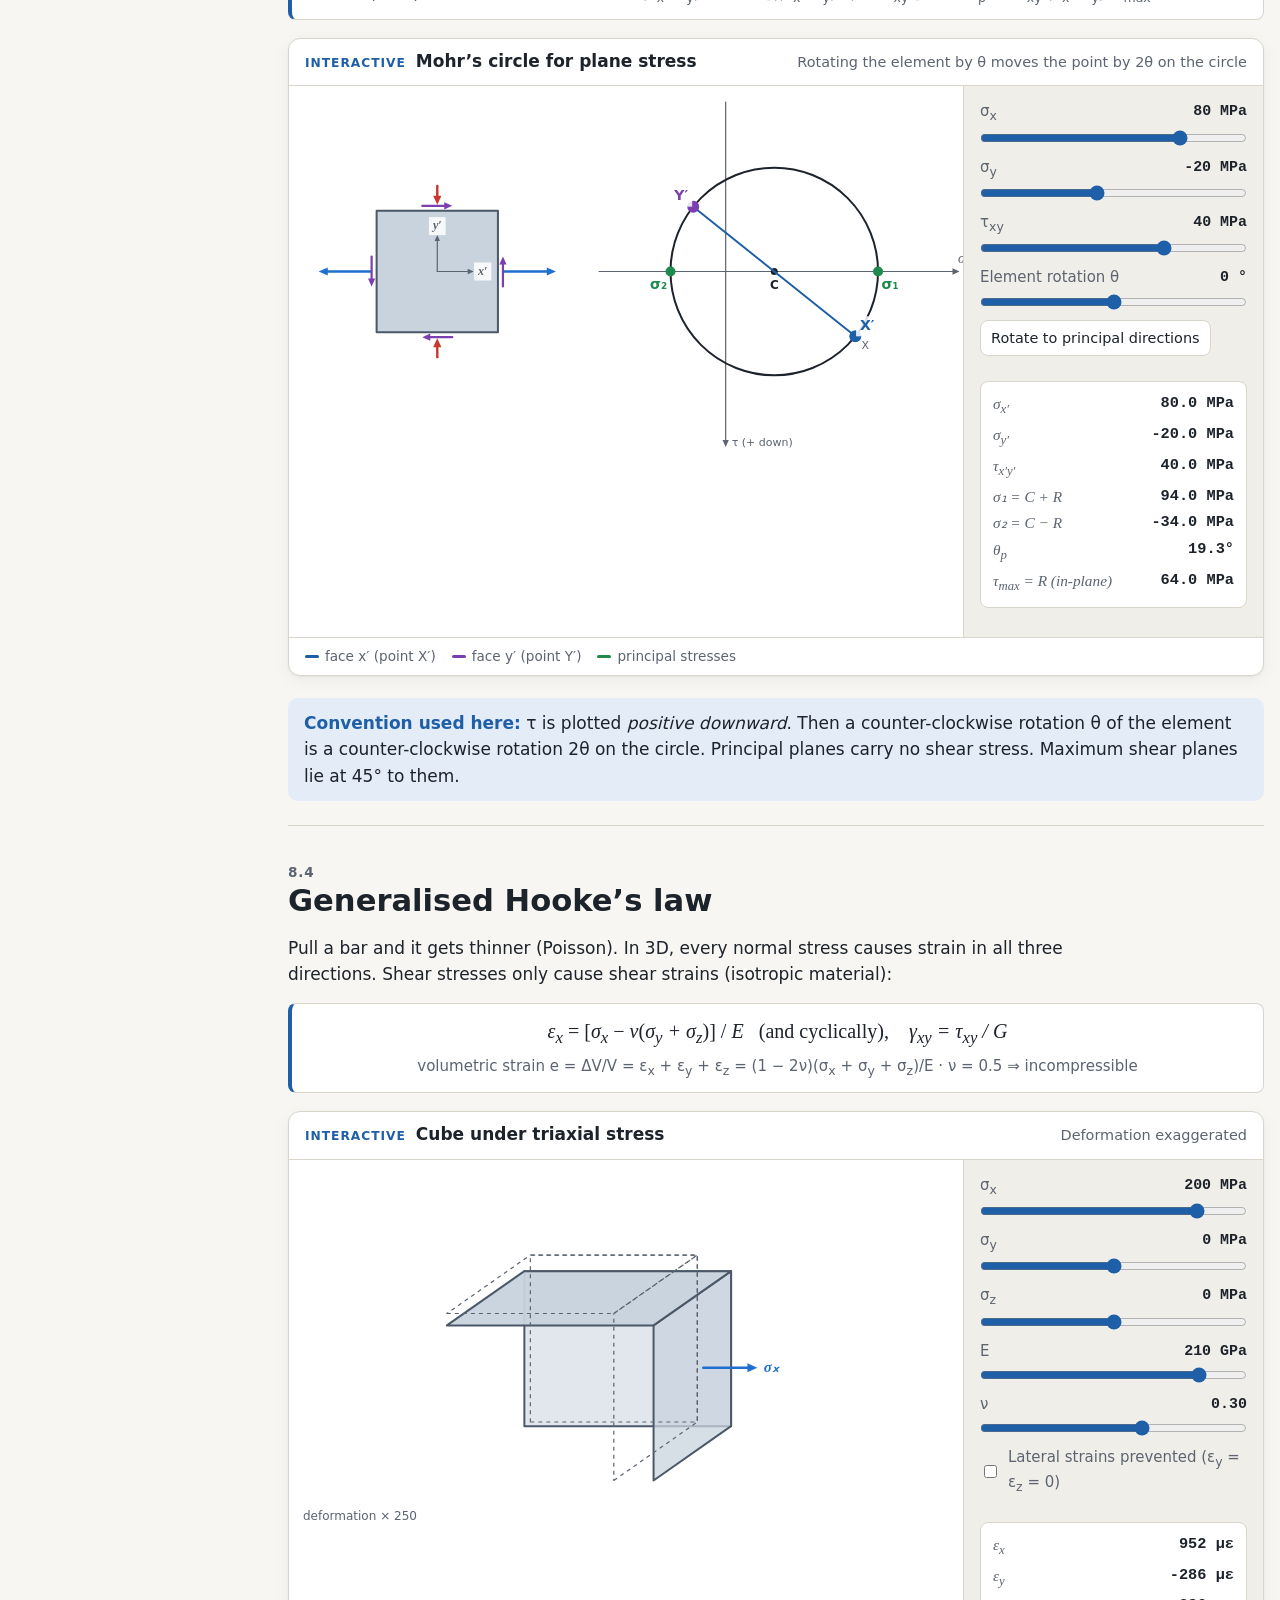
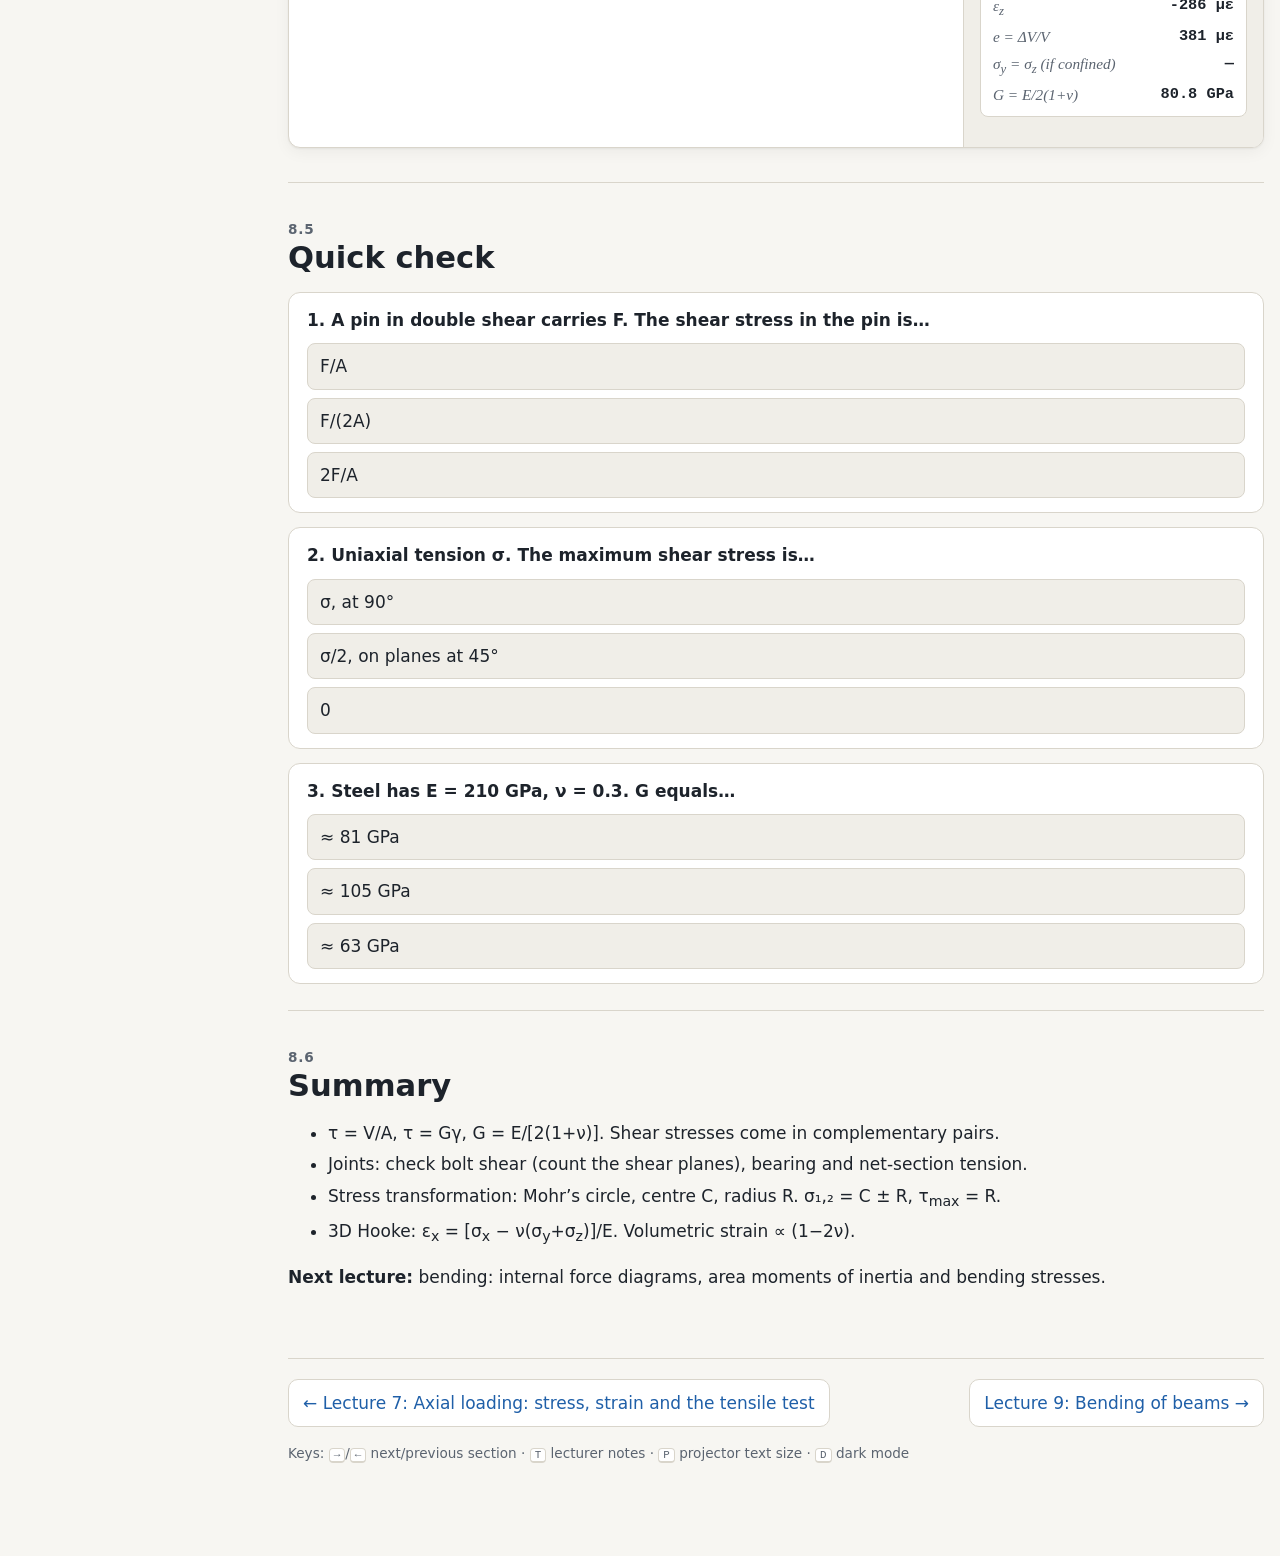
<file: basic_mechanical_engineering/lecture08.html>
<!doctype html>
<html lang="en">
<head>
<meta charset="utf-8">
<meta name="viewport" content="width=device-width, initial-scale=1">
<title>Shear and Stress Analysis</title>
<link rel="stylesheet" href="assets/lecture.css">
</head>
<body data-lecture="8">
<div class="layout">
<nav class="toc" aria-label="Sections"></nav>
<main>

<header class="hero">
  <div class="kicker">Lecture 8 · Mechanics of materials</div>
  <h1>Shear, joints and stress analysis</h1>
  <p class="lead">Bolts, rivets, pins, welds and keys are loaded mainly in <b>shear</b>. Also, a stress that is “pure tension” in one direction looks like tension <em>and</em> shear on an inclined plane. Today we learn to rotate the stress state with Mohr’s circle and to link stresses to strains in 3D.</p>
  <div class="goals">
    <h3>After this lecture you can…</h3>
    <ul>
      <li>define shear stress and shear strain and use Hooke’s law for shear, τ = Gγ;</li>
      <li>size bolted and pinned joints for shear, bearing and net-section tension;</li>
      <li>transform plane stress, find principal stresses and maximum shear with Mohr’s circle;</li>
      <li>apply the generalised (3D) Hooke’s law and compute volumetric strain.</li>
    </ul>
    <p style="margin:0;color:var(--muted);font-size:.88rem">Syllabus outcomes: 1MEC1.2, 1MEC3.2, 1MEC6.1 · Reading: Gere &amp; Timoshenko ch. 1.6–1.7, 7; Hearn vol. 1, ch. 5, 13–14; Benham &amp; Crawford ch. 2, 5.</p>
  </div>
  <aside class="notes">90 min plan: pure shear 15 · joints 25 (incl. example) · Mohr’s circle 30 · 3D Hooke 15 · quiz 5. Mohr’s circle needs time. Let students guess principal directions before revealing them.</aside>
</header>

<section class="slide" id="shear">
  <h2>Shear stress, pure shear and Hooke’s law for shear</h2>
  <div class="prose"><p>A force acting <em>parallel</em> to a surface produces <b>shear stress</b> τ. Moment equilibrium of a small element requires <b>complementary shear stresses</b>: equal τ on perpendicular faces, pointing toward or away from the same corner. The element distorts by the <b>shear strain</b> γ, a change of the right angle measured in radians.</p></div>
  <div class="eq"><span class="m">τ</span><sub>avg</sub> = <span class="m">V</span> / <span class="m">A</span>, &nbsp;&nbsp; <span class="m">τ = G γ</span>, &nbsp;&nbsp; <span class="m">G</span> = <span class="m">E</span> / [2(1 + <span class="m">ν</span>)]
    <span class="lbl">steel: G ≈ 81 GPa · aluminium: G ≈ 26 GPa · E, ν, G are not independent for isotropic materials</span></div>
  <div class="demo">
    <div class="demo-head"><span class="tag">Interactive</span><h3>Pure shear element: rotate it and see tension and compression appear</h3><span class="hint">At 45° only normal stresses remain</span></div>
    <div class="demo-body">
      <canvas id="d1" data-aspect="0.55" aria-label="Pure shear element"></canvas>
      <div class="ctrl" id="d1c"></div>
    </div>
    <div class="legend"><span style="--c:var(--moment)">shear stress τ</span><span style="--c:var(--tension)">tension</span><span style="--c:var(--compression)">compression</span></div>
  </div>
  <aside class="notes">This explains why a brittle chalk stick in torsion breaks along a 45° helix (tension), while a ductile steel bar breaks on a cross-section (shear). Show it with chalk! It also links to Lecture 10 and Lab Test 11.</aside>
</section>

<section class="slide" id="joints">
  <h2>Shear stresses in joints</h2>
  <div class="two">
    <div class="prose">
      <p>A bolted (or riveted, pinned) joint can fail in three ways:</p>
      <ol>
        <li><b>Shear</b> of the bolt: <span class="m">τ = F / (n · m · πd²/4)</span>, where m = number of shear planes (1 single, 2 double shear).</li>
        <li><b>Bearing</b> (crushing) of hole/bolt: <span class="m">σ<sub>b</sub> = F / (n · d · t)</span>.</li>
        <li><b>Tension</b> of the plate in the net section: <span class="m">σ = F / [(b − n<sub>row</sub>d) t]</span>.</li>
      </ol>
    </div>
    <div class="key"><strong>Design condition:</strong> every stress ≤ its allowable value (k<sub>t</sub>, k<sub>b</sub>, k<sub>r</sub>). The joint capacity is the <em>smallest</em> of the three. Double shear doubles bolt shear capacity and removes the bending eccentricity of a lap joint.</div>
  </div>
  <div class="demo">
    <div class="demo-head"><span class="tag">Interactive</span><h3>Bolted joint design check</h3><span class="hint">The bars show utilisation (stress / allowable)</span></div>
    <div class="demo-body wide-ctrl">
      <canvas id="d2" data-aspect="0.6" aria-label="Bolted joint"></canvas>
      <div class="ctrl" id="d2c"></div>
    </div>
  </div>
  <div class="example">
    <h3>lap joint</h3>
    <p>Two plates b = 100 mm, t = 10 mm are lapped and joined by 3 bolts d = 16 mm in one row across the width. F = 60 kN. Find τ, σ<sub>b</sub> and the net-section σ.</p>
    <details class="step"><summary>Bolt shear (single shear, m = 1)</summary>A = π·16²/4 = 201 mm²; τ = 60 000/(3·201) = <b>99.5 MPa</b></details>
    <details class="step"><summary>Bearing</summary>σ<sub>b</sub> = 60 000/(3·16·10) = <b>125 MPa</b></details>
    <details class="step"><summary>Net section</summary>σ = 60 000/[(100 − 3·16)·10] = <b>115 MPa</b>. Holes weaken the plate. Check it in the demo.</details>
  </div>
</section>

<section class="slide" id="mohr">
  <h2>Plane stress transformation and Mohr’s circle</h2>
  <div class="prose"><p>The same stress state looks different on differently oriented planes. Rotating the element by θ (counter-clockwise):</p></div>
  <div class="eq"><span class="m">σ<sub>x′</sub></span> = (<span class="m">σ<sub>x</sub>+σ<sub>y</sub></span>)/2 + (<span class="m">σ<sub>x</sub>−σ<sub>y</sub></span>)/2 · cos 2θ + <span class="m">τ<sub>xy</sub></span> sin 2θ, &nbsp;&nbsp; <span class="m">τ<sub>x′y′</sub></span> = −(<span class="m">σ<sub>x</sub>−σ<sub>y</sub></span>)/2 · sin 2θ + <span class="m">τ<sub>xy</sub></span> cos 2θ
    <span class="lbl">principal stresses σ₁,₂ = C ± R, C = (σ<sub>x</sub>+σ<sub>y</sub>)/2, R = √[((σ<sub>x</sub>−σ<sub>y</sub>)/2)² + τ<sub>xy</sub>²], tan 2θ<sub>p</sub> = 2τ<sub>xy</sub>/(σ<sub>x</sub>−σ<sub>y</sub>), τ<sub>max</sub> = R</span></div>
  <div class="demo">
    <div class="demo-head"><span class="tag">Interactive</span><h3>Mohr’s circle for plane stress</h3><span class="hint">Rotating the element by θ moves the point by 2θ on the circle</span></div>
    <div class="demo-body">
      <canvas id="d3" data-aspect="0.55" aria-label="Mohr's circle"></canvas>
      <div class="ctrl" id="d3c"></div>
    </div>
    <div class="legend"><span style="--c:var(--accent)">face x′ (point X′)</span><span style="--c:var(--moment)">face y′ (point Y′)</span><span style="--c:var(--good)">principal stresses</span></div>
  </div>
  <div class="key"><strong>Convention used here:</strong> τ is plotted <em>positive downward</em>. Then a counter-clockwise rotation θ of the element is a counter-clockwise rotation 2θ on the circle. Principal planes carry no shear stress. Maximum shear planes lie at 45° to them.</div>
</section>

<section class="slide" id="hooke3d">
  <h2>Generalised Hooke’s law</h2>
  <div class="prose"><p>Pull a bar and it gets thinner (Poisson). In 3D, every normal stress causes strain in all three directions. Shear stresses only cause shear strains (isotropic material):</p></div>
  <div class="eq"><span class="m">ε<sub>x</sub></span> = [<span class="m">σ<sub>x</sub></span> − <span class="m">ν</span>(<span class="m">σ<sub>y</sub> + σ<sub>z</sub></span>)] / <span class="m">E</span> &nbsp; (and cyclically), &nbsp;&nbsp; <span class="m">γ<sub>xy</sub> = τ<sub>xy</sub> / G</span>
    <span class="lbl">volumetric strain e = ΔV/V = ε<sub>x</sub> + ε<sub>y</sub> + ε<sub>z</sub> = (1 − 2ν)(σ<sub>x</sub> + σ<sub>y</sub> + σ<sub>z</sub>)/E · ν = 0.5 ⇒ incompressible</span></div>
  <div class="demo">
    <div class="demo-head"><span class="tag">Interactive</span><h3>Cube under triaxial stress</h3><span class="hint">Deformation exaggerated</span></div>
    <div class="demo-body">
      <canvas id="d4" data-aspect="0.55" aria-label="3D Hooke law cube"></canvas>
      <div class="ctrl" id="d4c"></div>
    </div>
  </div>
  <aside class="notes">Tick “lateral strains prevented”. This is the confined compression case (a rubber seal in a groove, soil). Raise ν toward 0.5 and the stress needed explodes. That is why rubber mounts must be allowed to bulge.</aside>
</section>

<section class="slide" id="check">
  <h2>Quick check</h2>
  <div class="quiz">
    <p class="q">1. A pin in double shear carries F. The shear stress in the pin is…</p>
    <div class="opts">
      <button class="opt">F/A</button>
      <button class="opt" data-ok>F/(2A)</button>
      <button class="opt">2F/A</button>
    </div>
    <p class="why">Two shear planes share the load, each carrying F/2.</p>
  </div>
  <div class="quiz">
    <p class="q">2. Uniaxial tension σ. The maximum shear stress is…</p>
    <div class="opts">
      <button class="opt">σ, at 90°</button>
      <button class="opt" data-ok>σ/2, on planes at 45°</button>
      <button class="opt">0</button>
    </div>
    <p class="why">The Mohr’s circle passes through (σ, 0) and (0, 0). Its radius is σ/2. This is why ductile metals yield along 45° slip bands.</p>
  </div>
  <div class="quiz">
    <p class="q">3. Steel has E = 210 GPa, ν = 0.3. G equals…</p>
    <div class="opts">
      <button class="opt" data-ok>≈ 81 GPa</button>
      <button class="opt">≈ 105 GPa</button>
      <button class="opt">≈ 63 GPa</button>
    </div>
    <p class="why">G = E/[2(1+ν)] = 210/2.6 ≈ 80.8 GPa. Lab Test 11 measures G in torsion.</p>
  </div>
</section>

<section class="slide" id="summary">
  <h2>Summary</h2>
  <ul class="prose">
    <li>τ = V/A, τ = Gγ, G = E/[2(1+ν)]. Shear stresses come in complementary pairs.</li>
    <li>Joints: check bolt shear (count the shear planes), bearing and net-section tension.</li>
    <li>Stress transformation: Mohr’s circle, centre C, radius R. σ₁,₂ = C ± R, τ<sub>max</sub> = R.</li>
    <li>3D Hooke: ε<sub>x</sub> = [σ<sub>x</sub> − ν(σ<sub>y</sub>+σ<sub>z</sub>)]/E. Volumetric strain ∝ (1−2ν).</li>
  </ul>
  <p class="prose"><b>Next lecture:</b> bending: internal force diagrams, area moments of inertia and bending stresses.</p>
</section>

</main>
</div>

<script src="assets/lecture.js"></script>
<script>
/* helper: draw a stressed square element rotated by th (math ccw), with sx on x' faces, sy on y' faces, txy shear */
function drawElement(ctx, cx, cy, size, th, sx, sy, txy, scale, opts) {
  opts = opts || {};
  const tc = BME.c('--tension'), cc = BME.c('--compression'), mc = BME.c('--moment');
  const c = Math.cos(th), s = Math.sin(th);
  const P = (u, v) => [cx + u * c - v * s, cy - (u * s + v * c)]; // local -> screen
  const h = size / 2;
  ctx.save();
  ctx.fillStyle = BME.c('--body'); ctx.strokeStyle = BME.c('--body-edge'); ctx.lineWidth = 2;
  const corners = opts.gamma ? [[-h - opts.gamma * h, -h], [h - opts.gamma * h, -h], [h + opts.gamma * h, h], [-h + opts.gamma * h, h]] : [[-h, -h], [h, -h], [h, h], [-h, h]];
  ctx.beginPath(); corners.forEach((q, i) => { const p = P(q[0], q[1]); if (i) ctx.lineTo(p[0], p[1]); else ctx.moveTo(p[0], p[1]); }); ctx.closePath(); ctx.fill(); ctx.stroke();
  ctx.restore();
  const norm = (u, v, sig) => { // face centre at (u,v), outward normal (u,v)/h
    if (Math.abs(sig) < 1e-6) return;
    const L = 8 + Math.abs(sig) * scale, nx = u / h, ny = v / h;
    const a = P(u + nx * 6, v + ny * 6), b = P(u + nx * (6 + L), v + ny * (6 + L));
    if (sig > 0) BME.arrow(ctx, a[0], a[1], b[0], b[1], tc, { width: 2.4 });
    else BME.arrow(ctx, b[0], b[1], a[0], a[1], cc, { width: 2.4 });
  };
  norm(h, 0, sx); norm(-h, 0, sx); norm(0, h, sy); norm(0, -h, sy);
  if (Math.abs(txy) > 1e-6) {
    const L = 8 + Math.abs(txy) * scale, sg = Math.sign(txy);
    const sh = (u, v, du, dv) => { const a = P(u - du * L / 2, v - dv * L / 2), b = P(u + du * L / 2, v + dv * L / 2); BME.arrow(ctx, a[0], a[1], b[0], b[1], mc, { width: 2.2, head: 8 }); };
    sh(h + 5, 0, 0, sg); sh(-h - 5, 0, 0, -sg); sh(0, h + 5, sg, 0); sh(0, -h - 5, -sg, 0);
  }
  if (opts.axes) {
    const a = P(0, 0), bx = P(h * 0.6, 0), by = P(0, h * 0.6);
    BME.arrow(ctx, a[0], a[1], bx[0], bx[1], BME.c('--muted'), { width: 1.2, head: 6, label: opts.axes[0], size: 12, off: 9 });
    BME.arrow(ctx, a[0], a[1], by[0], by[1], BME.c('--muted'), { width: 1.2, head: 6, label: opts.axes[1], size: 12, off: 9 });
  }
}

/* ---------- Demo 1: pure shear ---------- */
(function () {
  const v = BME.controls('d1c', [
    { id: 'tau', label: 'Shear stress τ', min: -100, max: 100, step: 5, value: 60, unit: 'MPa' },
    { id: 'th', label: 'Element rotation θ', min: 0, max: 90, step: 1, value: 0, unit: '°' },
    { id: 'G', label: 'Shear modulus G', min: 20, max: 90, step: 1, value: 81, unit: 'GPa' },
    { type: 'check', id: 'def', label: 'Show distortion (γ ×200)', value: true },
    { html: '<dl class="readout" id="d1r"></dl>' }
  ], () => o.redraw());
  const o = BME.canvas('d1', (ctx, w, h) => {
    const th = v.th * BME.deg, t = v.tau;
    const sx = t * Math.sin(2 * th), sy = -t * Math.sin(2 * th), txy = t * Math.cos(2 * th);
    const gamma = t / (v.G * 1000);
    const size = Math.min(w * 0.3, h * 0.5);
    drawElement(ctx, w * 0.28, h / 2, size, 0, 0, 0, t, 0.9, { gamma: v.def ? gamma * 200 / 2 : 0, axes: ['x', 'y'] });
    BME.text(ctx, 'original element (θ = 0)', w * 0.28, h - 16, { size: 12, color: BME.c('--muted') });
    drawElement(ctx, w * 0.72, h / 2, size, th, sx, sy, txy, 0.9, { axes: ["x′", "y′"] });
    BME.text(ctx, 'rotated by θ = ' + v.th + '°', w * 0.72, h - 16, { size: 12, color: BME.c('--muted') });
    BME.readout('d1r', [
      ['σ<sub>x′</sub> = τ sin 2θ', BME.fmt(sx, 1) + ' MPa'],
      ['σ<sub>y′</sub> = −τ sin 2θ', BME.fmt(sy, 1) + ' MPa'],
      ['τ<sub>x′y′</sub> = τ cos 2θ', BME.fmt(txy, 1) + ' MPa'],
      ['γ = τ/G', BME.fmt(gamma * 1000, 3) + ' mrad'],
      ['γ in degrees', BME.fmt(gamma / BME.deg, 4) + '°']
    ]);
  });
})();

/* ---------- Demo 2: bolted joint ---------- */
(function () {
  const v = BME.controls('d2c', [
    { type: 'select', id: 'type', label: 'Joint type', options: [['lap', 'Lap joint (single shear)'], ['butt', 'Butt joint with two cover plates (double shear)']], value: 'lap' },
    { id: 'F', label: 'Force F', min: 5, max: 300, step: 5, value: 60, unit: 'kN' },
    { id: 'n', label: 'Bolts in one row', min: 1, max: 5, step: 1, value: 3 },
    { id: 'rows', label: 'Number of rows', min: 1, max: 3, step: 1, value: 1 },
    { id: 'd', label: 'Bolt diameter d', min: 6, max: 30, step: 1, value: 16, unit: 'mm' },
    { id: 't', label: 'Plate thickness t', min: 4, max: 30, step: 1, value: 10, unit: 'mm' },
    { id: 'b', label: 'Plate width b', min: 40, max: 250, step: 5, value: 100, unit: 'mm' },
    { id: 'kt', label: 'Allowable shear k_t', min: 60, max: 250, step: 5, value: 120, unit: 'MPa' },
    { id: 'kb', label: 'Allowable bearing k_b', min: 100, max: 500, step: 10, value: 240, unit: 'MPa' },
    { id: 'kr', label: 'Allowable tension k_r', min: 80, max: 300, step: 5, value: 150, unit: 'MPa' },
    { html: '<dl class="readout" id="d2r"></dl>' }
  ], () => o.redraw());
  const o = BME.canvas('d2', (ctx, w, h) => {
    const m = v.type === 'lap' ? 1 : 2, N = v.n * v.rows, F = v.F * 1000;
    const Ab = Math.PI * v.d * v.d / 4;
    const tau = F / (N * m * Ab), sb = F / (N * v.d * v.t), st = F / ((v.b - v.n * v.d) * v.t);
    const util = [['bolt shear τ', tau / v.kt], ['bearing σ_b', sb / v.kb], ['net section σ', st / v.kr]];
    // side view
    const sx0 = 30, sx1 = w * 0.62, sy = h * 0.22, tpx = Math.max(6, v.t * 1.2);
    const pl = (x0, x1, y) => { ctx.fillStyle = BME.c('--body'); ctx.strokeStyle = BME.c('--body-edge'); ctx.lineWidth = 1.5; ctx.fillRect(x0, y, x1 - x0, tpx); ctx.strokeRect(x0, y, x1 - x0, tpx); };
    const mid = (sx0 + sx1) / 2, ov = 40 + v.rows * 30;
    BME.text(ctx, 'side view', sx0, 14, { align: 'left', size: 12, color: BME.c('--muted'), weight: 600 });
    const boltX = [];
    for (let r = 0; r < v.rows; r++) boltX.push(mid - ov / 2 + (r + 0.5) * ov / v.rows);
    if (m === 1) {
      pl(sx0, mid + ov / 2, sy); pl(mid - ov / 2, sx1, sy + tpx);
      boltX.forEach((x) => { ctx.fillStyle = BME.c('--accent'); ctx.fillRect(x - v.d * 0.4, sy - 6, v.d * 0.8, 2 * tpx + 12); });
      BME.line(ctx, mid - ov / 2 - 10, sy + tpx, mid + ov / 2 + 10, sy + tpx, BME.c('--bad'), 2, [4, 3]);
      BME.arrow(ctx, sx0 + 30, sy + tpx / 2, sx0 - 10, sy + tpx / 2, BME.c('--force'), { label: 'F', off: 10 });
      BME.arrow(ctx, sx1 - 30, sy + 1.5 * tpx, sx1 + 10, sy + 1.5 * tpx, BME.c('--force'), { label: 'F', off: 10 });
    } else {
      pl(sx0, mid - 4, sy + tpx); pl(mid + 4, sx1, sy + tpx);
      pl(mid - ov, mid + ov, sy); pl(mid - ov, mid + ov, sy + 2 * tpx);
      const bx = [];
      for (let r = 0; r < v.rows; r++) { bx.push(mid - ov + (r + 0.5) * (ov - 6) / v.rows); bx.push(mid + 6 + (r + 0.5) * (ov - 6) / v.rows); }
      bx.forEach((x) => { ctx.fillStyle = BME.c('--accent'); ctx.fillRect(x - v.d * 0.4, sy - 6, v.d * 0.8, 3 * tpx + 12); });
      [sy + tpx, sy + 2 * tpx].forEach((y) => BME.line(ctx, mid - ov - 10, y, mid + ov + 10, y, BME.c('--bad'), 2, [4, 3]));
      BME.arrow(ctx, sx0 + 30, sy + 1.5 * tpx, sx0 - 10, sy + 1.5 * tpx, BME.c('--force'), { label: 'F', off: 10 });
      BME.arrow(ctx, sx1 - 30, sy + 1.5 * tpx, sx1 + 10, sy + 1.5 * tpx, BME.c('--force'), { label: 'F', off: 10 });
    }
    BME.text(ctx, '- - shear planes: ' + m + ' per bolt', sx0, sy + 3 * tpx + 26, { align: 'left', size: 12, color: BME.c('--bad') });
    // top view of plate with holes (one row across width)
    const ty0 = h * 0.5, sc = Math.min((h * 0.42) / v.b, 1.6);
    const bw = v.b * sc;
    BME.text(ctx, 'top view: net section', sx0, ty0 - 12, { align: 'left', size: 12, color: BME.c('--muted'), weight: 600 });
    ctx.fillStyle = BME.c('--body'); ctx.strokeStyle = BME.c('--body-edge'); ctx.fillRect(sx0, ty0, sx1 - sx0, bw); ctx.strokeRect(sx0, ty0, sx1 - sx0, bw);
    for (let r = 0; r < v.rows; r++) for (let i = 0; i < v.n; i++) {
      const x = boltX[r], y = ty0 + bw * (i + 0.5) / v.n;
      ctx.beginPath(); ctx.arc(x, y, v.d * sc / 2, 0, 2 * Math.PI); ctx.fillStyle = BME.c('--surface'); ctx.fill(); ctx.stroke();
    }
    BME.line(ctx, boltX[0], ty0 - 4, boltX[0], ty0 + bw + 4, BME.c('--bad'), 1.5, [4, 3]);
    // utilisation bars
    const bx0 = w * 0.67, bw2 = w * 0.3;
    util.forEach((u, i) => {
      const y = 30 + i * 60;
      BME.text(ctx, u[0], bx0, y, { align: 'left', size: 13, weight: 600 });
      ctx.fillStyle = BME.c('--surface-2'); ctx.fillRect(bx0, y + 12, bw2, 18);
      ctx.fillStyle = u[1] <= 1 ? BME.c('--good') : BME.c('--bad'); ctx.fillRect(bx0, y + 12, bw2 * Math.min(u[1], 1.5) / 1.5, 18);
      BME.line(ctx, bx0 + bw2 / 1.5, y + 8, bx0 + bw2 / 1.5, y + 34, BME.c('--ink'), 1.5);
      BME.text(ctx, BME.fmt(u[1] * 100, 0) + ' %', bx0 + bw2, y, { align: 'right', size: 13, weight: 700, color: u[1] <= 1 ? BME.c('--good') : BME.c('--bad') });
    });
    BME.text(ctx, '| = 100 % of allowable', bx0, 30 + 3 * 60, { align: 'left', size: 11, color: BME.c('--muted') });
    const Fcap = Math.min(N * m * Ab * v.kt, N * v.d * v.t * v.kb, (v.b - v.n * v.d) * v.t * v.kr) / 1000;
    BME.readout('d2r', [
      ['τ = F/(N m πd²/4)', BME.fmt(tau, 1) + ' MPa'],
      ['σ<sub>b</sub> = F/(N d t)', BME.fmt(sb, 1) + ' MPa'],
      ['σ<sub>net</sub> = F/((b − n d)t)', v.b > v.n * v.d ? BME.fmt(st, 1) + ' MPa' : 'holes too big!'],
      ['joint capacity', BME.fmt(Fcap, 1) + ' kN', Fcap >= v.F ? 'ok' : 'no']
    ]);
  });
})();

/* ---------- Demo 3: Mohr's circle ---------- */
(function () {
  const v = BME.controls('d3c', [
    { id: 'sx', label: 'σ<sub>x</sub>', min: -150, max: 150, step: 5, value: 80, unit: 'MPa' },
    { id: 'sy', label: 'σ<sub>y</sub>', min: -150, max: 150, step: 5, value: -20, unit: 'MPa' },
    { id: 'txy', label: 'τ<sub>xy</sub>', min: -100, max: 100, step: 5, value: 40, unit: 'MPa' },
    { id: 'th', label: 'Element rotation θ', min: -90, max: 90, step: 1, value: 0, unit: '°' },
    { type: 'button', id: 'pr', label: 'Rotate to principal directions', onclick: () => { const p = 0.5 * Math.atan2(2 * v.txy, v.sx - v.sy) / BME.deg; v.set('th', Math.round(p)); } },
    { html: '<dl class="readout" id="d3r"></dl>' }
  ], () => o.redraw());
  const o = BME.canvas('d3', (ctx, w, h) => {
    const { sx, sy, txy } = v, th = v.th * BME.deg;
    const C = (sx + sy) / 2, a = (sx - sy) / 2, R = Math.hypot(a, txy);
    const s1 = sx * 0, sxp = C + a * Math.cos(2 * th) + txy * Math.sin(2 * th);
    const syp = C - a * Math.cos(2 * th) - txy * Math.sin(2 * th);
    const tp = -a * Math.sin(2 * th) + txy * Math.cos(2 * th);
    // element on the left
    drawElement(ctx, w * 0.22, h / 2, Math.min(w * 0.18, h * 0.38), th, sxp, syp, tp, 0.55, { axes: ["x′", "y′"] });
    // Mohr circle on the right
    const W = w * 0.52, ox = w * 0.46, cy = h / 2;
    const span = Math.max(Math.abs(C) + R, 20) * 1.15;
    const sc = Math.min(W / (2 * span), (h - 40) / (2 * Math.max(R, 10) * 1.2));
    const cx0 = ox + W / 2 - C * sc;
    const X = (s) => cx0 + s * sc, Y = (t) => cy + t * sc;
    const muted = BME.c('--muted');
    BME.arrow(ctx, ox, cy, ox + W + 10, cy, muted, { width: 1.2, head: 7 });
    BME.text(ctx, 'σ', ox + W + 12, cy - 12, { italic: true, color: muted });
    if (X(0) > ox && X(0) < ox + W) { BME.arrow(ctx, X(0), 16, X(0), h - 10, muted, { width: 1.2, head: 7 }); BME.text(ctx, 'τ (+ down)', X(0) + 6, h - 14, { align: 'left', size: 11, color: muted }); }
    ctx.save(); ctx.strokeStyle = BME.c('--ink'); ctx.lineWidth = 2; ctx.beginPath(); ctx.arc(X(C), cy, R * sc, 0, 2 * Math.PI); ctx.stroke(); ctx.restore();
    BME.dot(ctx, X(C), cy, 3.5, BME.c('--ink'));
    BME.text(ctx, 'C', X(C), cy + 14, { size: 12, weight: 700 });
    // original X and Y
    BME.line(ctx, X(sx), Y(txy), X(sy), Y(-txy), muted, 1, [3, 3]);
    BME.dot(ctx, X(sx), Y(txy), 4, muted); BME.text(ctx, 'X', X(sx) + 10, Y(txy) + 10, { size: 11, color: muted });
    // rotated
    BME.line(ctx, X(sxp), Y(tp), X(syp), Y(-tp), BME.c('--accent'), 2);
    BME.dot(ctx, X(sxp), Y(tp), 6, BME.c('--accent'));
    BME.dot(ctx, X(syp), Y(-tp), 6, BME.c('--moment'));
    BME.text(ctx, "X′", X(sxp) + 12, Y(tp) - 10, { weight: 700, color: BME.c('--accent'), bg: true });
    BME.text(ctx, "Y′", X(syp) - 12, Y(-tp) - 10, { weight: 700, color: BME.c('--moment'), bg: true });
    BME.dot(ctx, X(C + R), cy, 5, BME.c('--good')); BME.dot(ctx, X(C - R), cy, 5, BME.c('--good'));
    BME.text(ctx, 'σ₁', X(C + R) + 12, cy + 14, { color: BME.c('--good'), weight: 700 });
    BME.text(ctx, 'σ₂', X(C - R) - 12, cy + 14, { color: BME.c('--good'), weight: 700 });
    const thp = 0.5 * Math.atan2(2 * txy, sx - sy) / BME.deg;
    BME.readout('d3r', [
      ['σ<sub>x′</sub>', BME.fmt(sxp, 1) + ' MPa'],
      ['σ<sub>y′</sub>', BME.fmt(syp, 1) + ' MPa'],
      ['τ<sub>x′y′</sub>', BME.fmt(tp, 1) + ' MPa'],
      ['σ₁ = C + R', BME.fmt(C + R, 1) + ' MPa'],
      ['σ₂ = C − R', BME.fmt(C - R, 1) + ' MPa'],
      ['θ<sub>p</sub>', BME.fmt(thp, 1) + '°'],
      ['τ<sub>max</sub> = R (in-plane)', BME.fmt(R, 1) + ' MPa']
    ]);
  });
})();

/* ---------- Demo 4: 3D Hooke ---------- */
(function () {
  const v = BME.controls('d4c', [
    { id: 'sx', label: 'σ<sub>x</sub>', min: -300, max: 300, step: 10, value: 200, unit: 'MPa' },
    { id: 'sy', label: 'σ<sub>y</sub>', min: -300, max: 300, step: 10, value: 0, unit: 'MPa' },
    { id: 'sz', label: 'σ<sub>z</sub>', min: -300, max: 300, step: 10, value: 0, unit: 'MPa' },
    { id: 'E', label: 'E', min: 1, max: 250, step: 1, value: 210, unit: 'GPa' },
    { id: 'nu', label: 'ν', min: 0, max: 0.49, step: 0.01, value: 0.3 },
    { type: 'check', id: 'conf', label: 'Lateral strains prevented (ε<sub>y</sub> = ε<sub>z</sub> = 0)', value: false },
    { html: '<dl class="readout" id="d4r"></dl>' }
  ], () => o.redraw());
  const o = BME.canvas('d4', (ctx, w, h) => {
    const E = v.E * 1000, nu = v.nu;
    let sx = v.sx, sy = v.sy, sz = v.sz;
    if (v.conf) { sy = sz = nu / (1 - nu) * sx; }
    const ex = (sx - nu * (sy + sz)) / E, ey = (sy - nu * (sx + sz)) / E, ez = (sz - nu * (sx + sy)) / E;
    const ev = ex + ey + ez;
    const ex_ = 0.25 / Math.max(Math.abs(ex), Math.abs(ey), Math.abs(ez), 1e-3) ; // exaggeration
    const k = Math.min(ex_, 300);
    const S = Math.min(w * 0.28, h * 0.45);
    const cx = w * 0.42, cy = h * 0.56;
    const proj = (x, y, z) => [cx + (x - 0.5) * S + (z - 0.5) * S * 0.5, cy - (y - 0.5) * S - (z - 0.5) * S * 0.35];
    const box = (dx, dy, dz, fill, dash) => {
      const V = (i, j, l) => proj(i * dx, j * dy, l * dz);
      const faces = [[[0, 0, 1], [1, 0, 1], [1, 1, 1], [0, 1, 1]], [[1, 0, 0], [1, 0, 1], [1, 1, 1], [1, 1, 0]], [[0, 1, 0], [1, 1, 0], [1, 1, 1], [0, 1, 1]]];
      ctx.save(); ctx.lineWidth = dash ? 1.2 : 2; ctx.strokeStyle = dash ? BME.c('--muted') : BME.c('--body-edge'); if (dash) ctx.setLineDash([4, 4]);
      const fills = [0.55, 0.75, 0.95];
      faces.forEach((f, fi) => {
        ctx.beginPath(); f.forEach((q, i) => { const p = V(q[0], q[1], q[2]); if (i) ctx.lineTo(p[0], p[1]); else ctx.moveTo(p[0], p[1]); }); ctx.closePath();
        if (fill) { ctx.globalAlpha = fills[fi]; ctx.fillStyle = BME.c('--body'); ctx.fill(); ctx.globalAlpha = 1; }
        ctx.stroke();
      });
      ctx.restore();
    };
    box(1 + ex * k, 1 + ey * k, 1 + ez * k, true, false);
    box(1, 1, 1, false, true);
    // stress arrows
    const tc = BME.c('--tension'), cc = BME.c('--compression');
    const arr = (s, p0, dir, lab) => {
      if (Math.abs(s) < 1e-6) return;
      const L = 14 + Math.abs(s) * 0.2;
      const a = [p0[0] + dir[0] * 8, p0[1] + dir[1] * 8], b = [a[0] + dir[0] * L, a[1] + dir[1] * L];
      if (s > 0) BME.arrow(ctx, a[0], a[1], b[0], b[1], tc, { label: lab, off: 14 }); else BME.arrow(ctx, b[0], b[1], a[0], a[1], cc, { label: lab, off: 0, dx: dir[0] * -30, dy: dir[1] * -30 });
    };
    arr(sx, proj(1 + ex * k, 0.5, 0.5), [1, 0], 'σx'.replace('x', 'ₓ'));
    arr(sy, proj(0.5, 1 + ey * k, 0.5), [0, -1], 'σᵧ');
    arr(sz, proj(0.5, 0.5, 1 + ez * k), [0.82, 0.57], 'σz'.replace('z', '𝑧'));
    BME.text(ctx, 'deformation × ' + BME.fmt(k, 0), 14, h - 14, { align: 'left', size: 12, color: BME.c('--muted') });
    BME.readout('d4r', [
      ['ε<sub>x</sub>', BME.fmt(ex * 1e6, 0) + ' µε'],
      ['ε<sub>y</sub>', BME.fmt(ey * 1e6, 0) + ' µε'],
      ['ε<sub>z</sub>', BME.fmt(ez * 1e6, 0) + ' µε'],
      ['e = ΔV/V', BME.fmt(ev * 1e6, 0) + ' µε'],
      ['σ<sub>y</sub> = σ<sub>z</sub> (if confined)', v.conf ? BME.fmt(sy, 1) + ' MPa' : '—'],
      ['G = E/2(1+ν)', BME.fmt(v.E / (2 * (1 + nu)), 1) + ' GPa']
    ]);
  });
})();
</script>
</body>
</html>
</file>
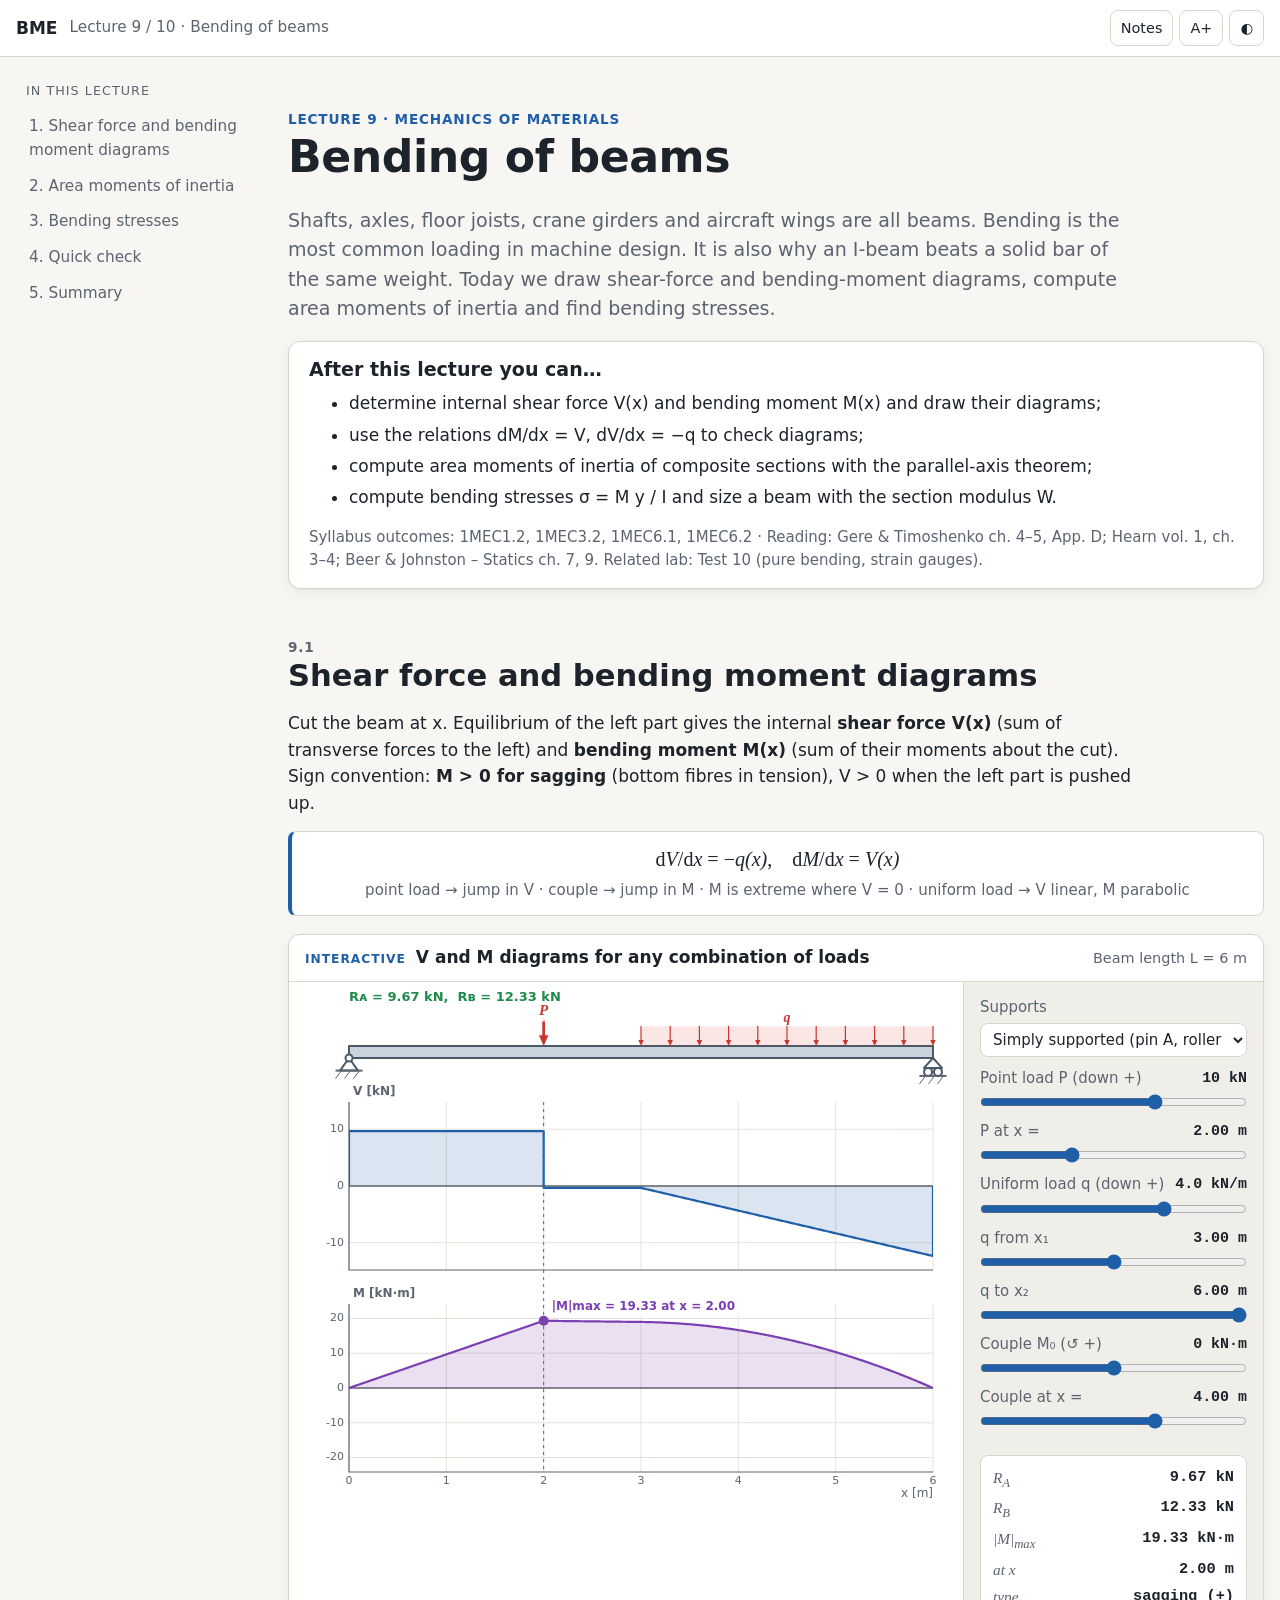
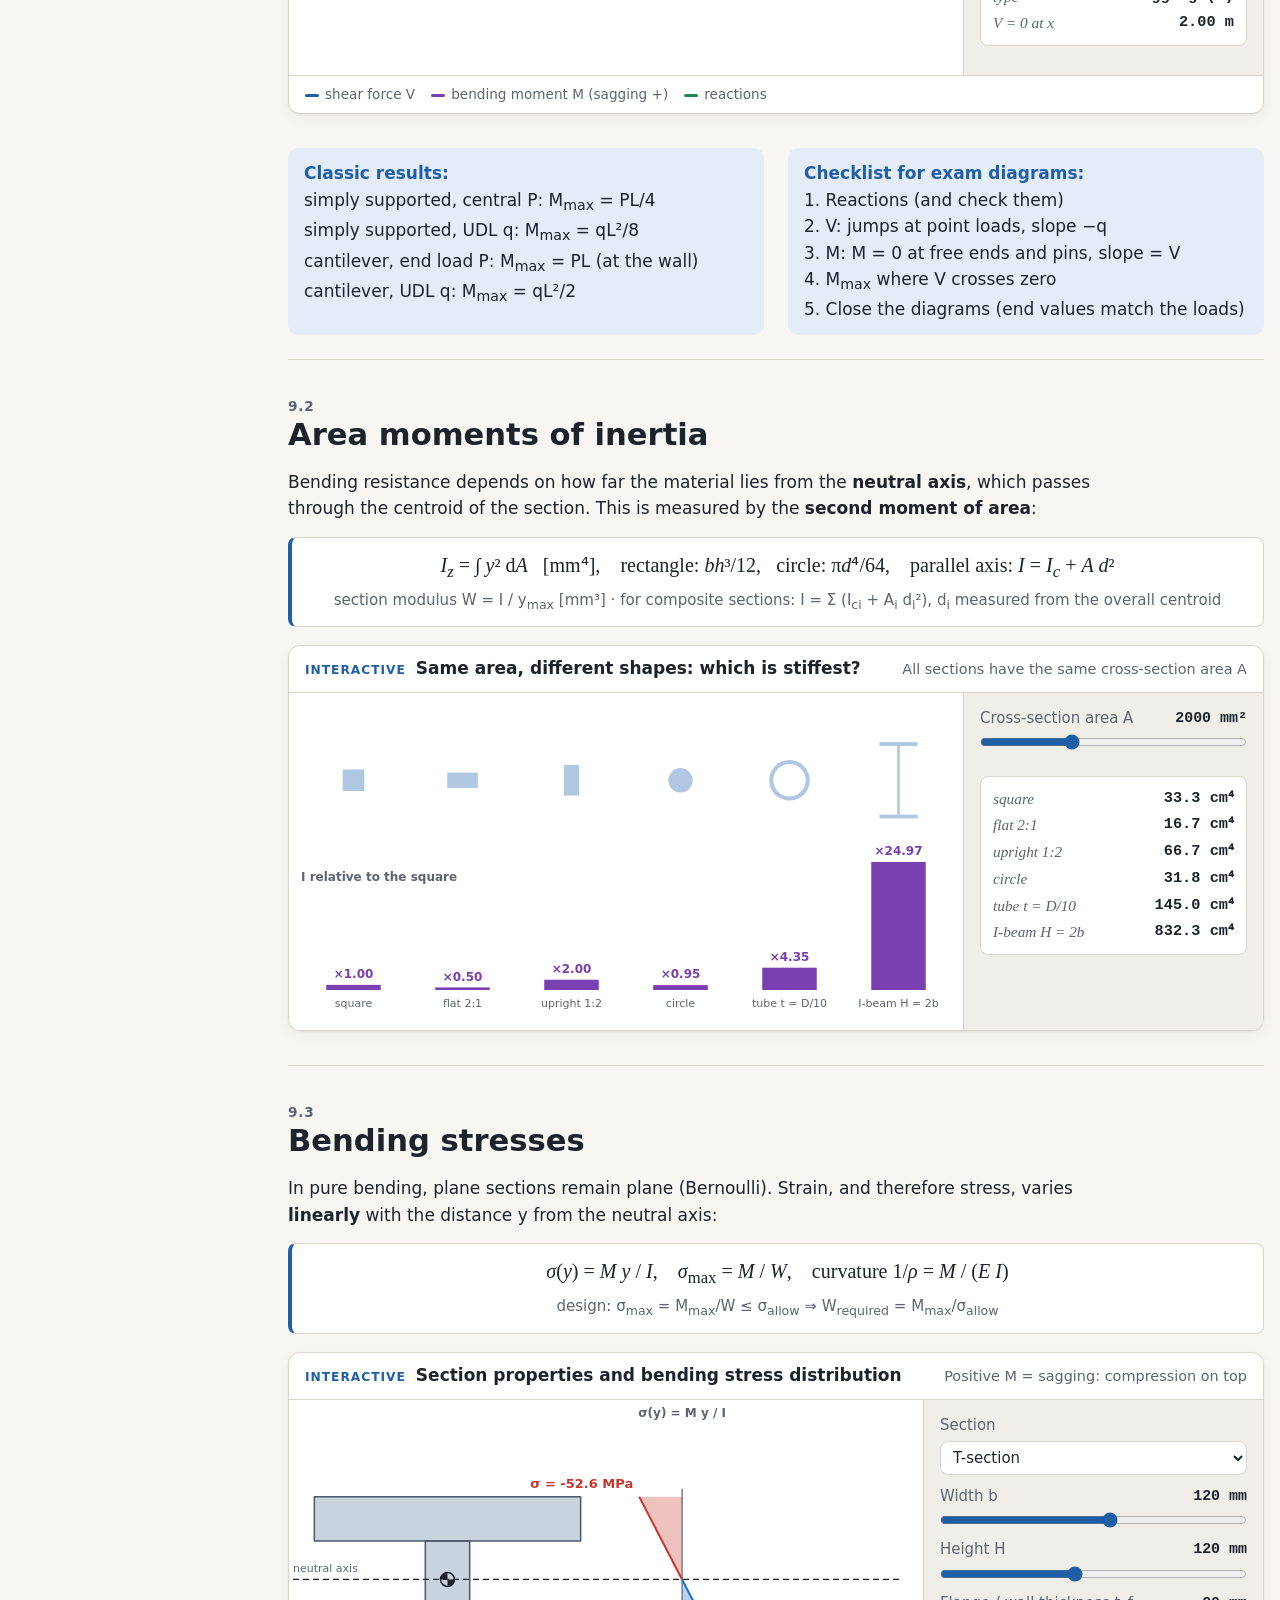
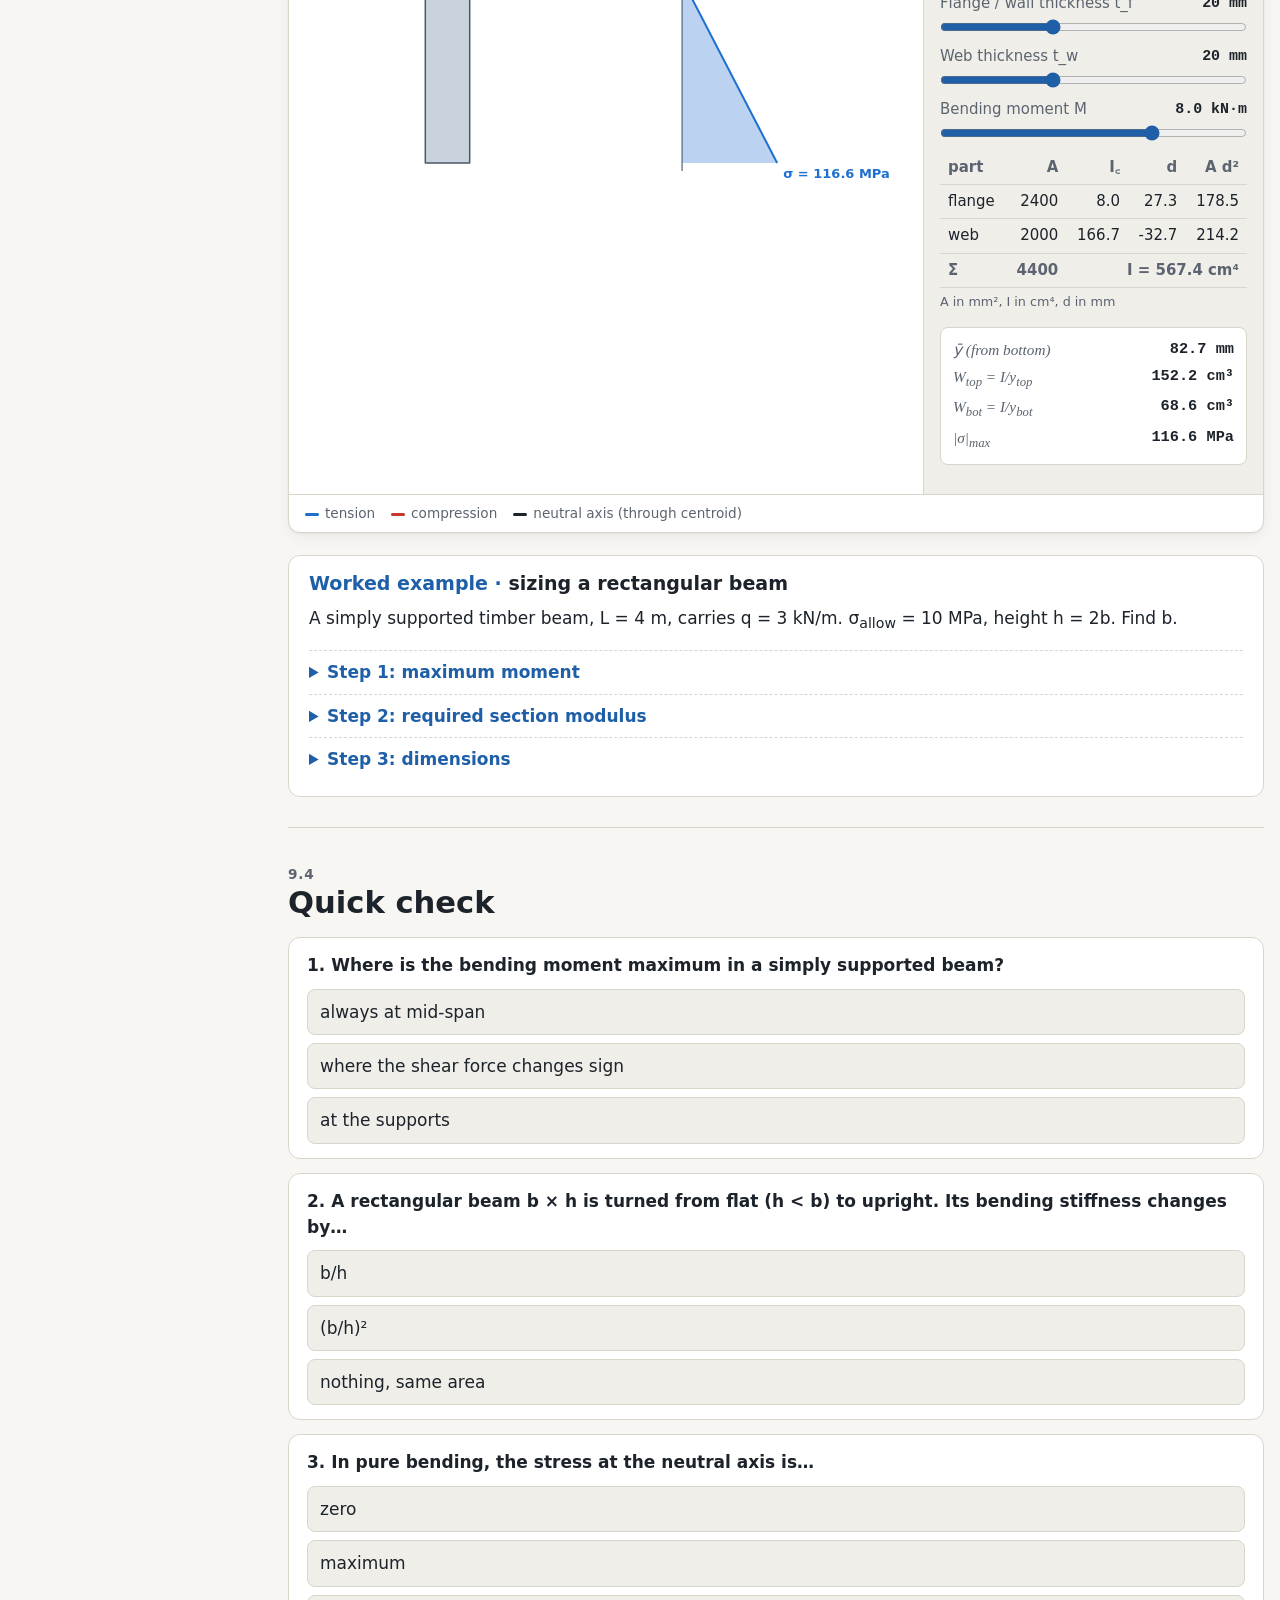
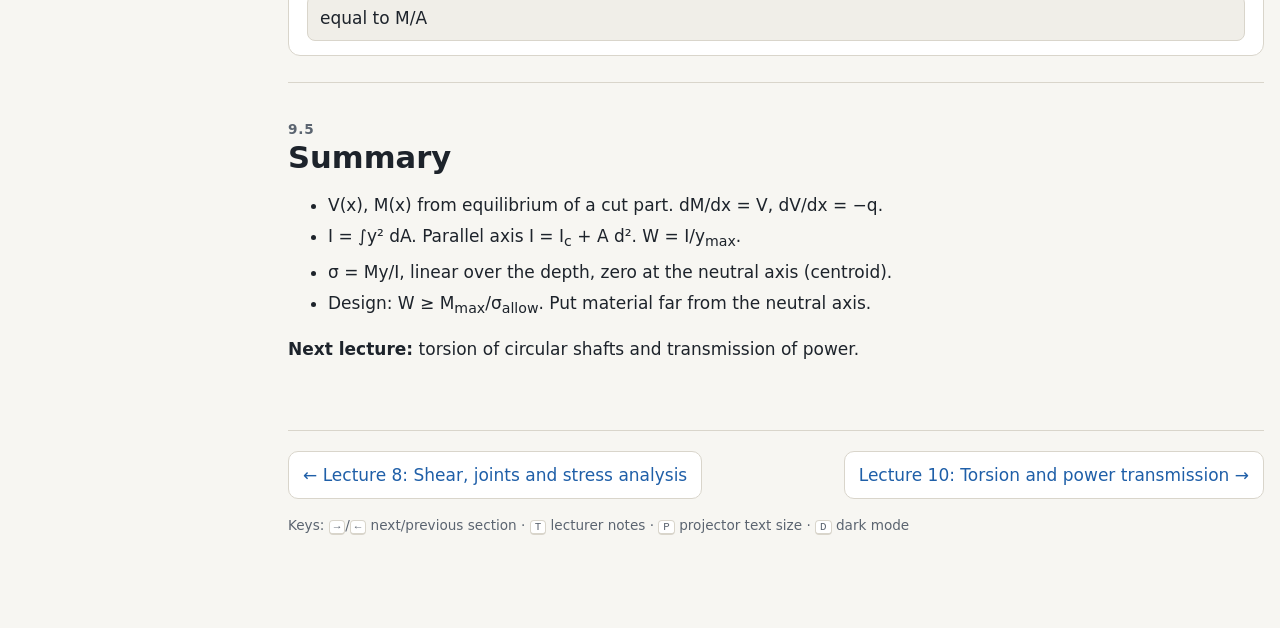
<file: basic_mechanical_engineering/lecture09.html>
<!doctype html>
<html lang="en">
<head>
<meta charset="utf-8">
<meta name="viewport" content="width=device-width, initial-scale=1">
<title>Bending of Beams</title>
<link rel="stylesheet" href="assets/lecture.css">
</head>
<body data-lecture="9">
<div class="layout">
<nav class="toc" aria-label="Sections"></nav>
<main>

<header class="hero">
  <div class="kicker">Lecture 9 · Mechanics of materials</div>
  <h1>Bending of beams</h1>
  <p class="lead">Shafts, axles, floor joists, crane girders and aircraft wings are all beams. Bending is the most common loading in machine design. It is also why an I-beam beats a solid bar of the same weight. Today we draw shear-force and bending-moment diagrams, compute area moments of inertia and find bending stresses.</p>
  <div class="goals">
    <h3>After this lecture you can…</h3>
    <ul>
      <li>determine internal shear force V(x) and bending moment M(x) and draw their diagrams;</li>
      <li>use the relations dM/dx = V, dV/dx = −q to check diagrams;</li>
      <li>compute area moments of inertia of composite sections with the parallel-axis theorem;</li>
      <li>compute bending stresses σ = M y / I and size a beam with the section modulus W.</li>
    </ul>
    <p style="margin:0;color:var(--muted);font-size:.88rem">Syllabus outcomes: 1MEC1.2, 1MEC3.2, 1MEC6.1, 1MEC6.2 · Reading: Gere &amp; Timoshenko ch. 4–5, App. D; Hearn vol. 1, ch. 3–4; Beer &amp; Johnston – Statics ch. 7, 9. Related lab: Test 10 (pure bending, strain gauges).</p>
  </div>
  <aside class="notes">90 min plan: V and M diagrams 35 (most exam tasks!) · moments of inertia 20 · bending stresses 25 · quiz 10. Students already know centroids (L2) and reactions (L1). Reuse both.</aside>
</header>

<section class="slide" id="diagrams">
  <h2>Shear force and bending moment diagrams</h2>
  <div class="prose"><p>Cut the beam at x. Equilibrium of the left part gives the internal <b>shear force V(x)</b> (sum of transverse forces to the left) and <b>bending moment M(x)</b> (sum of their moments about the cut). Sign convention: <b>M &gt; 0 for sagging</b> (bottom fibres in tension), V &gt; 0 when the left part is pushed up.</p></div>
  <div class="eq">d<span class="m">V</span>/d<span class="m">x</span> = −<span class="m">q(x)</span>, &nbsp;&nbsp; d<span class="m">M</span>/d<span class="m">x</span> = <span class="m">V(x)</span>
    <span class="lbl">point load → jump in V · couple → jump in M · M is extreme where V = 0 · uniform load → V linear, M parabolic</span></div>
  <div class="demo">
    <div class="demo-head"><span class="tag">Interactive</span><h3>V and M diagrams for any combination of loads</h3><span class="hint">Beam length L = 6 m</span></div>
    <div class="demo-body">
      <canvas id="d1" data-aspect="0.78" aria-label="Shear and moment diagrams"></canvas>
      <div class="ctrl" id="d1c"></div>
    </div>
    <div class="legend"><span style="--c:var(--accent)">shear force V</span><span style="--c:var(--moment)">bending moment M (sagging +)</span><span style="--c:var(--reaction)">reactions</span></div>
  </div>
  <div class="two">
    <div class="key"><strong>Classic results:</strong><br>simply supported, central P: M<sub>max</sub> = PL/4<br>simply supported, UDL q: M<sub>max</sub> = qL²/8<br>cantilever, end load P: M<sub>max</sub> = PL (at the wall)<br>cantilever, UDL q: M<sub>max</sub> = qL²/2</div>
    <div class="key"><strong>Checklist for exam diagrams:</strong><br>1. Reactions (and check them)<br>2. V: jumps at point loads, slope −q<br>3. M: M = 0 at free ends and pins, slope = V<br>4. M<sub>max</sub> where V crosses zero<br>5. Close the diagrams (end values match the loads)</div>
  </div>
  <aside class="notes">Set the defaults to the classic cases one by one and let students predict M<sub>max</sub> before reading it. Then show the overhang: negative moment over the support (hogging), which is important for where to put reinforcement or the flange of a T-section.</aside>
</section>

<section class="slide" id="inertia">
  <h2>Area moments of inertia</h2>
  <div class="prose"><p>Bending resistance depends on how far the material lies from the <b>neutral axis</b>, which passes through the centroid of the section. This is measured by the <b>second moment of area</b>:</p></div>
  <div class="eq"><span class="m">I<sub>z</sub></span> = ∫ <span class="m">y</span>² d<span class="m">A</span> &nbsp; [mm⁴], &nbsp;&nbsp; rectangle: <span class="m">bh</span>³/12, &nbsp; circle: π<span class="m">d</span>⁴/64, &nbsp;&nbsp; parallel axis: <span class="m">I</span> = <span class="m">I<sub>c</sub></span> + <span class="m">A d</span>²
    <span class="lbl">section modulus W = I / y<sub>max</sub> [mm³] · for composite sections: I = Σ (I<sub>ci</sub> + A<sub>i</sub> d<sub>i</sub>²), d<sub>i</sub> measured from the overall centroid</span></div>
  <div class="demo">
    <div class="demo-head"><span class="tag">Interactive</span><h3>Same area, different shapes: which is stiffest?</h3><span class="hint">All sections have the same cross-section area A</span></div>
    <div class="demo-body">
      <canvas id="d2" data-aspect="0.5" aria-label="Comparison of moments of inertia"></canvas>
      <div class="ctrl" id="d2c"></div>
    </div>
  </div>
</section>

<section class="slide" id="stress">
  <h2>Bending stresses</h2>
  <div class="prose"><p>In pure bending, plane sections remain plane (Bernoulli). Strain, and therefore stress, varies <b>linearly</b> with the distance y from the neutral axis:</p></div>
  <div class="eq"><span class="m">σ</span>(<span class="m">y</span>) = <span class="m">M y</span> / <span class="m">I</span>, &nbsp;&nbsp; <span class="m">σ</span><sub>max</sub> = <span class="m">M</span> / <span class="m">W</span>, &nbsp;&nbsp; curvature 1/<span class="m">ρ</span> = <span class="m">M</span> / (<span class="m">E I</span>)
    <span class="lbl">design: σ<sub>max</sub> = M<sub>max</sub>/W ≤ σ<sub>allow</sub> ⇒ W<sub>required</sub> = M<sub>max</sub>/σ<sub>allow</sub></span></div>
  <div class="demo">
    <div class="demo-head"><span class="tag">Interactive</span><h3>Section properties and bending stress distribution</h3><span class="hint">Positive M = sagging: compression on top</span></div>
    <div class="demo-body wide-ctrl">
      <canvas id="d3" data-aspect="0.62" aria-label="Bending stress distribution"></canvas>
      <div class="ctrl" id="d3c"></div>
    </div>
    <div class="legend"><span style="--c:var(--tension)">tension</span><span style="--c:var(--compression)">compression</span><span style="--c:var(--ink)">neutral axis (through centroid)</span></div>
  </div>
  <div class="example">
    <h3>sizing a rectangular beam</h3>
    <p>A simply supported timber beam, L = 4 m, carries q = 3 kN/m. σ<sub>allow</sub> = 10 MPa, height h = 2b. Find b.</p>
    <details class="step"><summary>Step 1: maximum moment</summary>M<sub>max</sub> = qL²/8 = 3·16/8 = 6 kN·m = 6·10⁶ N·mm</details>
    <details class="step"><summary>Step 2: required section modulus</summary>W = M/σ<sub>allow</sub> = 6·10⁶/10 = 6·10⁵ mm³</details>
    <details class="step"><summary>Step 3: dimensions</summary>W = bh²/6 = b(2b)²/6 = 2b³/3 ⇒ b = ∛(9·10⁵) ≈ <b>96.5 mm</b>, h ≈ 193 mm → choose 100 × 200 mm.</details>
  </div>
  <aside class="notes">For the T-section, set M negative (hogging) and show that the tension side flips. The flange should sit on the tension side for brittle materials. Lab Test 10 verifies σ = My/I with strain gauges and also measures Poisson’s ratio.</aside>
</section>

<section class="slide" id="check">
  <h2>Quick check</h2>
  <div class="quiz">
    <p class="q">1. Where is the bending moment maximum in a simply supported beam?</p>
    <div class="opts">
      <button class="opt">always at mid-span</button>
      <button class="opt" data-ok>where the shear force changes sign</button>
      <button class="opt">at the supports</button>
    </div>
    <p class="why">dM/dx = V, so M has an extremum where V = 0. That is mid-span only for symmetric loads.</p>
  </div>
  <div class="quiz">
    <p class="q">2. A rectangular beam b × h is turned from flat (h &lt; b) to upright. Its bending stiffness changes by…</p>
    <div class="opts">
      <button class="opt">b/h</button>
      <button class="opt" data-ok>(b/h)²</button>
      <button class="opt">nothing, same area</button>
    </div>
    <p class="why">I = b h³/12. Swapping gives a ratio of (b h³)/(h b³) = (h/b)², so upright is stiffer by (b/h)² with the original h &lt; b.</p>
  </div>
  <div class="quiz">
    <p class="q">3. In pure bending, the stress at the neutral axis is…</p>
    <div class="opts">
      <button class="opt" data-ok>zero</button>
      <button class="opt">maximum</button>
      <button class="opt">equal to M/A</button>
    </div>
    <p class="why">σ = My/I with y = 0. That is why material near the neutral axis is “wasted”, and why I-beams and tubes are efficient.</p>
  </div>
</section>

<section class="slide" id="summary">
  <h2>Summary</h2>
  <ul class="prose">
    <li>V(x), M(x) from equilibrium of a cut part. dM/dx = V, dV/dx = −q.</li>
    <li>I = ∫y² dA. Parallel axis I = I<sub>c</sub> + A d². W = I/y<sub>max</sub>.</li>
    <li>σ = My/I, linear over the depth, zero at the neutral axis (centroid).</li>
    <li>Design: W ≥ M<sub>max</sub>/σ<sub>allow</sub>. Put material far from the neutral axis.</li>
  </ul>
  <p class="prose"><b>Next lecture:</b> torsion of circular shafts and transmission of power.</p>
</section>

</main>
</div>

<script src="assets/lecture.js"></script>
<script>
/* ---------- Demo 1: V and M diagrams ---------- */
(function () {
  const L = 6;
  const v = BME.controls('d1c', [
    { type: 'select', id: 'sup', label: 'Supports', options: [['ss', 'Simply supported (pin A, roller B at L)'], ['ov', 'Overhang (roller B at 4.5 m)'], ['cant', 'Cantilever (fixed at A)']], value: 'ss' },
    { id: 'P', label: 'Point load P (down +)', min: -30, max: 30, step: 1, value: 10, unit: 'kN' },
    { id: 'a', label: 'P at x =', min: 0, max: L, step: 0.25, value: 2, unit: 'm' },
    { id: 'q', label: 'Uniform load q (down +)', min: -10, max: 10, step: 0.5, value: 4, unit: 'kN/m' },
    { id: 'x1', label: 'q from x₁', min: 0, max: L, step: 0.25, value: 3, unit: 'm' },
    { id: 'x2', label: 'q to x₂', min: 0, max: L, step: 0.25, value: 6, unit: 'm' },
    { id: 'C', label: 'Couple M₀ (↺ +)', min: -30, max: 30, step: 1, value: 0, unit: 'kN·m' },
    { id: 'c', label: 'Couple at x =', min: 0, max: L, step: 0.25, value: 4, unit: 'm' },
    { html: '<dl class="readout" id="d1r"></dl>' }
  ], (vals, k) => {
    if (k === 'x1' && vals.x1 > vals.x2) vals.set('x2', vals.x1);
    if (k === 'x2' && vals.x2 < vals.x1) vals.set('x1', vals.x2);
    o.redraw();
  });

  function analyse() {
    const xb = v.sup === 'ov' ? 4.5 : L;
    const lq = Math.max(0, v.x2 - v.x1), Q = v.q * lq, xq = v.x1 + lq / 2;
    const W = v.P + Q;
    const forces = [], couples = [];
    let RA = 0, RB = 0, MA = 0;
    if (v.sup === 'cant') {
      RA = W; MA = v.P * v.a + Q * xq - v.C;
      forces.push([0, RA]); couples.push([0, MA]);
    } else {
      RB = (v.P * v.a + Q * xq - v.C) / xb; RA = W - RB;
      forces.push([0, RA], [xb, RB]);
    }
    forces.push([v.a, -v.P]);
    couples.push([v.c, v.C]);
    const VM = (x) => {
      let V = 0, M = 0;
      forces.forEach(([xi, F]) => { if (xi < x || (xi === 0 && x === 0)) { V += F; M += F * (x - xi); } });
      couples.forEach(([xi, C]) => { if (xi < x || (xi === 0 && x === 0)) M -= C; });
      const l = BME.clamp(x - v.x1, 0, lq);
      V -= v.q * l; M -= v.q * l * (x - v.x1 - l / 2);
      return [V, M];
    };
    return { xb, RA, RB, MA, VM, Q };
  }

  const o = BME.canvas('d1', (ctx, w, h) => {
    const A = analyse();
    const x0 = 60, x1p = w - 30, sc = (x1p - x0) / L, X = (m) => x0 + m * sc;
    const yb = 70, bh = 12;
    const fc = BME.c('--force'), rc = BME.c('--reaction'), mc = BME.c('--moment');
    // beam schematic
    ctx.fillStyle = BME.c('--body'); ctx.strokeStyle = BME.c('--body-edge'); ctx.lineWidth = 2;
    ctx.fillRect(x0, yb - bh / 2, x1p - x0, bh); ctx.strokeRect(x0, yb - bh / 2, x1p - x0, bh);
    if (v.sup === 'cant') BME.wall(ctx, x0, yb - 30, yb + 30, -1);
    else { BME.pin(ctx, X(0), yb + bh / 2, 9); BME.roller(ctx, X(A.xb), yb + bh / 2, 9); }
    if (v.q && v.x2 > v.x1) {
      const top = yb - bh / 2, hq = 10 + Math.abs(v.q) * 2.4;
      ctx.save(); ctx.fillStyle = fc; ctx.globalAlpha = 0.12; ctx.fillRect(X(v.x1), top - hq, (v.x2 - v.x1) * sc, hq); ctx.restore();
      for (let xx = v.x1; xx <= v.x2 + 1e-6; xx += Math.max(0.25, (v.x2 - v.x1) / 10)) {
        if (v.q > 0) BME.arrow(ctx, X(xx), top - hq, X(xx), top, fc, { width: 1.2, head: 6 });
        else BME.arrow(ctx, X(xx), top, X(xx), top - hq, fc, { width: 1.2, head: 6 });
      }
      BME.text(ctx, 'q', X((v.x1 + v.x2) / 2), top - hq - 8, { italic: true, color: fc, weight: 700 });
    }
    if (v.P) {
      const top = yb - bh / 2, len = 14 + Math.abs(v.P) * 1.3;
      if (v.P > 0) BME.arrow(ctx, X(v.a), top - len, X(v.a), top, fc, { width: 2.8, label: 'P', atStart: true, off: 8 });
      else BME.arrow(ctx, X(v.a), top, X(v.a), top - len, fc, { width: 2.8, label: 'P', off: 8 });
    }
    if (v.C) BME.momentArc(ctx, X(v.c), yb, 16, v.C > 0, mc, '', {});
    // reactions text
    const rt = v.sup === 'cant' ? 'R_A = ' + BME.fmt(A.RA, 2) + ' kN,  M_A = ' + BME.fmt(A.MA, 2) + ' kN·m (↺)' : 'R_A = ' + BME.fmt(A.RA, 2) + ' kN,  R_B = ' + BME.fmt(A.RB, 2) + ' kN';
    BME.text(ctx, rt.replace(/_A/g, 'ᴀ').replace(/_B/g, 'ʙ'), x0, 16, { align: 'left', color: rc, weight: 700, size: 13 });
    // sample
    const xs = [];
    const crit = [0, v.a, v.c, v.x1, v.x2, A.xb, L];
    for (let i = 0; i <= 600; i++) xs.push(L * i / 600);
    crit.forEach((c) => { xs.push(c - 1e-6, c + 1e-6); });
    const xsSorted = xs.filter((x) => x >= 0 && x <= L).sort((a, b) => a - b);
    const Vp = [], Mp = [];
    xsSorted.forEach((x) => { const [V, M] = A.VM(x); Vp.push([x, V]); Mp.push([x, M]); });
    // close at ends
    Vp.unshift([0, 0]); Vp.push([L, 0]);
    let Mmax = 0, xm = 0;
    Mp.forEach(([x, M]) => { if (Math.abs(M) > Math.abs(Mmax)) { Mmax = M; xm = x; } });
    const vr = Math.max(1, ...Vp.map((p) => Math.abs(p[1]))) * 1.2, mr = Math.max(1, ...Mp.map((p) => Math.abs(p[1]))) * 1.25;
    const gh = (h - 150) / 2;
    const R1 = { x: x0, y: 120, w: x1p - x0, h: gh - 20 }, R2 = { x: x0, y: 120 + gh + 14, w: x1p - x0, h: gh - 20 };
    BME.plot(ctx, R1, { xmin: 0, xmax: L, ymin: -vr, ymax: vr, ylabel: 'V [kN]', series: [{ pts: Vp, color: BME.c('--accent'), fill: true }], noXTicks: true, ny: 4 });
    const pm = BME.plot(ctx, R2, { xmin: 0, xmax: L, ymin: -mr, ymax: mr, ylabel: 'M [kN·m]', xlabel: 'x [m]', series: [{ pts: Mp, color: mc, fill: true }], ny: 4,
      marks: Math.abs(Mmax) > 1e-6 ? [{ x: xm, y: Mmax, color: mc, label: '|M|max = ' + BME.fmt(Math.abs(Mmax), 2) + ' at x = ' + BME.fmt(xm, 2), dy: Mmax > 0 ? -14 : 14, align: xm > L * 0.6 ? 'right' : 'left', dx: xm > L * 0.6 ? -8 : 8 }] : [] });
    // zero-shear points
    const zeros = [];
    for (let i = 1; i < Vp.length - 2; i++) { const a = Vp[i][1], b = Vp[i + 1][1]; if (a * b < 0 && !zeros.some((z) => Math.abs(z - Vp[i][0]) < 0.01)) zeros.push(Vp[i][0]); }
    zeros.forEach((z) => BME.line(ctx, pm.X(z), R1.y, pm.X(z), R2.y + R2.h, BME.c('--muted'), 1, [3, 4]));
    BME.readout('d1r', [
      ['R<sub>A</sub>', BME.fmt(A.RA, 2) + ' kN'],
      [v.sup === 'cant' ? 'M<sub>A</sub>' : 'R<sub>B</sub>', v.sup === 'cant' ? BME.fmt(A.MA, 2) + ' kN·m' : BME.fmt(A.RB, 2) + ' kN'],
      ['|M|<sub>max</sub>', BME.fmt(Math.abs(Mmax), 2) + ' kN·m'],
      ['at x', BME.fmt(xm, 2) + ' m'],
      ['type', Mmax >= 0 ? 'sagging (+)' : 'hogging (−)'],
      ['V = 0 at x', zeros.length ? zeros.map((z) => BME.fmt(z, 2)).join(', ') + ' m' : '—']
    ]);
  });
})();

/* ---------- Section geometry (shared) ---------- */
function sectionParts(shape, b, H, t1, t2) {
  const P = [];
  const rect = (n, x0, y0, w, h, sgn) => P.push({ n, type: 'r', x0, y0, w, h, A: sgn * w * h, yc: y0 + h / 2, Ic: sgn * w * h ** 3 / 12 });
  const circ = (n, r, yc, sgn) => P.push({ n, type: 'c', r, yc, A: sgn * Math.PI * r * r, Ic: sgn * Math.PI * r ** 4 / 4 });
  if (shape === 'rect') rect('rectangle', -b / 2, 0, b, H, 1);
  else if (shape === 'I') { rect('top flange', -b / 2, H - t1, b, t1, 1); rect('web', -t2 / 2, t1, t2, H - 2 * t1, 1); rect('bottom flange', -b / 2, 0, b, t1, 1); }
  else if (shape === 'T') { rect('flange', -b / 2, H - t1, b, t1, 1); rect('web', -t2 / 2, 0, t2, H - t1, 1); }
  else if (shape === 'box') { rect('outer', -b / 2, 0, b, H, 1); rect('hole (−)', -b / 2 + t2, t1, b - 2 * t2, H - 2 * t1, -1); }
  else if (shape === 'circ') circ('circle', H / 2, H / 2, 1);
  else if (shape === 'tube') { circ('outer', H / 2, H / 2, 1); circ('hole (−)', H / 2 - t1, H / 2, -1); }
  const A = P.reduce((s, p) => s + p.A, 0);
  const yb = P.reduce((s, p) => s + p.A * p.yc, 0) / A;
  let I = 0;
  P.forEach((p) => { p.d = p.yc - yb; p.Ad2 = p.A * p.d * p.d; I += p.Ic + p.Ad2; });
  return { P, A, yb, I, ytop: H - yb, ybot: yb };
}

/* ---------- Demo 2: same area comparison ---------- */
(function () {
  const v = BME.controls('d2c', [
    { id: 'A', label: 'Cross-section area A', min: 500, max: 5000, step: 100, value: 2000, unit: 'mm²' },
    { html: '<dl class="readout" id="d2r"></dl>' }
  ], () => o.redraw());
  const shapes = (A) => {
    const out = [];
    const a = Math.sqrt(A);
    out.push({ n: 'square', s: 'rect', b: a, H: a });
    out.push({ n: 'flat 2:1', s: 'rect', b: Math.sqrt(2 * A), H: Math.sqrt(A / 2) });
    out.push({ n: 'upright 1:2', s: 'rect', b: Math.sqrt(A / 2), H: Math.sqrt(2 * A) });
    out.push({ n: 'circle', s: 'circ', H: Math.sqrt(4 * A / Math.PI) });
    // tube with t = D/10: A = π(D² − (0.8D)²)/4 = π·0.36D²/4
    const D = Math.sqrt(4 * A / (Math.PI * 0.36)); out.push({ n: 'tube t = D/10', s: 'tube', H: D, t1: D / 10 });
    // I-beam proportions: H = 2b, t1 = b/10, t2 = b/15 → A = 2·b·b/10 + (2b − b/5)·b/15 = 0.2b² + 0.12b² = 0.32 b²
    const b = Math.sqrt(A / 0.32); out.push({ n: 'I-beam H = 2b', s: 'I', b, H: 2 * b, t1: b / 10, t2: b / 15 });
    return out.map((q) => { const S = sectionParts(q.s, q.b || 0, q.H, q.t1 || 0, q.t2 || 0); q.I = S.I; q.W = S.I / Math.max(S.ytop, S.ybot); q.S = S; return q; });
  };
  const o = BME.canvas('d2', (ctx, w, h) => {
    const Q = shapes(v.A), I0 = Q[0].I;
    const n = Q.length, cw = (w - 20) / n;
    const maxI = Math.max(...Q.map((q) => q.I));
    Q.forEach((q, i) => {
      const cx = 10 + cw * (i + 0.5), top = 30;
      // draw section scaled with a common scale
      const scs = Math.min(cw * 0.7, h * 0.32) / Math.max(...Q.map((r) => Math.max(r.b || r.H, r.H)));
      ctx.save(); ctx.translate(cx, top + h * 0.17);
      ctx.fillStyle = BME.c('--accent'); ctx.globalAlpha = 0.35; ctx.strokeStyle = BME.c('--accent'); ctx.lineWidth = 1.5;
      q.S.P.forEach((p) => {
        ctx.globalCompositeOperation = p.A < 0 ? 'destination-out' : 'source-over';
        ctx.globalAlpha = p.A < 0 ? 1 : 0.35;
        if (p.type === 'r') ctx.fillRect(p.x0 * scs, -(p.y0 + p.h - q.H / 2) * scs, p.w * scs, p.h * scs);
        else { ctx.beginPath(); ctx.arc(0, 0, p.r * scs, 0, 2 * Math.PI); ctx.fill(); }
      });
      ctx.restore();
      // bar
      const by = h - 40, bhmax = h * 0.38, bh = q.I / maxI * bhmax;
      ctx.fillStyle = BME.c('--moment'); ctx.fillRect(cx - cw * 0.25, by - bh, cw * 0.5, bh);
      BME.text(ctx, '×' + BME.fmt(q.I / I0, 2), cx, by - bh - 10, { size: 12, weight: 700, color: BME.c('--moment') });
      BME.text(ctx, q.n, cx, by + 14, { size: 11, color: BME.c('--muted') });
    });
    BME.text(ctx, 'I relative to the square', 12, h * 0.55, { align: 'left', size: 12, color: BME.c('--muted'), weight: 600 });
    BME.readout('d2r', Q.map((q) => [q.n, BME.fmt(q.I / 1e4, 1) + ' cm⁴']));
  });
})();

/* ---------- Demo 3: section + bending stress ---------- */
(function () {
  const v = BME.controls('d3c', [
    { type: 'select', id: 'shape', label: 'Section', options: [['rect', 'Rectangle b × H'], ['I', 'I-section'], ['T', 'T-section'], ['box', 'Hollow box'], ['circ', 'Circle (D = H)'], ['tube', 'Tube (D = H, wall t_f)']], value: 'T' },
    { id: 'b', label: 'Width b', min: 20, max: 200, step: 5, value: 120, unit: 'mm' },
    { id: 'H', label: 'Height H', min: 20, max: 250, step: 5, value: 120, unit: 'mm' },
    { id: 't1', label: 'Flange / wall thickness t_f', min: 3, max: 50, step: 1, value: 20, unit: 'mm' },
    { id: 't2', label: 'Web thickness t_w', min: 3, max: 50, step: 1, value: 20, unit: 'mm' },
    { id: 'M', label: 'Bending moment M', min: -20, max: 20, step: 0.5, value: 8, unit: 'kN·m' },
    { html: '<div id="d3t"></div>' }
  ], () => o.redraw());
  const o = BME.canvas('d3', (ctx, w, h) => {
    const t1 = Math.min(v.t1, v.H / 2 - 1), t2 = Math.min(v.t2, v.b / 2 - 1);
    const S = sectionParts(v.shape, v.b, v.H, t1, t2);
    const M = v.M * 1e6;
    const sTop = -M * S.ytop / S.I, sBot = M * S.ybot / S.I; // sagging +M → compression on top
    const sc = Math.min((w * 0.42) / Math.max(v.b, v.H), (h - 60) / v.H);
    const cx = w * 0.25, y0 = h - 30; // bottom of section
    const Y = (y) => y0 - y * sc;
    const tc = BME.c('--tension'), cc = BME.c('--compression');
    ctx.save();
    S.P.forEach((p) => {
      ctx.globalCompositeOperation = p.A < 0 ? 'destination-out' : 'source-over';
      ctx.fillStyle = BME.c('--body');
      if (p.type === 'r') ctx.fillRect(cx + p.x0 * sc, Y(p.y0 + p.h), p.w * sc, p.h * sc);
      else { ctx.beginPath(); ctx.arc(cx, Y(p.yc), p.r * sc, 0, 2 * Math.PI); ctx.fill(); }
    });
    ctx.restore();
    ctx.save(); ctx.strokeStyle = BME.c('--body-edge'); ctx.lineWidth = 1.5;
    S.P.forEach((p) => { if (p.type === 'r') ctx.strokeRect(cx + p.x0 * sc, Y(p.y0 + p.h), p.w * sc, p.h * sc); else { ctx.beginPath(); ctx.arc(cx, Y(p.yc), p.r * sc, 0, 2 * Math.PI); ctx.stroke(); } });
    ctx.restore();
    BME.line(ctx, Math.max(4, cx - v.b * sc / 2 - 30), Y(S.yb), w - 20, Y(S.yb), BME.c('--ink'), 1.2, [6, 4]);
    BME.centroidMark(ctx, cx, Y(S.yb), 7);
    BME.text(ctx, 'neutral axis', Math.max(4, cx - v.b * sc / 2 - 30), Y(S.yb) - 10, { align: 'left', size: 11, color: BME.c('--muted') });
    // stress diagram
    const sx0 = w * 0.62, smax = Math.max(Math.abs(sTop), Math.abs(sBot), 1);
    const ks = (w * 0.3) / (2 * smax);
    BME.line(ctx, sx0, Y(0) + 8, sx0, Y(v.H) - 8, BME.c('--muted'), 1.2);
    ctx.save();
    [[S.yb, v.H, sTop], [0, S.yb, sBot]].forEach(([ya, yb2, sEnd]) => {
      ctx.fillStyle = sEnd >= 0 ? tc : cc; ctx.globalAlpha = 0.3;
      ctx.beginPath(); ctx.moveTo(sx0, Y(S.yb));
      const yEnd = ya === S.yb ? v.H : 0;
      ctx.lineTo(sx0 + sEnd * ks, Y(yEnd)); ctx.lineTo(sx0, Y(yEnd)); ctx.closePath(); ctx.fill();
      ctx.globalAlpha = 1; ctx.strokeStyle = sEnd >= 0 ? tc : cc; ctx.lineWidth = 2;
      ctx.beginPath(); ctx.moveTo(sx0, Y(S.yb)); ctx.lineTo(sx0 + sEnd * ks, Y(yEnd)); ctx.stroke();
    });
    ctx.restore();
    BME.text(ctx, 'σ = ' + BME.fmt(sTop, 1) + ' MPa', sx0 + sTop * ks + (sTop >= 0 ? 6 : -6), Y(v.H) - 12, { align: sTop >= 0 ? 'left' : 'right', weight: 700, color: sTop >= 0 ? tc : cc, size: 13, bg: true });
    BME.text(ctx, 'σ = ' + BME.fmt(sBot, 1) + ' MPa', sx0 + sBot * ks + (sBot >= 0 ? 6 : -6), Y(0) + 12, { align: sBot >= 0 ? 'left' : 'right', weight: 700, color: sBot >= 0 ? tc : cc, size: 13, bg: true });
    BME.text(ctx, 'σ(y) = M y / I', sx0, 14, { size: 12, color: BME.c('--muted'), weight: 600 });
    let t = '<table class="data"><tr><th>part</th><th>A</th><th>I꜀</th><th>d</th><th>A d²</th></tr>';
    S.P.forEach((p) => { t += '<tr><td>' + p.n + '</td><td>' + BME.fmt(p.A, 0) + '</td><td>' + BME.fmt(p.Ic / 1e4, 1) + '</td><td>' + BME.fmt(p.d, 1) + '</td><td>' + BME.fmt(p.Ad2 / 1e4, 1) + '</td></tr>'; });
    t += '<tr><th>Σ</th><th>' + BME.fmt(S.A, 0) + '</th><th colspan="3">I = ' + BME.fmt(S.I / 1e4, 1) + ' cm⁴</th></tr></table>';
    t += '<p style="font-size:.75rem;color:var(--muted);margin:4px 0">A in mm², I in cm⁴, d in mm</p>';
    t += '<dl class="readout"><dt>ȳ (from bottom)</dt><dd>' + BME.fmt(S.yb, 1) + ' mm</dd><dt>W<sub>top</sub> = I/y<sub>top</sub></dt><dd>' + BME.fmt(S.I / S.ytop / 1000, 1) + ' cm³</dd><dt>W<sub>bot</sub> = I/y<sub>bot</sub></dt><dd>' + BME.fmt(S.I / S.ybot / 1000, 1) + ' cm³</dd><dt>|σ|<sub>max</sub></dt><dd>' + BME.fmt(smax, 1) + ' MPa</dd></dl>';
    document.getElementById('d3t').innerHTML = t;
  });
})();
</script>
</body>
</html>
</file>
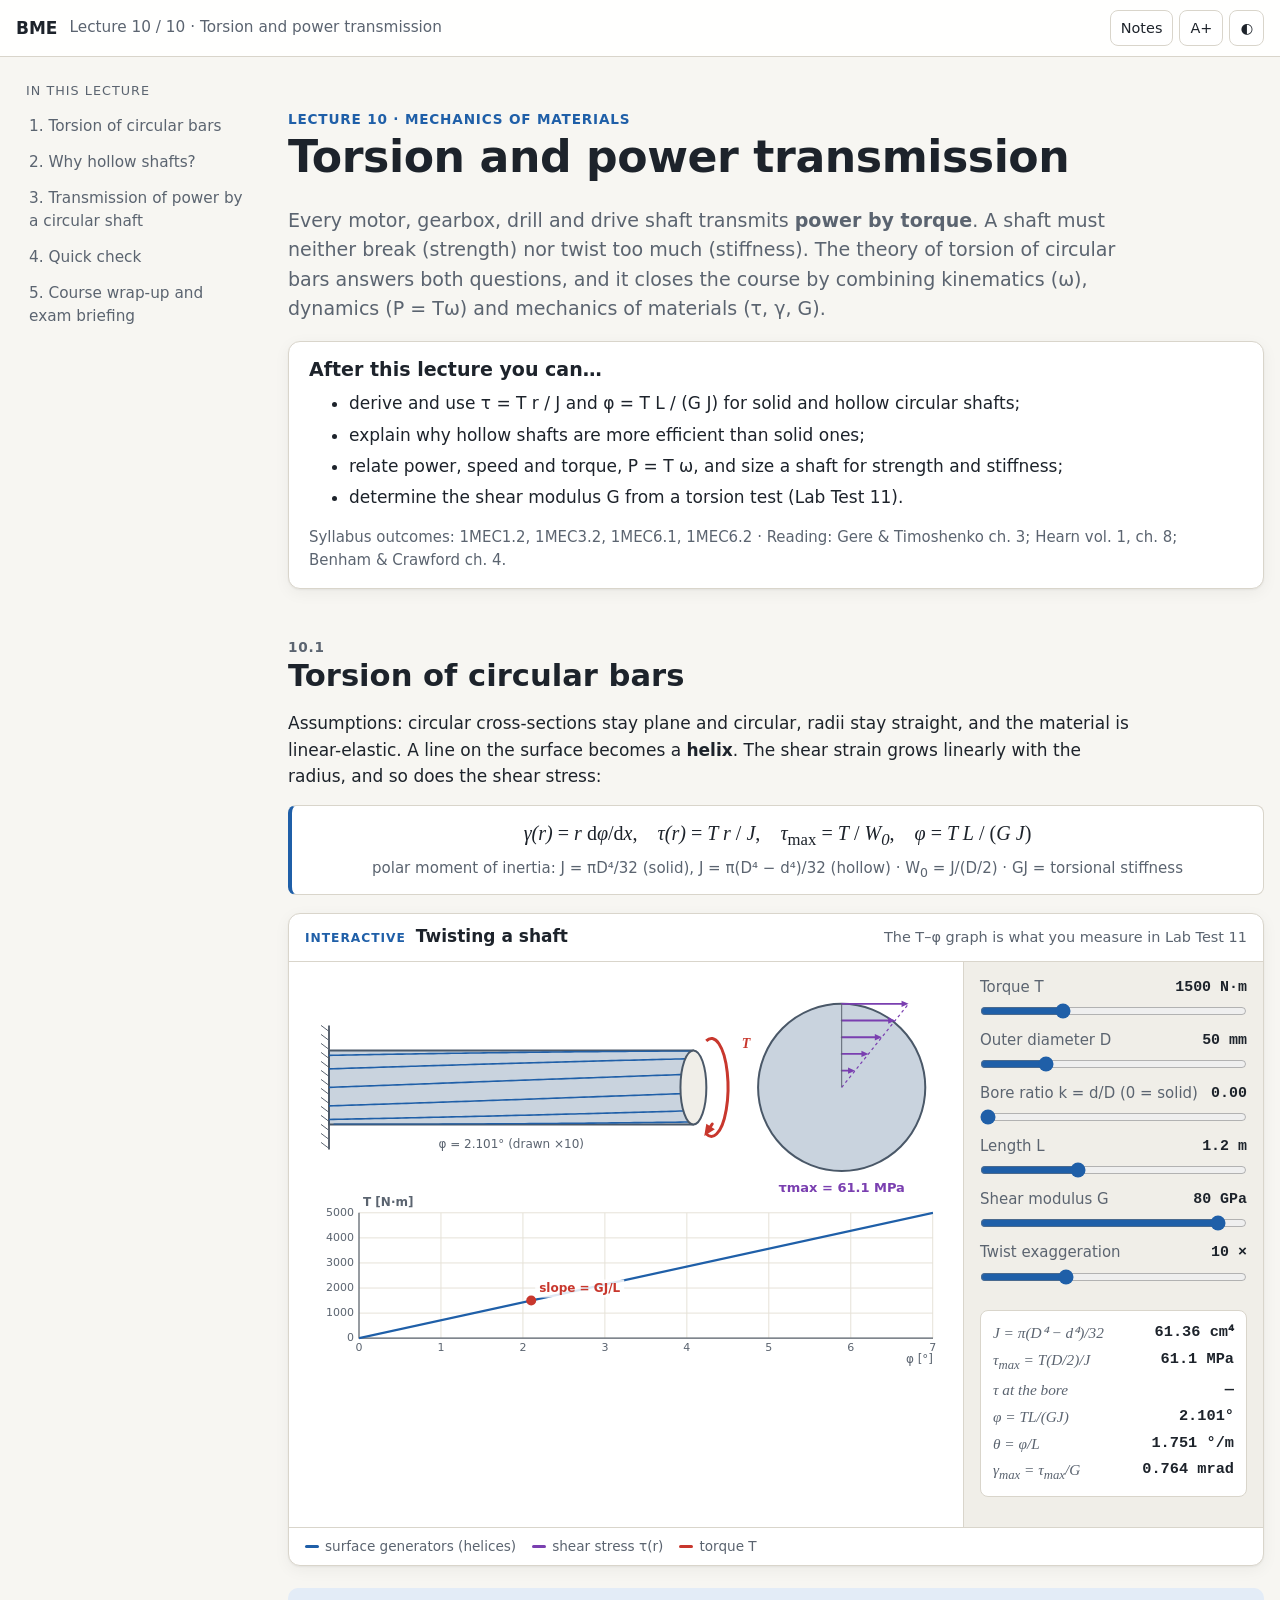
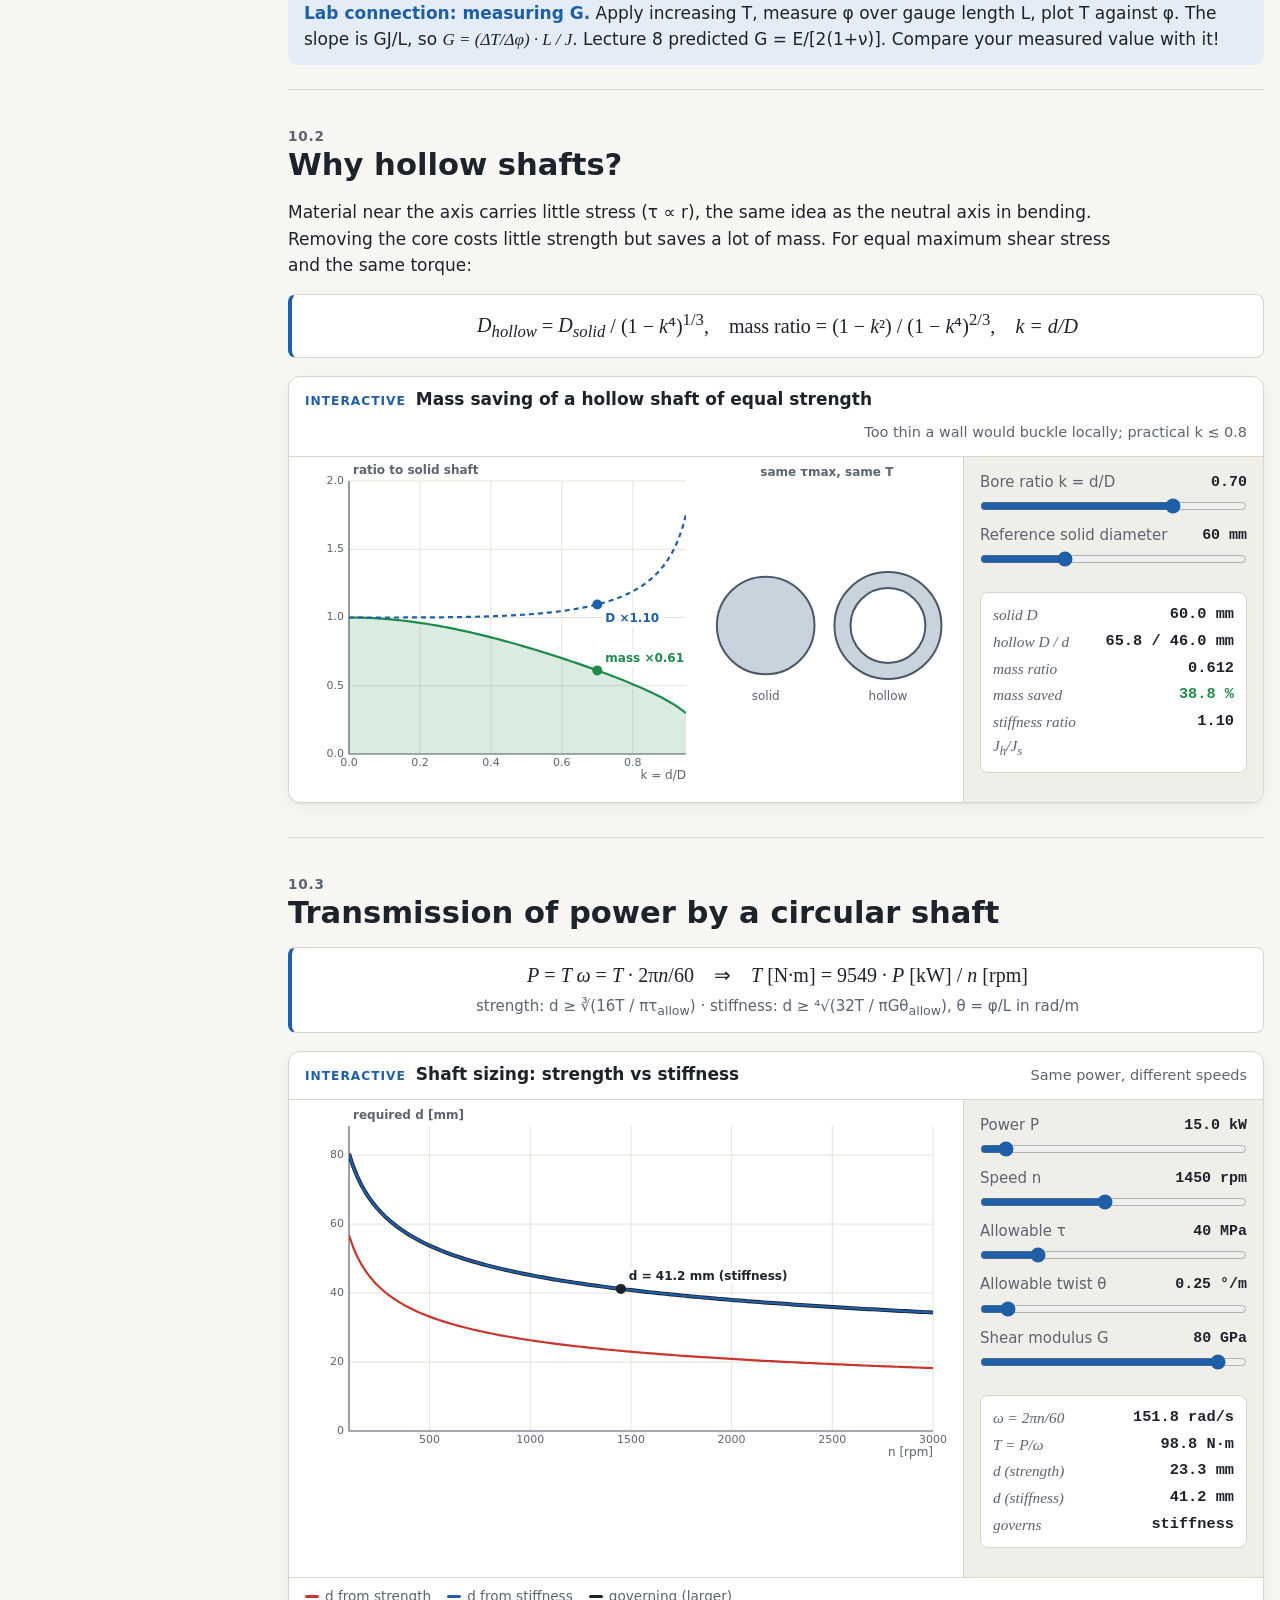
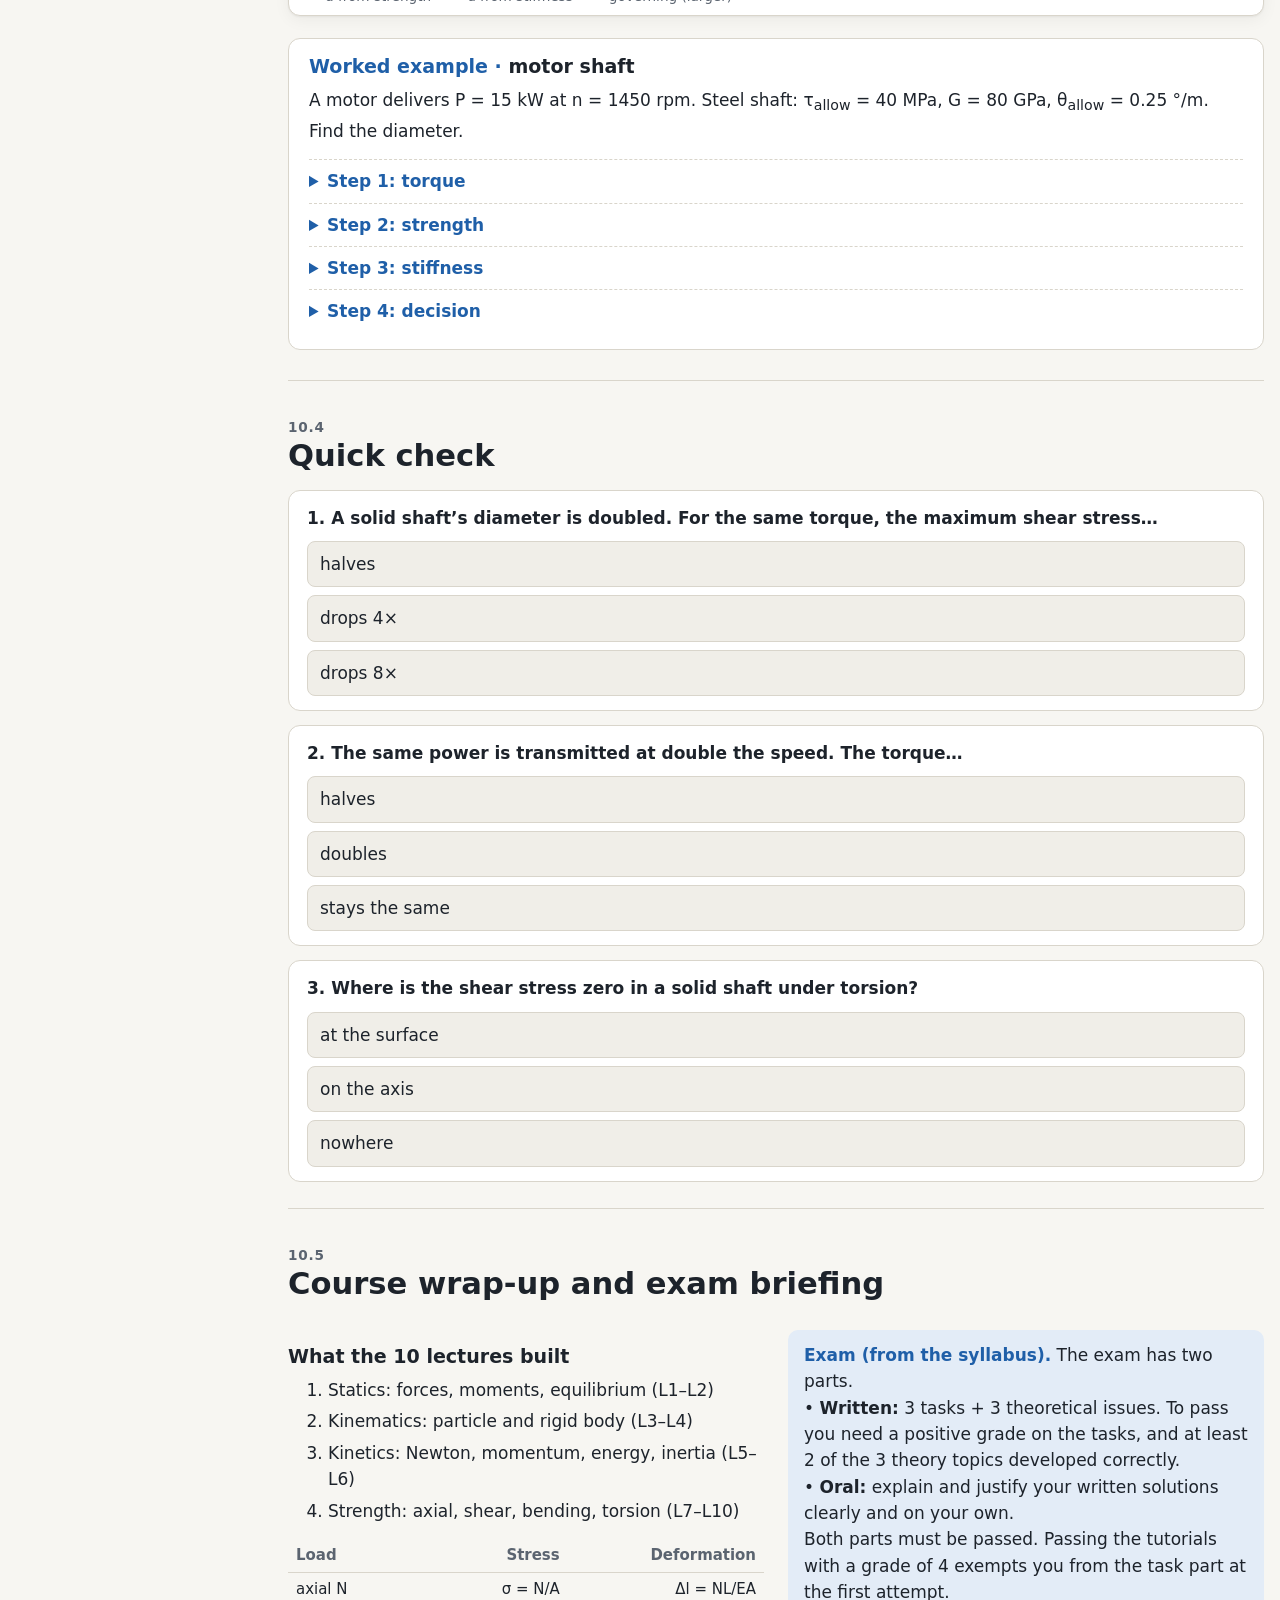
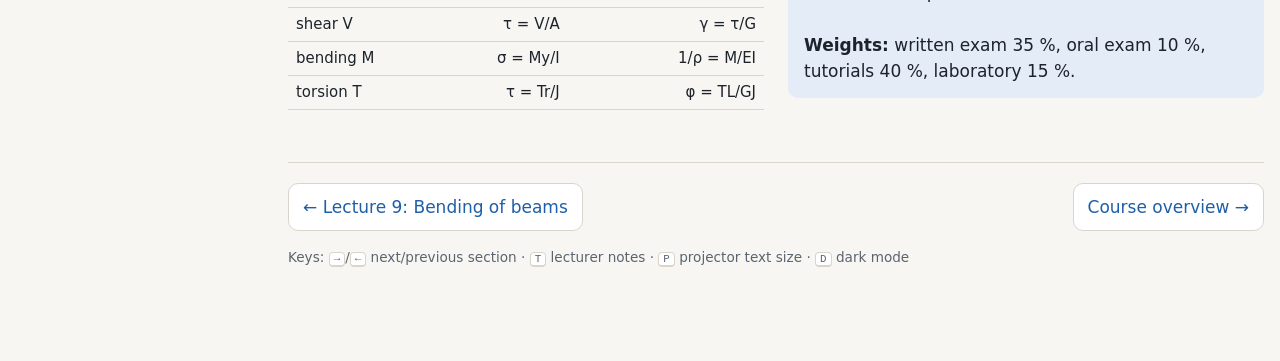
<file: basic_mechanical_engineering/lecture10.html>
<!doctype html>
<html lang="en">
<head>
<meta charset="utf-8">
<meta name="viewport" content="width=device-width, initial-scale=1">
<title>Torsion of Shafts</title>
<link rel="stylesheet" href="assets/lecture.css">
</head>
<body data-lecture="10">
<div class="layout">
<nav class="toc" aria-label="Sections"></nav>
<main>

<header class="hero">
  <div class="kicker">Lecture 10 · Mechanics of materials</div>
  <h1>Torsion and power transmission</h1>
  <p class="lead">Every motor, gearbox, drill and drive shaft transmits <b>power by torque</b>. A shaft must neither break (strength) nor twist too much (stiffness). The theory of torsion of circular bars answers both questions, and it closes the course by combining kinematics (ω), dynamics (P = Tω) and mechanics of materials (τ, γ, G).</p>
  <div class="goals">
    <h3>After this lecture you can…</h3>
    <ul>
      <li>derive and use τ = T r / J and φ = T L / (G J) for solid and hollow circular shafts;</li>
      <li>explain why hollow shafts are more efficient than solid ones;</li>
      <li>relate power, speed and torque, P = T ω, and size a shaft for strength and stiffness;</li>
      <li>determine the shear modulus G from a torsion test (Lab Test 11).</li>
    </ul>
    <p style="margin:0;color:var(--muted);font-size:.88rem">Syllabus outcomes: 1MEC1.2, 1MEC3.2, 1MEC6.1, 1MEC6.2 · Reading: Gere &amp; Timoshenko ch. 3; Hearn vol. 1, ch. 8; Benham &amp; Crawford ch. 4.</p>
  </div>
  <aside class="notes">90 min plan: torsion theory 30 · hollow vs solid 10 · power transmission 25 · course wrap-up and exam briefing 20 · quiz 5. End with the exam format from the syllabus (see last section).</aside>
</header>

<section class="slide" id="torsion">
  <h2>Torsion of circular bars</h2>
  <div class="prose"><p>Assumptions: circular cross-sections stay plane and circular, radii stay straight, and the material is linear-elastic. A line on the surface becomes a <b>helix</b>. The shear strain grows linearly with the radius, and so does the shear stress:</p></div>
  <div class="eq"><span class="m">γ(r)</span> = <span class="m">r</span> d<span class="m">φ</span>/d<span class="m">x</span>, &nbsp;&nbsp; <span class="m">τ(r)</span> = <span class="m">T r</span> / <span class="m">J</span>, &nbsp;&nbsp; <span class="m">τ</span><sub>max</sub> = <span class="m">T</span> / <span class="m">W<sub>0</sub></span>, &nbsp;&nbsp; <span class="m">φ</span> = <span class="m">T L</span> / (<span class="m">G J</span>)
    <span class="lbl">polar moment of inertia: J = πD⁴/32 (solid), J = π(D⁴ − d⁴)/32 (hollow) · W<sub>0</sub> = J/(D/2) · GJ = torsional stiffness</span></div>
  <div class="demo">
    <div class="demo-head"><span class="tag">Interactive</span><h3>Twisting a shaft</h3><span class="hint">The T–φ graph is what you measure in Lab Test 11</span></div>
    <div class="demo-body">
      <canvas id="d1" data-aspect="0.62" aria-label="Twisted shaft"></canvas>
      <div class="ctrl" id="d1c"></div>
    </div>
    <div class="legend"><span style="--c:var(--accent)">surface generators (helices)</span><span style="--c:var(--moment)">shear stress τ(r)</span><span style="--c:var(--force)">torque T</span></div>
  </div>
  <div class="key"><strong>Lab connection: measuring G.</strong> Apply increasing T, measure φ over gauge length L, plot T against φ. The slope is GJ/L, so <span class="m">G = (ΔT/Δφ) · L / J</span>. Lecture 8 predicted G = E/[2(1+ν)]. Compare your measured value with it!</div>
</section>

<section class="slide" id="hollow">
  <h2>Why hollow shafts?</h2>
  <div class="prose"><p>Material near the axis carries little stress (τ ∝ r), the same idea as the neutral axis in bending. Removing the core costs little strength but saves a lot of mass. For equal maximum shear stress and the same torque:</p></div>
  <div class="eq"><span class="m">D<sub>hollow</sub></span> = <span class="m">D<sub>solid</sub></span> / (1 − <span class="m">k</span>⁴)<sup>1/3</sup>, &nbsp;&nbsp; mass ratio = (1 − <span class="m">k</span>²) / (1 − <span class="m">k</span>⁴)<sup>2/3</sup>, &nbsp;&nbsp; <span class="m">k = d/D</span></div>
  <div class="demo">
    <div class="demo-head"><span class="tag">Interactive</span><h3>Mass saving of a hollow shaft of equal strength</h3><span class="hint">Too thin a wall would buckle locally; practical k ≲ 0.8</span></div>
    <div class="demo-body">
      <canvas id="d2" data-aspect="0.5" aria-label="Hollow vs solid shaft"></canvas>
      <div class="ctrl" id="d2c"></div>
    </div>
  </div>
</section>

<section class="slide" id="power">
  <h2>Transmission of power by a circular shaft</h2>
  <div class="eq"><span class="m">P</span> = <span class="m">T ω</span> = <span class="m">T</span> · 2π<span class="m">n</span>/60 &nbsp;&nbsp; ⇒ &nbsp;&nbsp; <span class="m">T</span> [N·m] = 9549 · <span class="m">P</span> [kW] / <span class="m">n</span> [rpm]
    <span class="lbl">strength: d ≥ ∛(16T / πτ<sub>allow</sub>) · stiffness: d ≥ ⁴√(32T / πGθ<sub>allow</sub>), θ = φ/L in rad/m</span></div>
  <div class="demo">
    <div class="demo-head"><span class="tag">Interactive</span><h3>Shaft sizing: strength vs stiffness</h3><span class="hint">Same power, different speeds</span></div>
    <div class="demo-body">
      <canvas id="d3" data-aspect="0.55" aria-label="Shaft diameter vs speed"></canvas>
      <div class="ctrl" id="d3c"></div>
    </div>
    <div class="legend"><span style="--c:var(--force)">d from strength</span><span style="--c:var(--accent)">d from stiffness</span><span style="--c:var(--ink)">governing (larger)</span></div>
  </div>
  <div class="example">
    <h3>motor shaft</h3>
    <p>A motor delivers P = 15 kW at n = 1450 rpm. Steel shaft: τ<sub>allow</sub> = 40 MPa, G = 80 GPa, θ<sub>allow</sub> = 0.25 °/m. Find the diameter.</p>
    <details class="step"><summary>Step 1: torque</summary>T = 9549 · 15 / 1450 = <b>98.8 N·m</b></details>
    <details class="step"><summary>Step 2: strength</summary>d ≥ ∛(16 · 98 800 / (π · 40)) = ∛(12 580) ≈ <b>23.3 mm</b></details>
    <details class="step"><summary>Step 3: stiffness</summary>θ = 0.25° /m = 4.363·10⁻⁶ rad/mm; d ≥ ⁴√(32 · 98 800 / (π · 80 000 · 4.363·10⁻⁶)) = ⁴√(2.884·10⁶) ≈ <b>41.2 mm</b></details>
    <details class="step"><summary>Step 4: decision</summary>Stiffness governs. Choose d = 42 mm (then check keyways and stress concentrations). Verify in the demo.</details>
  </div>
  <aside class="notes">Message: reduce speed through a gearbox and the torque rises, so low-speed shafts must be thicker. Ask: “Why is a truck’s rear axle much thicker than the engine’s crankshaft journal?”</aside>
</section>

<section class="slide" id="check">
  <h2>Quick check</h2>
  <div class="quiz">
    <p class="q">1. A solid shaft’s diameter is doubled. For the same torque, the maximum shear stress…</p>
    <div class="opts">
      <button class="opt">halves</button>
      <button class="opt">drops 4×</button>
      <button class="opt" data-ok>drops 8×</button>
    </div>
    <p class="why">τ<sub>max</sub> = 16T/(πD³), so 2³ = 8. The twist angle drops 2⁴ = 16×.</p>
  </div>
  <div class="quiz">
    <p class="q">2. The same power is transmitted at double the speed. The torque…</p>
    <div class="opts">
      <button class="opt" data-ok>halves</button>
      <button class="opt">doubles</button>
      <button class="opt">stays the same</button>
    </div>
    <p class="why">P = Tω ⇒ T = P/ω.</p>
  </div>
  <div class="quiz">
    <p class="q">3. Where is the shear stress zero in a solid shaft under torsion?</p>
    <div class="opts">
      <button class="opt">at the surface</button>
      <button class="opt" data-ok>on the axis</button>
      <button class="opt">nowhere</button>
    </div>
    <p class="why">τ = Tr/J, so τ = 0 at r = 0. This is why hollow shafts are efficient.</p>
  </div>
</section>

<section class="slide" id="wrap">
  <h2>Course wrap-up and exam briefing</h2>
  <div class="two">
    <div>
      <h3>What the 10 lectures built</h3>
      <ol class="prose">
        <li>Statics: forces, moments, equilibrium (L1–L2)</li>
        <li>Kinematics: particle and rigid body (L3–L4)</li>
        <li>Kinetics: Newton, momentum, energy, inertia (L5–L6)</li>
        <li>Strength: axial, shear, bending, torsion (L7–L10)</li>
      </ol>
      <table class="data">
        <tr><th>Load</th><th>Stress</th><th>Deformation</th></tr>
        <tr><td>axial N</td><td>σ = N/A</td><td>Δl = NL/EA</td></tr>
        <tr><td>shear V</td><td>τ = V/A</td><td>γ = τ/G</td></tr>
        <tr><td>bending M</td><td>σ = My/I</td><td>1/ρ = M/EI</td></tr>
        <tr><td>torsion T</td><td>τ = Tr/J</td><td>φ = TL/GJ</td></tr>
      </table>
    </div>
    <div class="key">
      <strong>Exam (from the syllabus).</strong> The exam has two parts.<br>
      • <b>Written:</b> 3 tasks + 3 theoretical issues. To pass you need a positive grade on the tasks, and at least 2 of the 3 theory topics developed correctly.<br>
      • <b>Oral:</b> explain and justify your written solutions clearly and on your own.<br>
      Both parts must be passed. Passing the tutorials with a grade of 4 exempts you from the task part at the first attempt.<br><br>
      <b>Weights:</b> written exam 35 %, oral exam 10 %, tutorials 40 %, laboratory 15 %.
    </div>
  </div>
  <aside class="notes">Suggested revision task: pick one demo per lecture and ask students to set up an exam-style task with it, then solve it by hand and check with the demo.</aside>
</section>

</main>
</div>

<script src="assets/lecture.js"></script>
<script>
/* ---------- Demo 1: twisted shaft ---------- */
(function () {
  const v = BME.controls('d1c', [
    { id: 'T', label: 'Torque T', min: 0, max: 5000, step: 50, value: 1500, unit: 'N·m' },
    { id: 'D', label: 'Outer diameter D', min: 20, max: 150, step: 1, value: 50, unit: 'mm' },
    { id: 'k', label: 'Bore ratio k = d/D (0 = solid)', min: 0, max: 0.9, step: 0.05, value: 0 },
    { id: 'L', label: 'Length L', min: 0.2, max: 3, step: 0.1, value: 1.2, unit: 'm' },
    { id: 'G', label: 'Shear modulus G', min: 25, max: 85, step: 1, value: 80, unit: 'GPa' },
    { id: 'ex', label: 'Twist exaggeration', min: 1, max: 30, step: 1, value: 10, unit: '×' },
    { html: '<dl class="readout" id="d1r"></dl>' }
  ], () => o.redraw());
  const o = BME.canvas('d1', (ctx, w, h) => {
    const D = v.D, d = v.k * D, J = Math.PI * (D ** 4 - d ** 4) / 32;
    const T = v.T * 1000; // N·mm
    const tmax = T * (D / 2) / J, tin = T * (d / 2) / J;
    const phi = T * v.L * 1000 / (v.G * 1000 * J); // rad
    const phiV = phi * v.ex;
    // shaft side view
    const x0 = 40, x1 = w * 0.6, yc = h * 0.3, R = Math.min(h * 0.17, 12 + D * 0.5);
    BME.wall(ctx, x0, yc - R - 25, yc + R + 25, -1);
    ctx.fillStyle = BME.c('--body'); ctx.strokeStyle = BME.c('--body-edge'); ctx.lineWidth = 2;
    ctx.fillRect(x0, yc - R, x1 - x0, 2 * R); ctx.strokeRect(x0, yc - R, x1 - x0, 2 * R);
    ctx.save(); ctx.beginPath(); ctx.rect(x0, yc - R, x1 - x0, 2 * R); ctx.clip();
    const ac = BME.c('--accent');
    for (let k = 0; k < 12; k++) {
      const psi = k * Math.PI / 6;
      ctx.strokeStyle = ac; ctx.lineWidth = 1.6; ctx.beginPath();
      let started = false;
      for (let i = 0; i <= 80; i++) {
        const x = i / 80, a = psi + phiV * x;
        const front = Math.cos(a) > 0;
        const px = x0 + x * (x1 - x0), py = yc - R * Math.sin(a);
        if (front) { if (!started) { ctx.moveTo(px, py); started = true; } else ctx.lineTo(px, py); }
        else started = false;
      }
      ctx.stroke();
    }
    ctx.restore();
    // end ellipse and torque arrow
    ctx.save(); ctx.strokeStyle = BME.c('--body-edge'); ctx.lineWidth = 2; ctx.beginPath(); ctx.ellipse(x1, yc, R * 0.35, R, 0, 0, 2 * Math.PI); ctx.fillStyle = BME.c('--surface-2'); ctx.fill(); ctx.stroke(); ctx.restore();
    if (v.T > 0) {
      ctx.save(); ctx.strokeStyle = BME.c('--force'); ctx.lineWidth = 3;
      ctx.beginPath(); ctx.ellipse(x1 + 18, yc, R * 0.45, R + 12, 0, -Math.PI * 0.6, Math.PI * 0.6); ctx.stroke(); ctx.restore();
      const ea = Math.PI * 0.6, ex = x1 + 18 + R * 0.45 * Math.cos(ea), ey = yc + (R + 12) * Math.sin(ea);
      BME.arrow(ctx, ex + 6, ey - 10, ex - 2, ey + 2, BME.c('--force'), { width: 3 });
      BME.text(ctx, 'T', x1 + 36 + R * 0.45, yc - R - 6, { italic: true, weight: 700, color: BME.c('--force') });
    }
    BME.text(ctx, 'φ = ' + BME.fmt(phi / BME.deg, 3) + '° (drawn ×' + v.ex + ')', (x0 + x1) / 2, yc + R + 20, { size: 12, color: BME.c('--muted'), bg: true });
    // cross-section with tau distribution
    const cx = w * 0.82, cy = h * 0.3, Rs = Math.min(w * 0.13, h * 0.2);
    ctx.save(); ctx.fillStyle = BME.c('--body'); ctx.strokeStyle = BME.c('--body-edge'); ctx.lineWidth = 2;
    ctx.beginPath(); ctx.arc(cx, cy, Rs, 0, 2 * Math.PI); ctx.fill(); ctx.stroke();
    if (v.k > 0) { ctx.beginPath(); ctx.arc(cx, cy, Rs * v.k, 0, 2 * Math.PI); ctx.fillStyle = BME.c('--surface'); ctx.fill(); ctx.stroke(); }
    ctx.restore();
    const mc = BME.c('--moment'), kt = Rs * 0.8 / Math.max(tmax, 1);
    for (let i = 1; i <= 5; i++) {
      const r = Rs * (v.k + (1 - v.k) * i / 5);
      const tau = tmax * r / Rs;
      BME.arrow(ctx, cx, cy - r, cx + tau * kt, cy - r, mc, { width: 1.8, head: 7 });
    }
    BME.line(ctx, cx, cy, cx, cy - Rs, BME.c('--muted'), 1);
    BME.line(ctx, cx + tin * kt, cy - Rs * v.k, cx + tmax * kt, cy - Rs, mc, 1.2, [3, 3]);
    BME.text(ctx, 'τmax = ' + BME.fmt(tmax, 1) + ' MPa', cx, cy + Rs + 18, { color: mc, weight: 700, size: 13 });
    // T-phi plot
    const Rp = { x: 70, y: h * 0.6, w: w - 100, h: h * 0.3 };
    const Tmax = 5000, phimax = Tmax * 1000 * v.L * 1000 / (v.G * 1000 * J) / BME.deg;
    BME.plot(ctx, Rp, { xmin: 0, xmax: phimax, ymin: 0, ymax: Tmax, xlabel: 'φ [°]', ylabel: 'T [N·m]', series: [{ pts: [[0, 0], [phimax, Tmax]], color: BME.c('--accent') }], marks: [{ x: phi / BME.deg, y: v.T, color: BME.c('--force'), label: 'slope = GJ/L' }] });
    BME.readout('d1r', [
      ['J = π(D⁴ − d⁴)/32', BME.fmt(J / 1e4, 2) + ' cm⁴'],
      ['τ<sub>max</sub> = T(D/2)/J', BME.fmt(tmax, 1) + ' MPa'],
      ['τ at the bore', v.k > 0 ? BME.fmt(tin, 1) + ' MPa' : '—'],
      ['φ = TL/(GJ)', BME.fmt(phi / BME.deg, 3) + '°'],
      ['θ = φ/L', BME.fmt(phi / BME.deg / v.L, 3) + ' °/m'],
      ['γ<sub>max</sub> = τ<sub>max</sub>/G', BME.fmt(tmax / (v.G * 1000) * 1000, 3) + ' mrad']
    ]);
  });
})();

/* ---------- Demo 2: hollow vs solid ---------- */
(function () {
  const v = BME.controls('d2c', [
    { id: 'k', label: 'Bore ratio k = d/D', min: 0, max: 0.95, step: 0.01, value: 0.7 },
    { id: 'Ds', label: 'Reference solid diameter', min: 20, max: 150, step: 1, value: 60, unit: 'mm' },
    { html: '<dl class="readout" id="d2r"></dl>' }
  ], () => o.redraw());
  const o = BME.canvas('d2', (ctx, w, h) => {
    const k = v.k, f = Math.pow(1 - k ** 4, 1 / 3);
    const Dh = v.Ds / f, dh = k * Dh, mr = (1 - k * k) / Math.pow(1 - k ** 4, 2 / 3);
    const R = { x: 60, y: 24, w: w * 0.5, h: h - 64 };
    const pts = [], pts2 = [];
    for (let i = 0; i <= 95; i++) { const kk = i / 100; pts.push([kk, (1 - kk * kk) / Math.pow(1 - kk ** 4, 2 / 3)]); pts2.push([kk, 1 / Math.pow(1 - kk ** 4, 1 / 3)]); }
    BME.plot(ctx, R, { xmin: 0, xmax: 0.95, ymin: 0, ymax: 2, xlabel: 'k = d/D', ylabel: 'ratio to solid shaft', series: [{ pts, color: BME.c('--good'), fill: true }, { pts: pts2, color: BME.c('--accent'), dash: [5, 4] }],
      marks: [{ x: k, y: mr, color: BME.c('--good'), label: 'mass ×' + BME.fmt(mr, 2) }, { x: k, y: Dh / v.Ds, color: BME.c('--accent'), label: 'D ×' + BME.fmt(Dh / v.Ds, 2), dy: 14 }] });
    // section drawings
    const sc = Math.min((w * 0.4) / (v.Ds + Dh + 40), (h * 0.7) / Dh);
    const c1 = [w * 0.62 + v.Ds * sc / 2 + 10, h / 2], c2 = [w * 0.62 + v.Ds * sc + 30 + Dh * sc / 2, h / 2];
    ctx.save(); ctx.fillStyle = BME.c('--body'); ctx.strokeStyle = BME.c('--body-edge'); ctx.lineWidth = 2;
    ctx.beginPath(); ctx.arc(c1[0], c1[1], v.Ds * sc / 2, 0, 2 * Math.PI); ctx.fill(); ctx.stroke();
    ctx.beginPath(); ctx.arc(c2[0], c2[1], Dh * sc / 2, 0, 2 * Math.PI); ctx.fill(); ctx.stroke();
    ctx.beginPath(); ctx.arc(c2[0], c2[1], dh * sc / 2, 0, 2 * Math.PI); ctx.fillStyle = BME.c('--surface'); ctx.fill(); ctx.stroke();
    ctx.restore();
    BME.text(ctx, 'solid', c1[0], c1[1] + Dh * sc / 2 + 18, { size: 12, color: BME.c('--muted') });
    BME.text(ctx, 'hollow', c2[0], c2[1] + Dh * sc / 2 + 18, { size: 12, color: BME.c('--muted') });
    BME.text(ctx, 'same τmax, same T', (c1[0] + c2[0]) / 2, 16, { size: 12, color: BME.c('--muted'), weight: 600 });
    BME.readout('d2r', [
      ['solid D', BME.fmt(v.Ds, 1) + ' mm'],
      ['hollow D / d', BME.fmt(Dh, 1) + ' / ' + BME.fmt(dh, 1) + ' mm'],
      ['mass ratio', BME.fmt(mr, 3)],
      ['mass saved', BME.fmt(100 * (1 - mr), 1) + ' %', 'ok'],
      ['stiffness ratio J<sub>h</sub>/J<sub>s</sub>', BME.fmt(Math.pow(Dh / v.Ds, 4) * (1 - k ** 4), 2)]
    ]);
  });
})();

/* ---------- Demo 3: power transmission ---------- */
(function () {
  const v = BME.controls('d3c', [
    { id: 'P', label: 'Power P', min: 0.5, max: 200, step: 0.5, value: 15, unit: 'kW' },
    { id: 'n', label: 'Speed n', min: 100, max: 3000, step: 10, value: 1450, unit: 'rpm' },
    { id: 'ta', label: 'Allowable τ', min: 20, max: 120, step: 5, value: 40, unit: 'MPa' },
    { id: 'th', label: 'Allowable twist θ', min: 0.1, max: 2, step: 0.05, value: 0.25, unit: '°/m' },
    { id: 'G', label: 'Shear modulus G', min: 25, max: 85, step: 1, value: 80, unit: 'GPa' },
    { html: '<dl class="readout" id="d3r"></dl>' }
  ], () => o.redraw());
  const dia = (n) => {
    const T = v.P * 1000 / (2 * Math.PI * n / 60) * 1000; // N·mm
    const ds = Math.cbrt(16 * T / (Math.PI * v.ta));
    const th = v.th * Math.PI / 180 / 1000; // rad/mm
    const dk = Math.pow(32 * T / (Math.PI * v.G * 1000 * th), 0.25);
    return { T: T / 1000, ds, dk };
  };
  const o = BME.canvas('d3', (ctx, w, h) => {
    const ps = [], pk = [], pg = [];
    let mx = 0;
    for (let n = 100; n <= 3000; n += 20) { const q = dia(n); ps.push([n, q.ds]); pk.push([n, q.dk]); pg.push([n, Math.max(q.ds, q.dk)]); mx = Math.max(mx, q.ds, q.dk); }
    const Q = dia(v.n), d = Math.max(Q.ds, Q.dk);
    const R = { x: 60, y: 26, w: w - 90, h: h - 66 };
    BME.plot(ctx, R, { xmin: 100, xmax: 3000, ymin: 0, ymax: mx * 1.1, xlabel: 'n [rpm]', ylabel: 'required d [mm]', series: [{ pts: pg, color: BME.c('--ink'), width: 4 }, { pts: ps, color: BME.c('--force') }, { pts: pk, color: BME.c('--accent') }],
      marks: [{ x: v.n, y: d, color: BME.c('--ink'), label: 'd = ' + BME.fmt(d, 1) + ' mm (' + (Q.dk > Q.ds ? 'stiffness' : 'strength') + ')', align: v.n > 2000 ? 'right' : 'left', dx: v.n > 2000 ? -8 : 8 }] });
    BME.readout('d3r', [
      ['ω = 2πn/60', BME.fmt(2 * Math.PI * v.n / 60, 1) + ' rad/s'],
      ['T = P/ω', BME.fmt(Q.T, 1) + ' N·m'],
      ['d (strength)', BME.fmt(Q.ds, 1) + ' mm'],
      ['d (stiffness)', BME.fmt(Q.dk, 1) + ' mm'],
      ['governs', Q.dk > Q.ds ? 'stiffness' : 'strength']
    ]);
  });
})();
</script>
</body>
</html>
</file>
<file: basic_mechanical_engineering/assets/lecture.css>
/* Basic Mechanical Engineering – shared lecture styles
   Works offline: no external fonts or libraries. */

:root {
  --bg: #f7f6f2;
  --surface: #ffffff;
  --surface-2: #f0eee8;
  --ink: #1d232b;
  --muted: #5b6470;
  --line: #d9d5cb;
  --accent: #1f5fa8;
  --accent-soft: #e3ecf7;
  --force: #c8372d;      /* applied forces */
  --reaction: #1e8a4c;   /* support reactions */
  --moment: #7a3fb0;     /* moments / couples */
  --velocity: #1f6fd1;   /* velocity */
  --accel: #d9731a;      /* acceleration */
  --tension: #1f6fd1;    /* tension members */
  --compression: #c8372d;/* compression members */
  --body: #c9d3de;       /* rigid body fill */
  --body-edge: #4a5868;
  --grid: #e6e2d8;
  --good: #1e8a4c;
  --bad: #c8372d;
  --note-bg: #fff6dc;
  --note-line: #e2c35c;
  --shadow: 0 1px 2px rgba(0,0,0,.05), 0 4px 16px rgba(0,0,0,.05);
  --radius: 12px;
  --font: "Segoe UI", system-ui, -apple-system, Roboto, "Helvetica Neue", Arial, sans-serif;
  --serif: "Cambria Math", Cambria, "Times New Roman", serif;
  --mono: Consolas, "Cascadia Mono", Menlo, monospace;
  color-scheme: light;
}

@media (prefers-color-scheme: dark) {
  :root:not([data-theme="light"]) {
    --bg: #14181d; --surface: #1c2128; --surface-2: #232a33; --ink: #e8ebef; --muted: #9aa4b1;
    --line: #333c47; --accent: #6aa5ec; --accent-soft: #1f2c3d;
    --force: #f07068; --reaction: #4cc883; --moment: #b98bea; --velocity: #64a8ff; --accel: #f3a25a;
    --tension: #64a8ff; --compression: #f07068; --body: #3a4554; --body-edge: #9fb0c3; --grid: #262d36;
    --good: #4cc883; --bad: #f07068; --note-bg: #2c2717; --note-line: #8a7426;
    --shadow: 0 1px 2px rgba(0,0,0,.3), 0 4px 16px rgba(0,0,0,.25);
    color-scheme: dark;
  }
}
:root[data-theme="dark"] {
  --bg: #14181d; --surface: #1c2128; --surface-2: #232a33; --ink: #e8ebef; --muted: #9aa4b1;
  --line: #333c47; --accent: #6aa5ec; --accent-soft: #1f2c3d;
  --force: #f07068; --reaction: #4cc883; --moment: #b98bea; --velocity: #64a8ff; --accel: #f3a25a;
  --tension: #64a8ff; --compression: #f07068; --body: #3a4554; --body-edge: #9fb0c3; --grid: #262d36;
  --good: #4cc883; --bad: #f07068; --note-bg: #2c2717; --note-line: #8a7426;
  --shadow: 0 1px 2px rgba(0,0,0,.3), 0 4px 16px rgba(0,0,0,.25);
  color-scheme: dark;
}

* { box-sizing: border-box; }
html { font-size: 17px; scroll-behavior: smooth; }
body.presenter { font-size: 1.18rem; }
body {
  margin: 0; background: var(--bg); color: var(--ink);
  font-family: var(--font); line-height: 1.55;
  -webkit-font-smoothing: antialiased;
}
a { color: var(--accent); }
h1, h2, h3 { line-height: 1.2; margin: 0 0 .5em; }
h1 { font-size: clamp(1.7rem, 4vw, 2.6rem); letter-spacing: -.01em; }
h2 { font-size: clamp(1.35rem, 3vw, 1.8rem); margin-top: 0; }
h3 { font-size: 1.12rem; margin-top: 1.4em; }
p, ul, ol { margin: 0 0 .9em; }
li { margin-bottom: .3em; }
code, .mono { font-family: var(--mono); font-size: .92em; }

/* ---------- top bar ---------- */
.top {
  position: sticky; top: 0; z-index: 20;
  display: flex; align-items: center; gap: 12px;
  padding: 10px 16px; background: color-mix(in srgb, var(--surface) 92%, transparent);
  border-bottom: 1px solid var(--line); backdrop-filter: blur(8px);
}
.top .brand { font-weight: 700; text-decoration: none; color: var(--ink); white-space: nowrap; }
.top .crumb { color: var(--muted); font-size: .9rem; white-space: nowrap; overflow: hidden; text-overflow: ellipsis; flex: 1; min-width: 0; }
.top .tools { display: flex; gap: 6px; }
.btn {
  font: inherit; font-size: .85rem; cursor: pointer;
  border: 1px solid var(--line); background: var(--surface); color: var(--ink);
  padding: 6px 10px; border-radius: 8px; white-space: nowrap;
}
.btn:hover { border-color: var(--accent); }
.btn.on { background: var(--accent); border-color: var(--accent); color: #fff; }
.btn.primary { background: var(--accent); color: #fff; border-color: var(--accent); }
.progress { position: absolute; left: 0; bottom: -1px; height: 3px; background: var(--accent); width: 0; transition: width .15s; }

/* ---------- layout ---------- */
.layout { display: grid; grid-template-columns: 240px minmax(0, 1fr); gap: 32px; max-width: 1320px; margin: 0 auto; padding: 24px 16px 80px; }
.toc { position: sticky; top: 70px; align-self: start; max-height: calc(100vh - 90px); overflow: auto; font-size: .9rem; }
.toc ol { list-style: none; padding: 0; margin: 0; counter-reset: s; }
.toc li { margin: 0; }
.toc a { display: block; padding: 6px 10px; border-radius: 8px; color: var(--muted); text-decoration: none; border-left: 3px solid transparent; }
.toc a:hover { background: var(--surface-2); color: var(--ink); }
.toc a.active { color: var(--ink); border-left-color: var(--accent); background: var(--accent-soft); font-weight: 600; }
.toc .toc-title { font-size: .75rem; text-transform: uppercase; letter-spacing: .08em; color: var(--muted); margin: 0 10px 8px; }
main { min-width: 0; }
@media (max-width: 900px) {
  .layout { grid-template-columns: 1fr; gap: 0; }
  .toc { display: none; }
}

/* ---------- sections ---------- */
.hero { padding: 28px 0 12px; }
.hero .kicker { color: var(--accent); font-weight: 700; letter-spacing: .06em; text-transform: uppercase; font-size: .8rem; }
.hero .lead { font-size: 1.12rem; color: var(--muted); max-width: 70ch; }
.goals { background: var(--surface); border: 1px solid var(--line); border-radius: var(--radius); padding: 16px 20px; box-shadow: var(--shadow); }
.goals h3 { margin-top: 0; }
section.slide { padding: 36px 0 12px; border-top: 1px solid var(--line); scroll-margin-top: 64px; }
section.slide:first-of-type { border-top: 0; }
.slide-num { color: var(--muted); font-size: .8rem; font-weight: 600; letter-spacing: .06em; text-transform: uppercase; }
.prose { max-width: 78ch; }
.two { display: grid; grid-template-columns: 1fr 1fr; gap: 24px; }
@media (max-width: 760px) { .two { grid-template-columns: 1fr; } }

/* ---------- equations ---------- */
.eq {
  font-family: var(--serif); font-size: 1.18em; text-align: center;
  background: var(--surface); border: 1px solid var(--line); border-left: 4px solid var(--accent);
  border-radius: 8px; padding: 12px 16px; margin: 12px 0 16px; overflow-x: auto;
}
.eq .lbl { font-family: var(--font); font-size: .75em; color: var(--muted); display: block; margin-top: 4px; }
.m { font-family: var(--serif); font-style: italic; white-space: nowrap; }
.frac { display: inline-flex; flex-direction: column; vertical-align: middle; text-align: center; margin: 0 .15em; }
.frac > span:first-child { border-bottom: 1px solid currentColor; padding: 0 .2em; }
.frac > span { line-height: 1.25; }
.vec { font-weight: 700; font-style: normal; }
.key { background: var(--accent-soft); border-radius: 10px; padding: 12px 16px; margin: 12px 0; }
.key strong:first-child { color: var(--accent); }
.warn { background: color-mix(in srgb, var(--force) 10%, var(--surface)); border-left: 4px solid var(--force); border-radius: 8px; padding: 10px 14px; margin: 12px 0; }

/* ---------- demos ---------- */
.demo {
  background: var(--surface); border: 1px solid var(--line); border-radius: var(--radius);
  box-shadow: var(--shadow); margin: 18px 0 22px; overflow: hidden;
}
.demo-head { display: flex; align-items: baseline; gap: 10px; padding: 12px 16px; border-bottom: 1px solid var(--line); flex-wrap: wrap; }
.demo-head h3 { margin: 0; font-size: 1rem; }
.demo-head .tag { font-size: .72rem; font-weight: 700; text-transform: uppercase; letter-spacing: .08em; color: var(--accent); }
.demo-head .hint { color: var(--muted); font-size: .85rem; margin-left: auto; }
.demo-body { display: grid; grid-template-columns: minmax(0, 1fr) 300px; }
.demo-body.wide-ctrl { grid-template-columns: minmax(0, 1fr) 340px; }
.demo-body.stack { grid-template-columns: 1fr; }
.demo canvas { display: block; width: 100%; background: var(--surface); }
.ctrl { border-left: 1px solid var(--line); padding: 14px 16px; background: var(--surface-2); display: flex; flex-direction: column; gap: 10px; }
.demo-body.stack .ctrl { border-left: 0; border-top: 1px solid var(--line); display: grid; grid-template-columns: repeat(auto-fit, minmax(220px, 1fr)); }
@media (max-width: 820px) {
  .demo-body, .demo-body.wide-ctrl { grid-template-columns: 1fr; }
  .ctrl { border-left: 0; border-top: 1px solid var(--line); }
}
.sl { display: grid; grid-template-columns: 1fr auto; gap: 2px 8px; font-size: .88rem; }
.sl label { color: var(--muted); }
.sl output { font-family: var(--mono); font-weight: 600; text-align: right; color: var(--ink); }
.sl input[type=range] { grid-column: 1 / -1; width: 100%; accent-color: var(--accent); margin: 2px 0 0; }
.sel { display: flex; flex-direction: column; gap: 4px; font-size: .88rem; color: var(--muted); }
.sel select { font: inherit; color: var(--ink); background: var(--surface); border: 1px solid var(--line); border-radius: 8px; padding: 6px 8px; }
.chk { display: flex; align-items: center; gap: 8px; font-size: .88rem; color: var(--muted); }
.chk input { accent-color: var(--accent); }
.btnrow { display: flex; gap: 8px; flex-wrap: wrap; }

.readout { display: grid; grid-template-columns: auto 1fr; gap: 3px 12px; font-size: .9rem; background: var(--surface); border: 1px solid var(--line); border-radius: 8px; padding: 10px 12px; }
.readout dt { color: var(--muted); font-family: var(--serif); font-style: italic; }
.readout dd { margin: 0; font-family: var(--mono); font-weight: 600; text-align: right; white-space: nowrap; }
.readout .ok { color: var(--good); }
.readout .no { color: var(--bad); }
.legend { display: flex; flex-wrap: wrap; gap: 10px 16px; font-size: .8rem; color: var(--muted); padding: 8px 16px; border-top: 1px solid var(--line); }
.legend span::before { content: ""; display: inline-block; width: 14px; height: 3px; border-radius: 2px; background: var(--c); vertical-align: middle; margin-right: 6px; }

table.data { border-collapse: collapse; font-size: .88rem; width: 100%; }
table.data th, table.data td { border-bottom: 1px solid var(--line); padding: 5px 8px; text-align: right; font-variant-numeric: tabular-nums; }
table.data th:first-child, table.data td:first-child { text-align: left; }
table.data th { color: var(--muted); font-weight: 600; }

/* ---------- worked examples ---------- */
.example { background: var(--surface); border: 1px solid var(--line); border-radius: var(--radius); padding: 16px 20px; margin: 18px 0; }
.example > h3 { margin-top: 0; }
.example > h3::before { content: "Worked example · "; color: var(--accent); }
details.step { border-top: 1px dashed var(--line); padding: 8px 0; }
details.step summary { cursor: pointer; font-weight: 600; color: var(--accent); }
details.step[open] summary { margin-bottom: 6px; }

/* ---------- quick check ---------- */
.quiz { background: var(--surface); border: 1px solid var(--line); border-radius: var(--radius); padding: 14px 18px; margin: 14px 0; }
.quiz .q { font-weight: 600; margin-bottom: 10px; }
.quiz .opts { display: grid; gap: 8px; }
.quiz button.opt { text-align: left; font: inherit; cursor: pointer; padding: 9px 12px; border-radius: 8px; border: 1px solid var(--line); background: var(--surface-2); color: var(--ink); }
.quiz button.opt:hover { border-color: var(--accent); }
.quiz button.opt.right { border-color: var(--good); background: color-mix(in srgb, var(--good) 14%, var(--surface)); }
.quiz button.opt.wrong { border-color: var(--bad); background: color-mix(in srgb, var(--bad) 12%, var(--surface)); }
.quiz .why { display: none; margin: 10px 0 0; color: var(--muted); }
.quiz.done .why { display: block; }

/* ---------- lecturer notes ---------- */
.notes { display: none; background: var(--note-bg); border: 1px solid var(--note-line); border-radius: 10px; padding: 10px 14px; margin: 12px 0; font-size: .9rem; }
.notes::before { content: "Lecturer notes"; display: block; font-weight: 700; font-size: .72rem; text-transform: uppercase; letter-spacing: .08em; margin-bottom: 4px; color: var(--muted); }
body.show-notes .notes { display: block; }

/* ---------- footer nav ---------- */
.pager { display: flex; justify-content: space-between; gap: 12px; margin-top: 40px; padding-top: 20px; border-top: 1px solid var(--line); }
.pager a { text-decoration: none; padding: 10px 14px; border: 1px solid var(--line); border-radius: 10px; background: var(--surface); }
.pager a:hover { border-color: var(--accent); }
.keys { color: var(--muted); font-size: .8rem; margin-top: 16px; }
kbd { font-family: var(--mono); font-size: .8em; border: 1px solid var(--line); border-bottom-width: 2px; border-radius: 4px; padding: 0 4px; background: var(--surface); }

@media print {
  .top, .toc, .ctrl .btnrow, .pager { display: none; }
  .layout { display: block; }
  section.slide { break-inside: avoid; }
}
</file>
